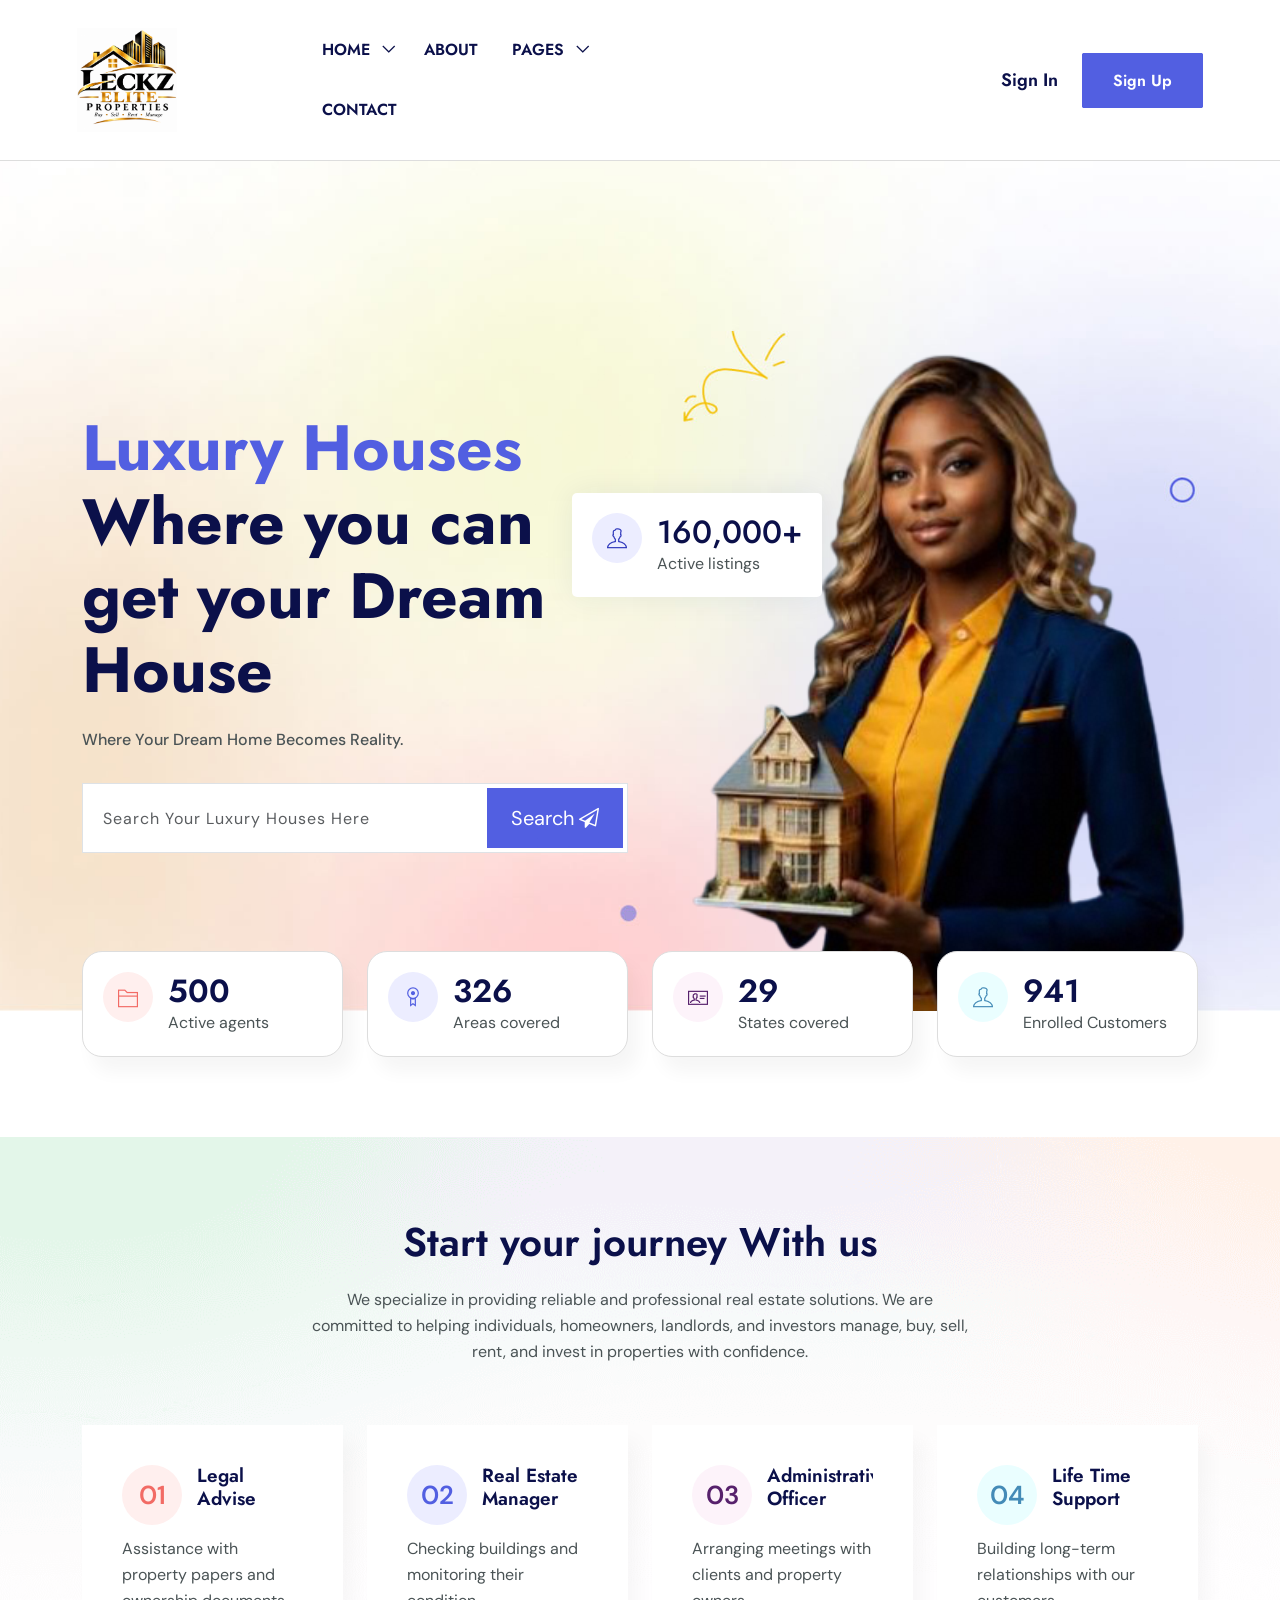
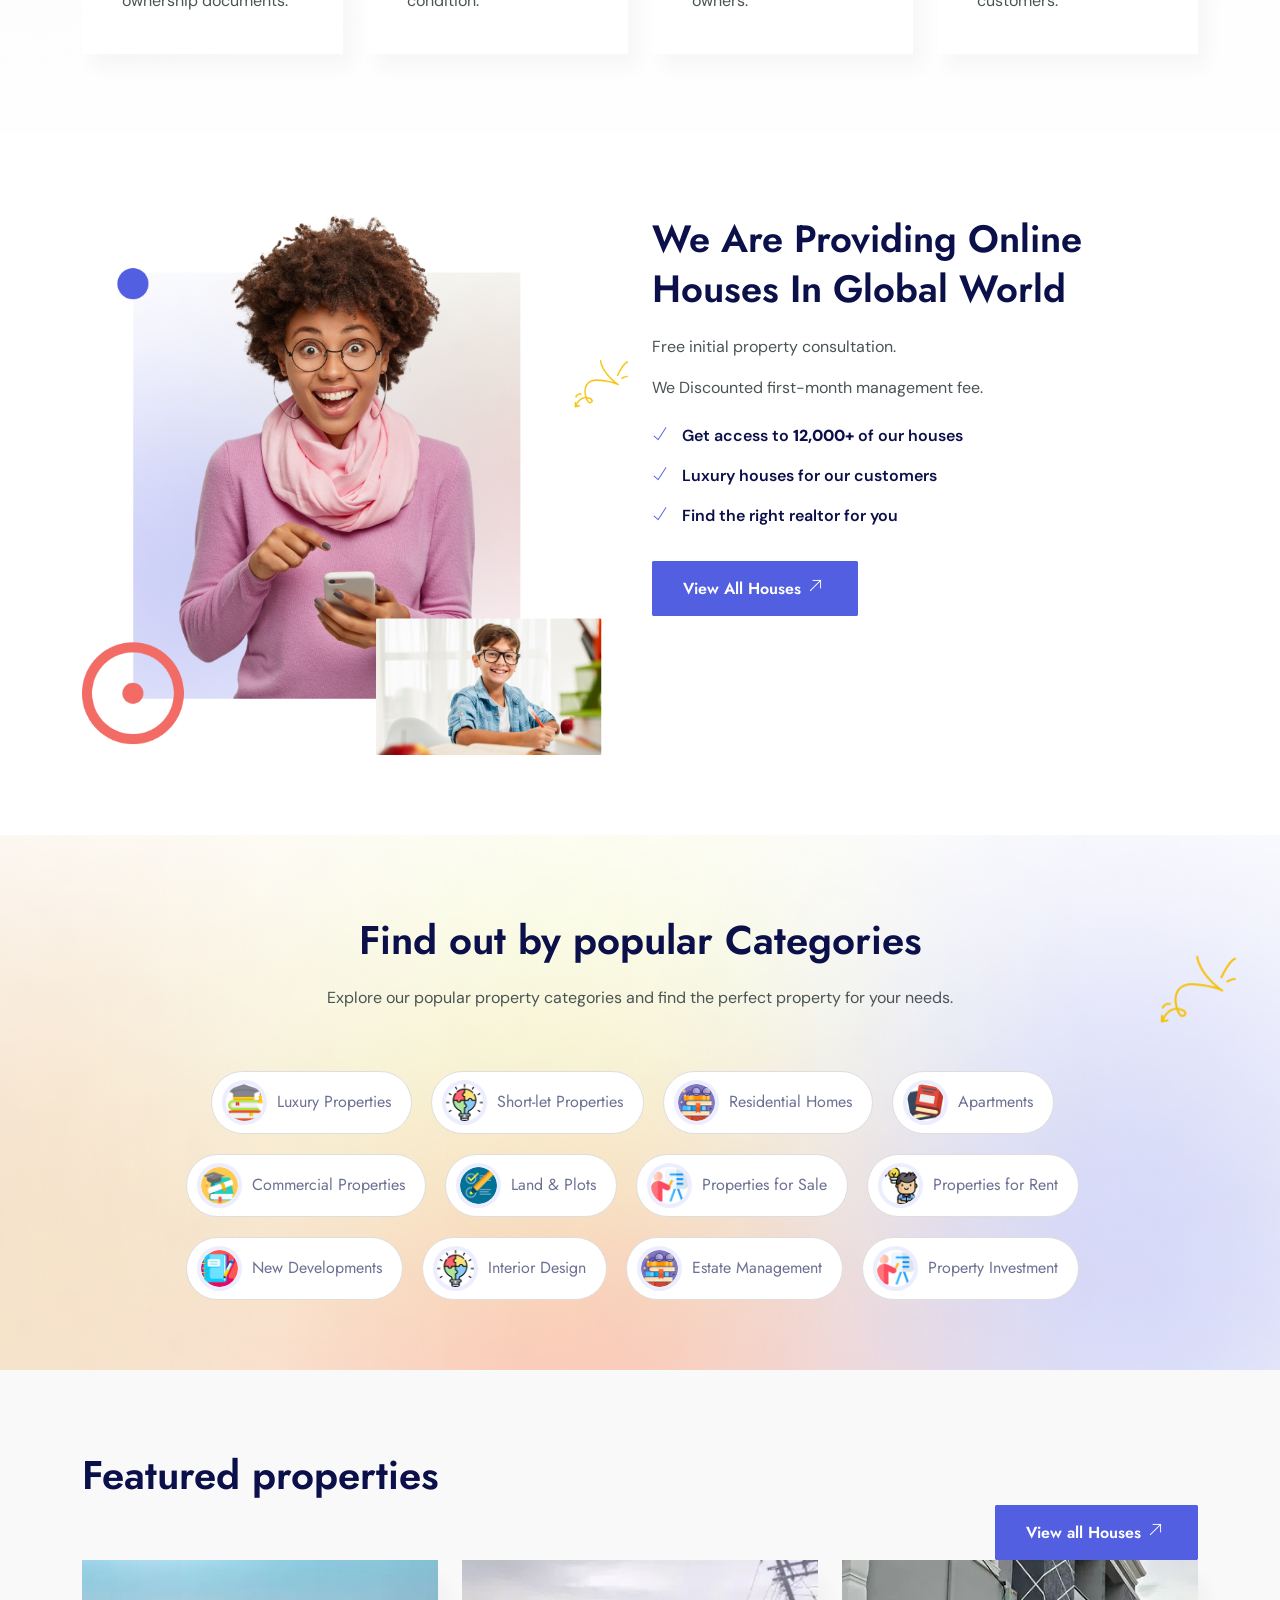
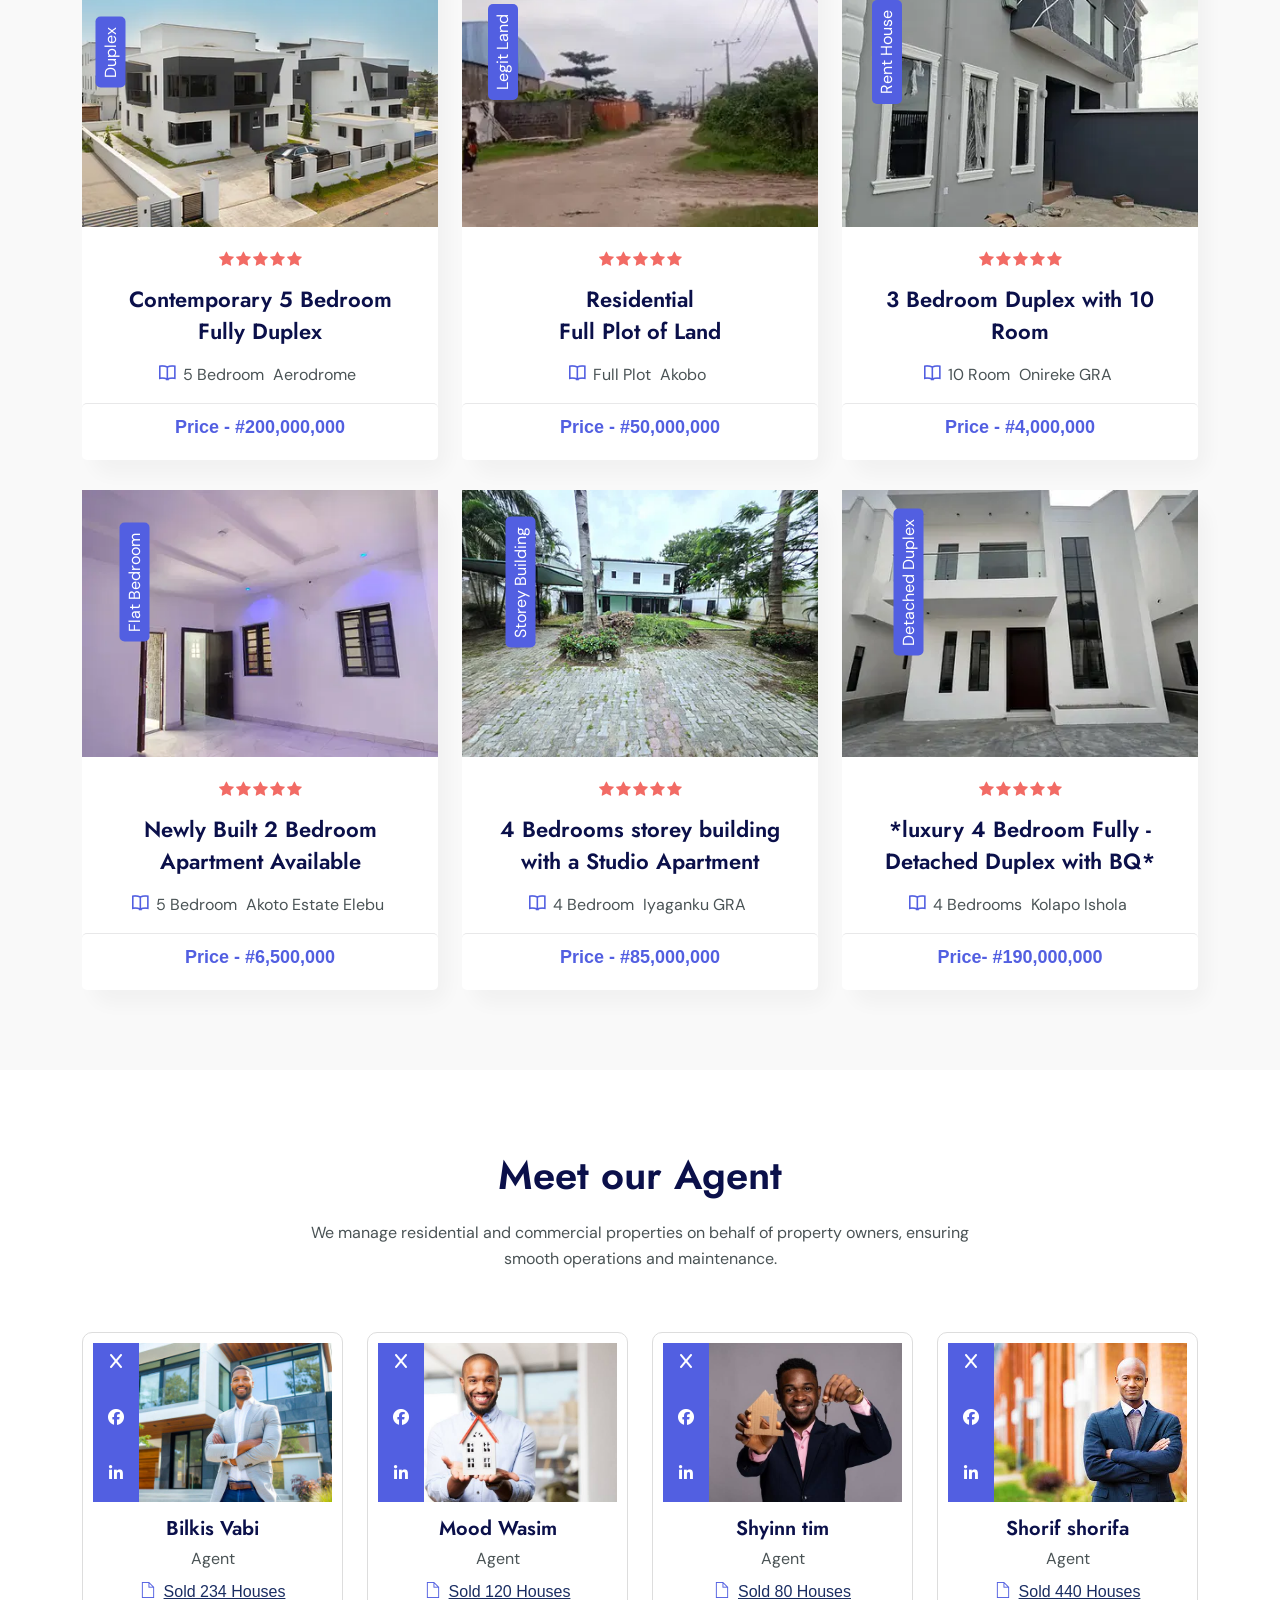
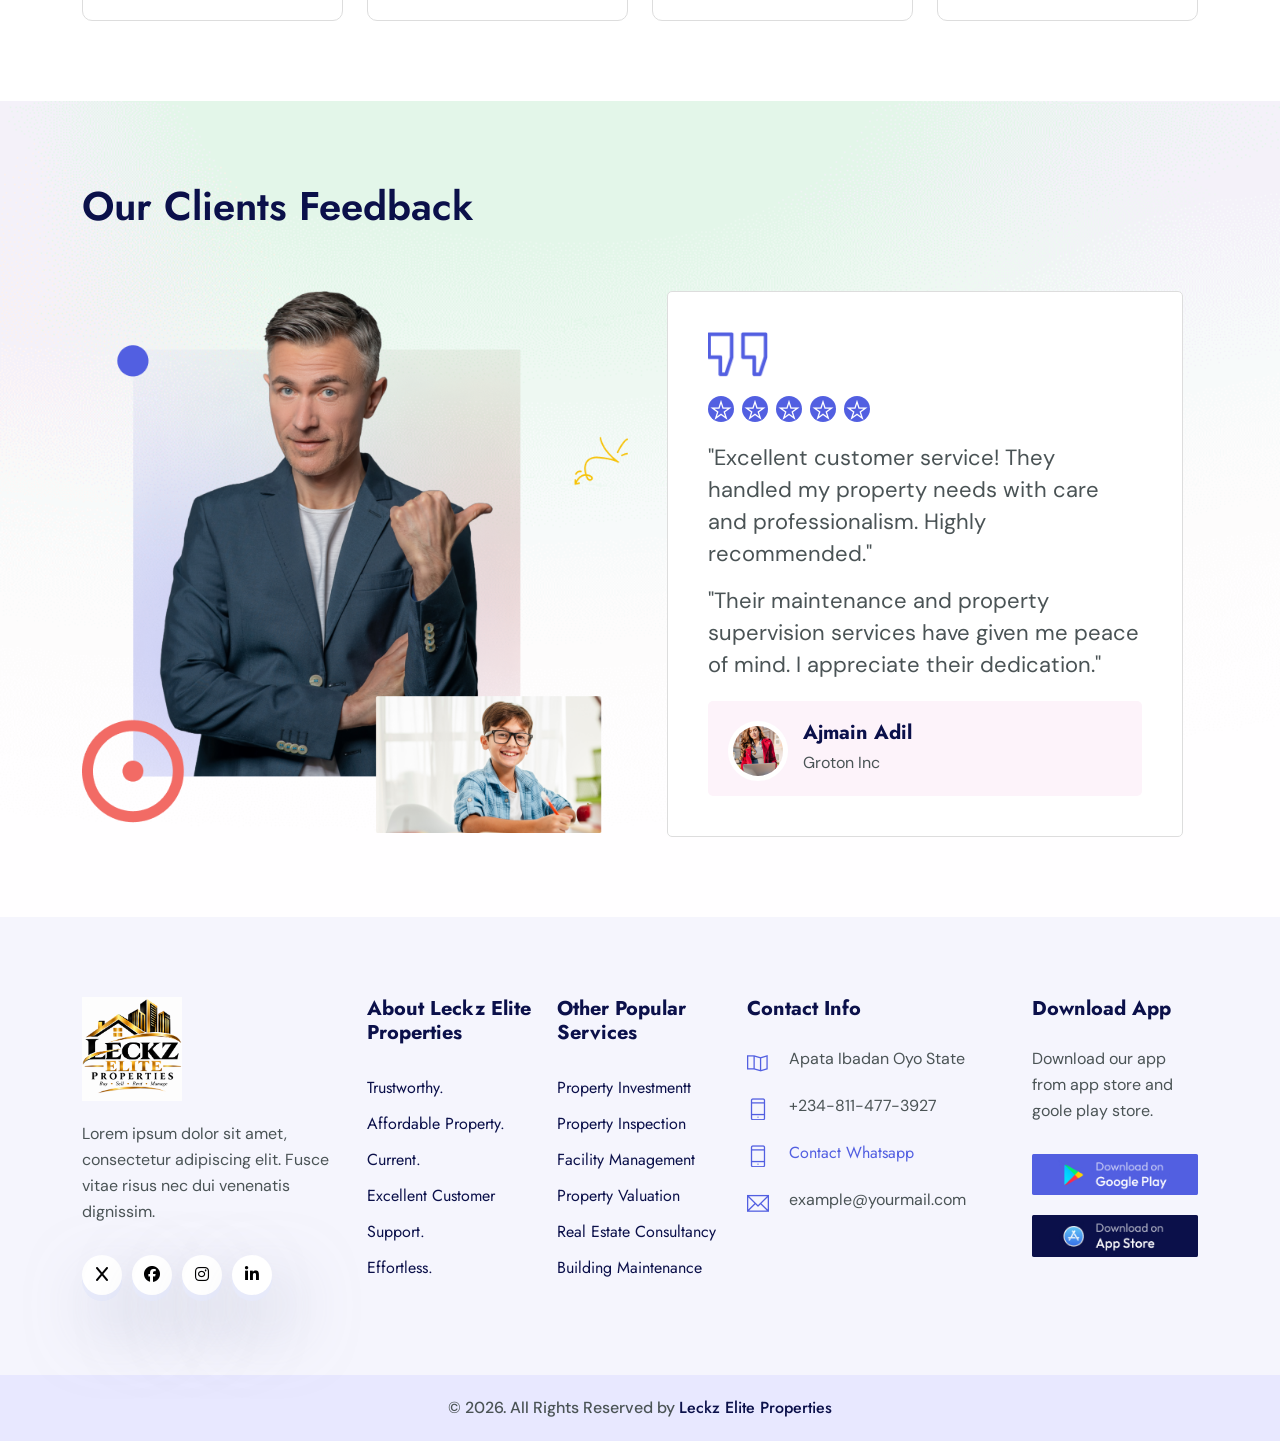
<file: index.html>
<!DOCTYPE html>
<html lang="en">

	<head>
		<!-- Meta -->
		<meta charset="utf-8">
		<meta http-equiv="X-UA-Compatible" content="IE=edge">
		<meta name="viewport" content="width=device-width, initial-scale=1, shrink-to-fit=no">
		<!-- The above 3 meta tags *must* come first in the head; any other head content must come *after* these tags -->
		<meta name="description" content="Eduleb - Education HTML Template">
		<meta name="keywords" content="agency, business, corporate, creative, html5, modern, multipurpose, One Page, parallax, startup">		
		<!-- SITE TITLE -->
		<title>Leckz Elite Properties</title>			
		<!-- Latest Bootstrap min CSS -->
		<link rel="stylesheet" href="assets/bootstrap/css/bootstrap.min.css">		
		<!-- Google Font -->
		<link href="https://fonts.googleapis.com/css2?family=DM+Sans:ital,opsz,wght@0,9..40,100..1000;1,9..40,100..1000&display=swap" rel="stylesheet">
		<link href="https://fonts.googleapis.com/css2?family=Jost:ital,wght@0,100..900;1,100..900&display=swap" rel="stylesheet">
		<!-- Font Awesome CSS -->
		<link rel="stylesheet" href="https://cdnjs.cloudflare.com/ajax/libs/font-awesome/6.5.2/css/all.min.css">
		<link rel="stylesheet" href="assets/fonts/font-awesome.min.css">
		<link rel="stylesheet" href="assets/fonts/themify-icons.css">
		<!--- owl carousel Css-->
		<link rel="stylesheet" href="assets/owlcarousel/css/owl.carousel.css">
		<link rel="stylesheet" href="assets/owlcarousel/css/owl.theme.css">	
		<!--jquery-simple-mobilemenu Css-->
        <link rel="stylesheet" href="assets/css/jquery-simple-mobilemenu.css">			
		<!-- MAGNIFIC CSS -->
		<link rel="stylesheet" href="assets/css/magnific-popup.css">		
		<!-- animate CSS -->
		<link rel="stylesheet" href="assets/css/animate.css">	
		<!-- Style CSS -->					
		<link rel="stylesheet" href="assets/css/style.css">					
		<!-- HTML5 shim and Respond.js IE8 support of HTML5 elements and media queries -->
		<!-- WARNING: Respond.js doesn't work if you view the page via file:// -->
		<!--[if lt IE 9]>
		  <script src="https://oss.maxcdn.com/html5shiv/3.7.2/html5shiv.min.js"></script>
		  <script src="https://oss.maxcdn.com/respond/1.4.2/respond.min.js"></script>
		<![endif]-->
	</head>
	
    <body data-spy="scroll" data-offset="80">

		<!-- START PRELOADER -->
		<div class="preloaders">
			<span class="loader"></span>
		</div>
		<!-- END PRELOADER -->		

		<!-- START NAVBAR -->  
		<div id="navigation" class="navbar-light bg-faded site-navigation">
			<div class="container-fluid">
				<div class="row">
					<div class="col-20 align-self-center">
						<div class="site-logo">
							<a href="index.html"><img src="assets/img/l-logo.png" alt="" class="site-img"></a>          				
						</div>
					</div><!--- END Col -->
					
					<div class="col-60 d-flex">
						<nav id="main-menu">
							<ul>
								<li class="menu-item-has-children"><a href="#">Home</a>
									<ul>										
										<li><a href="index.html">Home </a></li>
										<!-- <li><a href="index2.html">Home 02</a></li> -->
									</ul>
								</li>
								<li><a href="about.html">About</a></li>				  				  
								<!-- <li class="menu-item-has-children"><a href="course.html">Course</a> -->
									<!-- <ul>										 -->
										<!-- <li><a href="course.html">Course</a></li> -->
										<!-- <li><a href="course_details.html">Course Details</a></li> -->
									<!-- </ul> -->
								</li>								
								<li class="menu-item-has-children"><a href="#">Pages</a>
									<ul>										
										<li><a href="instructor.html">Instructor</a></li>
										<li><a href="ins_details.html">Instructor Details</a></li>
										<!-- <li><a href="pricing.html">Pricing Plan</a></li> -->
										<!-- <li><a href="faq.html">Faq Page</a></li>			 -->
										<!-- <li><a href="404.html">404</a></li>				 -->
									</ul>
								</li>							
								<!-- <li class="menu-item-has-children"><a href="blog.html">Blog</a> -->
									<ul>										
										<!-- <li><a href="blog.html">Blog</a></li> -->
										<!-- <li><a href="blog_single.html">Blog Details</a></li> -->
									</ul>
								</li>							  
								<li><a href="contact.html">Contact</a></li>
							</ul>
						</nav>
					</div><!--- END Col -->
					
					<div class="col-20 d-none d-xl-block text-end align-self-center">
						<a href="#" class="header-btn">Sign In</a>
						<a href="contact.html" class="btn_one">Sign Up</a>
					</div><!--- END Col -->
					
					<ul class="mobile_menu">						
						<li><a href="#">Home</a>
							<ul class="sub-menu">										
								<li><a href="index.html">Home</a></li>
								<!-- <li><a href="index2.html">Home 02</a></li>						 -->
							</ul>
						</li>	
						<li><a href="about.html">About</a></li>						
						<!-- <li><a href="#">Course</a> -->
							<!-- <ul class="sub-menu">										 -->
								<!-- <li><a href="course.html">Course</a></li> -->
								<!-- <li><a href="course_details.html">Course Deails</a></li>									 -->
							<!-- </ul> -->
						<!-- </li> -->
						<li><a href="#">Pages</a>
							<ul class="sub-menu">									
								<li><a href="instructor.html">Agentp</a></li>
								<li><a href="ins_details.html">Agent Details</a></li>
								<!-- <li><a href="pricing.html">Pricing Plan</a></li> -->
								<!-- <li><a href="faq.html">Faq Page</a></li>			 -->
								<!-- <li><a href="404.html">404</a></li>							 -->
							</ul>
						</li>			
						<!-- <li><a href="blog.html">Blog</a> -->
							<!-- <ul class="sub-menu">										 -->
								<!-- <li><a href="blog.html">Blog</a></li> -->
								<!-- <li><a href="blog_single.html">Blog Details</a></li> -->
							</ul>
						</li>						
						<!-- <li><a href="contact.html">Contact</a></li> -->
					</ul>			
				</div><!--- END ROW -->
			</div><!--- END CONTAINER -->
		</div> 	  
		<!-- END NAVBAR -->		







		<!-- START HOME -->
		<section class="home_bg hb_height" style="background-image: url(assets/img/bg/home-bg.jpg);  background-size:cover; background-position: center center;">
			<div class="container">
				<div class="row">
				  <div class="col-lg-6 col-sm-12 col-xs-12">
					<div class="hero-text ht_top">
						<h1><span>Luxury Houses</span> Where you can get your Dream House</h1>
						<p>Where Your Dream Home Becomes Reality.</p>
					</div>
					<div class="home_sb">
						<form action="#" class="banner_subs">
							<input type="text" class="form-control home_si" placeholder="Search your Luxury Houses here" required="required">
							<button type="button" class="subscribe__btn">Search <i class="fa fa-paper-plane-o"></i></button>
						</form>
					</div>					
				  </div><!--- END COL -->
				  <div class="col-lg-6 col-sm-12 col-xs-12">
					<div class="hero-text-img">
						<img src="assets/img/images.png" class="img-fluid lekz-img" alt="" />
						<div class="home_ps number">
							<span class="ti-user"></span>
							<h2>160,000+</h2>
							<p>Active listings</p>
						</div>
					</div>					
				  </div><!--- END COL -->						  
				</div><!--- END ROW -->
			</div><!--- END CONTAINER -->
		</section>
		<!-- END  HOME -->	












		<!-- START COUNTER -->
		<section class="count_area counter_feature display">
			<div class="container">
				<div class="row diffrence">
					<div class="col-lg-3 col-sm-6 col-xs-12">
						<div class="single-counter">
							<span class="ti-folder sc_one"></span>
							<h2 class="counter-num">500</h2>
							<p>Active agents</p>
						</div>							
					</div>
					<div class="col-lg-3 col-sm-6 col-xs-12"> 
						<div class="single-counter">
							<span class="ti-medall-alt sc_two"></span>
							<h2 class="counter-num">326</h2>
							<p>Areas covered</p> 
						</div> 
					</div><!-- END COL -->
					<div class="col-lg-3 col-sm-6 col-xs-12">
						<div class="single-counter">
							<span class="ti-id-badge sc_three"></span>
							<h2 class="counter-num">29</h2>
							<p>States covered</p>
						</div>
					</div><!-- END COL -->
					<div class="col-lg-3 col-sm-6 col-xs-12">
						<div class="single-counter">
							<span class="ti-user sc_four"></span>
							<h2 class="counter-num">941</h2>
							<p>Enrolled Customers</p>
						</div>
					</div><!-- END COL -->						
				</div><!--- END ROW -->
			</div><!--- END CONTAINER -->		
		</section>
		<!-- END COUNTER -->







	<!-- START CATEGORY -->
	<section class="top_cat__area section-padding" style="background-image: url(assets/img/bg/shape-1.png);  background-size:cover; background-position: center center;">
		<div class="container">									
			<div class="section-title text-center">
				<h2>Start your journey With us</h2>
				<p>We specialize in providing reliable and professional real estate solutions. We are committed to helping individuals, homeowners, landlords, and investors manage, buy, sell, rent, and invest in properties with confidence.</p>
			</div>						
			<div class="row">					
				<div class="col-lg-3 col-sm-6 col-xs-12 wow fadeInUp" data-wow-duration="1s" data-wow-delay="0.2s" data-wow-offset="0">
					<div class="single_tp">
						<span class="sc_one">01</span>
						<h3>Legal <br/>Advise</h3>
						<p>Assistance with property papers and ownership documents.</p>
					</div>
				</div><!-- END COL -->			
				<div class="col-lg-3 col-sm-6 col-xs-12 wow fadeInUp" data-wow-duration="1s" data-wow-delay="0.3s" data-wow-offset="0">
					<div class="single_tp">
						<span class="sc_two">02</span>
						<h3>Real Estate <br/>Manager</h3>
						<p>Checking buildings and monitoring their condition.</p>
					</div>
				</div><!-- END COL -->			
				<div class="col-lg-3 col-sm-6 col-xs-12 wow fadeInUp" data-wow-duration="1s" data-wow-delay="0.4s" data-wow-offset="0">
					<div class="single_tp">
						<span class="sc_three">03</span>
						<h3>Administrative <br/>Officer</h3>
						<p>Arranging meetings with clients and property owners.</p>
					</div>
				</div><!-- END COL -->	
				<div class="col-lg-3 col-sm-6 col-xs-12 wow fadeInUp" data-wow-duration="1s" data-wow-delay="0.4s" data-wow-offset="0">
					<div class="single_tp">
						<span class="sc_four">04</span>
						<h3>Life Time <br />Support</h3>
						<p>Building long-term relationships with our customers.</p>
					</div>
				</div><!-- END COL -->							
			</div><!-- END ROW -->
		</div><!--- END CONTAINER -->
	</section>
	<!-- END CATEGORY -->		
		
	<!-- START ABOUT US -->
	<section class="ab_area section-padding">
		<div class="container">									
			<div class="row">								
				<div class="col-lg-6 col-sm-12 col-xs-12 wow fadeInUp" data-wow-duration="1s" data-wow-delay="0.2s" data-wow-offset="0">
					<div class="ab_img">
						<img src="assets/img/about1.png" class="img-fluid" alt="image">
					</div>
				</div><!--- END COL -->						
				<div class="col-lg-6 col-sm-12 col-xs-12 wow fadeInUp" data-wow-duration="1s" data-wow-delay="0.1s" data-wow-offset="0">
					<div class="ab_content">
						<h2>We Are Providing Online Houses In Global World</h2>
						<p>Free initial property consultation.</p>
						<p>We Discounted first-month management fee.</p>
						<ul>
							<li><span class="ti-check"></span> Get access to <b>12,000+</b> of our houses</li>
							<li><span class="ti-check"></span> Luxury houses for our customers</li>
							<li><span class="ti-check"></span> Find the right realtor for you</li>
						</ul>
						<a class="btn_one" href="#">View All Houses <i class="ti-arrow-top-right"></i></a>
					</div>
				</div><!--- END COL -->							  
			</div><!--- END ROW -->
		</div><!--- END CONTAINER -->
	</section>
	<!-- END ABOUT US -->	
	
	<!-- START CATEGORY -->
	<section class="top_cat__area section-padding image" style="background-image: url(assets/img/bg/section-2.jpg);  background-size:cover; background-position: center center;">
		<div class="container">									
			<div class="section-title text-center">
				<h2>Find out by popular Categories</h2>
				<p>Explore our popular property categories and find the perfect property for your needs.</p>
			</div>						
			<div class="row">													
				<div class="col-lg-12 col-sm-12 col-xs-12 wow fadeInUp" data-wow-duration="1s" data-wow-delay="0.1s" data-wow-offset="0">
					<div class="cat_list">
						<ul>
							<li><a href="#"><img src="assets/img/e1.png" alt="category-image" /> Luxury Properties</a></li>
							<li><a href="#"><img src="assets/img/e2.png" alt="category-image" /> Short-let Properties</a></li>
							<li><a href="#"><img src="assets/img/e3.png" alt="category-image" /> Residential Homes</a></li>
							<li><a href="#"><img src="assets/img/e4.png" alt="category-image" /> Apartments</a></li>
							<li><a href="#"><img src="assets/img/e5.png" alt="category-image" /> Commercial Properties</a></li>
							<li><a href="#"><img src="assets/img/e6.png" alt="category-image" /> Land & Plots</a></li>
							<li><a href="#"><img src="assets/img/e7.png" alt="category-image" /> Properties for Sale</a></li>
							<li><a href="#"><img src="assets/img/e8.png" alt="category-image" /> Properties for Rent</a></li>
							<li><a href="#"><img src="assets/img/e9.png" alt="category-image" /> New Developments</a></li>
							<li><a href="#"><img src="assets/img/e2.png" alt="category-image" /> Interior Design</a></li>
							<li><a href="#"><img src="assets/img/e3.png" alt="category-image" /> Estate Management</a></li>	
							<li><a href="#"><img src="assets/img/e7.png" alt="category-image" /> Property Investment</a></li>							
						</ul>
					</div>
				</div><!--- END COL -->							  
			</div><!--- END ROW -->
		</div><!--- END CONTAINER -->
	</section>
	<!-- END CATEGORY -->			

		<!-- START COURSE -->
		<section class="home_course section-padding">
			<div class="container">
				<div class="row">
					<div class="col-lg-8 col-sm-6 col-xs-12">
						<div class="section-title">
							<h2>Featured properties</h2>
						</div>					
					</div><!--- END COL -->
					<div class="col-lg-4 col-sm-6 col-xs-12">
						<div class="cour_btn">
							<a href="#" class="btn_one">View all Houses <i class="ti-arrow-top-right"></i></a>
						</div>
					</div><!--- END COL -->
				</div><!--- END ROW -->				
				<div class="row">
					<div class="col-lg-4 col-sm-6 col-xs-12">
						<div class="single_course">
							<div class="single_c_img">
								<img src="assets/img/house-1.webp" class="img-fluid" alt="course-image" />
								<span>Duplex</span>
							</div>
							<i class="fa fa-star"></i><i class="fa fa-star"></i><i class="fa fa-star"></i><i class="fa fa-star"></i><i class="fa fa-star"></i>
							<h4><a href="#">Contemporary 5 Bedroom Fully  Duplex</a></h4>
							<p><span class="ti-book"> </span> 5 Bedroom</p>
							<p><span class="ti-location"> </span>Aerodrome</p>
							<div class="price">Price - #200,000,000</div>
						</div>
					</div><!-- END COL -->
					<div class="col-lg-4 col-sm-6 col-xs-12">
						<div class="single_course">
							<div class="single_c_img">
								<img src="assets/img/house-2.webp" class="img-fluid" alt="course-image" />
								<span>Legit Land</span>
							</div>
							<i class="fa fa-star"></i><i class="fa fa-star"></i><i class="fa fa-star"></i><i class="fa fa-star"></i><i class="fa fa-star"></i>
							<h4><a href="#">Residential  <br/>Full Plot of Land</a></h4>
							<p><span class="ti-book"> </span> Full Plot</p>
							<p><span class="ti-location"> </span>Akobo</p>
							<div class="price">Price - #50,000,000</div>
						</div>
					</div><!-- END COL -->
					<div class="col-lg-4 col-sm-6 col-xs-12">
						<div class="single_course">
							<div class="single_c_img">
								<img src="assets/img/house-3.webp" class="img-fluid" alt="course-image" />
								<span>Rent House</span>
							</div>
							<i class="fa fa-star"></i><i class="fa fa-star"></i><i class="fa fa-star"></i><i class="fa fa-star"></i><i class="fa fa-star"></i>
							<h4><a href="#">3 Bedroom Duplex with 10 Room </a></h4>
							<p><span class="ti-book"> </span>10 Room</p>
							<p><span class="ti-location"> </span>Onireke GRA</p>
							<div class="price">Price - #4,000,000</div>
						</div>
					</div><!-- END COL -->
					<div class="col-lg-4 col-sm-6 col-xs-12">

						<div class="single_course">
							<div class="single_c_img">
								<img src="assets/img/house-4.webp" class="img-fluid" alt="course-image" />
								<span>Flat Bedroom</span>
							</div>
							<i class="fa fa-star"></i><i class="fa fa-star"></i><i class="fa fa-star"></i><i class="fa fa-star"></i><i class="fa fa-star"></i>
							<h4><a href="#">Newly Built 2 Bedroom Apartment Available</a></h4>
							<p><span class="ti-book"> </span> 5 Bedroom</p>
							<p><span class="ti-location"> </span>Akoto Estate Elebu</p>
							<div class="price">Price - #6,500,000</div>
						</div>
					</div><!-- END COL -->
					<div class="col-lg-4 col-sm-6 col-xs-12">
						<div class="single_course">
							<div class="single_c_img">
								<img src="assets/img/house-5.webp" class="img-fluid" alt="course-image" />
								<span>Storey Building</span>
							</div>
							<i class="fa fa-star"></i><i class="fa fa-star"></i><i class="fa fa-star"></i><i class="fa fa-star"></i><i class="fa fa-star"></i>
							<h4><a href="#">4 Bedrooms storey building with a Studio Apartment</a></h4>
							<p><span class="ti-book"> </span> 4 Bedroom</p>
							<p><span class="ti-location"> </span>Iyaganku GRA</p>
							<div class="price">Price - #85,000,000</div>
						</div>
					</div><!-- END COL -->
					<div class="col-lg-4 col-sm-6 col-xs-12">
						<div class="single_course">
							<div class="single_c_img">
								<img src="assets/img/house-6.webp" class="img-fluid" alt="course-image" />
								<span>Detached Duplex</span>
							</div>
							<i class="fa fa-star"></i><i class="fa fa-star"></i><i class="fa fa-star"></i><i class="fa fa-star"></i><i class="fa fa-star"></i>
							<h4><a href="#">*luxury 4 Bedroom Fully -Detached Duplex with BQ*</a></h4>
							<p><span class="ti-book"> </span> 4 Bedrooms</p>
							<p><span class="ti-location"> </span>Kolapo Ishola</p>
							<div class="price">Price- #190,000,000</div>
						</div>
					</div><!-- END COL -->						
				</div><!--- END ROW -->
			</div><!--- END CONTAINER -->		
		</section>
		<!-- END COURSE -->	
		
		<!-- START COMPANY PARTNER LOGO  -->
		<!-- <div class="partner-logo section-padding"> -->
			<!-- <div class="container"> -->
				<!-- <div class="row part_bg">
					<div class="col-lg-4 col-sm-4 col-xs-12">
						<div class="partner_title">
							<h3>Helping <span>86,000+</span> global companies take the gloves off </h3>
						</div>					
					</div><!-- END COL  -->
					<!-- <div class="col-lg-8 col-sm-8 col-xs-12 text-center"> -->
						<!-- <div class="partner"> -->
							<!-- <a href="#"><img src="assets/img/clients/1.png" alt="image"></a> -->
							<!-- <a href="#"><img src="assets/img/clients/2.png" alt="image"></a> -->
							<!-- <a href="#"><img src="assets/img/clients/3.png" alt="image"></a> -->
							<!-- <a href="#"><img src="assets/img/clients/4.png" alt="image"></a> -->
							<!-- <a href="#"><img src="assets/img/clients/5.png" alt="image"></a> -->
							<!-- <a href="#"><img src="assets/img/clients/2.png" alt="image"></a> -->
				 			<!-- <a href="#"><img src="assets/img/clients/1.png" alt="image"></a> -->
							<!-- <a href="#"><img src="assets/img/clients/3.png" alt="image"></a> -->
							<!-- <a href="#"><img src="assets/img/clients/4.png" alt="image"></a> -->
						<!-- </div> -->
					<!-- </div><!-- END COL  --> 
				<!-- </div><!--END  ROW  -->
			<!-- </div><!-- END CONTAINER  --> 
		<!-- </div> -->
		<!-- END COMPANY PARTNER LOGO	 -->

		<!-- START VIDEO -->
		<!-- <section class="vid_area section-padding"> -->
			<!-- <div class="container">																 -->
				<!-- <div class="row"> -->
					<!-- <div class="col-lg-12 vp_top wow fadeInUDown" data-wow-duration="1s" data-wow-delay="0.2s" data-wow-offset="0"> -->
						<!-- <div class="video-area" style="background-image: url(assets/img/bg/video.jpg);  background-size:cover; background-position: center center;"> -->
							<!-- <a href="https://www.youtube.com/watch?v=RXv_uIN6e-Y" class="magnific_popup video-button"><i class="fa fa-play"></i></a> -->
						<!-- </div> -->
					<!-- </div><!--- END COL -->	 
				<!-- </div><!--- END ROW --> 
			<!-- </div><!--- END CONTAINER -->
		<!-- </section> -->
		<!-- END VIDEO -->			
		
		<!-- START TEAM -->
		<section class="team_area section-padding">
			<div class="container">									
				<div class="section-title text-center">
					<h2>Meet our Agent</h2>
					<p>We manage residential and commercial properties on behalf of property owners, ensuring smooth operations and maintenance.</p>
				</div>						
				<div class="row">													
					<div class="col-lg-3 col-sm-6 col-xs-12 wow fadeInUp" data-wow-duration="1s" data-wow-delay="0.1s" data-wow-offset="0">
						<div class="our-team">
							<div class="team-content">
								<a href="#"><img src="assets/img/images-2.jpeg" alt=""></a>
								<ul class="social-links">
									<li><a href="#"><i class="fa-solid fa-x"></i></a></li>
									<li><a href="#"><i class="fa-brands fa-facebook-f"></i></a></li>
									<li><a href="#"><i class="fa-brands fa-linkedin-in"></i></a></li>
								</ul>
							</div>
							<div class="team-prof">
								<h3>Bilkis Vabi</h3>
								<span>Agent</span>
							</div>
							<div class="sth_det2">
								<span class="ti-file"> <u>Sold 234 Houses</u></span>
								<!-- <span class="ti-user"> <u>27 Student</u></span> -->
							</div>									
						</div>
					</div><!--- END COL -->										
					<div class="col-lg-3 col-sm-6 col-xs-12 wow fadeInUp" data-wow-duration="1s" data-wow-delay="0.1s" data-wow-offset="0">
						<div class="our-team">
							<div class="team-content">
								<a href="#"><img src="assets/img/images.jpeg" alt=""></a>
								<ul class="social-links">
									<li><a href="#"><i class="fa-solid fa-x"></i></a></li>
									<li><a href="#"><i class="fa-brands fa-facebook-f"></i></a></li>
									<li><a href="#"><i class="fa-brands fa-linkedin-in"></i></a></li>
								</ul>
							</div>
							<div class="team-prof">
								<h3>Mood Wasim</h3>
								<span>Agent</span>
							</div>
							<div class="sth_det2">
								<span class="ti-file"> <u>Sold 120 Houses</u></span>
								<!-- <span class="ti-user"> <u>41 Student</u></span> -->
							</div>							
						</div>
					</div><!--- END COL -->										
					<div class="col-lg-3 col-sm-6 col-xs-12 wow fadeInUp" data-wow-duration="1s" data-wow-delay="0.1s" data-wow-offset="0">
						<div class="our-team">
							<div class="team-content">
								<a href="#"><img src="assets/img/images-3.jpeg" alt=""></a>
								<ul class="social-links">
									<li><a href="#"><i class="fa-solid fa-x"></i></a></li>
									<li><a href="#"><i class="fa-brands fa-facebook-f"></i></a></li>
									<li><a href="#"><i class="fa-brands fa-linkedin-in"></i></a></li>
								</ul>
							</div>
							<div class="team-prof">
								<h3>Shyinn tim</h3>
								<span>Agent</span>
							</div>
							<div class="sth_det2">
								<span class="ti-file"> <u>Sold 80 Houses</u></span>
								<!-- <span class="ti-user"> <u>31 Student</u></span> -->
							</div>
						</div>
					</div><!--- END COL -->										
					<div class="col-lg-3 col-sm-6 col-xs-12 wow fadeInUp" data-wow-duration="1s" data-wow-delay="0.1s" data-wow-offset="0">
						<div class="our-team">
							<div class="team-content">
								<a href="#"><img src="assets/img/images-9.jpeg" alt=""></a>
								<ul class="social-links">
									<li><a href="#"><i class="fa-solid fa-x"></i></a></li>
									<li><a href="#"><i class="fa-brands fa-facebook-f"></i></a></li>
									<li><a href="#"><i class="fa-brands fa-linkedin-in"></i></a></li>
								</ul>
							</div>
							<div class="team-prof">
								<h3>Shorif shorifa</h3>
								<span>Agent</span>
							</div>
							<div class="sth_det2">
								<span class="ti-file"> <u>Sold 440 Houses</u></span>
								<!-- <span class="ti-user"> <u>24 Student</u></span> -->
							</div>
						</div>
					</div><!--- END COL -->							  
				</div><!--- END ROW -->
			</div><!--- END CONTAINER -->
		</section>
		<!-- END TEAM -->	

	<!-- START PROMO -->
	<!-- <section class="ab_area section-padding"> -->
		<!-- <div class="container">									 -->
			<!-- <div class="row">													 -->
				<!-- <div class="col-lg-6 col-sm-12 col-xs-12 wow fadeInUp" data-wow-duration="1s" data-wow-delay="0.1s" data-wow-offset="0"> -->
					<!-- <div class="ab_content"> -->
						<!-- <h2>Why Choose Us For Your Online Education Courses</h2> -->
						<!-- <p>We offer a brand new approach to the most basic learning paradigms. Choose from a wide range of learning options and gain new skills! Our school is know.</p> -->
						<!-- <p>We offer a brand new approach to the most basic learning paradigms. Choose from a wide range of learning options and gain new skills! Our school is know.</p> -->
						<!-- <ul> -->
							<!-- <li><span class="ti-check"></span> Get access to <b>12,000+</b> of our top courses</li> -->
							<!-- <li><span class="ti-check"></span> Popular topic to learn now in our online courses for student</li> -->
							<!-- <li><span class="ti-check"></span> Find the right instructor for you</li> -->
						<!-- </ul> -->
						<!-- <a class="btn_one" href="course.html">View All Courses <i class="ti-arrow-top-right"></i></a> -->
					<!-- </div> -->
				<!-- </div><!--- END COL	 --> 
				<!-- <div class="col-lg-6 col-sm-12 col-xs-12 wow fadeInUp" data-wow-duration="1s" data-wow-delay="0.2s" data-wow-offset="0"> -->
					<!-- <div class="ab_img"> -->
						<!-- <img src="assets/img/about3.png" class="img-fluid" alt="image"> -->
						<!-- <div class="home_ps2"> -->
							<!-- <span class="ti-book"></span> -->
							<!-- <h2>3300+</h2> -->
							<!-- <p>Online Course</p> -->
						<!-- </div> -->
					<!-- </div> -->
				<!-- </div><!--- END COL -->					 
			<!-- </div><!--- END ROW -->
		<!-- </div><!--- END CONTAINER --> 
	<!-- </section> -->
	<!-- END PROMO -->			

		<!-- START TESTIMONIALS -->
		<section class="testi_area section-padding">
			<div class="container">
				<div class="section-title">
					<h2>Our Clients Feedback</h2>
				</div>						
				<div class="row">
					<div class="col-lg-6 col-sm-12 col-xs-12">
						<div class="ab_img">
							<img src="assets/img/review.png" class="img-fluid" alt="image">
						</div>					
					</div><!-- END COL -->						
					<div class="col-lg-6 col-sm-12 col-xs-12">
						<div id="testimonial-slider" class="owl-carousel">
							<div class="testimonial">
								<img src="assets/img/quote.png" alt="" />
								<div class="testimonial_content">													
									<i class="ti-star"></i>
									<i class="ti-star"></i>
									<i class="ti-star"></i>
									<i class="ti-star"></i>
									<i class="ti-star"></i>
									<p>"Excellent customer service! They handled my property needs with care and professionalism. Highly recommended."</p>
									<p>"Their maintenance and property supervision services have given me peace of mind. I appreciate their dedication."</p>
								</div>
								<div class="testi_pic_title">
									<img src="assets/img/testimonial/1.png" alt="">
									<h4>Ajmain Adil</h4>
									<p>Groton Inc</p>
								</div>
							</div><!-- END TESTIMONIAL -->
							<div class="testimonial">
							<img src="assets/img/quote.png" alt="" />
								<div class="testimonial_content">													
									<i class="ti-star"></i>
									<i class="ti-star"></i>
									<i class="ti-star"></i>
									<i class="ti-star"></i>
									<i class="ti-star"></i>
									<p>Aqestic optio amet a ququam saepe aliquid voluate dicta fuga dolor saerror sed earum a magni soluta quam minus dolor dolor sed earum a magni soluta autem dolor error error sit quam minus sint rem a rerum dolobus veritatis delectus.</p>
								</div>
								<div class="testi_pic_title">
									<img src="assets/img/testimonial/2.png" alt="">
									<h4>Sharukh Khan</h4>
									<p>Red Chili Inc</p>
								</div>
							</div><!-- END TESTIMONIAL -->
							<div class="testimonial">
								<img src="assets/img/quote.png" alt="" />
								<div class="testimonial_content">													
									<i class="ti-star"></i>
									<i class="ti-star"></i>
									<i class="ti-star"></i>
									<i class="ti-star"></i>
									<i class="ti-star"></i>
									<p>Aqestic optio amet a ququam saepe aliquid voluate dicta fuga dolor saerror sed earum a magni soluta quam minus dolor dolor sed earum a magni soluta autem dolor error error sit quam minus sint rem a rerum dolobus veritatis delectus.</p>
								</div>
								<div class="testi_pic_title">
									<img src="assets/img/testimonial/3.png" alt="">
									<h4>Anushka sharma</h4>
									<p>Naika Company</p>
								</div>
							</div><!-- END TESTIMONIAL -->
							<div class="testimonial">
								<img src="assets/img/quote.png" alt="" />
								<div class="testimonial_content">													
									<i class="ti-star"></i>
									<i class="ti-star"></i>
									<i class="ti-star"></i>
									<i class="ti-star"></i>
									<i class="ti-star"></i>
									<p>Aqestic optio amet a ququam saepe aliquid voluate dicta fuga dolor saerror sed earum a magni soluta quam minus dolor dolor sed earum a magni soluta autem dolor error error sit quam minus sint rem a rerum dolobus veritatis delectus.</p>
								</div>
								<div class="testi_pic_title">
									<img src="assets/img/testimonial/4.png" alt="">
									<h4>Ajmain Adil</h4>
									<p>Groton Inc</p>
								</div>
							</div><!-- END TESTIMONIAL -->
							<div class="testimonial">
								<img src="assets/img/quote.png" alt="" />
								<div class="testimonial_content">													
									<i class="ti-star"></i>
									<i class="ti-star"></i>
									<i class="ti-star"></i>
									<i class="ti-star"></i>
									<i class="ti-star"></i>
									<p>Aqestic optio amet a ququam saepe aliquid voluate dicta fuga dolor saerror sed earum a magni soluta quam minus dolor dolor sed earum a magni soluta autem dolor error error sit quam minus sint rem a rerum dolobus veritatis delectus.</p>
								</div>
								<div class="testi_pic_title">
									<img src="assets/img/testimonial/5.png" alt="">
									<h4>Ajmain Adil</h4>
									<p>Groton Inc</p>
								</div>
							</div><!-- END TESTIMONIAL -->
						</div><!-- END TESTIMONIAL SLIDER -->
					</div><!-- END COL -->		
				</div><!--- END ROW -->
			</div><!--- END CONTAINER -->		
		</section>
		<!-- END TESTINUNIALS -->

		<!-- START BLOG -->
		<!-- <section id="blog" class="blog_area section-padding"> -->
			<!-- <div class="container"> -->
				<!-- <div class="section-title text-center"> -->
					<!-- <h2>Latest Blog & news</h2> -->
					<!-- <p>We offer a brand new approach to the most basic learning paradigms. Choose from a wide range of learning options and gain new skills! Our school is know.</p> -->
				<!-- </div>	 -->
				<!-- <div class="row">		 -->
					<!-- <div class="col-lg-4 col-sm-4 col-xs-12 wow fadeInUp" data-wow-duration="1s" data-wow-delay="0.1s" data-wow-offset="0"> -->
						<!-- <div class="single_blog"> -->
							<!-- <img src="assets/img/blog/1.jpg" class="img-fluid" alt="image" /> -->
							<!-- <div class="content_box"> -->
								<!-- <span>May 10, 2024 | <a href="blog.html">Education</a></span> -->
								<!-- <h2><a href="blog.html">Professional Mobile Painting and Sculpting</a></h2> -->
								<!-- <a class="btn_one" href="blog.html">Read More <i class="ti-arrow-top-right"></i></a> -->
							<!-- </div> -->
						<!-- </div> -->
					<!-- </div><!-- END COL-->				 
					<!-- <div class="col-lg-4 col-sm-4 col-xs-12 wow fadeInUp" data-wow-duration="1s" data-wow-delay="0.1s" data-wow-offset="0"> -->
						<!-- <div class="single_blog"> -->
							<!-- <img src="assets/img/blog/2.jpg" class="img-fluid" alt="image" /> -->
							<!-- <div class="content_box"> -->
								<!-- <span>May 16, 2024 | <a href="blog.html">Education</a></span> -->
								<!-- <h2><a href="blog.html">Professional Ceramic Moulding for Beginner</a></h2> -->
								<!-- <a class="btn_one" href="blog.html">Read More <i class="ti-arrow-top-right"></i></a>							 -->
							<!-- </div> -->
						<!-- </div> -->
					<!-- </div><!-- END COL--> 
					<!-- <div class="col-lg-4 col-sm-4 col-xs-12 wow fadeInUp" data-wow-duration="1s" data-wow-delay="0.3s" data-wow-offset="0"> -->
						<!-- <div class="single_blog"> -->
							<!-- <img src="assets/img/blog/3.jpg" class="img-fluid" alt="image" /> -->
							<!-- <div class="content_box"> -->
								<!-- <span>May 18, 2024 | <a href="blog.html">Programing</a></span> -->
								<!-- <h2><a href="blog.html">Education Is About Create Leaders For Tomorrow </a></h2> -->
								<!-- <a class="btn_one" href="blog.html">Read More <i class="ti-arrow-top-right"></i></a> -->
							<!-- </div> -->
						<!-- </div> -->
					<!-- </div><!-- END COL-->						 
				<!-- </div><!-- / END ROW --> 
			<!-- </div><!-- END CONTAINER  -->
		<!-- </section>	 -->
		<!-- END BLOG -->	
		
		<!-- START FOOTER -->
		<div class="footer section-padding">
			<div class="container">				
				<div class="row">						
					<div class="col-lg-3 col-sm-6 col-xs-12">
						<div class="single_footer">
							<a href="index.html"><img src="assets/img/l-logo.png" alt="" class="pic-logo"ss></a>         
							<p>Lorem ipsum dolor sit amet, consectetur adipiscing elit. Fusce vitae risus nec dui venenatis dignissim.</p>
							<div class="social_profile">
								<ul>
									<li><a class="f_facebook" href="facebook"><i class="fa-solid fa-x"></i></a></li>
									<li><a class="f_twitter" href="twitter"><i class="fa-brands fa-facebook-f"></i></a></li>
									<li><a class="f_instagram"href="instagram"><i class="fa-brands fa-instagram"></i></a></li>
									<li><a class="f_linkedin" href="linkedin"><i class="fa-brands fa-linkedin-in"></i></a></li>
								</ul>
							</div>
						</div>			
					</div><!--- END COL -->						
					<div class="col-lg-2 col-sm-6 col-xs-12">
						<div class="single_footer">
							<h4>About Leckz Elite Properties</h4>
							<ul>
								<li><a href="#">Trustworthy.</a></li>
								<li><a href="#">Affordable property.</a></li>
								<li><a href="#">Current.</a></li>
								<li><a href="#">Excellent customer support.</a></li>
								<li><a href="#">Effortless.</a></li>
								<!-- <li><a href="#">A stress-free real estate experience.</a></li> -->
							</ul>
						</div>
					</div><!--- END COL -->	
					<div class="col-lg-2 col-sm-6 col-xs-12">
						<div class="single_footer">
							<h4>Other Popular Services </h4>
							<ul>
								<li><a href="#">Property Investmentt</a></li>
								<li><a href="#">Property Inspection</a></li>
								<li><a href="#">Facility Management</a></li>
								<li><a href="#">Property Valuation</a></li>
								<li><a href="#">Real Estate Consultancy</a></li>						
								<li><a href="#">Building Maintenance</a></li>						
							</ul>
						</div>
					</div><!--- END COL -->
					<div class="col-lg-3 col-sm-6 col-xs-12">
						<div class="single_footer">
							<h4>Contact Info</h4>
							<div class="sf_contact">
								<span class="ti-map"></span>
								<p>Apata Ibadan Oyo State</p>
							</div>
							<div class="sf_contact">
								<span class="ti-mobile"></span>
								<p>+234-811-477-3927</p>
							</div>
							<div class="sf_contact">
								<span class="ti-mobile"></span>
								<p><a href="tel:+88457845695">Contact Whatsapp</a></p>
							</div>
							<div class="sf_contact">
								<span class="ti-email"></span>
								<p>example@yourmail.com</p>
							</div>
						</div>
					</div><!--- END COL -->						
					<div class="col-lg-2 col-sm-6 col-xs-12">
						<div class="single_footer">
							<h4>Download App</h4>
							<p>Download our app from app store and goole play store.</p>
							<a href="index.html"><img src="assets/img/google-play.jpg" class="foot_img" alt=""></a>  
							<a href="index.html"><img src="assets/img/app-store.jpg" class="foot_img" alt=""></a>  
						</div>
					</div><!--- END COL -->	
				</div><!--- END ROW -->					
			</div><!--- END CONTAINER -->
		</div>
		<!-- END FOOTER -->	

		<!-- START FOOTER COPYRIGHT -->	
		<div class="foot_copy">
			<div class="footer_copyright">
				<p>&copy; 2026. All Rights Reserved by <a href="https://leckzeliteproperties.com/">Leckz Elite Properties</a></p>
			</div>	
		</div>
		<!-- END FOOTER COPYRIGHT -->	
	
	<!-- Latest jQuery -->
		<script src="assets/js/jquery-1.12.4.min.js"></script>
	<!-- Latest compiled and minified Bootstrap -->
		<script src="assets/bootstrap/js/bootstrap.min.js"></script>
	<!-- modernizer JS -->		
		<script src="assets/js/modernizr-2.8.3.min.js"></script>	
	<!-- jquery-simple-mobilemenu.min -->
		<script src="assets/js/jquery-simple-mobilemenu.js"></script>		
	<!-- owl-carousel min js  -->
		<script src="assets/owlcarousel/js/owl.carousel.min.js"></script>					
	<!-- magnific-popup js -->               
		<script src="assets/js/jquery.magnific-popup.min.js"></script>						
	<!-- countTo js -->
		<script src="assets/js/jquery.inview.min.js"></script>								
	<!-- scrolltopcontrol js -->
		<script src="assets/js/scrolltopcontrol.js"></script>			
	<!-- WOW - Reveal Animations When You Scroll -->
		<script src="assets/js/wow.min.js"></script>				
	<!-- scripts js -->
		<script src="assets/js/scripts.js"></script>
    </body>
</html>
</file>
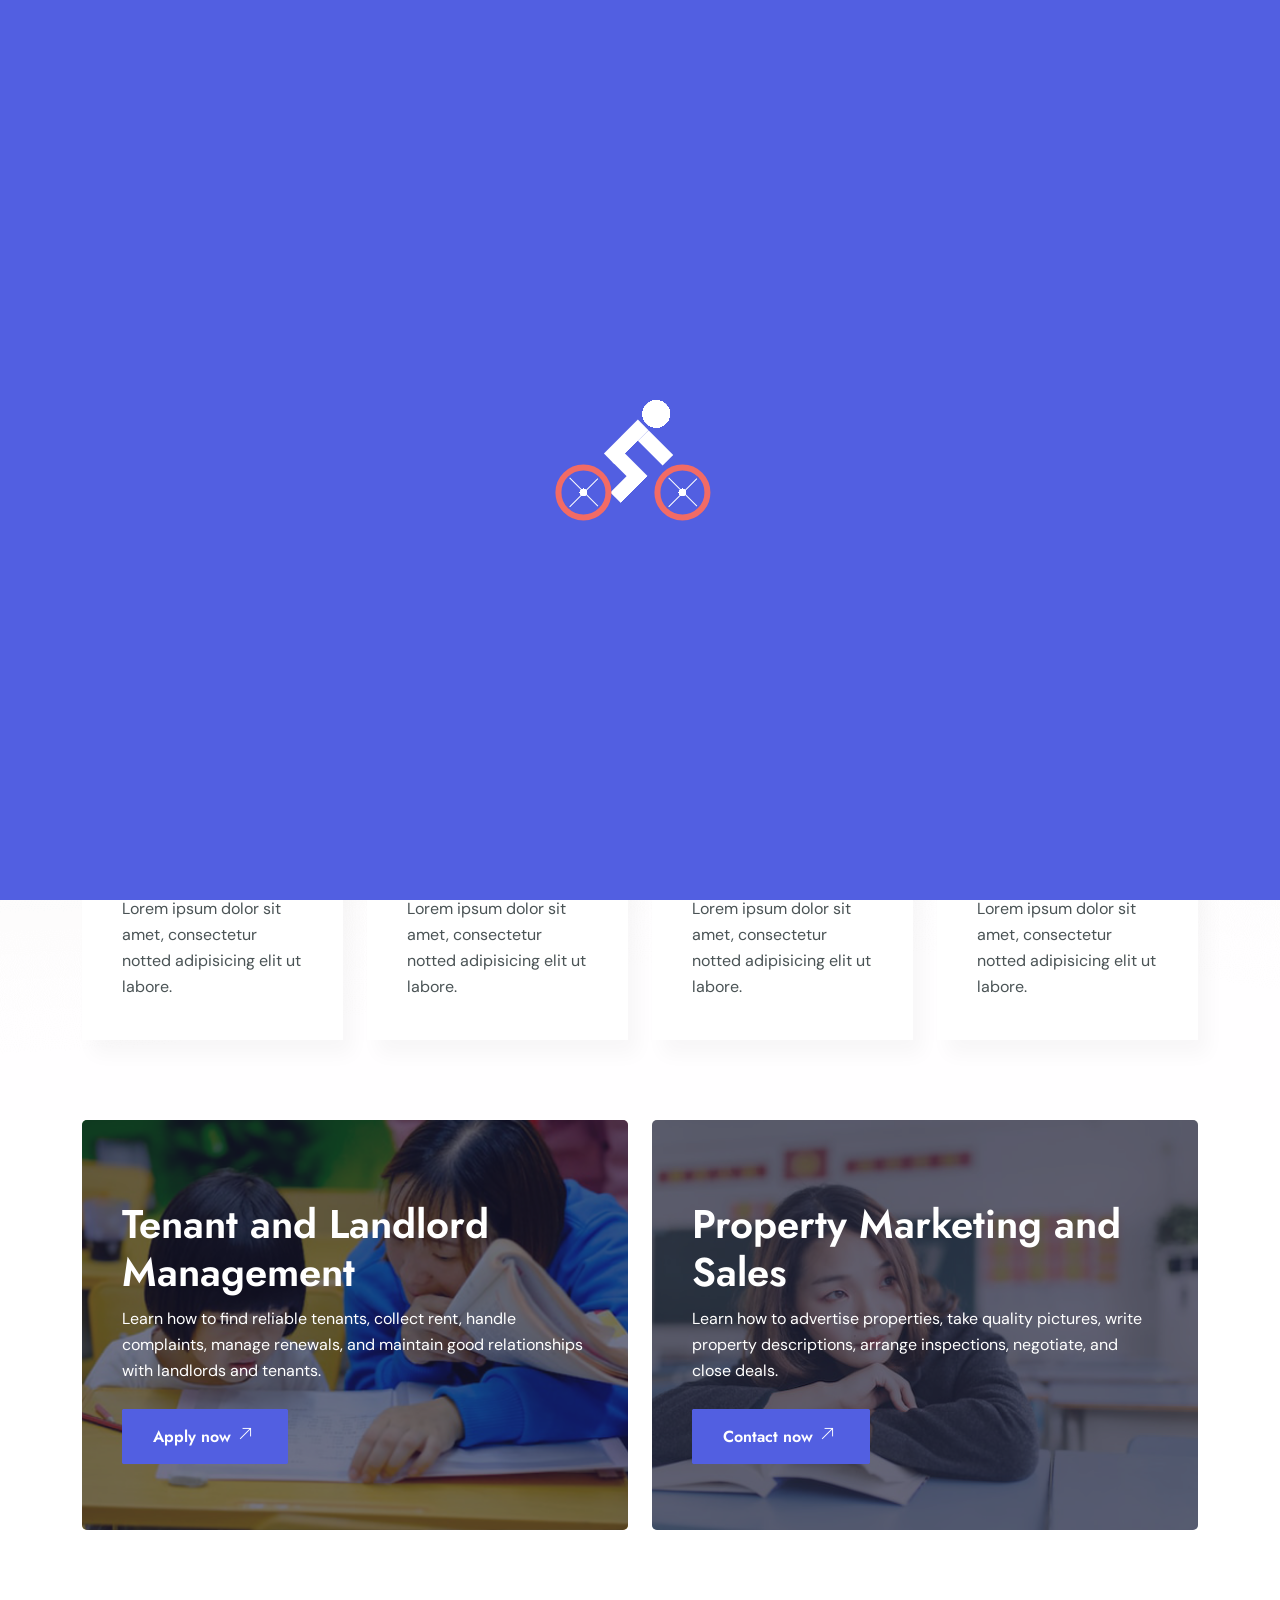
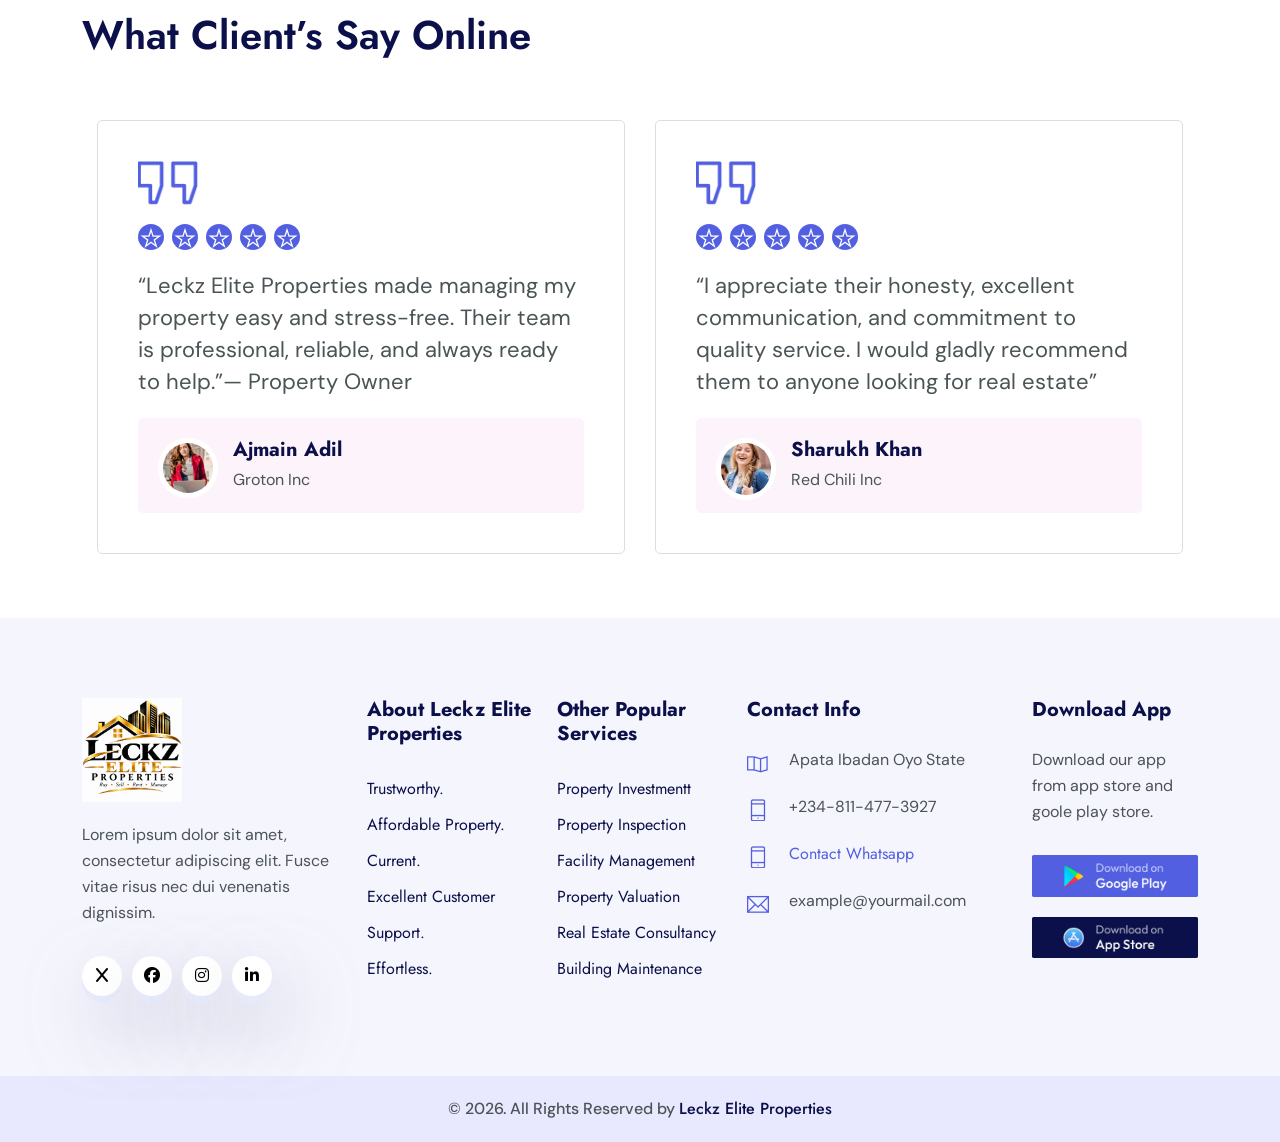
<file: about.html>
<!DOCTYPE html>
<html lang="en">

	<head>
		<!-- Meta -->
		<meta charset="utf-8">
		<meta http-equiv="X-UA-Compatible" content="IE=edge">
		<meta name="viewport" content="width=device-width, initial-scale=1, shrink-to-fit=no">
		<!-- The above 3 meta tags *must* come first in the head; any other head content must come *after* these tags -->
		<meta name="description" content="Eduleb - Education HTML Template">
		<meta name="keywords" content="agency, business, corporate, creative, html5, modern, multipurpose, One Page, parallax, startup">		
		<!-- SITE TITLE -->
		<title>Leckz Elite Properties</title>			
		<!-- Latest Bootstrap min CSS -->
		<link rel="stylesheet" href="assets/bootstrap/css/bootstrap.min.css">		
		<!-- Google Font -->
		<link href="https://fonts.googleapis.com/css2?family=DM+Sans:ital,opsz,wght@0,9..40,100..1000;1,9..40,100..1000&display=swap" rel="stylesheet">
		<link href="https://fonts.googleapis.com/css2?family=Jost:ital,wght@0,100..900;1,100..900&display=swap" rel="stylesheet">
		<!-- Font Awesome CSS -->
		<link rel="stylesheet" href="https://cdnjs.cloudflare.com/ajax/libs/font-awesome/6.5.2/css/all.min.css">
		<link rel="stylesheet" href="assets/fonts/font-awesome.min.css">
		<link rel="stylesheet" href="assets/fonts/themify-icons.css">
		<!--- owl carousel Css-->
		<link rel="stylesheet" href="assets/owlcarousel/css/owl.carousel.css">
		<link rel="stylesheet" href="assets/owlcarousel/css/owl.theme.css">	
		<!--jquery-simple-mobilemenu Css-->
        <link rel="stylesheet" href="assets/css/jquery-simple-mobilemenu.css">			
		<!-- MAGNIFIC CSS -->
		<link rel="stylesheet" href="assets/css/magnific-popup.css">		
		<!-- animate CSS -->
		<link rel="stylesheet" href="assets/css/animate.css">	
		<!-- Style CSS -->					
		<link rel="stylesheet" href="assets/css/style.css">					
		<!-- HTML5 shim and Respond.js IE8 support of HTML5 elements and media queries -->
		<!-- WARNING: Respond.js doesn't work if you view the page via file:// -->
		<!--[if lt IE 9]>
		  <script src="https://oss.maxcdn.com/html5shiv/3.7.2/html5shiv.min.js"></script>
		  <script src="https://oss.maxcdn.com/respond/1.4.2/respond.min.js"></script>
		<![endif]-->
	</head>
	
    <body data-spy="scroll" data-offset="80">

		<!-- START PRELOADER -->
		<div class="preloaders">
			<span class="loader"></span>
		</div>
		<!-- END PRELOADER -->		

		<!-- START NAVBAR -->  
		<div id="navigation" class="navbar-light bg-faded site-navigation">
			<div class="container-fluid">
				<div class="row">
					<div class="col-20 align-self-center">
						<div class="site-logo">
							<a href="index.html"><img src="assets/img/l-logo.png" alt="" class="site-img"></a>            				
						</div>
					</div><!--- END Col -->
					
					<div class="col-60 d-flex">
						<nav id="main-menu">
							<ul>
								<li class="menu-item-has-children"><a href="#">Home</a>
									<ul>										
										<li><a href="index.html">Home 01</a></li>
										<!-- <li><a href="index2.html">Home 02</a></li> -->
									</ul>
								</li>
								<li><a href="about.html">About</a></li>				  				  
								<!-- <li class="menu-item-has-children"><a href="course.html">Course</a> -->
									<!-- <ul>										 -->
										<!-- <li><a href="course.html">Course</a></li> -->
										<!-- <li><a href="course_details.html">Course Details</a></li> -->
									<!-- </ul> -->
								</li>								
								<li class="menu-item-has-children"><a href="#">Pages</a>
									<ul>										
										<li><a href="instructor.html">Instructor</a></li>
										<li><a href="ins_details.html">Instructor Details</a></li>
										<!-- <li><a href="pricing.html">Pricing Plan</a></li> -->
										<!-- <li><a href="faq.html">Faq Page</a></li>			 -->
										<!-- <li><a href="404.html">404</a></li>				 -->
									</ul>
								</li>							
								<!-- <li class="menu-item-has-children"><a href="blog.html">Blog</a> -->
									<ul>										
										<!-- <li><a href="blog.html">Blog</a></li> -->
										<!-- <li><a href="blog_single.html">Blog Details</a></li> -->
									</ul>
								</li>							  
								<li><a href="contact.html">Contact</a></li>
							</ul>
						</nav>
					</div><!--- END Col -->
					
					<div class="col-20 d-none d-xl-block text-end align-self-center">
						<a href="#" class="header-btn">Sign In</a>
						<a href="contact.html" class="btn_one">Sign Up</a>
					</div><!--- END Col -->
					
					<ul class="mobile_menu">						
						<li><a href="#">Home</a>
							<ul class="sub-menu">										
								<li><a href="index.html">Home 01</a></li>
								<!-- <li><a href="index2.html">Home 02</a></li>						 -->
							</ul>
						</li>	
						<li><a href="about.html">About</a></li>						
						<!-- <li><a href="#">Course</a> -->
							<!-- <ul class="sub-menu">										 -->
								<!-- <li><a href="course.html">Course</a></li> -->
								<!-- <li><a href="course_details.html">Course Deails</a></li>									 -->
							<!-- </ul> -->
						<!-- </li> -->
						<li><a href="#">Pages</a>
							<ul class="sub-menu">									
								<li><a href="instructor.html">Agentp</a></li>
								<li><a href="ins_details.html">Agent Details</a></li>
								<!-- <li><a href="pricing.html">Pricing Plan</a></li> -->
								<!-- <li><a href="faq.html">Faq Page</a></li>			 -->
								<!-- <li><a href="404.html">404</a></li>							 -->
							</ul>
						</li>			
						<!-- <li><a href="blog.html">Blog</a> -->
							<!-- <ul class="sub-menu">										 -->
								<!-- <li><a href="blog.html">Blog</a></li> -->
								<!-- <li><a href="blog_single.html">Blog Details</a></li> -->
							</ul>
						</li>						
						<!-- <li><a href="contact.html">Contact</a></li> -->
					</ul>			
				</div><!--- END ROW -->
			</div><!--- END CONTAINER -->
		</div> 	  
		<!-- END NAVBAR -->		





		
		<!-- START SECTION TOP -->
		<section class="section-top">
			<div class="container">
				<div class="col-lg-10 offset-lg-1 text-center">
					<div class="section-top-title wow fadeInRight" data-wow-duration="1s" data-wow-delay="0.3s" data-wow-offset="0">
						<h1>About</h1>
						<ul>
							<li><a href="index.html">Home</a></li>
							<li> / About</li>
						</ul>
					</div><!-- //.HERO-TEXT -->
				</div><!--- END COL -->
			</div><!--- END CONTAINER -->
		</section>	
		<!-- END SECTION TOP -->
		
	<!-- START CATEGORY -->
	<section class="top_cat__area section-padding" style="background-image: url(assets/img/bg/shape-1.png);  background-size:cover; background-position: center center;">
		<div class="container">									
			<div class="section-title text-center">
				<h2>Start your journey With us</h2>
				<p>We specialize in providing reliable and professional real estate solutions. We are committed to helping individuals, homeowners, landlords, and investors manage, buy, sell, rent, and invest in properties with confidence.</p>
			</div>						
			<div class="row">					
				<div class="col-lg-3 col-sm-6 col-xs-12 wow fadeInUp" data-wow-duration="1s" data-wow-delay="0.2s" data-wow-offset="0">
					<div class="single_tp">
						<span class="sc_one">01</span>
						<h3>Legal <br/>Advise</h3>
						<p>Lorem ipsum dolor sit amet, consectetur notted adipisicing elit ut labore.</p>
					</div>
				</div><!-- END COL -->			
				<div class="col-lg-3 col-sm-6 col-xs-12 wow fadeInUp" data-wow-duration="1s" data-wow-delay="0.3s" data-wow-offset="0">
					<div class="single_tp">
						<span class="sc_two">02</span>
						<h3>Real Estate <br/>Manager</h3>
						<p>Lorem ipsum dolor sit amet, consectetur notted adipisicing elit ut labore.</p>
					</div>
				</div><!-- END COL -->			
				<div class="col-lg-3 col-sm-6 col-xs-12 wow fadeInUp" data-wow-duration="1s" data-wow-delay="0.4s" data-wow-offset="0">
					<div class="single_tp">
						<span class="sc_three">03</span>
						<h3>Administrative <br/>Officer</h3>
						<p>Lorem ipsum dolor sit amet, consectetur notted adipisicing elit ut labore.</p>
					</div>
				</div><!-- END COL -->	
				<div class="col-lg-3 col-sm-6 col-xs-12 wow fadeInUp" data-wow-duration="1s" data-wow-delay="0.4s" data-wow-offset="0">
					<div class="single_tp">
						<span class="sc_four">04</span>
						<h3>Life Time <br />Support</h3>
						<p>Lorem ipsum dolor sit amet, consectetur notted adipisicing elit ut labore.</p>
					</div>
				</div><!--- END COL -->							  
			</div><!--- END ROW -->
		</div><!--- END CONTAINER -->
	</section>
	<!-- END ABOUT US -->	
	
		<!-- START VIDEO -->
		<!-- <section class="vid_area va2" style="background-image: url(assets/img/bg/video.jpg);  background-size:cover; background-position: center center;"> -->
			<!-- <div class="container">																 -->
				<!-- <div class="row"> -->
					<!-- <div class="col-lg-12 vp_top wow fadeInUDown" data-wow-duration="1s" data-wow-delay="0.2s" data-wow-offset="0"> -->
						<!-- <div class="video-area2"> -->
							<!-- <a href="https://www.youtube.com/watch?v=RXv_uIN6e-Y" class="magnific_popup video-button"><i class="fa fa-play"></i></a> -->
						<!-- </div> -->
					<!-- </div><!--- END COL -->	 
				<!-- </div><!--- END ROW --> 
			</div><!--- END CONTAINER -->
		<!-- </section> -->
		<!-- END VIDEO -->

		<!-- START COUNTER -->
		<!-- <section class="count_area counter_feature"> -->
			<!-- <div class="container"> -->
				<!-- <div class="row"> -->
					<!-- <div class="col-lg-3 col-sm-6 col-xs-12"> -->
						<!-- <div class="single-counter"> -->
							<!-- <span class="ti-folder sc_one"></span> -->
							<!-- <h2 class="counter-num">134</h2> -->
							<!-- <p>Our Online Course</p> -->
						<!-- </div>							 -->
					<!-- </div> -->
					<!-- <div class="col-lg-3 col-sm-6 col-xs-12"> -->
						<!-- <div class="single-counter"> -->
							<!-- <span class="ti-medall-alt sc_two"></span> -->
							<!-- <h2 class="counter-num">299</h2> -->
							<!-- <p>Academic Programs</p> -->
						<!-- </div> -->
					<!-- </div><!-- END COL --> 
					<!-- <div class="col-lg-3 col-sm-6 col-xs-12"> -->
						<!-- <div class="single-counter"> -->
							<!-- <span class="ti-id-badge sc_three"></span> -->
							<!-- <h2 class="counter-num">684</h2> -->
							<!-- <p>Certified Students</p> -->
						<!-- </div> -->
					<!-- </div><!-- END COL --> 
					<!-- <div class="col-lg-3 col-sm-6 col-xs-12"> -->
						<!-- <div class="single-counter"> -->
							<!-- <span class="ti-user sc_four"></span> -->
							<!-- <h2 class="counter-num">941</h2> -->
							<!-- <p>Enrolled Students</p> -->
						<!-- </div> -->
					<!-- </div><!-- END COL -->						 
				<!-- </div><!--- END ROW --> 
			<!-- </div><!--- END CONTAINER -->		 
		<!-- </section> -->
		<!-- END COUNTER -->

	<!-- START INSTRUCTOR+FREE COURSE -->
	<section class="insfreecourse section-padding">
		<div class="container">									
			<div class="row">								
				<div class="col-lg-6 col-sm-12 col-xs-12 wow fadeInUp" data-wow-duration="1s" data-wow-delay="0.2s" data-wow-offset="0">
					<div class="single_ins" style="background-image: url(assets/img/ins1.png);  background-size:cover; background-position: center center;">
						<div class="single_ins_content">
							<!-- <h4>Build Your Career</h4> -->
							<h1>Tenant and Landlord Management</h1>
							<p>Learn how to find reliable tenants, collect rent, handle complaints, manage renewals, and maintain good relationships with landlords and tenants. </p>
							<a class="btn_one" href="#">Apply now <i class="ti-arrow-top-right"></i></a>
						</div>
					</div>
				</div><!--- END COL -->				
				<div class="col-lg-6 col-sm-12 col-xs-12 wow fadeInUp" data-wow-duration="1s" data-wow-delay="0.2s" data-wow-offset="0">
					<div class="single_ins" style="background-image: url(assets/img/ins2.png);  background-size:cover; background-position: center center;">
						<div class="single_ins_content">
							<!-- <h4>Build Your Career</h4> -->
							<h1>Property Marketing and Sales</h1>
							<p>Learn how to advertise properties, take quality pictures, write property descriptions, arrange inspections, negotiate, and close deals. </p>
							<a class="btn_one" href="#">Contact now <i class="ti-arrow-top-right"></i></a>
						</div>
					</div>
				</div><!--- END COL -->								  
			</div><!--- END ROW -->
		</div><!--- END CONTAINER -->
	</section>
	<!-- END INSTRUCTOR+FREE COURSE -->				

		<!-- START TESTIMONIALS -->
		<!-- <section class="testi_area section-padding"> -->
			<div class="container">
				<div class="section-title">
					<h2>What Client’s Say Online</h2>
				</div>						
				<div class="row">					
					<div class="col-lg-12 col-sm-12 col-xs-12">
						<div id="testimonial-slider2" class="owl-carousel">
							<div class="testimonial">
								<img src="assets/img/quote.png" alt="" />
								<div class="testimonial_content">													
									<i class="ti-star"></i>
									<i class="ti-star"></i>
									<i class="ti-star"></i>
									<i class="ti-star"></i>
									<i class="ti-star"></i>
									<p>“Leckz Elite Properties made managing my property easy and stress-free. Their team is professional, reliable, and always ready to help.”— Property Owner</p>
								</div>
								<div class="testi_pic_title">
									<img src="assets/img/testimonial/1.png" alt="">
									<h4>Ajmain Adil</h4>
									<p>Groton Inc</p>
								</div>
							</div><!-- END TESTIMONIAL -->
							<div class="testimonial">
							<img src="assets/img/quote.png" alt="" />
								<div class="testimonial_content">													
									<i class="ti-star"></i>
									<i class="ti-star"></i>
									<i class="ti-star"></i>
									<i class="ti-star"></i>
									<i class="ti-star"></i>
									<p>“I appreciate their honesty, excellent communication, and commitment to quality service. I would gladly recommend them to anyone looking for real estate”</p>
								</div>
								<div class="testi_pic_title">
									<img src="assets/img/testimonial/2.png" alt="">
									<h4>Sharukh Khan</h4>
									<p>Red Chili Inc</p>
								</div>
							</div><!-- END TESTIMONIAL -->
							<div class="testimonial">
								<img src="assets/img/quote.png" alt="" />
								<div class="testimonial_content">													
									<i class="ti-star"></i>
									<i class="ti-star"></i>
									<i class="ti-star"></i>
									<i class="ti-star"></i>
									<i class="ti-star"></i>
									<p>Aqestic optio amet a ququam saepe aliquid voluate dicta fuga dolor saerror sed earum a magni soluta quam minus dolor dolor sed earum a magni soluta autem dolor error error sit quam minus sint rem a rerum dolobus veritatis delectus.</p>
								</div>
								<div class="testi_pic_title">
									<img src="assets/img/testimonial/3.png" alt="">
									<h4>Anushka sharma</h4>
									<p>Naika Company</p>
								</div>
							</div><!-- END TESTIMONIAL -->
							<div class="testimonial">
								<img src="assets/img/quote.png" alt="" />
								<div class="testimonial_content">													
									<i class="ti-star"></i>
									<i class="ti-star"></i>
									<i class="ti-star"></i>
									<i class="ti-star"></i>
									<i class="ti-star"></i>
									<p>Aqestic optio amet a ququam saepe aliquid voluate dicta fuga dolor saerror sed earum a magni soluta quam minus dolor dolor sed earum a magni soluta autem dolor error error sit quam minus sint rem a rerum dolobus veritatis delectus.</p>
								</div>
								<div class="testi_pic_title">
									<img src="assets/img/testimonial/4.png" alt="">
									<h4>Ajmain Adil</h4>
									<p>Groton Inc</p>
								</div>
							</div><!-- END TESTIMONIAL -->
							<div class="testimonial">
								<img src="assets/img/quote.png" alt="" />
								<div class="testimonial_content">													
									<i class="ti-star"></i>
									<i class="ti-star"></i>
									<i class="ti-star"></i>
									<i class="ti-star"></i>
									<i class="ti-star"></i>
									<p>Aqestic optio amet a ququam saepe aliquid voluate dicta fuga dolor saerror sed earum a magni soluta quam minus dolor dolor sed earum a magni soluta autem dolor error error sit quam minus sint rem a rerum dolobus veritatis delectus.</p>
								</div>
								<div class="testi_pic_title">
									<img src="assets/img/testimonial/5.png" alt="">
									<h4>Ajmain Adil</h4>
									<p>Groton Inc</p>
								</div>
							</div><!-- END TESTIMONIAL -->
						</div><!-- END TESTIMONIAL SLIDER -->
					</div><!-- END COL -->		
				</div><!--- END ROW -->
			</div><!--- END CONTAINER -->		
		</section>
		<!-- END TESTINUNIALS -->		
		
		<!-- START FOOTER -->
		<div class="footer section-padding">
			<div class="container">				
				<div class="row">						
					<div class="col-lg-3 col-sm-6 col-xs-12">
						<div class="single_footer">
							<a href="index.html"><img src="assets/img/l-logo.png" alt="" class="pic-logo"ss></a>         
							<p>Lorem ipsum dolor sit amet, consectetur adipiscing elit. Fusce vitae risus nec dui venenatis dignissim.</p>
							<div class="social_profile">
								<ul>
									<li><a class="f_facebook" href="#"><i class="fa-solid fa-x"></i></a></li>
									<li><a class="f_twitter" href="#"><i class="fa-brands fa-facebook-f"></i></a></li>
									<li><a class="f_instagram"href="#"><i class="fa-brands fa-instagram"></i></a></li>
									<li><a class="f_linkedin" href="#"><i class="fa-brands fa-linkedin-in"></i></a></li>
								</ul>
							</div>
						</div>			
					</div><!--- END COL -->						
					<div class="col-lg-2 col-sm-6 col-xs-12">
						<div class="single_footer">
							<h4>About Leckz Elite Properties</h4>
							<ul>
								<li><a href="#">Trustworthy.</a></li>
								<li><a href="#">Affordable property.</a></li>
								<li><a href="#">Current.</a></li>
								<li><a href="#">Excellent customer support.</a></li>
								<li><a href="#">Effortless.</a></li>
								<!-- <li><a href="#">A stress-free real estate experience.</a></li> -->
							</ul>
						</div>
					</div><!--- END COL -->	
					<div class="col-lg-2 col-sm-6 col-xs-12">
						<div class="single_footer">
							<h4>Other Popular Services </h4>
							<ul>
								<li><a href="#">Property Investmentt</a></li>
								<li><a href="#">Property Inspection</a></li>
								<li><a href="#">Facility Management</a></li>
								<li><a href="#">Property Valuation</a></li>
								<li><a href="#">Real Estate Consultancy</a></li>						
								<li><a href="#">Building Maintenance</a></li>						
							</ul>
						</div>
					</div><!--- END COL -->
					<div class="col-lg-3 col-sm-6 col-xs-12">
						<div class="single_footer">
							<h4>Contact Info</h4>
							<div class="sf_contact">
								<span class="ti-map"></span>
								<p>Apata Ibadan Oyo State</p>
							</div>
							<div class="sf_contact">
								<span class="ti-mobile"></span>
								<p>+234-811-477-3927</p>
							</div>
							<div class="sf_contact">
								<span class="ti-mobile"></span>
								<p><a href="tel:+88457845695">Contact Whatsapp</a></p>
							</div>
							<div class="sf_contact">
								<span class="ti-email"></span>
								<p>example@yourmail.com</p>
							</div>
						</div>
					</div><!--- END COL -->						
					<div class="col-lg-2 col-sm-6 col-xs-12">
						<div class="single_footer">
							<h4>Download App</h4>
							<p>Download our app from app store and goole play store.</p>
							<a href="index.html"><img src="assets/img/google-play.jpg" class="foot_img" alt=""></a>  
							<a href="index.html"><img src="assets/img/app-store.jpg" class="foot_img" alt=""></a>  
						</div>
					</div><!--- END COL -->	
				</div><!--- END ROW -->					
			</div><!--- END CONTAINER -->
		</div>
		<!-- END FOOTER -->	

		<!-- START FOOTER COPYRIGHT -->	
		<div class="foot_copy">
			<div class="footer_copyright">
								<p>&copy; 2026. All Rights Reserved by <a href="https://leckzeliteproperties.com/">Leckz Elite Properties</a></p>

			</div>	
		</div>
		<!-- END FOOTER COPYRIGHT -->	
	
	<!-- Latest jQuery -->
		<script src="assets/js/jquery-1.12.4.min.js"></script>
	<!-- Latest compiled and minified Bootstrap -->
		<script src="assets/bootstrap/js/bootstrap.min.js"></script>
	<!-- modernizer JS -->		
		<script src="assets/js/modernizr-2.8.3.min.js"></script>	
	<!-- jquery-simple-mobilemenu.min -->
		<script src="assets/js/jquery-simple-mobilemenu.js"></script>		
	<!-- owl-carousel min js  -->
		<script src="assets/owlcarousel/js/owl.carousel.min.js"></script>					
	<!-- magnific-popup js -->               
		<script src="assets/js/jquery.magnific-popup.min.js"></script>						
	<!-- countTo js -->
		<script src="assets/js/jquery.inview.min.js"></script>								
	<!-- scrolltopcontrol js -->
		<script src="assets/js/scrolltopcontrol.js"></script>			
	<!-- WOW - Reveal Animations When You Scroll -->
		<script src="assets/js/wow.min.js"></script>				
	<!-- scripts js -->
		<script src="assets/js/scripts.js"></script>
    </body>
</html>
</file>
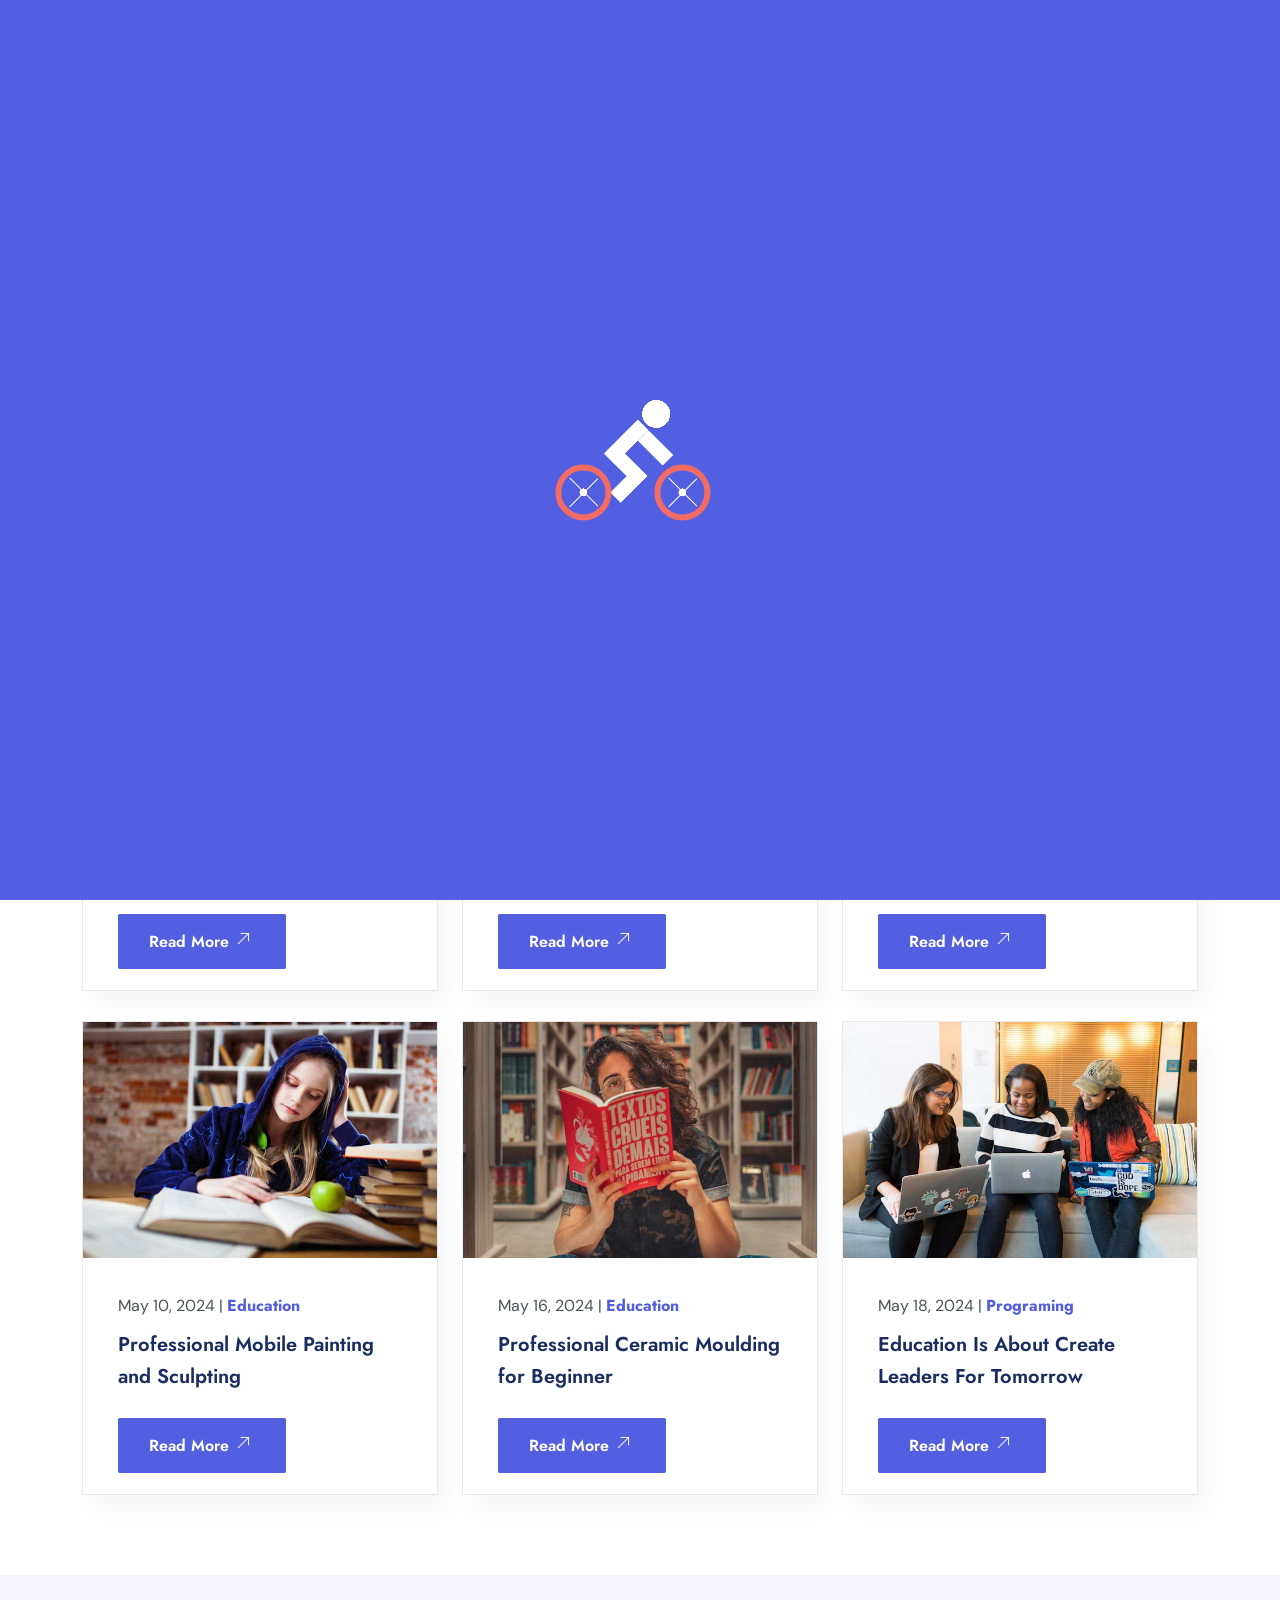
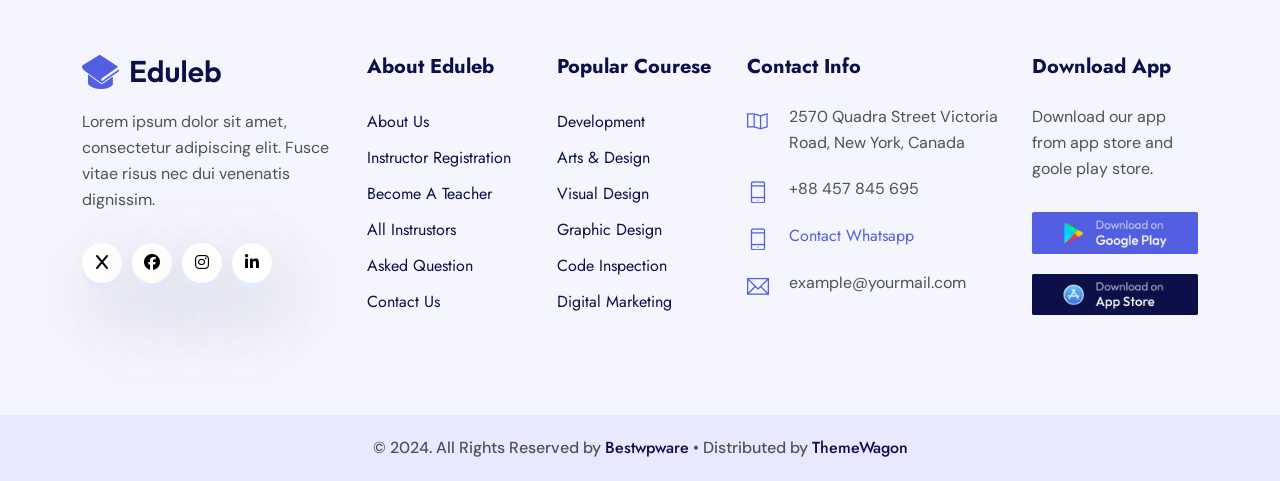
<file: blog.html>
<!DOCTYPE html>
<html lang="en">

	<head>
		<!-- Meta -->
		<meta charset="utf-8">
		<meta http-equiv="X-UA-Compatible" content="IE=edge">
		<meta name="viewport" content="width=device-width, initial-scale=1, shrink-to-fit=no">
		<!-- The above 3 meta tags *must* come first in the head; any other head content must come *after* these tags -->
		<meta name="description" content="Eduleb - Education HTML Template">
		<meta name="keywords" content="agency, business, corporate, creative, html5, modern, multipurpose, One Page, parallax, startup">		
		<!-- SITE TITLE -->
		<title>Eduleb - Education HTML Template</title>			
		<!-- Latest Bootstrap min CSS -->
		<link rel="stylesheet" href="assets/bootstrap/css/bootstrap.min.css">		
		<!-- Google Font -->
		<link href="https://fonts.googleapis.com/css2?family=DM+Sans:ital,opsz,wght@0,9..40,100..1000;1,9..40,100..1000&display=swap" rel="stylesheet">
		<link href="https://fonts.googleapis.com/css2?family=Jost:ital,wght@0,100..900;1,100..900&display=swap" rel="stylesheet">
		<!-- Font Awesome CSS -->
		<link rel="stylesheet" href="https://cdnjs.cloudflare.com/ajax/libs/font-awesome/6.5.2/css/all.min.css">
		<link rel="stylesheet" href="assets/fonts/font-awesome.min.css">
		<link rel="stylesheet" href="assets/fonts/themify-icons.css">
		<!--- owl carousel Css-->
		<link rel="stylesheet" href="assets/owlcarousel/css/owl.carousel.css">
		<link rel="stylesheet" href="assets/owlcarousel/css/owl.theme.css">	
		<!--jquery-simple-mobilemenu Css-->
        <link rel="stylesheet" href="assets/css/jquery-simple-mobilemenu.css">			
		<!-- MAGNIFIC CSS -->
		<link rel="stylesheet" href="assets/css/magnific-popup.css">		
		<!-- animate CSS -->
		<link rel="stylesheet" href="assets/css/animate.css">	
		<!-- Style CSS -->					
		<link rel="stylesheet" href="assets/css/style.css">					
		<!-- HTML5 shim and Respond.js IE8 support of HTML5 elements and media queries -->
		<!-- WARNING: Respond.js doesn't work if you view the page via file:// -->
		<!--[if lt IE 9]>
		  <script src="https://oss.maxcdn.com/html5shiv/3.7.2/html5shiv.min.js"></script>
		  <script src="https://oss.maxcdn.com/respond/1.4.2/respond.min.js"></script>
		<![endif]-->
	</head>
	
    <body data-spy="scroll" data-offset="80">

		<!-- START PRELOADER -->
		<div class="preloaders">
			<span class="loader"></span>
		</div>
		<!-- END PRELOADER -->		

		<!-- START NAVBAR -->  
		<div id="navigation" class="navbar-light bg-faded site-navigation">
			<div class="container-fluid">
				<div class="row">
					<div class="col-20 align-self-center">
						<div class="site-logo">
							<a href="index.html"><img src="assets/img/logo.png" alt=""></a>          				
						</div>
					</div><!--- END Col -->
					
					<div class="col-60 d-flex">
						<nav id="main-menu">
							<ul>
								<li class="menu-item-has-children"><a href="#">Home</a>
									<ul>										
										<li><a href="index.html">Home 01</a></li>
										<li><a href="index2.html">Home 02</a></li>
									</ul>
								</li>
								<li><a href="about.html">About</a></li>				  				  
								<li class="menu-item-has-children"><a href="course.html">Course</a>
									<ul>										
										<li><a href="course.html">Course</a></li>
										<li><a href="course_details.html">Course Details</a></li>
									</ul>
								</li>								
								<li class="menu-item-has-children"><a href="#">Pages</a>
									<ul>										
										<li><a href="instructor.html">Instructor</a></li>
										<li><a href="ins_details.html">Instructor Details</a></li>
										<li><a href="pricing.html">Pricing Plan</a></li>
										<li><a href="faq.html">Faq Page</a></li>			
										<li><a href="404.html">404</a></li>				
									</ul>
								</li>							
								<li class="menu-item-has-children"><a href="blog.html">Blog</a>
									<ul>										
										<li><a href="blog.html">Blog</a></li>
										<li><a href="blog_single.html">Blog Details</a></li>
									</ul>
								</li>							  
								<li><a href="contact.html">Contact</a></li>
							</ul>
						</nav>
					</div><!--- END Col -->
					
					<div class="col-20 d-none d-xl-block text-end align-self-center">
						<a href="#" class="header-btn">Sign In</a>
						<a href="contact.html" class="btn_one">Sign Up</a>
					</div><!--- END Col -->
					
					<ul class="mobile_menu">						
						<li><a href="#">Home</a>
							<ul class="sub-menu">										
								<li><a href="index.html">Home 01</a></li>
								<li><a href="index2.html">Home 02</a></li>						
							</ul>
						</li>	
						<li><a href="about.html">About</a></li>						
						<li><a href="#">Course</a>
							<ul class="sub-menu">										
								<li><a href="course.html">Course</a></li>
								<li><a href="course_details.html">Course Deails</a></li>									
							</ul>
						</li>
						<li><a href="#">Pages</a>
							<ul class="sub-menu">									
								<li><a href="instructor.html">Instructor</a></li>
								<li><a href="ins_details.html">Instructor Details</a></li>
								<li><a href="pricing.html">Pricing Plan</a></li>
								<li><a href="faq.html">Faq Page</a></li>			
								<li><a href="404.html">404</a></li>							
							</ul>
						</li>			
						<li><a href="blog.html">Blog</a>
							<ul class="sub-menu">										
								<li><a href="blog.html">Blog</a></li>
								<li><a href="blog_single.html">Blog Details</a></li>
							</ul>
						</li>						
						<li><a href="contact.html">Contact</a></li>
					</ul>			
				</div><!--- END ROW -->
			</div><!--- END CONTAINER -->
		</div> 	  
		<!-- END NAVBAR -->		

		<!-- START SECTION TOP -->
		<section class="section-top">
			<div class="container">
				<div class="col-lg-10 offset-lg-1 text-center">
					<div class="section-top-title wow fadeInRight" data-wow-duration="1s" data-wow-delay="0.3s" data-wow-offset="0">
						<h1>Our Blog</h1>
						<ul>
							<li><a href="index.html">Home</a></li>
							<li> / Blog</li>
						</ul>
					</div><!-- //.HERO-TEXT -->
				</div><!--- END COL -->
			</div><!--- END CONTAINER -->
		</section>	
		<!-- END SECTION TOP -->
		
		<!-- START BLOG -->
		<section id="blog" class="blog_area section-padding">
			<div class="container">	
				<div class="row">		
					<div class="col-lg-4 col-sm-4 col-xs-12 wow fadeInUp" data-wow-duration="1s" data-wow-delay="0.1s" data-wow-offset="0">
						<div class="single_blog">
							<img src="assets/img/blog/1.jpg" class="img-fluid" alt="image" />
							<div class="content_box">
								<span>May 10, 2024 | <a href="blog_single.html">Education</a></span>
								<h2><a href="blog_single.html">Professional Mobile Painting and Sculpting</a></h2>
								<a class="btn_one" href="course.html">Read More <i class="ti-arrow-top-right"></i></a>
							</div>
						</div>
					</div><!-- END COL-->				
					<div class="col-lg-4 col-sm-4 col-xs-12 wow fadeInUp" data-wow-duration="1s" data-wow-delay="0.1s" data-wow-offset="0">
						<div class="single_blog">
							<img src="assets/img/blog/2.jpg" class="img-fluid" alt="image" />
							<div class="content_box">
								<span>May 16, 2024 | <a href="blog_single.html">Education</a></span>
								<h2><a href="blog_single.html">Professional Ceramic Moulding for Beginner</a></h2>
								<a class="btn_one" href="course.html">Read More <i class="ti-arrow-top-right"></i></a>							
							</div>
						</div>
					</div><!-- END COL-->
					<div class="col-lg-4 col-sm-4 col-xs-12 wow fadeInUp" data-wow-duration="1s" data-wow-delay="0.3s" data-wow-offset="0">
						<div class="single_blog">
							<img src="assets/img/blog/3.jpg" class="img-fluid" alt="image" />
							<div class="content_box">
								<span>May 18, 2024 | <a href="blog_single.html">Programing</a></span>
								<h2><a href="blog_single.html">Education Is About Create Leaders For Tomorrow </a></h2>
								<a class="btn_one" href="course.html">Read More <i class="ti-arrow-top-right"></i></a>
							</div>
						</div>
					</div><!-- END COL-->	
					<div class="col-lg-4 col-sm-4 col-xs-12 wow fadeInUp" data-wow-duration="1s" data-wow-delay="0.1s" data-wow-offset="0">
						<div class="single_blog">
							<img src="assets/img/blog/4.jpg" class="img-fluid" alt="image" />
							<div class="content_box">
								<span>May 10, 2024 | <a href="blog_single.html">Education</a></span>
								<h2><a href="blog_single.html">Professional Mobile Painting and Sculpting</a></h2>
								<a class="btn_one" href="course.html">Read More <i class="ti-arrow-top-right"></i></a>
							</div>
						</div>
					</div><!-- END COL-->				
					<div class="col-lg-4 col-sm-4 col-xs-12 wow fadeInUp" data-wow-duration="1s" data-wow-delay="0.1s" data-wow-offset="0">
						<div class="single_blog">
							<img src="assets/img/blog/5.jpg" class="img-fluid" alt="image" />
							<div class="content_box">
								<span>May 16, 2024 | <a href="blog_single.html">Education</a></span>
								<h2><a href="blog_single.html">Professional Ceramic Moulding for Beginner</a></h2>
								<a class="btn_one" href="course.html">Read More <i class="ti-arrow-top-right"></i></a>							
							</div>
						</div>
					</div><!-- END COL-->
					<div class="col-lg-4 col-sm-4 col-xs-12 wow fadeInUp" data-wow-duration="1s" data-wow-delay="0.3s" data-wow-offset="0">
						<div class="single_blog">
							<img src="assets/img/blog/6.jpg" class="img-fluid" alt="image" />
							<div class="content_box">
								<span>May 18, 2024 | <a href="blog_single.html">Programing</a></span>
								<h2><a href="blog_single.html">Education Is About Create Leaders For Tomorrow </a></h2>
								<a class="btn_one" href="course.html">Read More <i class="ti-arrow-top-right"></i></a>
							</div>
						</div>
					</div><!-- END COL-->						
				</div><!-- / END ROW -->
			</div><!-- END CONTAINER  -->
		</section>	
		<!-- END BLOG -->
		
		<!-- START FOOTER -->
		<div class="footer section-padding">
			<div class="container">				
				<div class="row">						
					<div class="col-lg-3 col-sm-6 col-xs-12">
						<div class="single_footer">
							<a href="index.html"><img src="assets/img/logo.png" alt=""></a>         
							<p>Lorem ipsum dolor sit amet, consectetur adipiscing elit. Fusce vitae risus nec dui venenatis dignissim.</p>
							<div class="social_profile">
								<ul>
									<li><a class="f_facebook" href="#"><i class="fa-solid fa-x"></i></a></li>
									<li><a class="f_twitter" href="#"><i class="fa-brands fa-facebook-f"></i></a></li>
									<li><a class="f_instagram"href="#"><i class="fa-brands fa-instagram"></i></a></li>
									<li><a class="f_linkedin" href="#"><i class="fa-brands fa-linkedin-in"></i></a></li>
								</ul>
							</div>
						</div>			
					</div><!--- END COL -->						
					<div class="col-lg-2 col-sm-6 col-xs-12">
						<div class="single_footer">
							<h4>About Eduleb</h4>
							<ul>
								<li><a href="#">About us</a></li>
								<li><a href="#">Instructor Registration</a></li>
								<li><a href="#">Become A Teacher</a></li>
								<li><a href="#">All Instrustors</a></li>
								<li><a href="#">Asked Question</a></li>
								<li><a href="#">Contact us</a></li>
							</ul>
						</div>
					</div><!--- END COL -->	
					<div class="col-lg-2 col-sm-6 col-xs-12">
						<div class="single_footer">
							<h4>Popular Courese</h4>
							<ul>
								<li><a href="#">Development</a></li>
								<li><a href="#">Arts & design</a></li>
								<li><a href="#">Visual Design</a></li>
								<li><a href="#">Graphic Design</a></li>
								<li><a href="#">Code Inspection</a></li>						
								<li><a href="#">Digital Marketing</a></li>						
							</ul>
						</div>
					</div><!--- END COL -->
					<div class="col-lg-3 col-sm-6 col-xs-12">
						<div class="single_footer">
							<h4>Contact Info</h4>
							<div class="sf_contact">
								<span class="ti-map"></span>
								<p>2570 Quadra Street Victoria Road, New York, Canada</p>
							</div>
							<div class="sf_contact">
								<span class="ti-mobile"></span>
								<p>+88 457 845 695</p>
							</div>
							<div class="sf_contact">
								<span class="ti-mobile"></span>
								<p><a href="tel:+88457845695">Contact Whatsapp</a></p>
							</div>
							<div class="sf_contact">
								<span class="ti-email"></span>
								<p>example@yourmail.com</p>
							</div>
						</div>
					</div><!--- END COL -->						
					<div class="col-lg-2 col-sm-6 col-xs-12">
						<div class="single_footer">
							<h4>Download App</h4>
							<p>Download our app from app store and goole play store.</p>
							<a href="index.html"><img src="assets/img/google-play.jpg" class="foot_img" alt=""></a>  
							<a href="index.html"><img src="assets/img/app-store.jpg" class="foot_img" alt=""></a>  
						</div>
					</div><!--- END COL -->	
				</div><!--- END ROW -->					
			</div><!--- END CONTAINER -->
		</div>
		<!-- END FOOTER -->	

		<!-- START FOOTER COPYRIGHT -->	
		<div class="foot_copy">
			<div class="footer_copyright">
				<p>&copy; 2024. All Rights Reserved by <a href="https://bestwpware.com/">Bestwpware</a> • Distributed by <a href="https://themewagon.com">ThemeWagon</a></p>
			</div>	
		</div>
		<!-- END FOOTER COPYRIGHT -->	
	
	<!-- Latest jQuery -->
		<script src="assets/js/jquery-1.12.4.min.js"></script>
	<!-- Latest compiled and minified Bootstrap -->
		<script src="assets/bootstrap/js/bootstrap.min.js"></script>
	<!-- modernizer JS -->		
		<script src="assets/js/modernizr-2.8.3.min.js"></script>	
	<!-- jquery-simple-mobilemenu.min -->
		<script src="assets/js/jquery-simple-mobilemenu.js"></script>		
	<!-- owl-carousel min js  -->
		<script src="assets/owlcarousel/js/owl.carousel.min.js"></script>					
	<!-- magnific-popup js -->               
		<script src="assets/js/jquery.magnific-popup.min.js"></script>						
	<!-- countTo js -->
		<script src="assets/js/jquery.inview.min.js"></script>								
	<!-- scrolltopcontrol js -->
		<script src="assets/js/scrolltopcontrol.js"></script>			
	<!-- WOW - Reveal Animations When You Scroll -->
		<script src="assets/js/wow.min.js"></script>				
	<!-- scripts js -->
		<script src="assets/js/scripts.js"></script>
    </body>
</html>
</file>
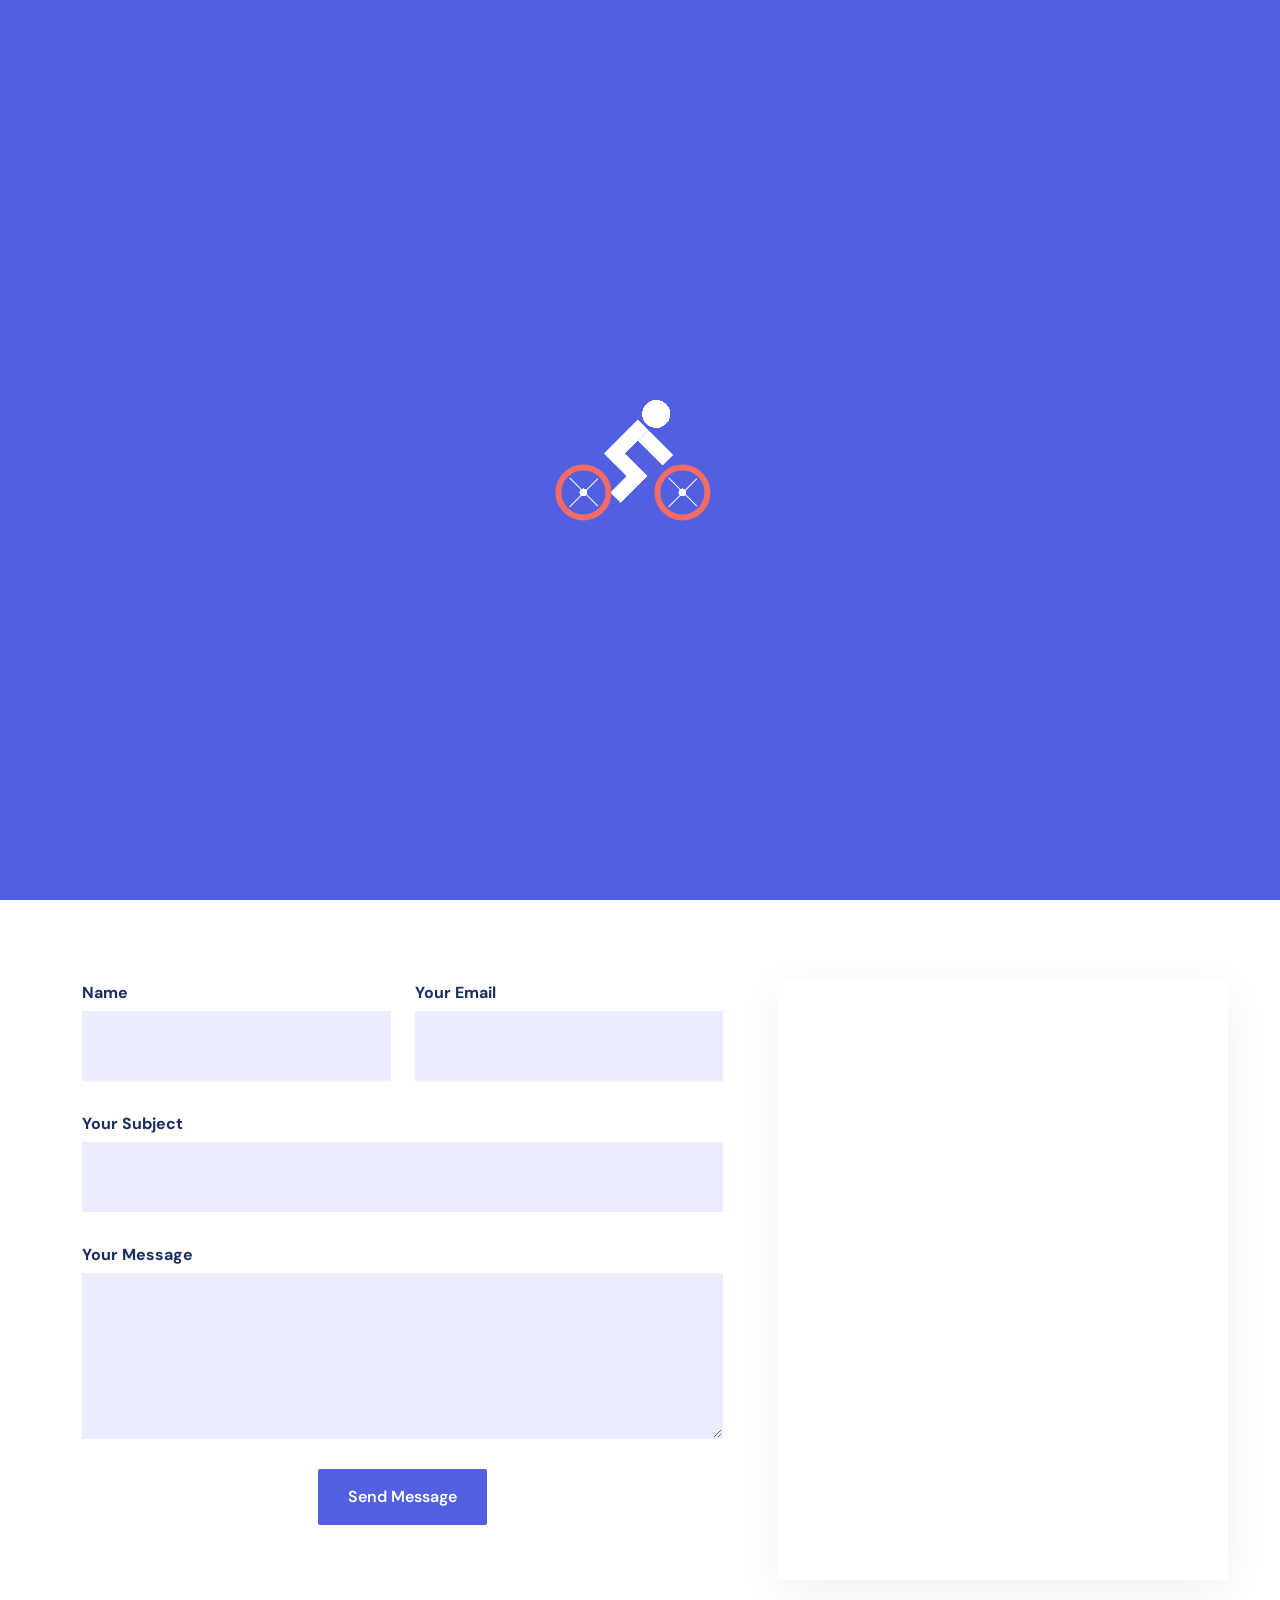
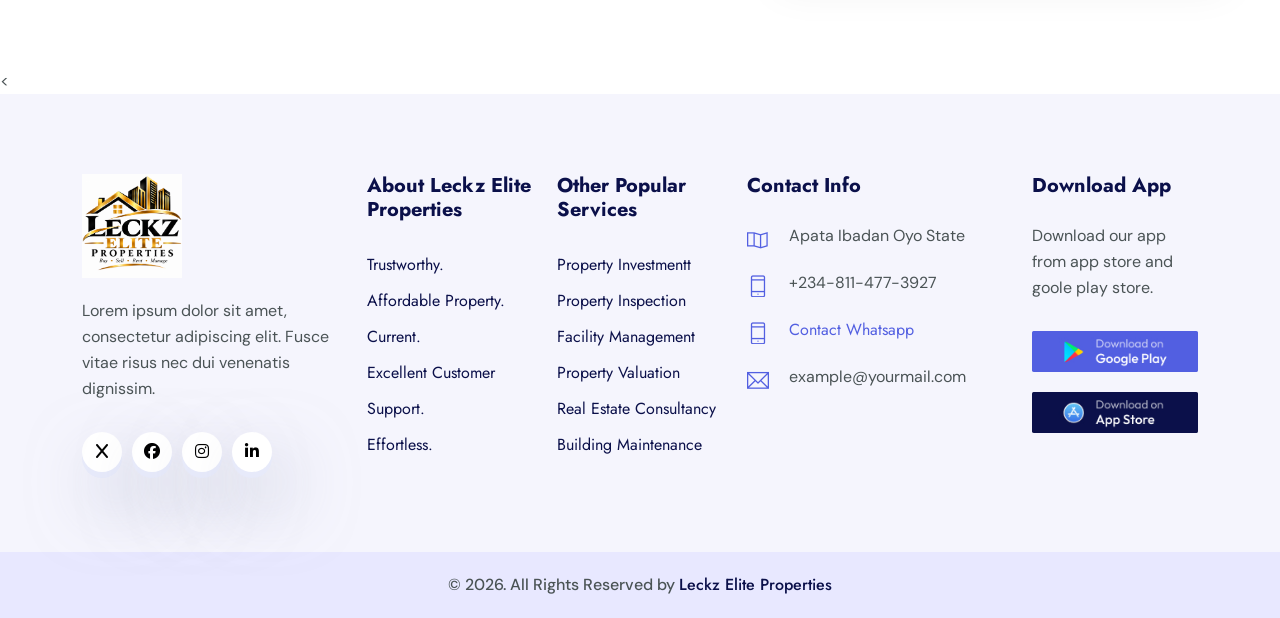
<file: contact.html>
<!DOCTYPE html>
<html lang="en">

	<head>
		<!-- Meta -->
		<meta charset="utf-8">
		<meta http-equiv="X-UA-Compatible" content="IE=edge">
		<meta name="viewport" content="width=device-width, initial-scale=1, shrink-to-fit=no">
		<!-- The above 3 meta tags *must* come first in the head; any other head content must come *after* these tags -->
		<meta name="description" content="Eduleb - Education HTML Template">
		<meta name="keywords" content="agency, business, corporate, creative, html5, modern, multipurpose, One Page, parallax, startup">		
		<!-- SITE TITLE -->
		<title>Leckz Elite Properties</title>			
		<!-- Latest Bootstrap min CSS -->
		<link rel="stylesheet" href="assets/bootstrap/css/bootstrap.min.css">		
		<!-- Google Font -->
		<link href="https://fonts.googleapis.com/css2?family=DM+Sans:ital,opsz,wght@0,9..40,100..1000;1,9..40,100..1000&display=swap" rel="stylesheet">
		<link href="https://fonts.googleapis.com/css2?family=Jost:ital,wght@0,100..900;1,100..900&display=swap" rel="stylesheet">
		<!-- Font Awesome CSS -->
		<link rel="stylesheet" href="https://cdnjs.cloudflare.com/ajax/libs/font-awesome/6.5.2/css/all.min.css">
		<link rel="stylesheet" href="assets/fonts/font-awesome.min.css">
		<link rel="stylesheet" href="assets/fonts/themify-icons.css">
		<!--- owl carousel Css-->
		<link rel="stylesheet" href="assets/owlcarousel/css/owl.carousel.css">
		<link rel="stylesheet" href="assets/owlcarousel/css/owl.theme.css">	
		<!--jquery-simple-mobilemenu Css-->
        <link rel="stylesheet" href="assets/css/jquery-simple-mobilemenu.css">			
		<!-- MAGNIFIC CSS -->
		<link rel="stylesheet" href="assets/css/magnific-popup.css">		
		<!-- animate CSS -->
		<link rel="stylesheet" href="assets/css/animate.css">	
		<!-- Style CSS -->					
		<link rel="stylesheet" href="assets/css/style.css">					
		<!-- HTML5 shim and Respond.js IE8 support of HTML5 elements and media queries -->
		<!-- WARNING: Respond.js doesn't work if you view the page via file:// -->
		<!--[if lt IE 9]>
		  <script src="https://oss.maxcdn.com/html5shiv/3.7.2/html5shiv.min.js"></script>
		  <script src="https://oss.maxcdn.com/respond/1.4.2/respond.min.js"></script>
		<![endif]-->
	</head>
	
    <body data-spy="scroll" data-offset="80">

		<!-- START PRELOADER -->
		<div class="preloaders">
			<span class="loader"></span>
		</div>
		<!-- END PRELOADER -->		

		<!-- START NAVBAR -->  
		<div id="navigation" class="navbar-light bg-faded site-navigation">
			<div class="container-fluid">
				<div class="row">
					<div class="col-20 align-self-center">
						<div class="site-logo">
							<a href="index.html"><img src="assets/img/l-logo.png" alt="" class="site-img"></a>            				
						</div>
					</div><!--- END Col -->
					
					<div class="col-60 d-flex">
						<nav id="main-menu">
							<ul>
								<li class="menu-item-has-children"><a href="#">Home</a>
									<ul>										
										<li><a href="index.html">Home </a></li>
										<!-- <li><a href="index2.html">Home 02</a></li> -->
									</ul>
								</li>
								<li><a href="about.html">About</a></li>				  				  
								<!-- <li class="menu-item-has-children"><a href="course.html">Course</a> -->
									<!-- <ul>										 -->
										<!-- <li><a href="course.html">Course</a></li> -->
										<!-- <li><a href="course_details.html">Course Details</a></li> -->
									<!-- </ul> -->
								</li>								
								<li class="menu-item-has-children"><a href="#">Pages</a>
									<ul>										
										<li><a href="instructor.html">Instructor</a></li>
										<li><a href="ins_details.html">Instructor Details</a></li>
										<!-- <li><a href="pricing.html">Pricing Plan</a></li> -->
										<!-- <li><a href="faq.html">Faq Page</a></li>			 -->
										<!-- <li><a href="404.html">404</a></li>				 -->
									</ul>
								</li>							
								<!-- <li class="menu-item-has-children"><a href="blog.html">Blog</a> -->
									<ul>										
										<!-- <li><a href="blog.html">Blog</a></li> -->
										<!-- <li><a href="blog_single.html">Blog Details</a></li> -->
									</ul>
								</li>							  
								<li><a href="contact.html">Contact</a></li>
							</ul>
						</nav>
					</div><!--- END Col -->
					
					<div class="col-20 d-none d-xl-block text-end align-self-center">
						<a href="#" class="header-btn">Sign In</a>
						<a href="contact.html" class="btn_one">Sign Up</a>
					</div><!--- END Col -->
					
					<ul class="mobile_menu">						
						<li><a href="#">Home</a>
							<ul class="sub-menu">										
								<li><a href="index.html">Home 01</a></li>
								<!-- <li><a href="index2.html">Home 02</a></li>						 -->
							</ul>
						</li>	
						<li><a href="about.html">About</a></li>						
						<!-- <li><a href="#">Course</a> -->
							<!-- <ul class="sub-menu">										 -->
								<!-- <li><a href="course.html">Course</a></li> -->
								<!-- <li><a href="course_details.html">Course Deails</a></li>									 -->
							<!-- </ul> -->
						<!-- </li> -->
						<li><a href="#">Pages</a>
							<ul class="sub-menu">									
								<li><a href="instructor.html">Agentp</a></li>
								<li><a href="ins_details.html">Agent Details</a></li>
								<!-- <li><a href="pricing.html">Pricing Plan</a></li> -->
								<!-- <li><a href="faq.html">Faq Page</a></li>			 -->
								<!-- <li><a href="404.html">404</a></li>							 -->
							</ul>
						</li>			
						<!-- <li><a href="blog.html">Blog</a> -->
							<!-- <ul class="sub-menu">										 -->
								<!-- <li><a href="blog.html">Blog</a></li> -->
								<!-- <li><a href="blog_single.html">Blog Details</a></li> -->
							</ul>
						</li>						
						<!-- <li><a href="contact.html">Contact</a></li> -->
					</ul>			
				</div><!--- END ROW -->
			</div><!--- END CONTAINER -->
		</div> 	  
		<!-- END NAVBAR -->		






		<!-- START SECTION TOP -->
		<section class="section-top">
			<div class="container">
				<div class="col-lg-10 offset-lg-1 text-center">
					<div class="section-top-title wow fadeInRight" data-wow-duration="1s" data-wow-delay="0.3s" data-wow-offset="0">
						<h1>Get In Touch</h1>
						<ul>
							<li><a href="index.html">Home</a></li>
							<li> / Contact</li>
						</ul>
					</div><!-- //.HERO-TEXT -->
				</div><!--- END COL -->
			</div><!--- END CONTAINER -->
		</section>	
		<!-- END SECTION TOP -->
		
		<!-- START ADDRESS -->
		<section class="address_area section-padding">
			<div class="container">
				<div class="row text-center">
					<div class="col-lg-4 col-sm-4 col-xs-12 no-padding wow fadeInUp" data-wow-duration="1s" data-wow-delay="0.1s" data-wow-offset="0">
						<div class="single_address sa_one">
							<i class="ti-map"></i>
							<h4>Our Location</h4>
							<p>Apata Ibadan<br/> Oyo State</p>
						</div>
					</div><!-- END COL -->
					<div class="col-lg-4 col-sm-4 col-xs-12 no-padding wow fadeInUp" data-wow-duration="1s" data-wow-delay="0.2s" data-wow-offset="0">
						<div class="single_address sa_two">
							<i class="ti-mobile"></i>
							<h4>Telephone</h4>
							<p>+(234)-811-477-3927</p>
							<p>(+234)-810-635-6501</p>
						</div>
					</div><!-- END COL -->
					<div class="col-lg-4 col-sm-4 col-xs-12 no-padding wow fadeInUp" data-wow-duration="1s" data-wow-delay="0.3s" data-wow-offset="0">
						<div class="single_address sa_three">
							<i class="ti-email"></i>
							<h4>Send email</h4>
							<p>Info@example.com</p>
							<p>admin@example.com</p>
						</div>
					</div><!-- END COL -->			  
				</div><!--- END ROW -->
			</div><!--- END CONTAINER -->
		</section>
		<!-- END ADDRESS -->	

		<!-- CONTACT -->
		<div id="contact" class="contact_area section-padding">
			<div class="container">			
				<div class="row">					
					<div class="col-lg-7 col-sm-12 col-xs-12 wow fadeInUp" data-wow-duration="1s" data-wow-delay="0.2s" data-wow-offset="0">		
						<div class="contact">
							<form class="form" name="enq" method="post" action="contact.php" onsubmit="return validation();">
								<div class="row">
									<div class="form-group col-md-6">
										<label for="">Name</label>
										<input type="text" name="name" class="form-control" required="required">
									</div>
									<div class="form-group col-md-6">
										<label for="">Your Email</label>
										<input type="email" name="email" class="form-control" required="required">
									</div>
									<div class="form-group col-md-12">
										<label for="">Your Subject</label>
										<input type="text" name="subject" class="form-control" required="required">
									</div>
									<div class="form-group col-md-12">
										<label for="">Your Message</label>
										<textarea rows="6" name="message" class="form-control" required="required"></textarea>
									</div>
									<div class="col-md-12 text-center">
										<button type="submit" value="Send message" name="submit" id="submitButton" class="btn_one" title="Submit Your Message!">Send Message</button>
									</div>
								</div>
							</form>
						</div>
					</div><!-- END COL  -->
					<div class="col-lg-5 col-sm-12 col-xs-12 wow fadeInUp" data-wow-duration="1s" data-wow-delay="0.2s" data-wow-offset="0">		<div class="map">
							<iframe src="https://www.google.com/maps/embed?pb=!1m14!1m12!1m3!1d15826.860983796716!2d3.8320526999999998!3d7.385773199999999!2m3!1f0!2f0!3f0!3m2!1i1024!2i768!4f13.1!5e0!3m2!1sen!2sng!4v1795550502339!5m2!1sen!2sng" width="600" height="450" style="border:0;" allowfullscreen="" loading="lazy" referrerpolicy="strict-origin-when-cross-origin"></iframe>
						</div>					
					</div><!-- END COL  -->				
				</div><!-- END ROW -->				
			</div><!--- END CONTAINER -->
		</div>
		<!-- END CONTACT -->
		
		<!-- START FOOTER -->
		<<div class="footer section-padding">
			<div class="container">				
				<div class="row">						
					<div class="col-lg-3 col-sm-6 col-xs-12">
						<div class="single_footer">
							<a href="index.html"><img src="assets/img/l-logo.png" alt="" class="pic-logo"ss></a>         
							<p>Lorem ipsum dolor sit amet, consectetur adipiscing elit. Fusce vitae risus nec dui venenatis dignissim.</p>
							<div class="social_profile">
								<ul>
									<li><a class="f_facebook" href="#"><i class="fa-solid fa-x"></i></a></li>
									<li><a class="f_twitter" href="#"><i class="fa-brands fa-facebook-f"></i></a></li>
									<li><a class="f_instagram"href="#"><i class="fa-brands fa-instagram"></i></a></li>
									<li><a class="f_linkedin" href="#"><i class="fa-brands fa-linkedin-in"></i></a></li>
								</ul>
							</div>
						</div>			
					</div><!--- END COL -->						
					<div class="col-lg-2 col-sm-6 col-xs-12">
						<div class="single_footer">
							<h4>About Leckz Elite Properties</h4>
							<ul>
								<li><a href="#">Trustworthy.</a></li>
								<li><a href="#">Affordable property.</a></li>
								<li><a href="#">Current.</a></li>
								<li><a href="#">Excellent customer support.</a></li>
								<li><a href="#">Effortless.</a></li>
								<!-- <li><a href="#">A stress-free real estate experience.</a></li> -->
							</ul>
						</div>
					</div><!--- END COL -->	
					<div class="col-lg-2 col-sm-6 col-xs-12">
						<div class="single_footer">
							<h4>Other Popular Services </h4>
							<ul>
								<li><a href="#">Property Investmentt</a></li>
								<li><a href="#">Property Inspection</a></li>
								<li><a href="#">Facility Management</a></li>
								<li><a href="#">Property Valuation</a></li>
								<li><a href="#">Real Estate Consultancy</a></li>						
								<li><a href="#">Building Maintenance</a></li>						
							</ul>
						</div>
					</div><!--- END COL -->
					<div class="col-lg-3 col-sm-6 col-xs-12">
						<div class="single_footer">
							<h4>Contact Info</h4>
							<div class="sf_contact">
								<span class="ti-map"></span>
								<p>Apata Ibadan Oyo State</p>
							</div>
							<div class="sf_contact">
								<span class="ti-mobile"></span>
								<p>+234-811-477-3927</p>
							</div>
							<div class="sf_contact">
								<span class="ti-mobile"></span>
								<p><a href="tel:+88457845695">Contact Whatsapp</a></p>
							</div>
							<div class="sf_contact">
								<span class="ti-email"></span>
								<p>example@yourmail.com</p>
							</div>
						</div>
					</div><!--- END COL -->						
					<div class="col-lg-2 col-sm-6 col-xs-12">
						<div class="single_footer">
							<h4>Download App</h4>
							<p>Download our app from app store and goole play store.</p>
							<a href="index.html"><img src="assets/img/google-play.jpg" class="foot_img" alt=""></a>  
							<a href="index.html"><img src="assets/img/app-store.jpg" class="foot_img" alt=""></a>  
						</div>
					</div><!--- END COL -->	
				</div><!--- END ROW -->					
			</div><!--- END CONTAINER -->
		</div>
		<!-- END FOOTER -->	

		<!-- START FOOTER COPYRIGHT -->	
		<div class="foot_copy">
			<div class="footer_copyright">
								<p>&copy; 2026. All Rights Reserved by <a href="https://leckzeliteproperties.com/">Leckz Elite Properties</a></p>
			</div>	
		</div>
		<!-- END FOOTER COPYRIGHT -->	
	
	<!-- Latest jQuery -->
		<script src="assets/js/jquery-1.12.4.min.js"></script>
	<!-- Latest compiled and minified Bootstrap -->
		<script src="assets/bootstrap/js/bootstrap.min.js"></script>
	<!-- modernizer JS -->		
		<script src="assets/js/modernizr-2.8.3.min.js"></script>	
	<!-- jquery-simple-mobilemenu.min -->
		<script src="assets/js/jquery-simple-mobilemenu.js"></script>		
	<!-- owl-carousel min js  -->
		<script src="assets/owlcarousel/js/owl.carousel.min.js"></script>					
	<!-- magnific-popup js -->               
		<script src="assets/js/jquery.magnific-popup.min.js"></script>						
	<!-- countTo js -->
		<script src="assets/js/jquery.inview.min.js"></script>								
	<!-- scrolltopcontrol js -->
		<script src="assets/js/scrolltopcontrol.js"></script>			
	<!-- WOW - Reveal Animations When You Scroll -->
		<script src="assets/js/wow.min.js"></script>				
	<!-- scripts js -->
		<script src="assets/js/scripts.js"></script>
    </body>
</html>
</file>
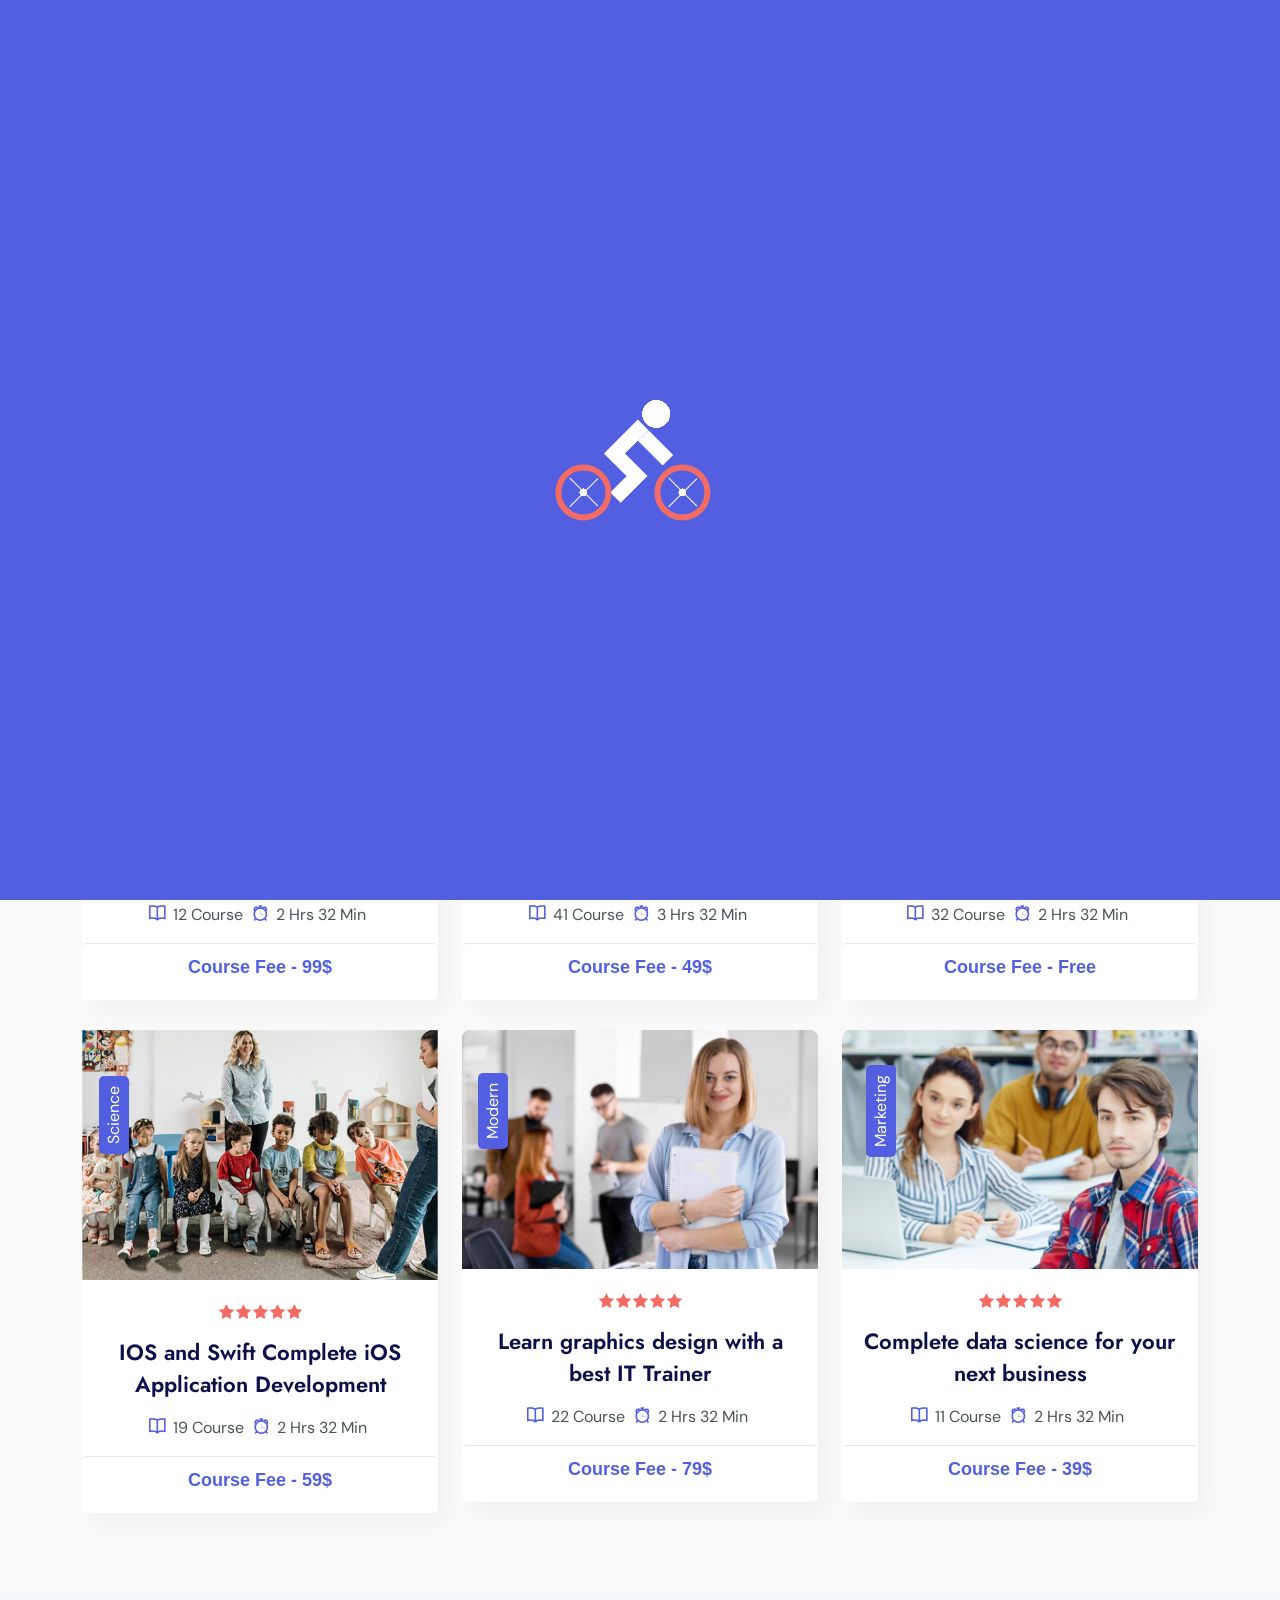
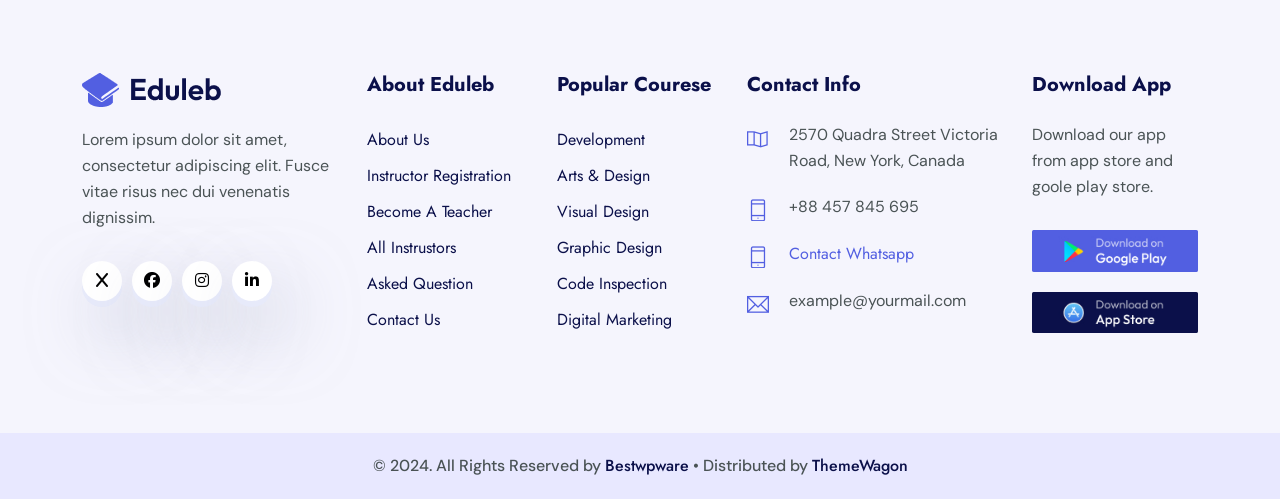
<file: course.html>
<!DOCTYPE html>
<html lang="en">

	<head>
		<!-- Meta -->
		<meta charset="utf-8">
		<meta http-equiv="X-UA-Compatible" content="IE=edge">
		<meta name="viewport" content="width=device-width, initial-scale=1, shrink-to-fit=no">
		<!-- The above 3 meta tags *must* come first in the head; any other head content must come *after* these tags -->
		<meta name="description" content="Eduleb - Education HTML Template">
		<meta name="keywords" content="agency, business, corporate, creative, html5, modern, multipurpose, One Page, parallax, startup">		
		<!-- SITE TITLE -->
		<title>Eduleb - Education HTML Template</title>			
		<!-- Latest Bootstrap min CSS -->
		<link rel="stylesheet" href="assets/bootstrap/css/bootstrap.min.css">		
		<!-- Google Font -->
		<link href="https://fonts.googleapis.com/css2?family=DM+Sans:ital,opsz,wght@0,9..40,100..1000;1,9..40,100..1000&display=swap" rel="stylesheet">
		<link href="https://fonts.googleapis.com/css2?family=Jost:ital,wght@0,100..900;1,100..900&display=swap" rel="stylesheet">
		<!-- Font Awesome CSS -->
		<link rel="stylesheet" href="https://cdnjs.cloudflare.com/ajax/libs/font-awesome/6.5.2/css/all.min.css">
		<link rel="stylesheet" href="assets/fonts/font-awesome.min.css">
		<link rel="stylesheet" href="assets/fonts/themify-icons.css">
		<!--- owl carousel Css-->
		<link rel="stylesheet" href="assets/owlcarousel/css/owl.carousel.css">
		<link rel="stylesheet" href="assets/owlcarousel/css/owl.theme.css">	
		<!--jquery-simple-mobilemenu Css-->
        <link rel="stylesheet" href="assets/css/jquery-simple-mobilemenu.css">			
		<!-- MAGNIFIC CSS -->
		<link rel="stylesheet" href="assets/css/magnific-popup.css">		
		<!-- animate CSS -->
		<link rel="stylesheet" href="assets/css/animate.css">	
		<!-- Style CSS -->					
		<link rel="stylesheet" href="assets/css/style.css">					
		<!-- HTML5 shim and Respond.js IE8 support of HTML5 elements and media queries -->
		<!-- WARNING: Respond.js doesn't work if you view the page via file:// -->
		<!--[if lt IE 9]>
		  <script src="https://oss.maxcdn.com/html5shiv/3.7.2/html5shiv.min.js"></script>
		  <script src="https://oss.maxcdn.com/respond/1.4.2/respond.min.js"></script>
		<![endif]-->
	</head>
	
    <body data-spy="scroll" data-offset="80">

		<!-- START PRELOADER -->
		<div class="preloaders">
			<span class="loader"></span>
		</div>
		<!-- END PRELOADER -->		

		<!-- START NAVBAR -->  
		<div id="navigation" class="navbar-light bg-faded site-navigation">
			<div class="container-fluid">
				<div class="row">
					<div class="col-20 align-self-center">
						<div class="site-logo">
							<a href="index.html"><img src="assets/img/logo.png" alt=""></a>          				
						</div>
					</div><!--- END Col -->
					
					<div class="col-60 d-flex">
						<nav id="main-menu">
							<ul>
								<li class="menu-item-has-children"><a href="#">Home</a>
									<ul>										
										<li><a href="index.html">Home 01</a></li>
										<li><a href="index2.html">Home 02</a></li>
									</ul>
								</li>
								<li><a href="about.html">About</a></li>				  				  
								<li class="menu-item-has-children"><a href="course.html">Course</a>
									<ul>										
										<li><a href="course.html">Course</a></li>
										<li><a href="course_details.html">Course Details</a></li>
									</ul>
								</li>								
								<li class="menu-item-has-children"><a href="#">Pages</a>
									<ul>										
										<li><a href="instructor.html">Instructor</a></li>
										<li><a href="ins_details.html">Instructor Details</a></li>
										<li><a href="pricing.html">Pricing Plan</a></li>
										<li><a href="faq.html">Faq Page</a></li>			
										<li><a href="404.html">404</a></li>				
									</ul>
								</li>							
								<li class="menu-item-has-children"><a href="blog.html">Blog</a>
									<ul>										
										<li><a href="blog.html">Blog</a></li>
										<li><a href="blog_single.html">Blog Details</a></li>
									</ul>
								</li>							  
								<li><a href="contact.html">Contact</a></li>
							</ul>
						</nav>
					</div><!--- END Col -->
					
					<div class="col-20 d-none d-xl-block text-end align-self-center">
						<a href="#" class="header-btn">Sign In</a>
						<a href="contact.html" class="btn_one">Sign Up</a>
					</div><!--- END Col -->
					
					<ul class="mobile_menu">						
						<li><a href="#">Home</a>
							<ul class="sub-menu">										
								<li><a href="index.html">Home 01</a></li>
								<li><a href="index2.html">Home 02</a></li>						
							</ul>
						</li>	
						<li><a href="about.html">About</a></li>						
						<li><a href="#">Course</a>
							<ul class="sub-menu">										
								<li><a href="course.html">Course</a></li>
								<li><a href="course_details.html">Course Deails</a></li>									
							</ul>
						</li>
						<li><a href="#">Pages</a>
							<ul class="sub-menu">									
								<li><a href="instructor.html">Instructor</a></li>
								<li><a href="ins_details.html">Instructor Details</a></li>
								<li><a href="pricing.html">Pricing Plan</a></li>
								<li><a href="faq.html">Faq Page</a></li>			
								<li><a href="404.html">404</a></li>							
							</ul>
						</li>			
						<li><a href="blog.html">Blog</a>
							<ul class="sub-menu">										
								<li><a href="blog.html">Blog</a></li>
								<li><a href="blog_single.html">Blog Details</a></li>
							</ul>
						</li>						
						<li><a href="contact.html">Contact</a></li>
					</ul>			
				</div><!--- END ROW -->
			</div><!--- END CONTAINER -->
		</div> 	  
		<!-- END NAVBAR -->		

		<!-- START SECTION TOP -->
		<section class="section-top">
			<div class="container">
				<div class="col-lg-10 offset-lg-1 text-center">
					<div class="section-top-title wow fadeInRight" data-wow-duration="1s" data-wow-delay="0.3s" data-wow-offset="0">
						<h1>All Course</h1>
						<ul>
							<li><a href="index.html">Home</a></li>
							<li> / Course</li>
						</ul>
					</div><!-- //.HERO-TEXT -->
				</div><!--- END COL -->
			</div><!--- END CONTAINER -->
		</section>	
		<!-- END SECTION TOP -->
		
		<!-- START COURSE -->
		<section class="home_course section-padding">
			<div class="container">			
				<div class="row">
					<div class="col-lg-4 col-sm-6 col-xs-12">
						<div class="single_course">
							<div class="single_c_img">
								<img src="assets/img/course/1.png" class="img-fluid" alt="course-image" />
								<span>Education</span>
							</div>
							<i class="fa fa-star"></i><i class="fa fa-star"></i><i class="fa fa-star"></i><i class="fa fa-star"></i><i class="fa fa-star"></i>
							<h4><a href="course.html">Complete User fundamentals beginners to advanced</a></h4>
							<p><span class="ti-book"> </span> 12 Course</p>
							<p><span class="ti-alarm-clock"> </span>2 Hrs 32 Min</p>
							<div class="price">Course Fee - 99$</div>
						</div>
					</div><!-- END COL -->
					<div class="col-lg-4 col-sm-6 col-xs-12">
						<div class="single_course">
							<div class="single_c_img">
								<img src="assets/img/course/2.png" class="img-fluid" alt="course-image" />
								<span>UI/UX</span>
							</div>
							<i class="fa fa-star"></i><i class="fa fa-star"></i><i class="fa fa-star"></i><i class="fa fa-star"></i><i class="fa fa-star"></i>
							<h4><a href="course.html">Advanced Android 12 & Kotlin Development Course</a></h4>
							<p><span class="ti-book"> </span> 41 Course</p>
							<p><span class="ti-alarm-clock"> </span>3 Hrs 32 Min</p>
							<div class="price">Course Fee - 49$</div>
						</div>
					</div><!-- END COL -->
					<div class="col-lg-4 col-sm-6 col-xs-12">
						<div class="single_course">
							<div class="single_c_img">
								<img src="assets/img/course/3.png" class="img-fluid" alt="course-image" />
								<span>Lifestyle</span>
							</div>
							<i class="fa fa-star"></i><i class="fa fa-star"></i><i class="fa fa-star"></i><i class="fa fa-star"></i><i class="fa fa-star"></i>
							<h4><a href="course.html">Complete HTML, CSS and Javascript Course</a></h4>
							<p><span class="ti-book"> </span> 32 Course</p>
							<p><span class="ti-alarm-clock"> </span>2 Hrs 32 Min</p>
							<div class="price">Course Fee - Free</div>
						</div>
					</div><!-- END COL -->
					<div class="col-lg-4 col-sm-6 col-xs-12">
						<div class="single_course">
							<div class="single_c_img">
								<img src="assets/img/course/4.png" class="img-fluid" alt="course-image" />
								<span>Science</span>
							</div>
							<i class="fa fa-star"></i><i class="fa fa-star"></i><i class="fa fa-star"></i><i class="fa fa-star"></i><i class="fa fa-star"></i>
							<h4><a href="course.html">IOS and Swift Complete iOS Application Development</a></h4>
							<p><span class="ti-book"> </span> 19 Course</p>
							<p><span class="ti-alarm-clock"> </span>2 Hrs 32 Min</p>
							<div class="price">Course Fee - 59$</div>
						</div>
					</div><!-- END COL -->
					<div class="col-lg-4 col-sm-6 col-xs-12">
						<div class="single_course">
							<div class="single_c_img">
								<img src="assets/img/course/5.png" class="img-fluid" alt="course-image" />
								<span>Modern</span>
							</div>
							<i class="fa fa-star"></i><i class="fa fa-star"></i><i class="fa fa-star"></i><i class="fa fa-star"></i><i class="fa fa-star"></i>
							<h4><a href="course.html">Learn graphics design with a best IT Trainer</a></h4>
							<p><span class="ti-book"> </span> 22 Course</p>
							<p><span class="ti-alarm-clock"> </span>2 Hrs 32 Min</p>
							<div class="price">Course Fee - 79$</div>
						</div>
					</div><!-- END COL -->
					<div class="col-lg-4 col-sm-6 col-xs-12">
						<div class="single_course">
							<div class="single_c_img">
								<img src="assets/img/course/6.png" class="img-fluid" alt="course-image" />
								<span>Marketing</span>
							</div>
							<i class="fa fa-star"></i><i class="fa fa-star"></i><i class="fa fa-star"></i><i class="fa fa-star"></i><i class="fa fa-star"></i>
							<h4><a href="course.html">Complete data science for your next business</a></h4>
							<p><span class="ti-book"> </span> 11 Course</p>
							<p><span class="ti-alarm-clock"> </span>2 Hrs 32 Min</p>
							<div class="price">Course Fee - 39$</div>
						</div>
					</div><!-- END COL -->						
				</div><!--- END ROW -->
			</div><!--- END CONTAINER -->		
		</section>
		<!-- END COURSE -->		
		
		<!-- START FOOTER -->
		<div class="footer section-padding">
			<div class="container">				
				<div class="row">						
					<div class="col-lg-3 col-sm-6 col-xs-12">
						<div class="single_footer">
							<a href="index.html"><img src="assets/img/logo.png" alt=""></a>         
							<p>Lorem ipsum dolor sit amet, consectetur adipiscing elit. Fusce vitae risus nec dui venenatis dignissim.</p>
							<div class="social_profile">
								<ul>
									<li><a class="f_facebook" href="#"><i class="fa-solid fa-x"></i></a></li>
									<li><a class="f_twitter" href="#"><i class="fa-brands fa-facebook-f"></i></a></li>
									<li><a class="f_instagram"href="#"><i class="fa-brands fa-instagram"></i></a></li>
									<li><a class="f_linkedin" href="#"><i class="fa-brands fa-linkedin-in"></i></a></li>
								</ul>
							</div>
						</div>			
					</div><!--- END COL -->						
					<div class="col-lg-2 col-sm-6 col-xs-12">
						<div class="single_footer">
							<h4>About Eduleb</h4>
							<ul>
								<li><a href="#">About us</a></li>
								<li><a href="#">Instructor Registration</a></li>
								<li><a href="#">Become A Teacher</a></li>
								<li><a href="#">All Instrustors</a></li>
								<li><a href="#">Asked Question</a></li>
								<li><a href="#">Contact us</a></li>
							</ul>
						</div>
					</div><!--- END COL -->	
					<div class="col-lg-2 col-sm-6 col-xs-12">
						<div class="single_footer">
							<h4>Popular Courese</h4>
							<ul>
								<li><a href="#">Development</a></li>
								<li><a href="#">Arts & design</a></li>
								<li><a href="#">Visual Design</a></li>
								<li><a href="#">Graphic Design</a></li>
								<li><a href="#">Code Inspection</a></li>						
								<li><a href="#">Digital Marketing</a></li>						
							</ul>
						</div>
					</div><!--- END COL -->
					<div class="col-lg-3 col-sm-6 col-xs-12">
						<div class="single_footer">
							<h4>Contact Info</h4>
							<div class="sf_contact">
								<span class="ti-map"></span>
								<p>2570 Quadra Street Victoria Road, New York, Canada</p>
							</div>
							<div class="sf_contact">
								<span class="ti-mobile"></span>
								<p>+88 457 845 695</p>
							</div>
							<div class="sf_contact">
								<span class="ti-mobile"></span>
								<p><a href="tel:+88457845695">Contact Whatsapp</a></p>
							</div>
							<div class="sf_contact">
								<span class="ti-email"></span>
								<p>example@yourmail.com</p>
							</div>
						</div>
					</div><!--- END COL -->						
					<div class="col-lg-2 col-sm-6 col-xs-12">
						<div class="single_footer">
							<h4>Download App</h4>
							<p>Download our app from app store and goole play store.</p>
							<a href="index.html"><img src="assets/img/google-play.jpg" class="foot_img" alt=""></a>  
							<a href="index.html"><img src="assets/img/app-store.jpg" class="foot_img" alt=""></a>  
						</div>
					</div><!--- END COL -->	
				</div><!--- END ROW -->					
			</div><!--- END CONTAINER -->
		</div>
		<!-- END FOOTER -->	

		<!-- START FOOTER COPYRIGHT -->	
		<div class="foot_copy">
			<div class="footer_copyright">
				<p>&copy; 2024. All Rights Reserved by <a href="https://bestwpware.com/">Bestwpware</a> • Distributed by <a href="https://themewagon.com">ThemeWagon</a></p>
			</div>	
		</div>
		<!-- END FOOTER COPYRIGHT -->	
	
	<!-- Latest jQuery -->
		<script src="assets/js/jquery-1.12.4.min.js"></script>
	<!-- Latest compiled and minified Bootstrap -->
		<script src="assets/bootstrap/js/bootstrap.min.js"></script>
	<!-- modernizer JS -->		
		<script src="assets/js/modernizr-2.8.3.min.js"></script>	
	<!-- jquery-simple-mobilemenu.min -->
		<script src="assets/js/jquery-simple-mobilemenu.js"></script>		
	<!-- owl-carousel min js  -->
		<script src="assets/owlcarousel/js/owl.carousel.min.js"></script>					
	<!-- magnific-popup js -->               
		<script src="assets/js/jquery.magnific-popup.min.js"></script>						
	<!-- countTo js -->
		<script src="assets/js/jquery.inview.min.js"></script>								
	<!-- scrolltopcontrol js -->
		<script src="assets/js/scrolltopcontrol.js"></script>			
	<!-- WOW - Reveal Animations When You Scroll -->
		<script src="assets/js/wow.min.js"></script>				
	<!-- scripts js -->
		<script src="assets/js/scripts.js"></script>
    </body>
</html>
</file>
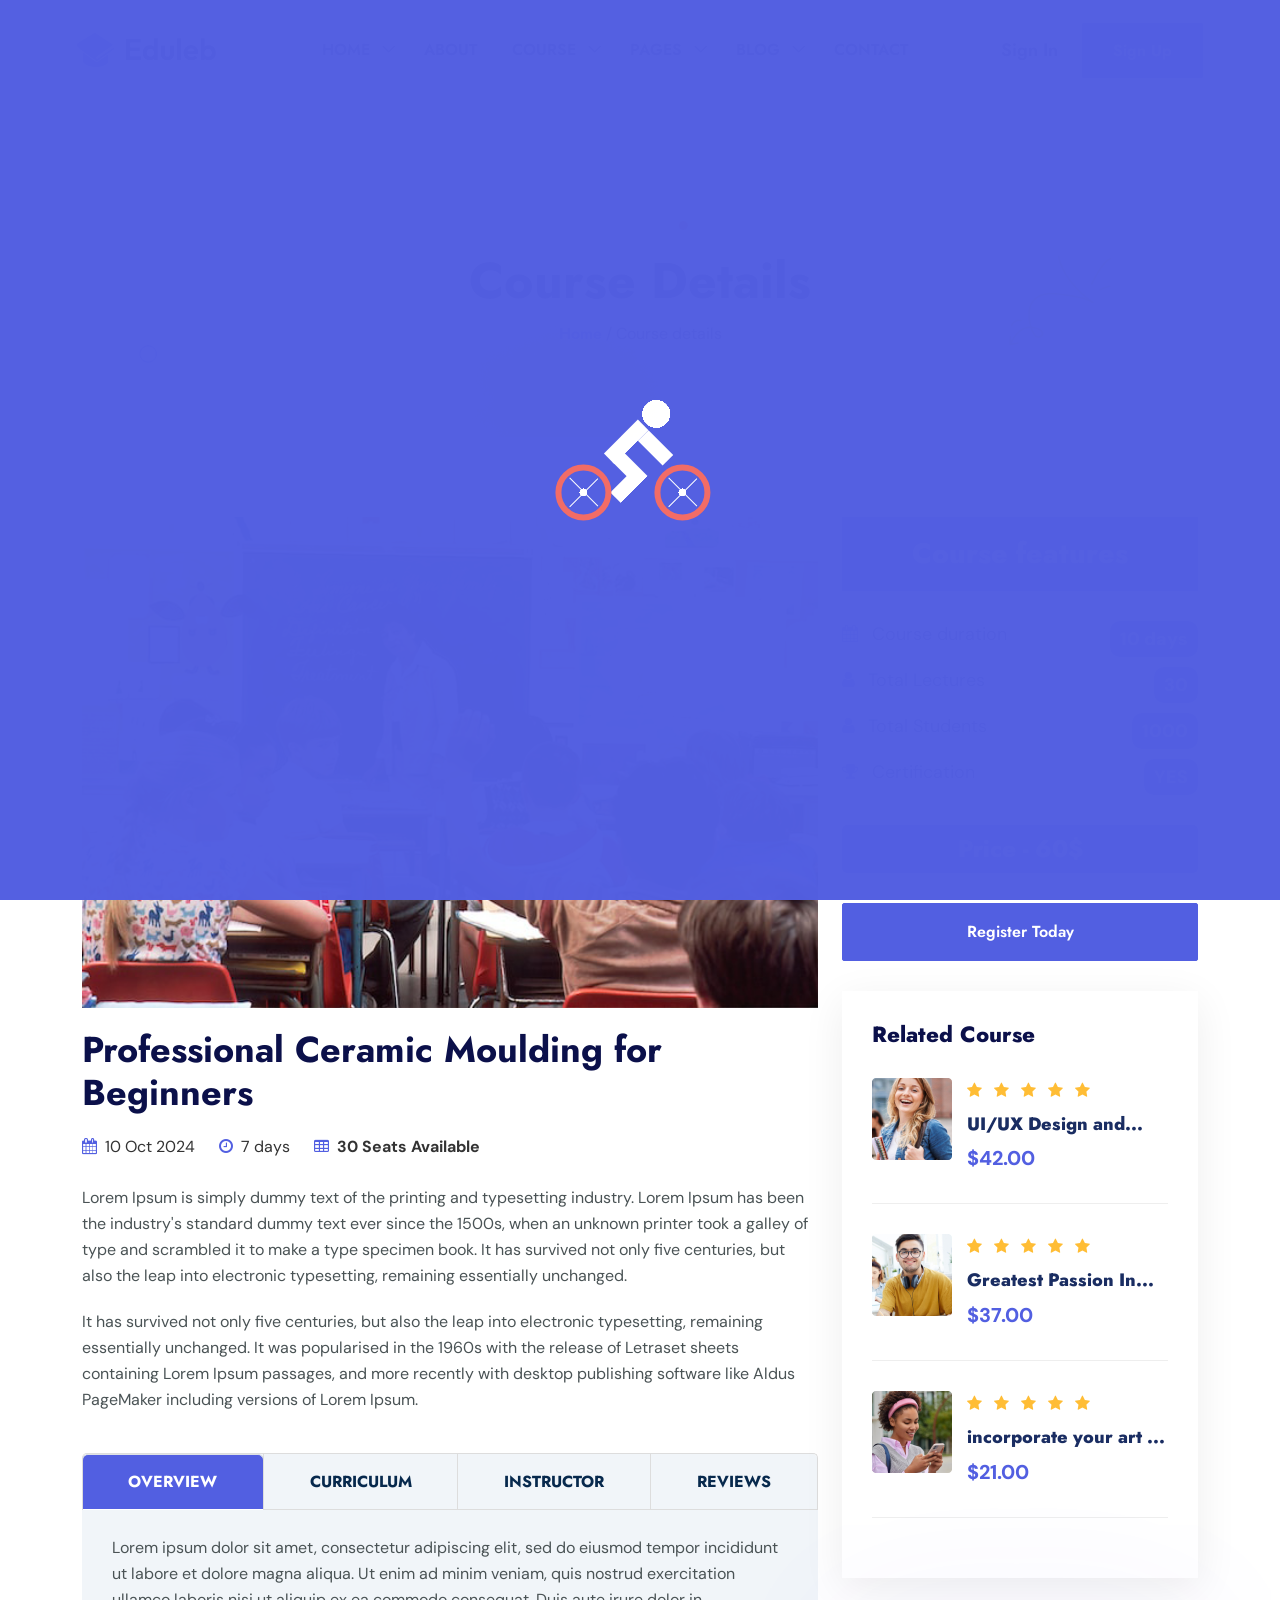
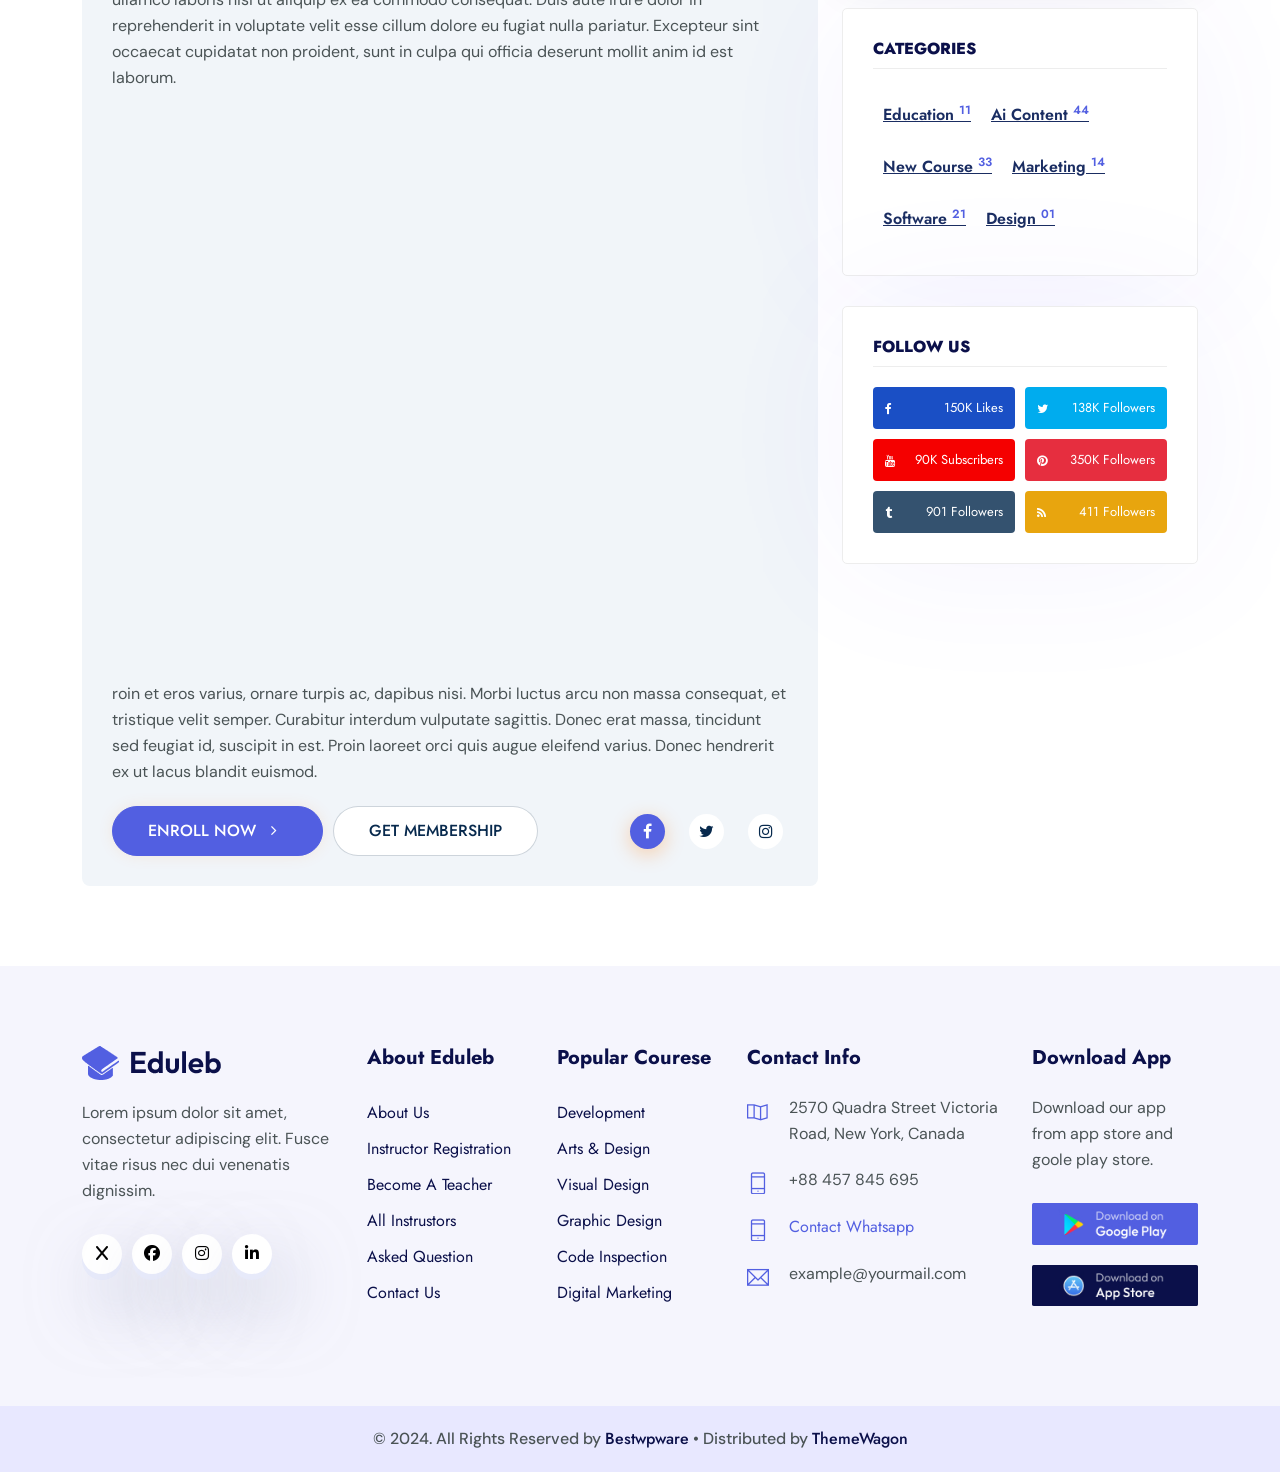
<file: course_details.html>
<!DOCTYPE html>
<html lang="en">

	<head>
		<!-- Meta -->
		<meta charset="utf-8">
		<meta http-equiv="X-UA-Compatible" content="IE=edge">
		<meta name="viewport" content="width=device-width, initial-scale=1, shrink-to-fit=no">
		<!-- The above 3 meta tags *must* come first in the head; any other head content must come *after* these tags -->
		<meta name="description" content="Eduleb - Education HTML Template">
		<meta name="keywords" content="agency, business, corporate, creative, html5, modern, multipurpose, One Page, parallax, startup">		
		<!-- SITE TITLE -->
		<title>Eduleb - Education HTML Template</title>			
		<!-- Latest Bootstrap min CSS -->
		<link rel="stylesheet" href="assets/bootstrap/css/bootstrap.min.css">		
		<!-- Google Font -->
		<link href="https://fonts.googleapis.com/css2?family=DM+Sans:ital,opsz,wght@0,9..40,100..1000;1,9..40,100..1000&display=swap" rel="stylesheet">
		<link href="https://fonts.googleapis.com/css2?family=Jost:ital,wght@0,100..900;1,100..900&display=swap" rel="stylesheet">
		<!-- Font Awesome CSS -->
		<link rel="stylesheet" href="https://cdnjs.cloudflare.com/ajax/libs/font-awesome/6.5.2/css/all.min.css">
		<link rel="stylesheet" href="assets/fonts/font-awesome.min.css">
		<link rel="stylesheet" href="assets/fonts/themify-icons.css">
		<!--- owl carousel Css-->
		<link rel="stylesheet" href="assets/owlcarousel/css/owl.carousel.css">
		<link rel="stylesheet" href="assets/owlcarousel/css/owl.theme.css">	
		<!--jquery-simple-mobilemenu Css-->
        <link rel="stylesheet" href="assets/css/jquery-simple-mobilemenu.css">			
		<!-- MAGNIFIC CSS -->
		<link rel="stylesheet" href="assets/css/magnific-popup.css">		
		<!-- animate CSS -->
		<link rel="stylesheet" href="assets/css/animate.css">	
		<!-- Style CSS -->					
		<link rel="stylesheet" href="assets/css/style.css">					
		<!-- HTML5 shim and Respond.js IE8 support of HTML5 elements and media queries -->
		<!-- WARNING: Respond.js doesn't work if you view the page via file:// -->
		<!--[if lt IE 9]>
		  <script src="https://oss.maxcdn.com/html5shiv/3.7.2/html5shiv.min.js"></script>
		  <script src="https://oss.maxcdn.com/respond/1.4.2/respond.min.js"></script>
		<![endif]-->
	</head>
	
    <body data-spy="scroll" data-offset="80">

		<!-- START PRELOADER -->
		<div class="preloaders">
			<span class="loader"></span>
		</div>
		<!-- END PRELOADER -->		

		<!-- START NAVBAR -->  
		<div id="navigation" class="navbar-light bg-faded site-navigation">
			<div class="container-fluid">
				<div class="row">
					<div class="col-20 align-self-center">
						<div class="site-logo">
							<a href="index.html"><img src="assets/img/logo.png" alt=""></a>          				
						</div>
					</div><!--- END Col -->
					
					<div class="col-60 d-flex">
						<nav id="main-menu">
							<ul>
								<li class="menu-item-has-children"><a href="#">Home</a>
									<ul>										
										<li><a href="index.html">Home 01</a></li>
										<li><a href="index2.html">Home 02</a></li>
									</ul>
								</li>
								<li><a href="about.html">About</a></li>				  				  
								<li class="menu-item-has-children"><a href="course.html">Course</a>
									<ul>										
										<li><a href="course.html">Course</a></li>
										<li><a href="course_details.html">Course Details</a></li>
									</ul>
								</li>								
								<li class="menu-item-has-children"><a href="#">Pages</a>
									<ul>										
										<li><a href="instructor.html">Instructor</a></li>
										<li><a href="ins_details.html">Instructor Details</a></li>
										<li><a href="pricing.html">Pricing Plan</a></li>
										<li><a href="faq.html">Faq Page</a></li>			
										<li><a href="404.html">404</a></li>				
									</ul>
								</li>							
								<li class="menu-item-has-children"><a href="blog.html">Blog</a>
									<ul>										
										<li><a href="blog.html">Blog</a></li>
										<li><a href="blog_single.html">Blog Details</a></li>
									</ul>
								</li>							  
								<li><a href="contact.html">Contact</a></li>
							</ul>
						</nav>
					</div><!--- END Col -->
					
					<div class="col-20 d-none d-xl-block text-end align-self-center">
						<a href="#" class="header-btn">Sign In</a>
						<a href="contact.html" class="btn_one">Sign Up</a>
					</div><!--- END Col -->
					
					<ul class="mobile_menu">						
						<li><a href="#">Home</a>
							<ul class="sub-menu">										
								<li><a href="index.html">Home 01</a></li>
								<li><a href="index2.html">Home 02</a></li>						
							</ul>
						</li>	
						<li><a href="about.html">About</a></li>						
						<li><a href="#">Course</a>
							<ul class="sub-menu">										
								<li><a href="course.html">Course</a></li>
								<li><a href="course_details.html">Course Deails</a></li>									
							</ul>
						</li>
						<li><a href="#">Pages</a>
							<ul class="sub-menu">									
								<li><a href="instructor.html">Instructor</a></li>
								<li><a href="ins_details.html">Instructor Details</a></li>
								<li><a href="pricing.html">Pricing Plan</a></li>
								<li><a href="faq.html">Faq Page</a></li>			
								<li><a href="404.html">404</a></li>							
							</ul>
						</li>			
						<li><a href="blog.html">Blog</a>
							<ul class="sub-menu">										
								<li><a href="blog.html">Blog</a></li>
								<li><a href="blog_single.html">Blog Details</a></li>
							</ul>
						</li>						
						<li><a href="contact.html">Contact</a></li>
					</ul>			
				</div><!--- END ROW -->
			</div><!--- END CONTAINER -->
		</div> 	  
		<!-- END NAVBAR -->		

		<!-- START SECTION TOP -->
		<section class="section-top">
			<div class="container">
				<div class="col-lg-10 offset-lg-1 text-center">
					<div class="section-top-title wow fadeInRight" data-wow-duration="1s" data-wow-delay="0.3s" data-wow-offset="0">
						<h1>Course details</h1>
						<ul>
							<li><a href="index.html">Home</a></li>
							<li> / Course details</li>
						</ul>
					</div><!-- //.HERO-TEXT -->
				</div><!--- END COL -->
			</div><!--- END CONTAINER -->
		</section>	
		<!-- END SECTION TOP -->
		
		<!-- START COURSE -->
		<section class="our_event section-padding">
			<div class="container">
				<div class="row">	
					<div class="col-lg-8 col-sm-8 col-xs-12">
						<div class="single_event_single">
							<img alt="" class="img-fluid" src="assets/img/sc.png"/>
							<div class="single_event_text_single">
								 <h4>Professional Ceramic Moulding for Beginners</h4>
								<span><i class="fa fa-calendar"></i>10 Oct 2024</span>
								<span><i class="fa fa-clock-o"></i>7 days</span>
								<span><i class="fa fa-table"></i><strong>30 Seats Available</strong></span>
								 <p>Lorem Ipsum is simply dummy text of the printing and typesetting industry. Lorem Ipsum has been the industry's standard dummy text ever since the 1500s, when an unknown printer took a galley of type and scrambled it to make a type specimen book. It has survived not only five centuries, but also the leap into electronic typesetting, remaining essentially unchanged.</p>
								 <p>It has survived not only five centuries, but also the leap into electronic typesetting, remaining essentially unchanged. It was popularised in the 1960s with the release of Letraset sheets containing Lorem Ipsum passages, and more recently with desktop publishing software like Aldus PageMaker including versions of Lorem Ipsum.</p>
							</div>
						</div><!--- END SINGLE EVENT -->
                            <div class="course-details-content section-bg">
                                <ul class="nav nav-tabs" role="tablist">
                                    <li class="nav-item">
                                        <a href="#overview" class="nav-link active" data-bs-toggle="tab">Overview</a>
                                    </li>
                                    <li>
                                        <a href="#curriculum" class="nav-link" data-bs-toggle="tab">Curriculum </a>
                                    </li>
                                    <li class="nav-item">
                                        <a href="#instructor" class="nav-link" data-bs-toggle="tab">instructor</a>
                                    </li>
                                    <li class="nav-item">
                                        <a href="#reviews" class="nav-link" data-bs-toggle="tab">reviews</a>
                                    </li>
                                </ul>
                                <div class="tab-content" id="myTabContent">
                                    <div class="tab-pane show fade active" id="overview">
                                        <div class="overview">
                                            <p>Lorem ipsum dolor sit amet, consectetur adipiscing elit, sed do eiusmod tempor incididunt ut 
                                                labore et dolore magna aliqua. Ut enim ad minim veniam, quis nostrud exercitation ullamco 
                                                laboris nisi ut aliquip ex ea commodo consequat. Duis aute irure dolor in reprehenderit in 
                                                voluptate velit esse cillum dolore eu fugiat nulla pariatur. Excepteur sint occaecat cupidatat 
                                                non proident, sunt in culpa qui officia deserunt mollit anim id est laborum.</p>
												<iframe width="900" height="506" src="https://www.youtube.com/embed/RXv_uIN6e-Y" title="10 Excel Formula used daily at WORK (Excel formula for job interview)" frameborder="0" allow="accelerometer; autoplay; clipboard-write; encrypted-media; gyroscope; picture-in-picture; web-share" allowfullscreen></iframe>
                                            <p>roin et eros varius, ornare turpis ac, dapibus nisi. Morbi luctus arcu non massa consequat, et 
                                                tristique velit semper. Curabitur interdum vulputate sagittis. Donec erat massa, tincidunt sed 
                                                feugiat id, suscipit in est. Proin laoreet orci quis augue eleifend varius. Donec hendrerit ex ut 
                                                lacus blandit euismod. </p>
                                            <div class="details-buttons-area">
                                                <a href="#0" class="custom-button theme-one">Enroll Now <i class="fa fa-angle-right"></i></a>
                                                <a href="#0" class="custom-button bg-white">get membership</a>
                                                <ul class="social-icons">
                                                    <li>
                                                        <a href="#0" class="active"><i class="fa fa-facebook"></i></a>
                                                    </li>
                                                    <li>
                                                        <a href="#0"><i class="fa fa-twitter"></i></a>
                                                    </li>
                                                    <li>
                                                        <a href="#0"><i class="fa fa-instagram"></i></a>
                                                    </li>
                                                </ul>
                                            </div>
                                        </div>
                                    </div>
                                    <div class="tab-pane fade" role="tabpanel" id="curriculum">
                                        <div class="overview">
                                            <p>Lorem ipsum dolor sit amet, consectetur adipiscing elit, sed do eiusmod tempor incididunt ut 
                                                labore et dolore magna aliqua. Ut enim ad minim veniam, quis nostrud exercitation ullamco 
                                                laboris nisi ut aliquip ex ea commodo consequat. Duis aute irure dolor in reprehenderit in 
                                                voluptate velit esse cillum dolore eu fugiat nulla pariatur. Excepteur sint occaecat cupidatat 
                                                non proident, sunt in culpa qui officia deserunt mollit anim id est laborum.</p>
                                            <p>Lorem ipsum dolor sit amet, consectetur adipiscing elit, sed do eiusmod tempor incididunt ut 
                                                labore et dolore magna aliqua. Ut enim ad minim veniam, quis nostrud exercitation ullamco 
                                                laboris nisi ut aliquip ex ea commodo consequat. Duis aute irure dolor in reprehenderit in 
                                                voluptate velit esse cillum dolore eu fugiat nulla pariatur. Excepteur sint occaecat cupidatat 
                                                non proident, sunt in culpa qui officia deserunt mollit anim id est laborum.</p>
                                            <p>roin et eros varius, ornare turpis ac, dapibus nisi. Morbi luctus arcu non massa consequat, et 
                                                tristique velit semper. Curabitur interdum vulputate sagittis. Donec erat massa, tincidunt sed 
                                                feugiat id, suscipit in est. Proin laoreet orci quis augue eleifend varius. Donec hendrerit ex ut 
                                                lacus blandit euismod. </p>
                                            <div class="details-buttons-area">
                                                <a href="#0" class="custom-button theme-one">Enroll Now <i class="fa fa-angle-right"></i></a>
                                                <a href="#0" class="custom-button bg-white">get membership</a>
                                                <ul class="social-icons">
                                                    <li>
                                                        <a href="#0"><i class="fa fa-facebook"></i></a>
                                                    </li>
                                                    <li>
                                                        <a href="#0"><i class="fa fa-twitter"></i></a>
                                                    </li>
                                                    <li>
                                                        <a href="#0"><i class="fa fa-instagram"></i></a>
                                                    </li>
                                                </ul>
                                            </div>
                                        </div>
                                    </div>
                                    <div class="tab-pane fade" id="instructor">
                                        <div class="overview text-center">
                                            <div class="instructor-item">
                                                <div class="instructor-thumb">
                                                    <a href="#0"><img src="assets/img/ins-details.png" alt="instructor"></a>
                                                </div>
                                                <div class="instructor-content">
                                                    <h6 class="title"><a href="#0">Manuel Nuer</a></h6>
                                                    <span class="details">TEACHER</span>
                                                </div>
                                            </div>
                                            <p>Sed do eiusmod tempor incididunt ut 
                                                labore et dolore magna aliqua. Ut enim ad minim veniam, quis nostrud exercitation ullamco 
                                                laboris nisi ut aliquip ex ea commodo consequat. Duis aute irure dolor in reprehenderit in 
                                                voluptate velit esse cillum dolore eu fugiat nulla pariatur..</p>
                                            <div class="details-buttons-area">
                                                <ul class="social-icons justify-content-center w-100">
                                                    <li>
                                                        <a href="#0"><i class="fa fa-facebook"></i></a>
                                                    </li>
                                                    <li>
                                                        <a href="#0" class="active"><i class="fa fa-twitter"></i></a>
                                                    </li>
                                                    <li>
                                                        <a href="#0"><i class="fa fa-instagram"></i></a>
                                                    </li>
                                                </ul>
                                            </div>
                                        </div>
                                    </div>
                                    <div class="tab-pane fade" id="reviews">
                                        <div class="client-review">
                                            <div class="review-comments">
                                                <h6 class="review-title">Reviews (03)</h6>
                                                <ul class="review-contents">
                                                    <li>
                                                        <div class="thumb">
                                                            <img src="assets/img/client04.png" alt="course">
                                                        </div>
                                                        <div class="cont">
                                                            <h6 class="subtitle">Robot Smith</h6>
                                                            <div class="ratings cl-theme">
                                                                <span><i class="fa fa-star"></i></span>
                                                                <span><i class="fa fa-star"></i></span>
                                                                <span><i class="fa fa-star"></i></span>
                                                                <span><i class="fa fa-star"></i></span>
                                                                <span><i class="fa fa-star"></i></span>
                                                            </div>
                                                            <p>
                                                                Lorem ipsum dolor sit amet consectetur adipisicing elit. Enim unde et culpa voluptatibus repellat voluptates aliquid minima
                                                            </p>
                                                        </div>
                                                    </li>
                                                    <li>
                                                        <div class="thumb">
                                                            <img src="assets/img/client02.png" alt="course">
                                                        </div>
                                                        <div class="cont">
                                                            <h6 class="subtitle">Nicolas Anelca</h6>
                                                            <div class="ratings cl-theme">
                                                                <span><i class="fa fa-star"></i></span>
                                                                <span><i class="fa fa-star"></i></span>
                                                                <span><i class="fa fa-star"></i></span>
                                                                <span><i class="fa fa-star"></i></span>
                                                                <span class="cl-theme-light"><i class="fa fa-star"></i></span>
                                                            </div>
                                                            <p>
                                                                Lorem ipsum dolor sit amet consectetur adipisicing elit. Enim unde et culpa voluptatibus repellat voluptates aliquid minima
                                                            </p>
                                                        </div>
                                                    </li>
                                                    <li>
                                                        <div class="thumb">
                                                            <img src="assets/img/client03.png" alt="course">
                                                        </div>
                                                        <div class="cont">
                                                            <h6 class="subtitle">Harry Johnshon</h6>
                                                            <div class="ratings cl-theme">
                                                                <span><i class="fa fa-star"></i></span>
                                                                <span><i class="fa fa-star"></i></span>
                                                                <span><i class="fa fa-star"></i></span>
                                                                <span><i class="fa fa-star"></i></span>
                                                                <span><i class="fa fa-star"></i></span>
                                                            </div>
                                                            <p>
                                                                Lorem ipsum dolor sit amet consectetur adipisicing elit. Enim unde et culpa voluptatibus repellat voluptates aliquid minima
                                                            </p>
                                                        </div>
                                                    </li>
                                                </ul>
                                            </div>
                                            <div class="review-form">
                                                <h6 class="review-title">Add a Review</h6>
                                                <form class="row client-form align-items-center">
                                                    <div class="col-md-4 col-12">
                                                        <input type="text" name="name" placeholder="Full Name">
                                                    </div>
                                                    <div class="col-md-4 col-12">
                                                        <input type="text" name="email" placeholder="Email Adress">
                                                    </div>
                                                    <div class="col-md-4 col-12">
                                                        <div class="rating">
                                                            <span class="rating-title">Your Rating : </span>
                                                            <ul class="ratings">
                                                                <li>
                                                                    <a href="#0" title="Give Me One Star"><i class="fa fa-star"></i></a>
                                                                </li>
                                                                <li>
                                                                    <a href="#0" title="Give Me Two Star"><i class="fa fa-star"></i></a>
                                                                </li>
                                                                <li>
                                                                    <a href="#0" title="Give Me Three Star"><i class="fa fa-star"></i></a>
                                                                </li>
                                                                <li>
                                                                    <a href="#0" title="Give Me Four Star"><i class="fa fa-star"></i></a>
                                                                </li>
                                                                <li>
                                                                    <a href="#0" title="Give Me Five Star"><i class="fa fa-star"></i></a>
                                                                </li>
                                                            </ul>
                                                        </div>
                                                    </div>
                                                    <div class="col-md-12 col-12 d-inline-flex">
                                                        <textarea rows="5" placeholder="Type Here Message"></textarea>
                                                    </div>
                                                    <div class="col-12">
                                                        <button type="submit" class="custom-button rounded">Submit Review</button>
                                                    </div>
                                                </form>
                                            </div>
                                        </div>
                                    </div>
                                </div>
                            </div>						
					</div><!--- END COL -->
					<div class="col-lg-4 col-sm-4 col-xs-12">
						<div class="course_features">
							<h3>Course features</h3>
							<ul>
								<li><i class="fa fa-calendar"></i> Course duration <b>10 days</b></li>
								<li><i class="fa fa-user"></i> Total Lectures <b>30</b></li>
								<li><i class="fa fa-user"></i> Total Students <b>1000</b></li>
								<li><i class="fa fa-trophy"></i> Certification <b>YES</b></li>
							</ul>
						</div>
						<div class="event_info_price">
							<h4>Price - 60$</h4>
						</div>
						<div class="event_info_register">
							<a class="btn_one" href="#">Register Today</a>
						</div>
						<div class="related_course">
							<h3>Related Course</h3>
							<div class="single_rc">
								<div class="rc_img">
									<img src="assets/img/rc-1.png" alt="" />
								</div>
								<i class="fa fa-star"></i>
								<i class="fa fa-star"></i>
								<i class="fa fa-star"></i>
								<i class="fa fa-star"></i>
								<i class="fa fa-star"></i>
								<h4><a href="#">UI/UX Design and...</a></h4>
								<span>$42.00</span>
							</div><!--- END SINGLE RELATED COURSE -->
							<div class="single_rc">
								<div class="rc_img">
									<img src="assets/img/rc-2.png" alt="" />
								</div>
								<i class="fa fa-star"></i>
								<i class="fa fa-star"></i>
								<i class="fa fa-star"></i>
								<i class="fa fa-star"></i>
								<i class="fa fa-star"></i>
								<h4><a href="#">Greatest Passion In...</a></h4>
								<span>$37.00</span>
							</div><!--- END SINGLE RELATED COURSE -->
							<div class="single_rc">
								<div class="rc_img">
									<img src="assets/img/rc-3.png" alt="" />
								</div>
								<i class="fa fa-star"></i>
								<i class="fa fa-star"></i>
								<i class="fa fa-star"></i>
								<i class="fa fa-star"></i>
								<i class="fa fa-star"></i>
								<h4><a href="#">incorporate your art ...</a></h4>
								<span>$21.00</span>
							</div><!--- END SINGLE RELATED COURSE -->
						</div><!--- END RELATED COURSE -->
						<div class="sidebar-post">
							<div class="sidebar_title"><h4>CATEGORIES</h4></div>
							<div class="single_category">
								<ul>
									<li><a href="#">Education <sup>11</sup></a></li>
									<li><a href="#">Ai Content <sup>44</sup></a></li>
									<li><a href="#">New Course <sup>33</sup></a></li>
									<li><a href="#">Marketing <sup>14</sup></a></li>
									<li><a href="#">Software <sup>21</sup></a></li>
									<li><a href="#">Design <sup>01</sup></a></li>
								</ul>
							</div><!-- END SOCIAL MEDIA POST -->
						</div><!-- END SIDEBAR POST -->							
						<div class="sidebar-post">
							<div class="sidebar_title"><h4>Follow us</h4></div>
							<div class="single_social">
								<ul>
									<li><div class="social_item b_facebook"><a href="#" title="facebook"><i class="fa fa-facebook"></i><span class="item-list">150K Likes</span></a></div></li>
									
									<li><div class="social_item b_twitter"><a href="#" title="twitter"><i class="fa fa-twitter"></i><span class="item-list">138K Followers</span></a></div></li>
									
									<li><div class="social_item b_youtube"><a href="#" title="youtube"><i class="fa fa-youtube"></i><span class="item-list">90K Subscribers</span></a></div></li>
									
									<li><div class="social_item b_pinterest"><a href="#" title="pinterest"><i class="fa fa-pinterest"></i><span class="item-list">350K Followers</span></a></div></li>
									
									<li><div class="social_item b_tumblr"><a href="#" title="rss"><i class="fa fa-tumblr"></i><span class="item-list">901 Followers</span></a></div></li>
									
									<li><div class="social_item b_rss"><a href="#" title="rss"><i class="fa fa-rss"></i><span class="item-list">411 Followers</span></a></div></li>
								</ul>
							</div><!-- END SOCIAL MEDIA POST -->
						</div><!-- END SIDEBAR POST -->													
					</div><!--- END COL -->
				</div><!-- END ROW -->
			</div><!-- END CONTAINER -->
		</section>
		<!-- END COURSE -->
		
		<!-- START FOOTER -->
		<div class="footer section-padding">
			<div class="container">				
				<div class="row">						
					<div class="col-lg-3 col-sm-6 col-xs-12">
						<div class="single_footer">
							<a href="index.html"><img src="assets/img/logo.png" alt=""></a>         
							<p>Lorem ipsum dolor sit amet, consectetur adipiscing elit. Fusce vitae risus nec dui venenatis dignissim.</p>
							<div class="social_profile">
								<ul>
									<li><a class="f_facebook" href="#"><i class="fa-solid fa-x"></i></a></li>
									<li><a class="f_twitter" href="#"><i class="fa-brands fa-facebook-f"></i></a></li>
									<li><a class="f_instagram"href="#"><i class="fa-brands fa-instagram"></i></a></li>
									<li><a class="f_linkedin" href="#"><i class="fa-brands fa-linkedin-in"></i></a></li>
								</ul>
							</div>
						</div>			
					</div><!--- END COL -->						
					<div class="col-lg-2 col-sm-6 col-xs-12">
						<div class="single_footer">
							<h4>About Eduleb</h4>
							<ul>
								<li><a href="#">About us</a></li>
								<li><a href="#">Instructor Registration</a></li>
								<li><a href="#">Become A Teacher</a></li>
								<li><a href="#">All Instrustors</a></li>
								<li><a href="#">Asked Question</a></li>
								<li><a href="#">Contact us</a></li>
							</ul>
						</div>
					</div><!--- END COL -->	
					<div class="col-lg-2 col-sm-6 col-xs-12">
						<div class="single_footer">
							<h4>Popular Courese</h4>
							<ul>
								<li><a href="#">Development</a></li>
								<li><a href="#">Arts & design</a></li>
								<li><a href="#">Visual Design</a></li>
								<li><a href="#">Graphic Design</a></li>
								<li><a href="#">Code Inspection</a></li>						
								<li><a href="#">Digital Marketing</a></li>						
							</ul>
						</div>
					</div><!--- END COL -->
					<div class="col-lg-3 col-sm-6 col-xs-12">
						<div class="single_footer">
							<h4>Contact Info</h4>
							<div class="sf_contact">
								<span class="ti-map"></span>
								<p>2570 Quadra Street Victoria Road, New York, Canada</p>
							</div>
							<div class="sf_contact">
								<span class="ti-mobile"></span>
								<p>+88 457 845 695</p>
							</div>
							<div class="sf_contact">
								<span class="ti-mobile"></span>
								<p><a href="tel:+88457845695">Contact Whatsapp</a></p>
							</div>
							<div class="sf_contact">
								<span class="ti-email"></span>
								<p>example@yourmail.com</p>
							</div>
						</div>
					</div><!--- END COL -->						
					<div class="col-lg-2 col-sm-6 col-xs-12">
						<div class="single_footer">
							<h4>Download App</h4>
							<p>Download our app from app store and goole play store.</p>
							<a href="index.html"><img src="assets/img/google-play.jpg" class="foot_img" alt=""></a>  
							<a href="index.html"><img src="assets/img/app-store.jpg" class="foot_img" alt=""></a>  
						</div>
					</div><!--- END COL -->	
				</div><!--- END ROW -->					
			</div><!--- END CONTAINER -->
		</div>
		<!-- END FOOTER -->	

		<!-- START FOOTER COPYRIGHT -->	
		<div class="foot_copy">
			<div class="footer_copyright">
				<p>&copy; 2024. All Rights Reserved by <a href="https://bestwpware.com/">Bestwpware</a> • Distributed by <a href="https://themewagon.com">ThemeWagon</a></p>
			</div>	
		</div>
		<!-- END FOOTER COPYRIGHT -->	
	
	<!-- Latest jQuery -->
		<script src="assets/js/jquery-1.12.4.min.js"></script>
	<!-- Latest compiled and minified Bootstrap -->
		<script src="assets/bootstrap/js/bootstrap.min.js"></script>
	<!-- modernizer JS -->		
		<script src="assets/js/modernizr-2.8.3.min.js"></script>	
	<!-- jquery-simple-mobilemenu.min -->
		<script src="assets/js/jquery-simple-mobilemenu.js"></script>		
	<!-- owl-carousel min js  -->
		<script src="assets/owlcarousel/js/owl.carousel.min.js"></script>					
	<!-- magnific-popup js -->               
		<script src="assets/js/jquery.magnific-popup.min.js"></script>						
	<!-- countTo js -->
		<script src="assets/js/jquery.inview.min.js"></script>								
	<!-- scrolltopcontrol js -->
		<script src="assets/js/scrolltopcontrol.js"></script>			
	<!-- WOW - Reveal Animations When You Scroll -->
		<script src="assets/js/wow.min.js"></script>				
	<!-- scripts js -->
		<script src="assets/js/scripts.js"></script>
    </body>
</html>
</file>
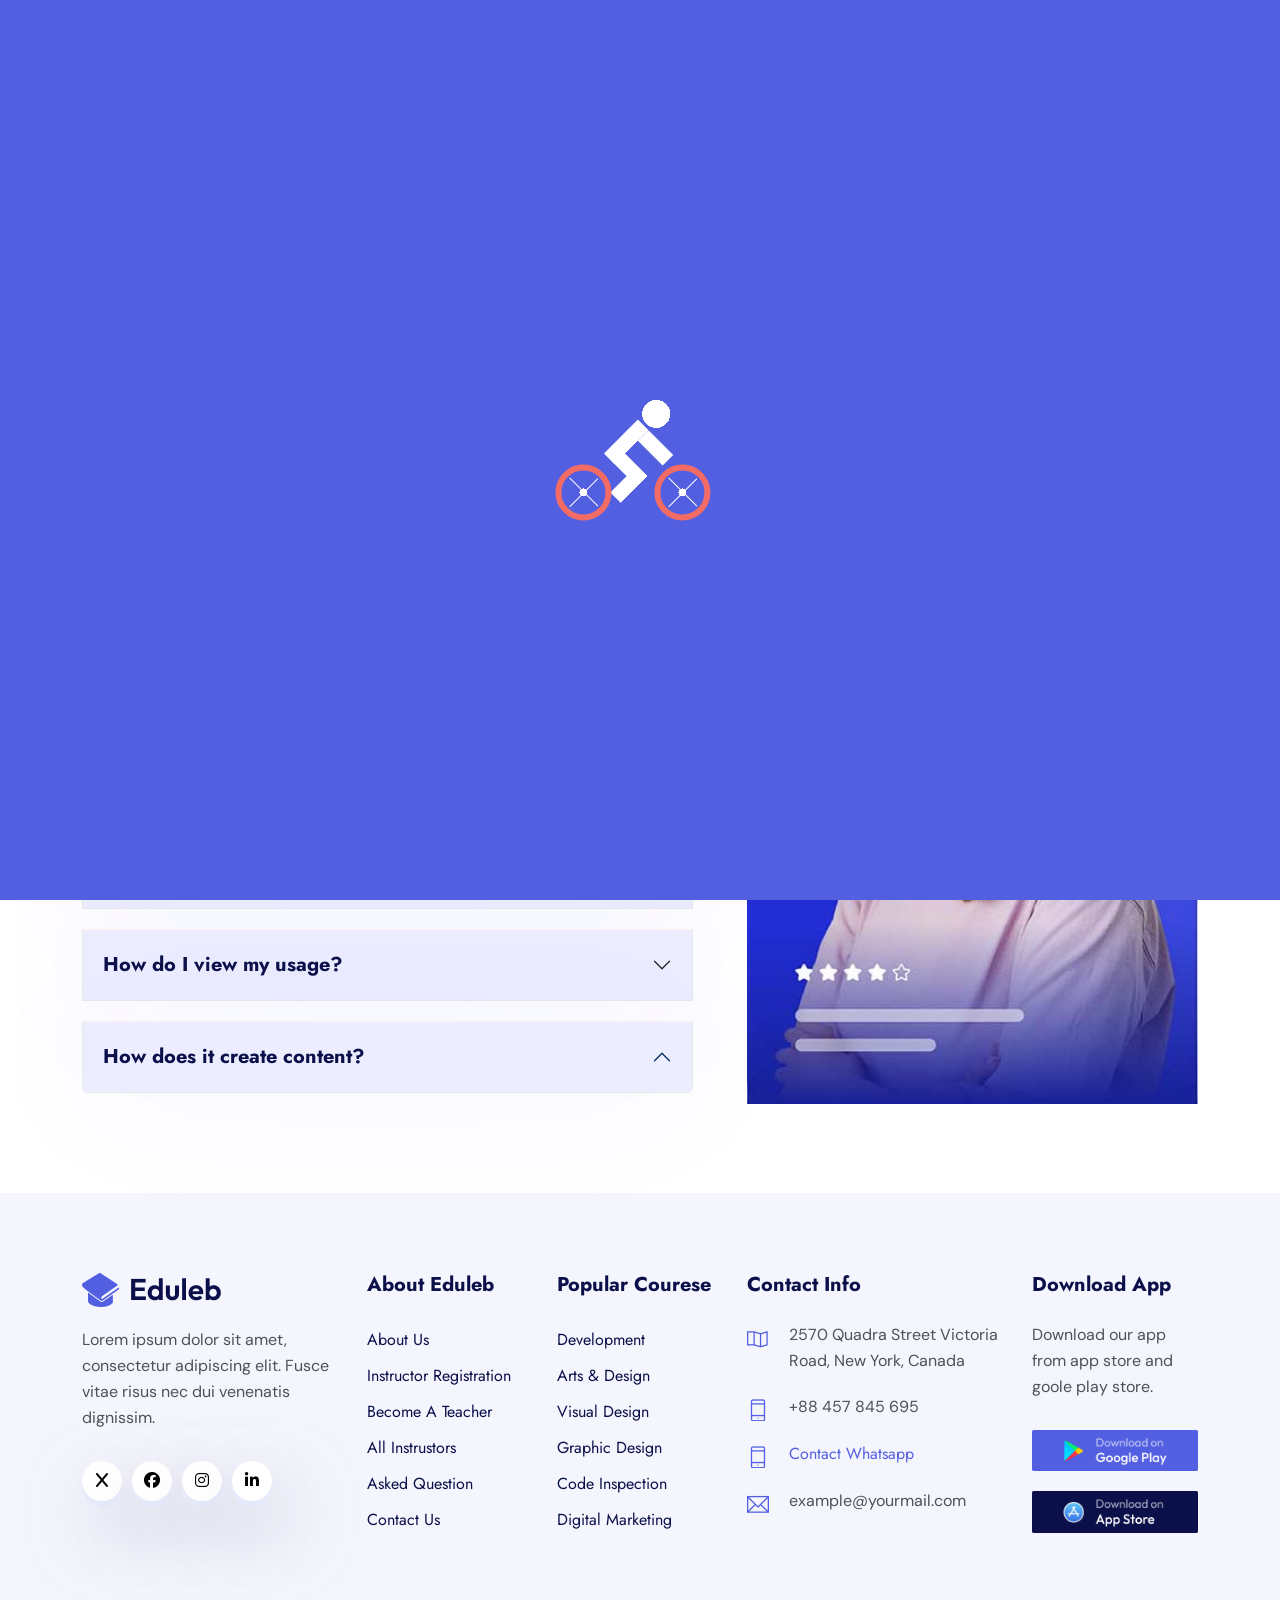
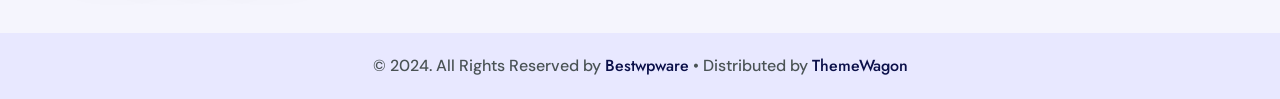
<file: faq.html>
<!DOCTYPE html>
<html lang="en">

	<head>
		<!-- Meta -->
		<meta charset="utf-8">
		<meta http-equiv="X-UA-Compatible" content="IE=edge">
		<meta name="viewport" content="width=device-width, initial-scale=1, shrink-to-fit=no">
		<!-- The above 3 meta tags *must* come first in the head; any other head content must come *after* these tags -->
		<meta name="description" content="Eduleb - Education HTML Template">
		<meta name="keywords" content="agency, business, corporate, creative, html5, modern, multipurpose, One Page, parallax, startup">		
		<!-- SITE TITLE -->
		<title>Eduleb - Education HTML Template</title>			
		<!-- Latest Bootstrap min CSS -->
		<link rel="stylesheet" href="assets/bootstrap/css/bootstrap.min.css">		
		<!-- Google Font -->
		<link href="https://fonts.googleapis.com/css2?family=DM+Sans:ital,opsz,wght@0,9..40,100..1000;1,9..40,100..1000&display=swap" rel="stylesheet">
		<link href="https://fonts.googleapis.com/css2?family=Jost:ital,wght@0,100..900;1,100..900&display=swap" rel="stylesheet">
		<!-- Font Awesome CSS -->
		<link rel="stylesheet" href="https://cdnjs.cloudflare.com/ajax/libs/font-awesome/6.5.2/css/all.min.css">
		<link rel="stylesheet" href="assets/fonts/font-awesome.min.css">
		<link rel="stylesheet" href="assets/fonts/themify-icons.css">
		<!--- owl carousel Css-->
		<link rel="stylesheet" href="assets/owlcarousel/css/owl.carousel.css">
		<link rel="stylesheet" href="assets/owlcarousel/css/owl.theme.css">	
		<!--jquery-simple-mobilemenu Css-->
        <link rel="stylesheet" href="assets/css/jquery-simple-mobilemenu.css">			
		<!-- MAGNIFIC CSS -->
		<link rel="stylesheet" href="assets/css/magnific-popup.css">		
		<!-- animate CSS -->
		<link rel="stylesheet" href="assets/css/animate.css">	
		<!-- Style CSS -->					
		<link rel="stylesheet" href="assets/css/style.css">					
		<!-- HTML5 shim and Respond.js IE8 support of HTML5 elements and media queries -->
		<!-- WARNING: Respond.js doesn't work if you view the page via file:// -->
		<!--[if lt IE 9]>
		  <script src="https://oss.maxcdn.com/html5shiv/3.7.2/html5shiv.min.js"></script>
		  <script src="https://oss.maxcdn.com/respond/1.4.2/respond.min.js"></script>
		<![endif]-->
	</head>
	
    <body data-spy="scroll" data-offset="80">

		<!-- START PRELOADER -->
		<div class="preloaders">
			<span class="loader"></span>
		</div>
		<!-- END PRELOADER -->		

		<!-- START NAVBAR -->  
		<div id="navigation" class="navbar-light bg-faded site-navigation">
			<div class="container-fluid">
				<div class="row">
					<div class="col-20 align-self-center">
						<div class="site-logo">
							<a href="index.html"><img src="assets/img/logo.png" alt=""></a>          				
						</div>
					</div><!--- END Col -->
					
					<div class="col-60 d-flex">
						<nav id="main-menu">
							<ul>
								<li class="menu-item-has-children"><a href="#">Home</a>
									<ul>										
										<li><a href="index.html">Home 01</a></li>
										<li><a href="index2.html">Home 02</a></li>
									</ul>
								</li>
								<li><a href="about.html">About</a></li>				  				  
								<li class="menu-item-has-children"><a href="course.html">Course</a>
									<ul>										
										<li><a href="course.html">Course</a></li>
										<li><a href="course_details.html">Course Details</a></li>
									</ul>
								</li>								
								<li class="menu-item-has-children"><a href="#">Pages</a>
									<ul>										
										<li><a href="instructor.html">Instructor</a></li>
										<li><a href="ins_details.html">Instructor Details</a></li>
										<li><a href="pricing.html">Pricing Plan</a></li>
										<li><a href="faq.html">Faq Page</a></li>			
										<li><a href="404.html">404</a></li>				
									</ul>
								</li>							
								<li class="menu-item-has-children"><a href="blog.html">Blog</a>
									<ul>										
										<li><a href="blog.html">Blog</a></li>
										<li><a href="blog_single.html">Blog Details</a></li>
									</ul>
								</li>							  
								<li><a href="contact.html">Contact</a></li>
							</ul>
						</nav>
					</div><!--- END Col -->
					
					<div class="col-20 d-none d-xl-block text-end align-self-center">
						<a href="#" class="header-btn">Sign In</a>
						<a href="contact.html" class="btn_one">Sign Up</a>
					</div><!--- END Col -->
					
					<ul class="mobile_menu">						
						<li><a href="#">Home</a>
							<ul class="sub-menu">										
								<li><a href="index.html">Home 01</a></li>
								<li><a href="index2.html">Home 02</a></li>						
							</ul>
						</li>	
						<li><a href="about.html">About</a></li>						
						<li><a href="#">Course</a>
							<ul class="sub-menu">										
								<li><a href="course.html">Course</a></li>
								<li><a href="course_details.html">Course Deails</a></li>									
							</ul>
						</li>
						<li><a href="#">Pages</a>
							<ul class="sub-menu">									
								<li><a href="instructor.html">Instructor</a></li>
								<li><a href="ins_details.html">Instructor Details</a></li>
								<li><a href="pricing.html">Pricing Plan</a></li>
								<li><a href="faq.html">Faq Page</a></li>			
								<li><a href="404.html">404</a></li>							
							</ul>
						</li>			
						<li><a href="blog.html">Blog</a>
							<ul class="sub-menu">										
								<li><a href="blog.html">Blog</a></li>
								<li><a href="blog_single.html">Blog Details</a></li>
							</ul>
						</li>						
						<li><a href="contact.html">Contact</a></li>
					</ul>			
				</div><!--- END ROW -->
			</div><!--- END CONTAINER -->
		</div> 	  
		<!-- END NAVBAR -->		

		<!-- START SECTION TOP -->
		<section class="section-top">
			<div class="container">
				<div class="col-lg-10 offset-lg-1 text-center">
					<div class="section-top-title wow fadeInRight" data-wow-duration="1s" data-wow-delay="0.3s" data-wow-offset="0">
						<h1>Faq</h1>
						<ul>
							<li><a href="index.html">Home</a></li>
							<li> / Faq</li>
						</ul>
					</div><!-- //.HERO-TEXT -->
				</div><!--- END COL -->
			</div><!--- END CONTAINER -->
		</section>	
		<!-- END SECTION TOP -->
		
		<!-- START FAQ -->
		<section class="faq_area section-padding">
			<div class="container">															
				<div class="row justify-content-center">		
					<div class="col-lg-7 col-sm-12 col-xs-12">
						<div class="accordion" id="accordionExample">
						  <div class="accordion-item">
							<h2 class="accordion-header" id="headingOne">
							  <button class="accordion-button" type="button" data-bs-toggle="collapse" data-bs-target="#collapseOne" aria-expanded="true" aria-controls="collapseOne">
								How does it create content?
							  </button>
							</h2>
							<div id="collapseOne" class="accordion-collapse collapse show" aria-labelledby="headingOne" data-bs-parent="#accordionExample">
							  <div class="accordion-body">
								Great value and so easy to use and saves me so much time! I was shocked by how much time and brain energy it saved me. Simple & easy gotta love that. Great value and so easy to use and saves me so much time! I was shocked by how much time and brain energy it saved me. Simple & easy gotta love that.
							  </div>
							</div>
						  </div><!-- END ACCORDION ITEM  -->
						  <div class="accordion-item">
							<h2 class="accordion-header" id="headingTwo">
							  <button class="accordion-button collapsed" type="button" data-bs-toggle="collapse" data-bs-target="#collapseTwo" aria-expanded="false" aria-controls="collapseTwo">
								Is the content original?
							  </button>
							</h2>
							<div id="collapseTwo" class="accordion-collapse collapse" aria-labelledby="headingTwo" data-bs-parent="#accordionExample">
							  <div class="accordion-body">
								Great value and so easy to use and saves me so much time! I was shocked by how much time and brain energy it saved me. Simple & easy gotta love that. Great value and so easy to use and saves me so much time! I was shocked by how much time and brain energy it saved me. Simple & easy gotta love that.
							  </div>
							</div>
						  </div><!-- END ACCORDION ITEM  -->
						  <div class="accordion-item">
							<h2 class="accordion-header" id="headingThree">
							  <button class="accordion-button collapsed" type="button" data-bs-toggle="collapse" data-bs-target="#collapseThree" aria-expanded="false" aria-controls="collapseThree">
								How to write long-form blogs?
							  </button>
							</h2>
							<div id="collapseThree" class="accordion-collapse collapse" aria-labelledby="headingThree" data-bs-parent="#accordionExample">
							  <div class="accordion-body">
								Great value and so easy to use and saves me so much time! I was shocked by how much time and brain energy it saved me. Simple & easy gotta love that. Great value and so easy to use and saves me so much time! I was shocked by how much time and brain energy it saved me. Simple & easy gotta love that.
							  </div>
							</div>
						  </div><!-- END ACCORDION ITEM  -->
						  <div class="accordion-item">
							<h2 class="accordion-header" id="headingFour">
							  <button class="accordion-button collapsed" type="button" data-bs-toggle="collapse" data-bs-target="#collapseFour" aria-expanded="false" aria-controls="collapseFour">
								How do I view my usage?
							  </button>
							</h2>
							<div id="collapseFour" class="accordion-collapse collapse" aria-labelledby="headingFour" data-bs-parent="#accordionExample">
							  <div class="accordion-body">
								Great value and so easy to use and saves me so much time! I was shocked by how much time and brain energy it saved me. Simple & easy gotta love that. Great value and so easy to use and saves me so much time! I was shocked by how much time and brain energy it saved me. Simple & easy gotta love that.
							  </div>
							</div>
						  </div><!-- END ACCORDION ITEM  -->	
						  <div class="accordion-item">
							<h2 class="accordion-header" id="headingFive">
							  <button class="accordion-button" type="button" data-bs-toggle="collapse" data-bs-target="#collapseFive" aria-expanded="true" aria-controls="collapseFive">
								How does it create content?
							  </button>
							</h2>
							<div id="collapseFive" class="accordion-collapse collapse" aria-labelledby="headingFive" data-bs-parent="#accordionExample">
							  <div class="accordion-body">
								Great value and so easy to use and saves me so much time! I was shocked by how much time and brain energy it saved me. Simple & easy gotta love that. Great value and so easy to use and saves me so much time! I was shocked by how much time and brain energy it saved me. Simple & easy gotta love that.
							  </div>
							</div>
						  </div><!-- END ACCORDION ITEM  -->					  
						</div>						
					</div><!-- END COL  -->	
					<div class="col-lg-5 col-sm-12 col-xs-12">
						<div class="faq_img">
							<img src="assets/img/faq.jpg" alt="faq image" />
						</div>
					</div>					
				</div><!--END  ROW  -->
			</div><!--- END CONTAINER -->
		</section>
		<!-- END FAQ -->				
		
		<!-- START FOOTER -->
		<div class="footer section-padding">
			<div class="container">				
				<div class="row">						
					<div class="col-lg-3 col-sm-6 col-xs-12">
						<div class="single_footer">
							<a href="index.html"><img src="assets/img/logo.png" alt=""></a>         
							<p>Lorem ipsum dolor sit amet, consectetur adipiscing elit. Fusce vitae risus nec dui venenatis dignissim.</p>
							<div class="social_profile">
								<ul>
									<li><a class="f_facebook" href="#"><i class="fa-solid fa-x"></i></a></li>
									<li><a class="f_twitter" href="#"><i class="fa-brands fa-facebook-f"></i></a></li>
									<li><a class="f_instagram"href="#"><i class="fa-brands fa-instagram"></i></a></li>
									<li><a class="f_linkedin" href="#"><i class="fa-brands fa-linkedin-in"></i></a></li>
								</ul>
							</div>
						</div>			
					</div><!--- END COL -->						
					<div class="col-lg-2 col-sm-6 col-xs-12">
						<div class="single_footer">
							<h4>About Eduleb</h4>
							<ul>
								<li><a href="#">About us</a></li>
								<li><a href="#">Instructor Registration</a></li>
								<li><a href="#">Become A Teacher</a></li>
								<li><a href="#">All Instrustors</a></li>
								<li><a href="#">Asked Question</a></li>
								<li><a href="#">Contact us</a></li>
							</ul>
						</div>
					</div><!--- END COL -->	
					<div class="col-lg-2 col-sm-6 col-xs-12">
						<div class="single_footer">
							<h4>Popular Courese</h4>
							<ul>
								<li><a href="#">Development</a></li>
								<li><a href="#">Arts & design</a></li>
								<li><a href="#">Visual Design</a></li>
								<li><a href="#">Graphic Design</a></li>
								<li><a href="#">Code Inspection</a></li>						
								<li><a href="#">Digital Marketing</a></li>						
							</ul>
						</div>
					</div><!--- END COL -->
					<div class="col-lg-3 col-sm-6 col-xs-12">
						<div class="single_footer">
							<h4>Contact Info</h4>
							<div class="sf_contact">
								<span class="ti-map"></span>
								<p>2570 Quadra Street Victoria Road, New York, Canada</p>
							</div>
							<div class="sf_contact">
								<span class="ti-mobile"></span>
								<p>+88 457 845 695</p>
							</div>
							<div class="sf_contact">
								<span class="ti-mobile"></span>
								<p><a href="tel:+88457845695">Contact Whatsapp</a></p>
							</div>
							<div class="sf_contact">
								<span class="ti-email"></span>
								<p>example@yourmail.com</p>
							</div>
						</div>
					</div><!--- END COL -->						
					<div class="col-lg-2 col-sm-6 col-xs-12">
						<div class="single_footer">
							<h4>Download App</h4>
							<p>Download our app from app store and goole play store.</p>
							<a href="index.html"><img src="assets/img/google-play.jpg" class="foot_img" alt=""></a>  
							<a href="index.html"><img src="assets/img/app-store.jpg" class="foot_img" alt=""></a>  
						</div>
					</div><!--- END COL -->	
				</div><!--- END ROW -->					
			</div><!--- END CONTAINER -->
		</div>
		<!-- END FOOTER -->	

		<!-- START FOOTER COPYRIGHT -->	
		<div class="foot_copy">
			<div class="footer_copyright">
				<p>&copy; 2024. All Rights Reserved by <a href="https://bestwpware.com/">Bestwpware</a> • Distributed by <a href="https://themewagon.com">ThemeWagon</a></p>
			</div>	
		</div>
		<!-- END FOOTER COPYRIGHT -->	
	
	<!-- Latest jQuery -->
		<script src="assets/js/jquery-1.12.4.min.js"></script>
	<!-- Latest compiled and minified Bootstrap -->
		<script src="assets/bootstrap/js/bootstrap.min.js"></script>
	<!-- modernizer JS -->		
		<script src="assets/js/modernizr-2.8.3.min.js"></script>	
	<!-- jquery-simple-mobilemenu.min -->
		<script src="assets/js/jquery-simple-mobilemenu.js"></script>		
	<!-- owl-carousel min js  -->
		<script src="assets/owlcarousel/js/owl.carousel.min.js"></script>					
	<!-- magnific-popup js -->               
		<script src="assets/js/jquery.magnific-popup.min.js"></script>						
	<!-- countTo js -->
		<script src="assets/js/jquery.inview.min.js"></script>								
	<!-- scrolltopcontrol js -->
		<script src="assets/js/scrolltopcontrol.js"></script>			
	<!-- WOW - Reveal Animations When You Scroll -->
		<script src="assets/js/wow.min.js"></script>				
	<!-- scripts js -->
		<script src="assets/js/scripts.js"></script>
    </body>
</html>
</file>
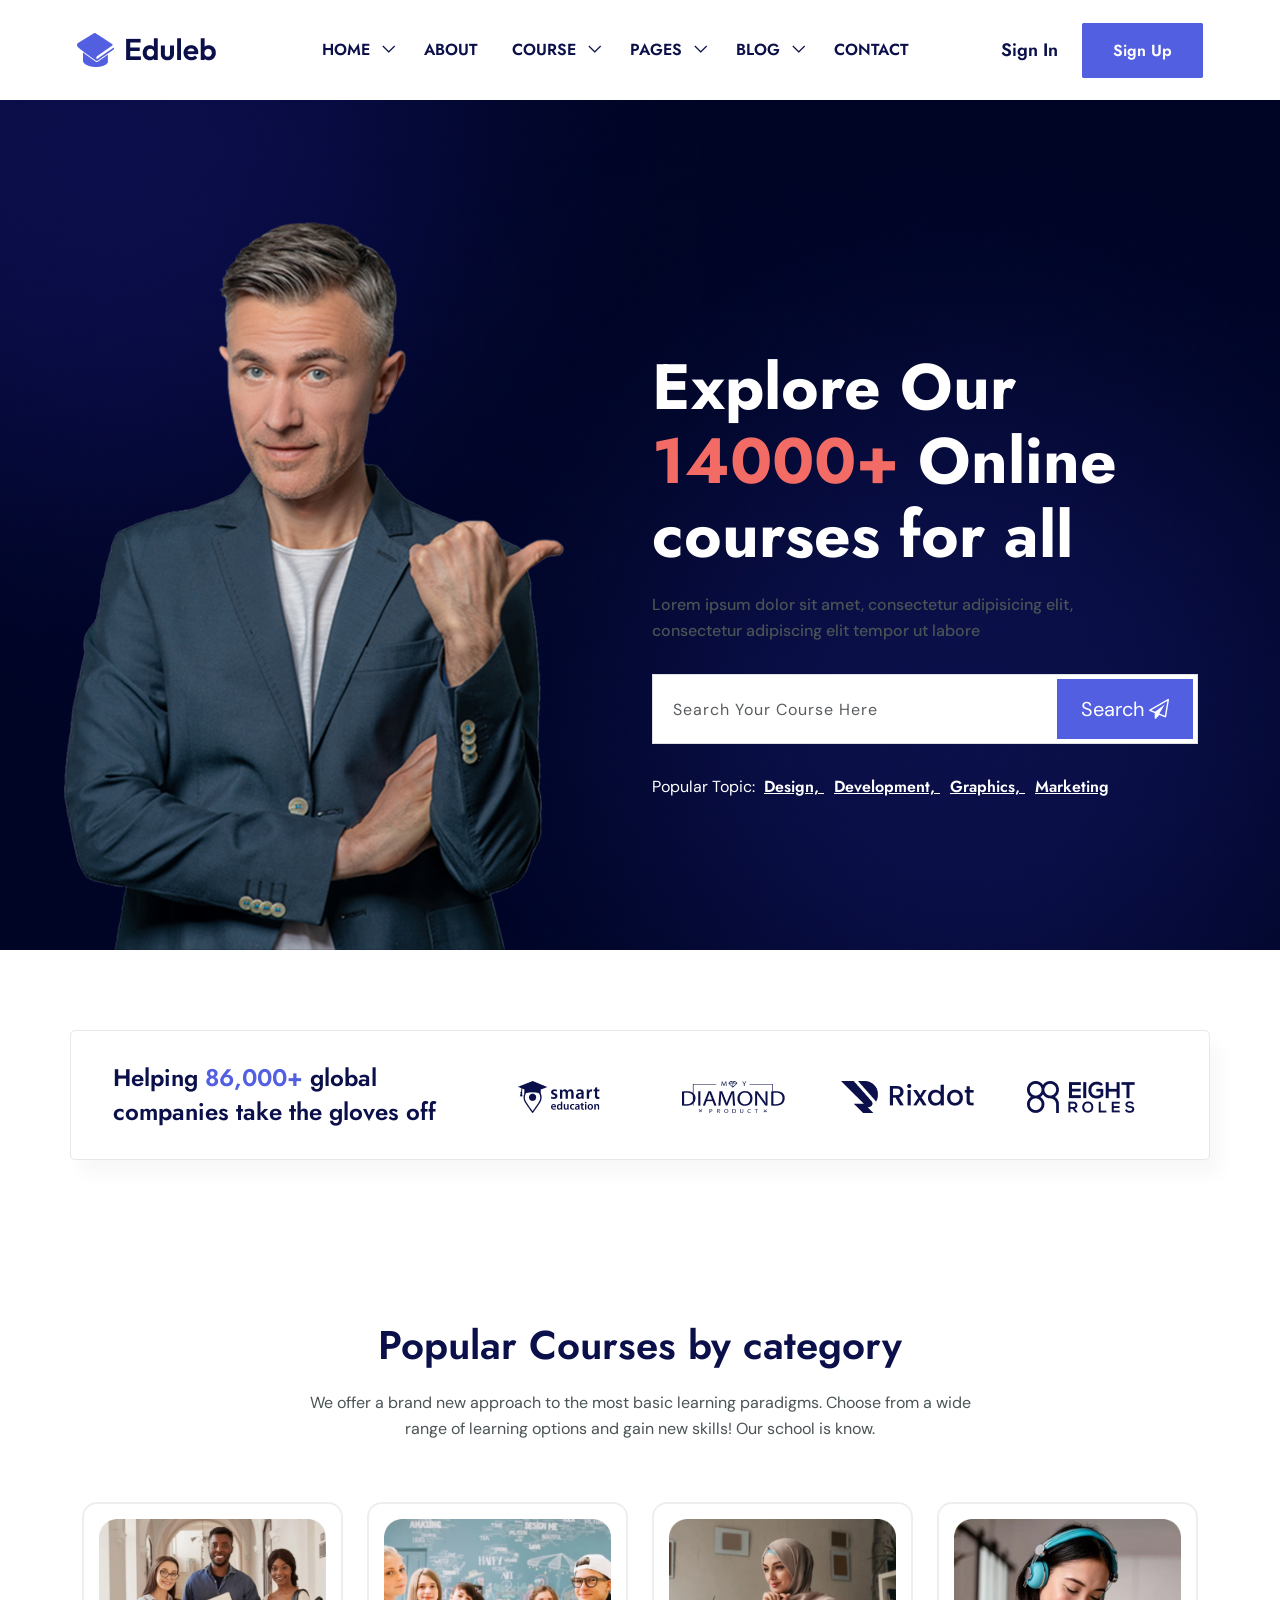
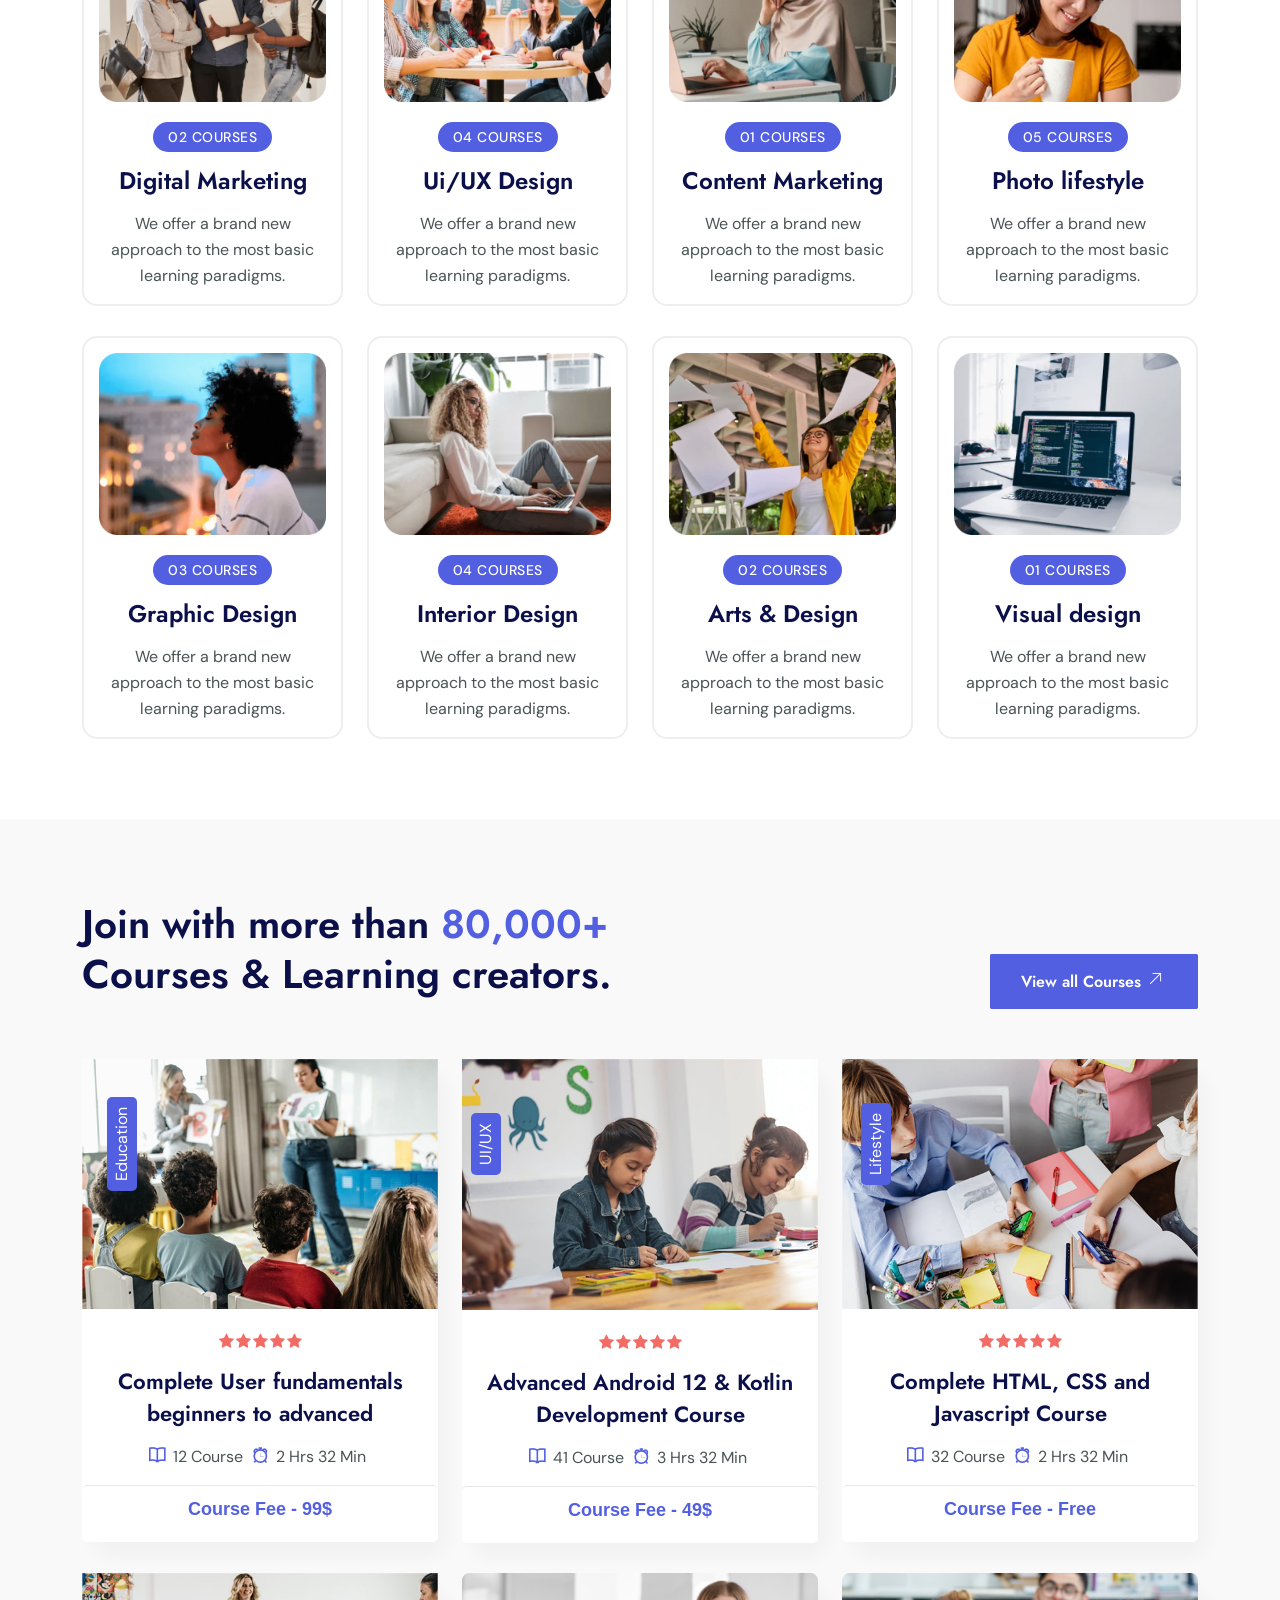
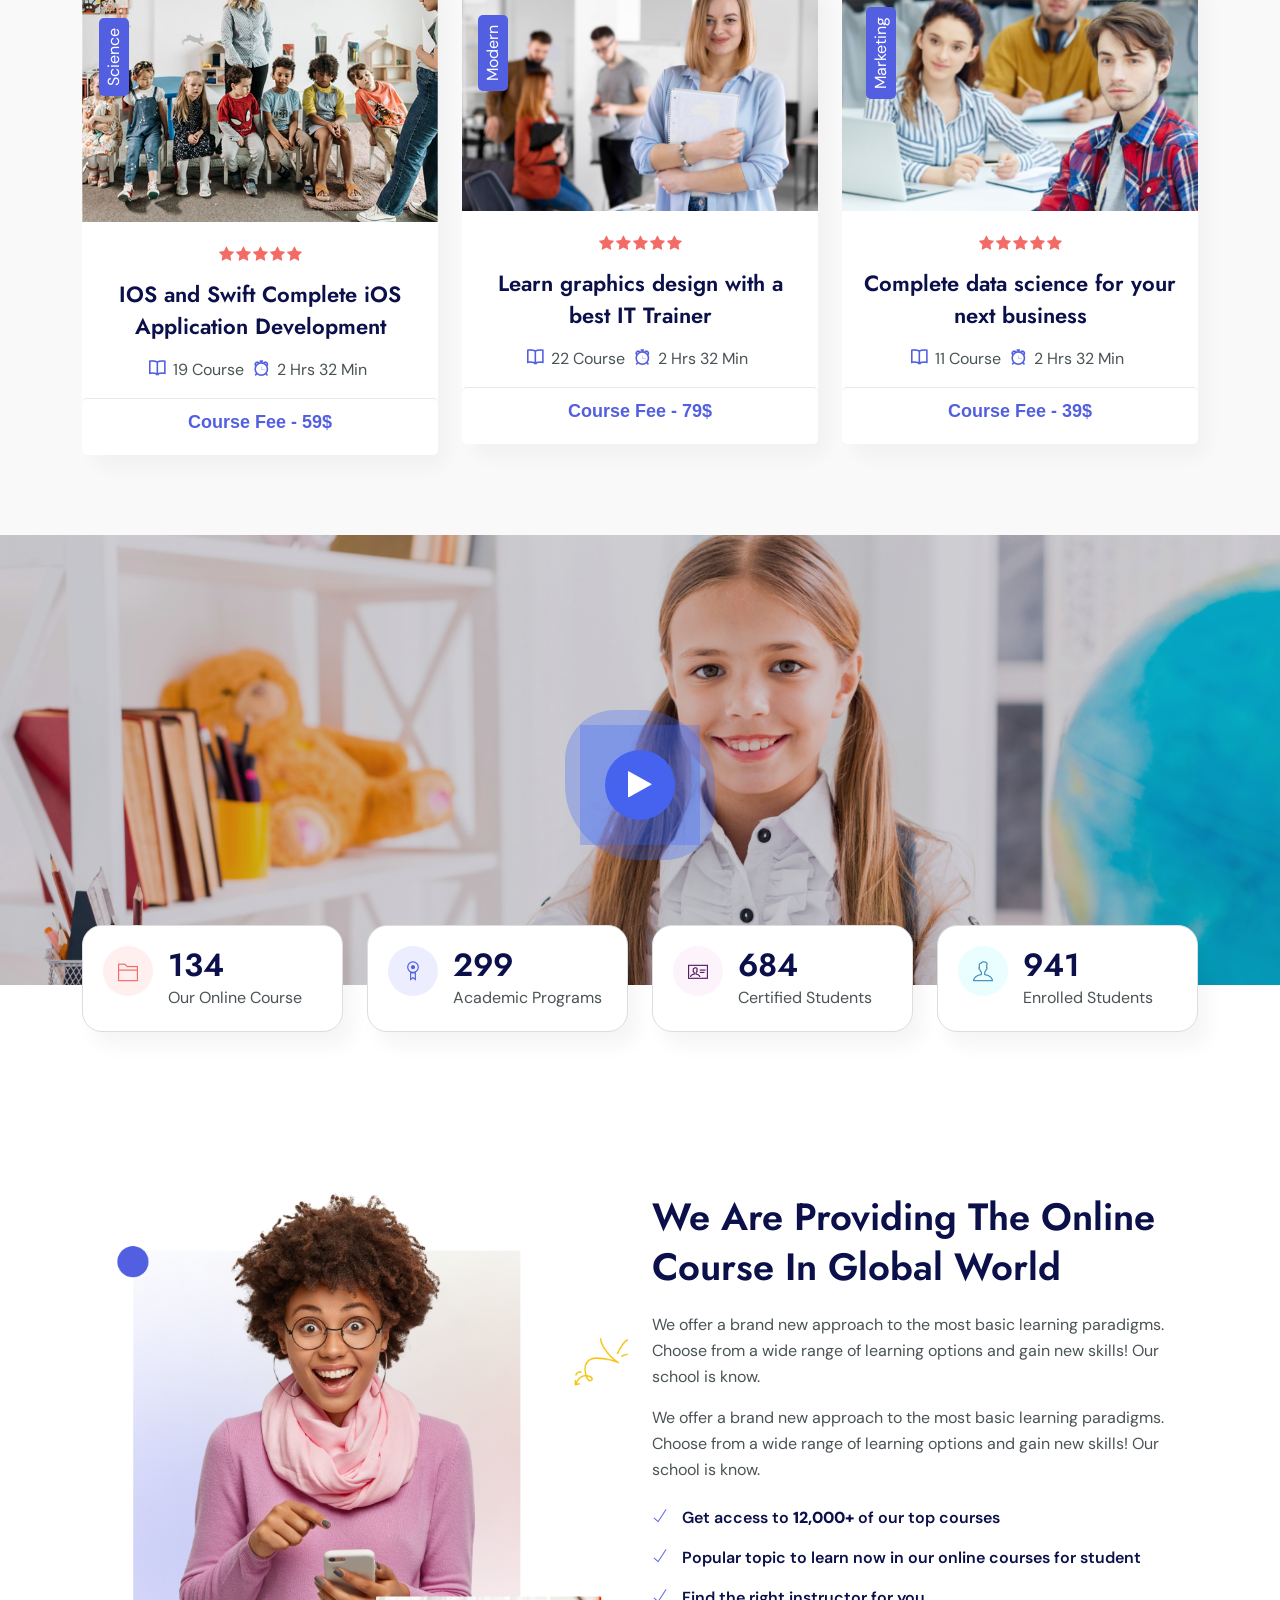
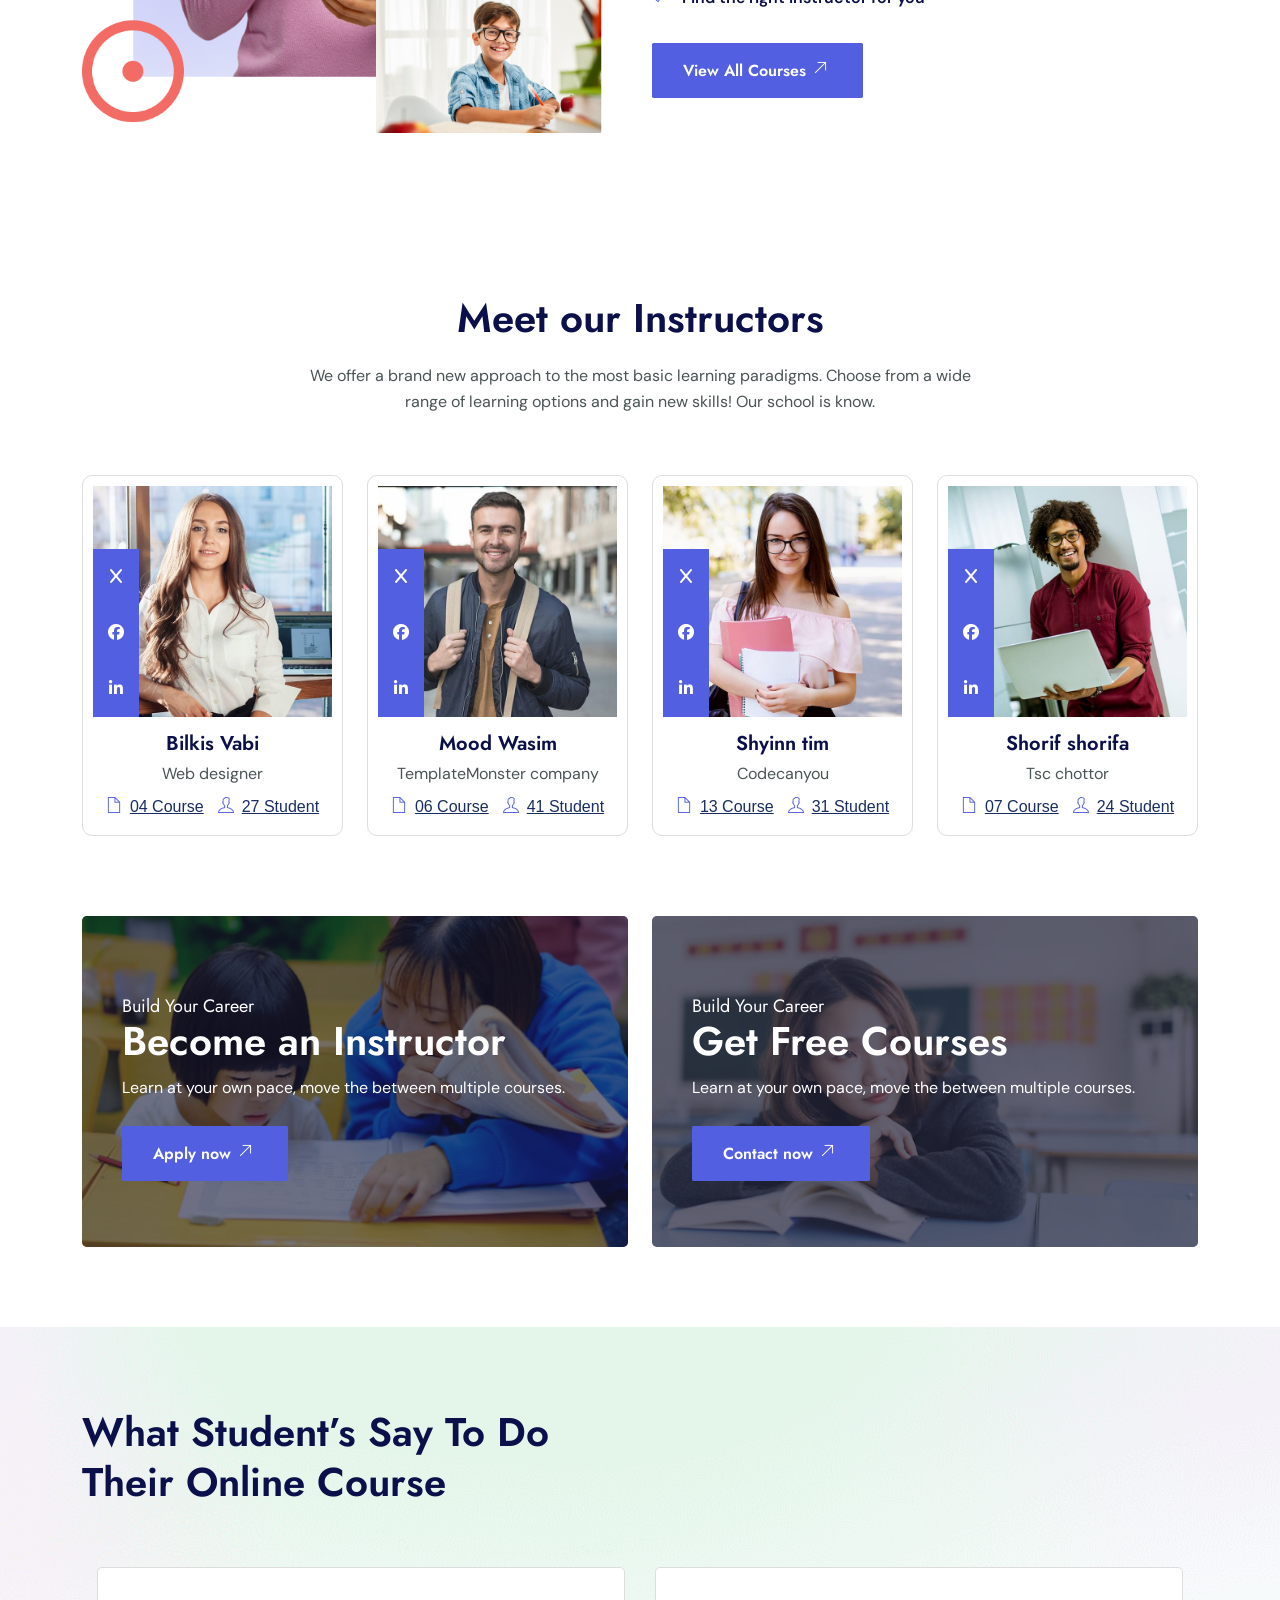
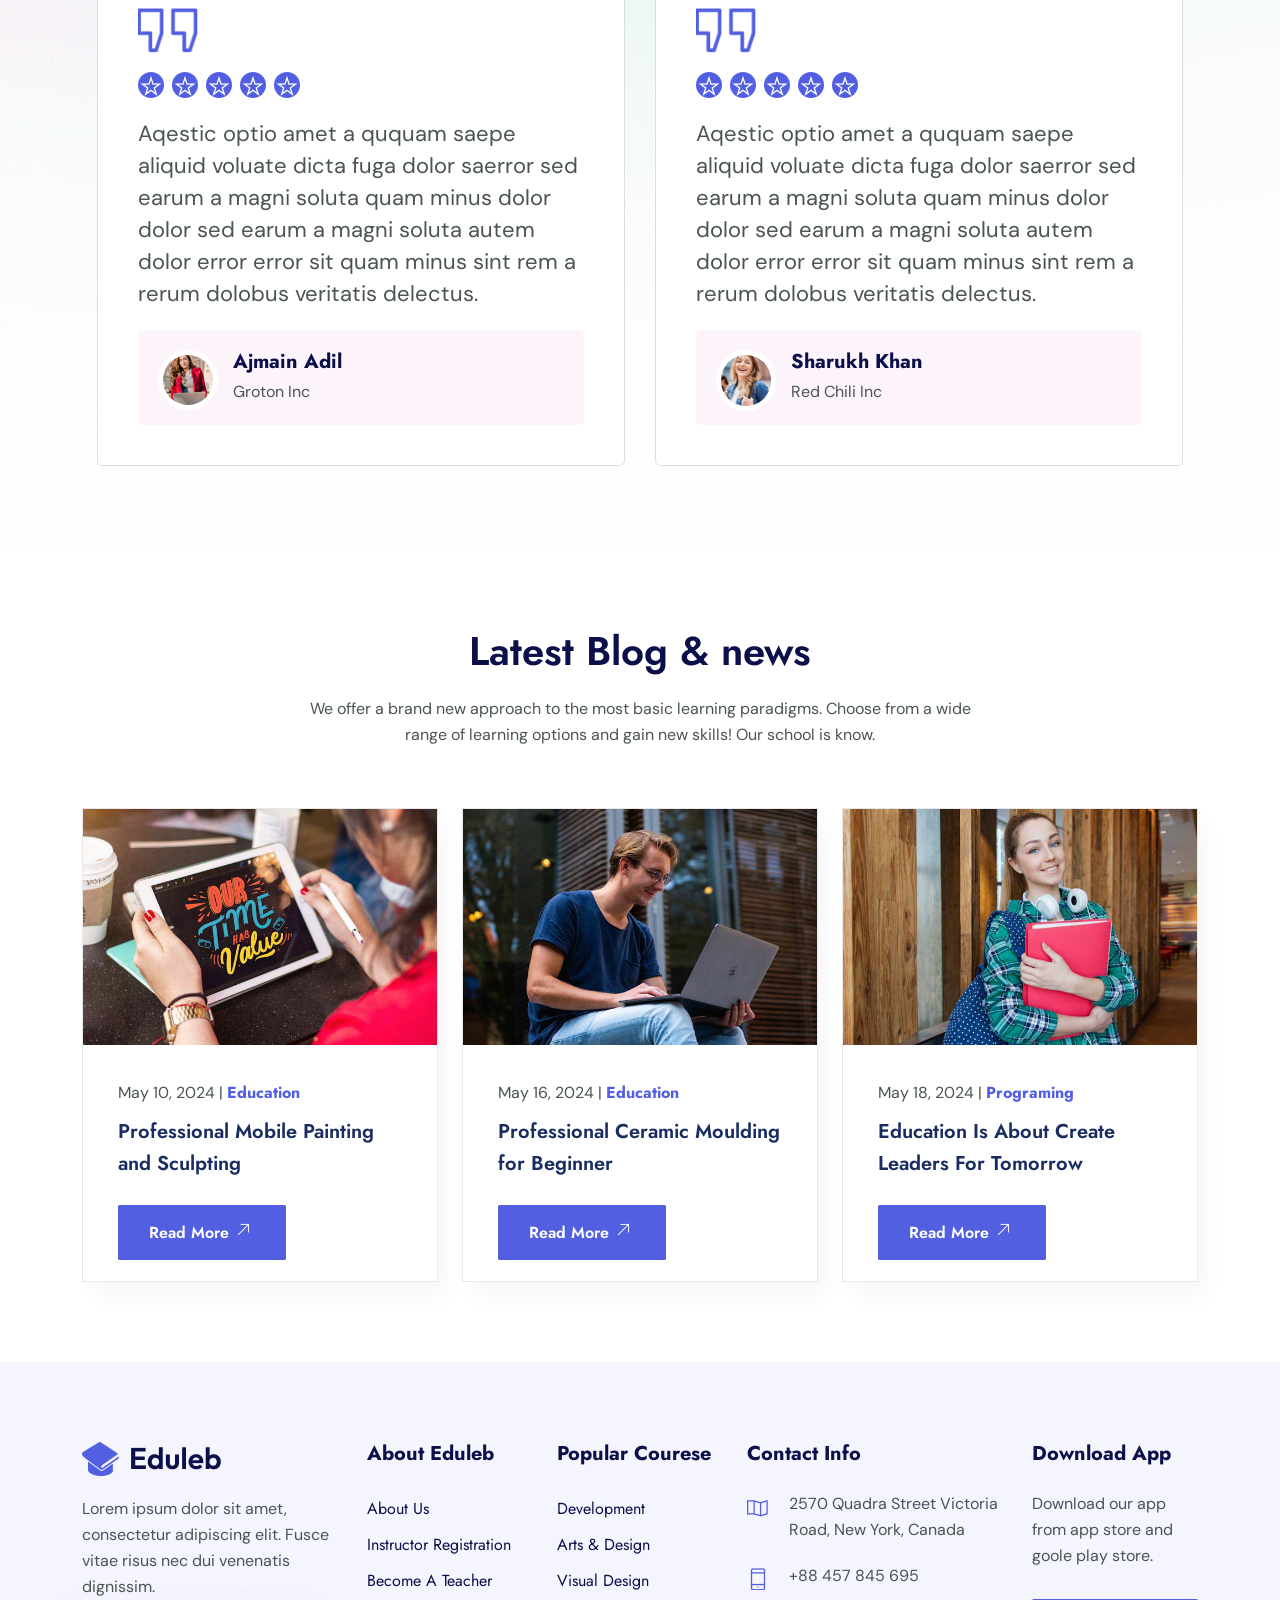
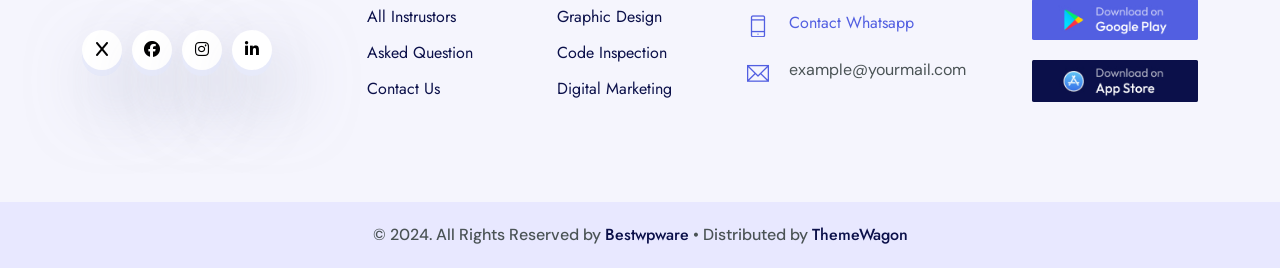
<file: index2.html>
<!DOCTYPE html>
<html lang="en">

	<head>
		<!-- Meta -->
		<meta charset="utf-8">
		<meta http-equiv="X-UA-Compatible" content="IE=edge">
		<meta name="viewport" content="width=device-width, initial-scale=1, shrink-to-fit=no">
		<!-- The above 3 meta tags *must* come first in the head; any other head content must come *after* these tags -->
		<meta name="description" content="Eduleb - Education HTML Template">
		<meta name="keywords" content="agency, business, corporate, creative, html5, modern, multipurpose, One Page, parallax, startup">		
		<!-- SITE TITLE -->
		<title>Eduleb - Education HTML Template</title>			
		<!-- Latest Bootstrap min CSS -->
		<link rel="stylesheet" href="assets/bootstrap/css/bootstrap.min.css">		
		<!-- Google Font -->
		<link href="https://fonts.googleapis.com/css2?family=DM+Sans:ital,opsz,wght@0,9..40,100..1000;1,9..40,100..1000&display=swap" rel="stylesheet">
		<link href="https://fonts.googleapis.com/css2?family=Jost:ital,wght@0,100..900;1,100..900&display=swap" rel="stylesheet">
		<!-- Font Awesome CSS -->
		<link rel="stylesheet" href="https://cdnjs.cloudflare.com/ajax/libs/font-awesome/6.5.2/css/all.min.css">
		<link rel="stylesheet" href="assets/fonts/font-awesome.min.css">
		<link rel="stylesheet" href="assets/fonts/themify-icons.css">
		<!--- owl carousel Css-->
		<link rel="stylesheet" href="assets/owlcarousel/css/owl.carousel.css">
		<link rel="stylesheet" href="assets/owlcarousel/css/owl.theme.css">	
		<!--jquery-simple-mobilemenu Css-->
        <link rel="stylesheet" href="assets/css/jquery-simple-mobilemenu.css">			
		<!-- MAGNIFIC CSS -->
		<link rel="stylesheet" href="assets/css/magnific-popup.css">		
		<!-- animate CSS -->
		<link rel="stylesheet" href="assets/css/animate.css">	
		<!-- Style CSS -->					
		<link rel="stylesheet" href="assets/css/style.css">					
		<!-- HTML5 shim and Respond.js IE8 support of HTML5 elements and media queries -->
		<!-- WARNING: Respond.js doesn't work if you view the page via file:// -->
		<!--[if lt IE 9]>
		  <script src="https://oss.maxcdn.com/html5shiv/3.7.2/html5shiv.min.js"></script>
		  <script src="https://oss.maxcdn.com/respond/1.4.2/respond.min.js"></script>
		<![endif]-->
	</head>
	
    <body data-spy="scroll" data-offset="80">

		<!-- START PRELOADER -->
		<div class="preloaders">
			<span class="loader"></span>
		</div>
		<!-- END PRELOADER -->		

		<!-- START NAVBAR -->  
		<div id="navigation" class="navbar-light bg-faded site-navigation navigation2">
			<div class="container-fluid">
				<div class="row">
					<div class="col-20 align-self-center">
						<div class="site-logo">
							<a href="index.html"><img src="assets/img/logo.png" alt=""></a>          				
						</div>
					</div><!--- END Col -->
					
					<div class="col-60 d-flex">
						<nav id="main-menu">
							<ul>
								<li class="menu-item-has-children"><a href="#">Home</a>
									<ul>										
										<li><a href="index.html">Home 01</a></li>
										<li><a href="index2.html">Home 02</a></li>
									</ul>
								</li>
								<li><a href="about.html">About</a></li>				  				  
								<li class="menu-item-has-children"><a href="course.html">Course</a>
									<ul>										
										<li><a href="course.html">Course</a></li>
										<li><a href="course_details.html">Course Details</a></li>
									</ul>
								</li>								
								<li class="menu-item-has-children"><a href="#">Pages</a>
									<ul>										
										<li><a href="instructor.html">Instructor</a></li>
										<li><a href="ins_details.html">Instructor Details</a></li>
										<li><a href="pricing.html">Pricing Plan</a></li>
										<li><a href="faq.html">Faq Page</a></li>			
										<li><a href="404.html">404</a></li>				
									</ul>
								</li>							
								<li class="menu-item-has-children"><a href="blog.html">Blog</a>
									<ul>										
										<li><a href="blog.html">Blog</a></li>
										<li><a href="blog_single.html">Blog Details</a></li>
									</ul>
								</li>							  
								<li><a href="contact.html">Contact</a></li>
							</ul>
						</nav>
					</div><!--- END Col -->
					
					<div class="col-20 d-none d-xl-block text-end align-self-center">
						<a href="#" class="header-btn">Sign In</a>
						<a href="contact.html" class="btn_one">Sign Up</a>
					</div><!--- END Col -->
					
					<ul class="mobile_menu">						
						<li><a href="#">Home</a>
							<ul class="sub-menu">										
								<li><a href="index.html">Home 01</a></li>
								<li><a href="index2.html">Home 02</a></li>						
							</ul>
						</li>	
						<li><a href="about.html">About</a></li>						
						<li><a href="#">Course</a>
							<ul class="sub-menu">										
								<li><a href="course.html">Course</a></li>
								<li><a href="course_details.html">Course Deails</a></li>									
							</ul>
						</li>
						<li><a href="#">Pages</a>
							<ul class="sub-menu">									
								<li><a href="instructor.html">Instructor</a></li>
								<li><a href="ins_details.html">Instructor Details</a></li>
								<li><a href="pricing.html">Pricing Plan</a></li>
								<li><a href="faq.html">Faq Page</a></li>			
								<li><a href="404.html">404</a></li>							
							</ul>
						</li>			
						<li><a href="blog.html">Blog</a>
							<ul class="sub-menu">										
								<li><a href="blog.html">Blog</a></li>
								<li><a href="blog_single.html">Blog Details</a></li>
							</ul>
						</li>						
						<li><a href="contact.html">Contact</a></li>
					</ul>			
				</div><!--- END ROW -->
			</div><!--- END CONTAINER -->
		</div> 	  
		<!-- END NAVBAR -->		

		<!-- START HOME -->
		<section class="home_bg hb_height" style="background-image: url(assets/img/bg/home-bg2.jpg);  background-size:cover; background-position: center center;">
			<div class="container">
				<div class="row">
				  <div class="col-lg-6 col-sm-12 col-xs-12">
					<div class="hero-text-img2">
						<img src="assets/img/home-img1.png" class="img-fluid" alt="" />
					</div>					
				  </div><!--- END COL -->					  
				  <div class="col-lg-6 col-sm-12 col-xs-12">
					<div class="hero-text2 ht_top">
						<h1>Explore Our <span>14000+</span> Online courses for all</h1>
						<p>Lorem ipsum dolor sit amet, consectetur adipisicing elit, consectetur adipiscing elit tempor ut labore</p>
					</div>
					<div class="home_sb2">
						<form action="#" class="banner_subs2">
							<input type="text" class="form-control home_si2" placeholder="Search your course here" required="required">
							<button type="button" class="subscribe__btn">Search <i class="fa fa-paper-plane-o"></i></button>
						</form>
					</div>	
					<div class="home_tag">
						<span>Popular Topic:</span>
						<a href="#">Design, </a>
						<a href="#">Development, </a>
						<a href="#">Graphics, </a>
						<a href="#">Marketing </a>
					</div>					
				  </div><!--- END COL -->					  
				</div><!--- END ROW -->
			</div><!--- END CONTAINER -->
		</section>
		<!-- END  HOME -->		

		<!-- START COMPANY PARTNER LOGO  -->
		<div class="partner-logo section-padding">
			<div class="container">
				<div class="row part_bg">
					<div class="col-lg-4 col-sm-4 col-xs-12">
						<div class="partner_title">
							<h3>Helping <span>86,000+</span> global companies take the gloves off </h3>
						</div>					
					</div><!-- END COL  -->
					<div class="col-lg-8 col-sm-8 col-xs-12 text-center">
						<div class="partner">
							<a href="#"><img src="assets/img/clients/1.png" alt="image"></a>
							<a href="#"><img src="assets/img/clients/2.png" alt="image"></a>
							<a href="#"><img src="assets/img/clients/3.png" alt="image"></a>
							<a href="#"><img src="assets/img/clients/4.png" alt="image"></a>
							<a href="#"><img src="assets/img/clients/5.png" alt="image"></a>
							<a href="#"><img src="assets/img/clients/2.png" alt="image"></a>
							<a href="#"><img src="assets/img/clients/1.png" alt="image"></a>
							<a href="#"><img src="assets/img/clients/3.png" alt="image"></a>
							<a href="#"><img src="assets/img/clients/4.png" alt="image"></a>
						</div>
					</div><!-- END COL  -->
				</div><!--END  ROW  -->
			</div><!-- END CONTAINER  -->
		</div>
		<!-- END COMPANY PARTNER LOGO -->

		<!-- START CATEGORY TWO -->
		<section class="category_two_area section-padding">
			<div class="container">									
				<div class="section-title text-center">
					<h2>Popular Courses by category</h2>
					<p>We offer a brand new approach to the most basic learning paradigms. Choose from a wide range of learning options and gain new skills! Our school is know.</p>
				</div>						
				<div class="row">													
					<div class="col-lg-3 col-sm-6 col-xs-12 wow fadeInUp" data-wow-duration="1s" data-wow-delay="0.1s" data-wow-offset="0">
						<div class="cat_list_two">
							<img src="assets/img/cat1.jpg" alt="" />
							<span>02 Courses</span>
							<h4><a href="#">Digital Marketing</a></h4>
							<p>We offer a brand new approach to the most basic learning paradigms.</p>
						</div>
					</div><!--- END COL -->										
					<div class="col-lg-3 col-sm-6 col-xs-12 wow fadeInUp" data-wow-duration="1s" data-wow-delay="0.1s" data-wow-offset="0">
						<div class="cat_list_two">
							<img src="assets/img/cat2.jpg" alt="" />
							<span>04 Courses</span>
							<h4><a href="#">Ui/UX Design</a></h4>
							<p>We offer a brand new approach to the most basic learning paradigms.</p>
						</div>
					</div><!--- END COL -->										
					<div class="col-lg-3 col-sm-6 col-xs-12 wow fadeInUp" data-wow-duration="1s" data-wow-delay="0.1s" data-wow-offset="0">
						<div class="cat_list_two">
							<img src="assets/img/cat3.jpg" alt="" />
							<span>01 Courses</span>
							<h4><a href="#">Content Marketing</a></h4>
							<p>We offer a brand new approach to the most basic learning paradigms.</p>
						</div>
					</div><!--- END COL -->										
					<div class="col-lg-3 col-sm-6 col-xs-12 wow fadeInUp" data-wow-duration="1s" data-wow-delay="0.1s" data-wow-offset="0">
						<div class="cat_list_two">
							<img src="assets/img/cat4.jpg" alt="" />
							<span>05 Courses</span>
							<h4><a href="#">Photo lifestyle</a></h4>
							<p>We offer a brand new approach to the most basic learning paradigms.</p>
						</div>
					</div><!--- END COL -->										
					<div class="col-lg-3 col-sm-6 col-xs-12 wow fadeInUp" data-wow-duration="1s" data-wow-delay="0.1s" data-wow-offset="0">
						<div class="cat_list_two">
							<img src="assets/img/cat5.jpg" alt="" />
							<span>03 Courses</span>
							<h4><a href="#">Graphic Design</a></h4>
							<p>We offer a brand new approach to the most basic learning paradigms.</p>
						</div>
					</div><!--- END COL -->										
					<div class="col-lg-3 col-sm-6 col-xs-12 wow fadeInUp" data-wow-duration="1s" data-wow-delay="0.1s" data-wow-offset="0">
						<div class="cat_list_two">
							<img src="assets/img/cat6.jpg" alt="" />
							<span>04 Courses</span>
							<h4><a href="#">Interior Design</a></h4>
							<p>We offer a brand new approach to the most basic learning paradigms.</p>
						</div>
					</div><!--- END COL -->										
					<div class="col-lg-3 col-sm-6 col-xs-12 wow fadeInUp" data-wow-duration="1s" data-wow-delay="0.1s" data-wow-offset="0">
						<div class="cat_list_two">
							<img src="assets/img/cat7.jpg" alt="" />
							<span>02 Courses</span>
							<h4><a href="#">Arts & Design</a></h4>
							<p>We offer a brand new approach to the most basic learning paradigms.</p>
						</div>
					</div><!--- END COL -->										
					<div class="col-lg-3 col-sm-6 col-xs-12 wow fadeInUp" data-wow-duration="1s" data-wow-delay="0.1s" data-wow-offset="0">
						<div class="cat_list_two">
							<img src="assets/img/cat8.jpg" alt="" />
							<span>01 Courses</span>
							<h4><a href="#">Visual design</a></h4>
							<p>We offer a brand new approach to the most basic learning paradigms.</p>
						</div>
					</div><!--- END COL -->							  
				</div><!--- END ROW -->
			</div><!--- END CONTAINER -->
		</section>
		<!-- END CATEGORY TWO -->			

		<!-- START COURSE -->
		<section class="home_course section-padding">
			<div class="container">
				<div class="row">
					<div class="col-lg-8 col-sm-6 col-xs-12">
						<div class="section-title">
							<h2>Join with more than <b>80,000+ </b> <br />Courses & Learning creators.</h2>
						</div>					
					</div><!--- END COL -->
					<div class="col-lg-4 col-sm-6 col-xs-12">
						<div class="cour_btn">
							<a href="course.html" class="btn_one">View all Courses <i class="ti-arrow-top-right"></i></a>
						</div>
					</div><!--- END COL -->
				</div><!--- END ROW -->				
				<div class="row">
					<div class="col-lg-4 col-sm-6 col-xs-12">
						<div class="single_course">
							<div class="single_c_img">
								<img src="assets/img/course/1.png" class="img-fluid" alt="course-image" />
								<span>Education</span>
							</div>
							<i class="fa fa-star"></i><i class="fa fa-star"></i><i class="fa fa-star"></i><i class="fa fa-star"></i><i class="fa fa-star"></i>
							<h4><a href="course.html">Complete User fundamentals beginners to advanced</a></h4>
							<p><span class="ti-book"> </span> 12 Course</p>
							<p><span class="ti-alarm-clock"> </span>2 Hrs 32 Min</p>
							<div class="price">Course Fee - 99$</div>
						</div>
					</div><!-- END COL -->
					<div class="col-lg-4 col-sm-6 col-xs-12">
						<div class="single_course">
							<div class="single_c_img">
								<img src="assets/img/course/2.png" class="img-fluid" alt="course-image" />
								<span>UI/UX</span>
							</div>
							<i class="fa fa-star"></i><i class="fa fa-star"></i><i class="fa fa-star"></i><i class="fa fa-star"></i><i class="fa fa-star"></i>
							<h4><a href="course.html">Advanced Android 12 & Kotlin Development Course</a></h4>
							<p><span class="ti-book"> </span> 41 Course</p>
							<p><span class="ti-alarm-clock"> </span>3 Hrs 32 Min</p>
							<div class="price">Course Fee - 49$</div>
						</div>
					</div><!-- END COL -->
					<div class="col-lg-4 col-sm-6 col-xs-12">
						<div class="single_course">
							<div class="single_c_img">
								<img src="assets/img/course/3.png" class="img-fluid" alt="course-image" />
								<span>Lifestyle</span>
							</div>
							<i class="fa fa-star"></i><i class="fa fa-star"></i><i class="fa fa-star"></i><i class="fa fa-star"></i><i class="fa fa-star"></i>
							<h4><a href="course.html">Complete HTML, CSS and Javascript Course</a></h4>
							<p><span class="ti-book"> </span> 32 Course</p>
							<p><span class="ti-alarm-clock"> </span>2 Hrs 32 Min</p>
							<div class="price">Course Fee - Free</div>
						</div>
					</div><!-- END COL -->
					<div class="col-lg-4 col-sm-6 col-xs-12">
						<div class="single_course">
							<div class="single_c_img">
								<img src="assets/img/course/4.png" class="img-fluid" alt="course-image" />
								<span>Science</span>
							</div>
							<i class="fa fa-star"></i><i class="fa fa-star"></i><i class="fa fa-star"></i><i class="fa fa-star"></i><i class="fa fa-star"></i>
							<h4><a href="course.html">IOS and Swift Complete iOS Application Development</a></h4>
							<p><span class="ti-book"> </span> 19 Course</p>
							<p><span class="ti-alarm-clock"> </span>2 Hrs 32 Min</p>
							<div class="price">Course Fee - 59$</div>
						</div>
					</div><!-- END COL -->
					<div class="col-lg-4 col-sm-6 col-xs-12">
						<div class="single_course">
							<div class="single_c_img">
								<img src="assets/img/course/5.png" class="img-fluid" alt="course-image" />
								<span>Modern</span>
							</div>
							<i class="fa fa-star"></i><i class="fa fa-star"></i><i class="fa fa-star"></i><i class="fa fa-star"></i><i class="fa fa-star"></i>
							<h4><a href="course.html">Learn graphics design with a best IT Trainer</a></h4>
							<p><span class="ti-book"> </span> 22 Course</p>
							<p><span class="ti-alarm-clock"> </span>2 Hrs 32 Min</p>
							<div class="price">Course Fee - 79$</div>
						</div>
					</div><!-- END COL -->
					<div class="col-lg-4 col-sm-6 col-xs-12">
						<div class="single_course">
							<div class="single_c_img">
								<img src="assets/img/course/6.png" class="img-fluid" alt="course-image" />
								<span>Marketing</span>
							</div>
							<i class="fa fa-star"></i><i class="fa fa-star"></i><i class="fa fa-star"></i><i class="fa fa-star"></i><i class="fa fa-star"></i>
							<h4><a href="course.html">Complete data science for your next business</a></h4>
							<p><span class="ti-book"> </span> 11 Course</p>
							<p><span class="ti-alarm-clock"> </span>2 Hrs 32 Min</p>
							<div class="price">Course Fee - 39$</div>
						</div>
					</div><!-- END COL -->						
				</div><!--- END ROW -->
			</div><!--- END CONTAINER -->		
		</section>
		<!-- END COURSE -->	

		<!-- START VIDEO -->
		<section class="vid_area va2" style="background-image: url(assets/img/bg/video.jpg);  background-size:cover; background-position: center center;">
			<div class="container">																
				<div class="row">
					<div class="col-lg-12 vp_top wow fadeInUDown" data-wow-duration="1s" data-wow-delay="0.2s" data-wow-offset="0">
						<div class="video-area2">
							<a href="https://www.youtube.com/watch?v=RXv_uIN6e-Y" class="magnific_popup video-button"><i class="fa fa-play"></i></a>
						</div>
					</div><!--- END COL -->	
				</div><!--- END ROW -->
			</div><!--- END CONTAINER -->
		</section>
		<!-- END VIDEO -->

		<!-- START COUNTER -->
		<section class="count_area counter_feature">
			<div class="container">
				<div class="row">
					<div class="col-lg-3 col-sm-6 col-xs-12">
						<div class="single-counter">
							<span class="ti-folder sc_one"></span>
							<h2 class="counter-num">134</h2>
							<p>Our Online Course</p>
						</div>							
					</div>
					<div class="col-lg-3 col-sm-6 col-xs-12">
						<div class="single-counter">
							<span class="ti-medall-alt sc_two"></span>
							<h2 class="counter-num">299</h2>
							<p>Academic Programs</p>
						</div>
					</div><!-- END COL -->
					<div class="col-lg-3 col-sm-6 col-xs-12">
						<div class="single-counter">
							<span class="ti-id-badge sc_three"></span>
							<h2 class="counter-num">684</h2>
							<p>Certified Students</p>
						</div>
					</div><!-- END COL -->
					<div class="col-lg-3 col-sm-6 col-xs-12">
						<div class="single-counter">
							<span class="ti-user sc_four"></span>
							<h2 class="counter-num">941</h2>
							<p>Enrolled Students</p>
						</div>
					</div><!-- END COL -->						
				</div><!--- END ROW -->
			</div><!--- END CONTAINER -->		
		</section>
		<!-- END COUNTER -->		
		
		<!-- START ABOUT US -->
		<section class="ab_area section-padding">
			<div class="container">									
				<div class="row">								
					<div class="col-lg-6 col-sm-12 col-xs-12 wow fadeInUp" data-wow-duration="1s" data-wow-delay="0.2s" data-wow-offset="0">
						<div class="ab_img">
							<img src="assets/img/about1.png" class="img-fluid" alt="image">
						</div>
					</div><!--- END COL -->						
					<div class="col-lg-6 col-sm-12 col-xs-12 wow fadeInUp" data-wow-duration="1s" data-wow-delay="0.1s" data-wow-offset="0">
						<div class="ab_content">
							<h2>We Are Providing The Online Course In Global World</h2>
							<p>We offer a brand new approach to the most basic learning paradigms. Choose from a wide range of learning options and gain new skills! Our school is know.</p>
							<p>We offer a brand new approach to the most basic learning paradigms. Choose from a wide range of learning options and gain new skills! Our school is know.</p>
							<ul>
								<li><span class="ti-check"></span> Get access to <b>12,000+</b> of our top courses</li>
								<li><span class="ti-check"></span> Popular topic to learn now in our online courses for student</li>
								<li><span class="ti-check"></span> Find the right instructor for you</li>
							</ul>
							<a class="btn_one" href="course.html">View All Courses <i class="ti-arrow-top-right"></i></a>
						</div>
					</div><!--- END COL -->							  
				</div><!--- END ROW -->
			</div><!--- END CONTAINER -->
		</section>
		<!-- END ABOUT US -->					
		
		<!-- START TEAM -->
		<section class="team_area section-padding">
			<div class="container">									
				<div class="section-title text-center">
					<h2>Meet our Instructors</h2>
					<p>We offer a brand new approach to the most basic learning paradigms. Choose from a wide range of learning options and gain new skills! Our school is know.</p>
				</div>						
				<div class="row">													
					<div class="col-lg-3 col-sm-6 col-xs-12 wow fadeInUp" data-wow-duration="1s" data-wow-delay="0.1s" data-wow-offset="0">
						<div class="our-team">
							<div class="team-content">
								<a href="#"><img src="assets/img/team/team1.jpg" alt=""></a>
								<ul class="social-links">
									<li><a href="#"><i class="fa-solid fa-x"></i></a></li>
									<li><a href="#"><i class="fa-brands fa-facebook-f"></i></a></li>
									<li><a href="#"><i class="fa-brands fa-linkedin-in"></i></a></li>
								</ul>
							</div>
							<div class="team-prof">
								<h3>Bilkis Vabi</h3>
								<span>Web designer</span>
							</div>
							<div class="sth_det2">
								<span class="ti-file"> <u>04 Course</u></span>
								<span class="ti-user"> <u>27 Student</u></span>
							</div>									
						</div>
					</div><!--- END COL -->										
					<div class="col-lg-3 col-sm-6 col-xs-12 wow fadeInUp" data-wow-duration="1s" data-wow-delay="0.1s" data-wow-offset="0">
						<div class="our-team">
							<div class="team-content">
								<a href="#"><img src="assets/img/team/team2.jpg" alt=""></a>
								<ul class="social-links">
									<li><a href="#"><i class="fa-solid fa-x"></i></a></li>
									<li><a href="#"><i class="fa-brands fa-facebook-f"></i></a></li>
									<li><a href="#"><i class="fa-brands fa-linkedin-in"></i></a></li>
								</ul>
							</div>
							<div class="team-prof">
								<h3>Mood Wasim</h3>
								<span>TemplateMonster company</span>
							</div>
							<div class="sth_det2">
								<span class="ti-file"> <u>06 Course</u></span>
								<span class="ti-user"> <u>41 Student</u></span>
							</div>							
						</div>
					</div><!--- END COL -->										
					<div class="col-lg-3 col-sm-6 col-xs-12 wow fadeInUp" data-wow-duration="1s" data-wow-delay="0.1s" data-wow-offset="0">
						<div class="our-team">
							<div class="team-content">
								<a href="#"><img src="assets/img/team/team3.jpg" alt=""></a>
								<ul class="social-links">
									<li><a href="#"><i class="fa-solid fa-x"></i></a></li>
									<li><a href="#"><i class="fa-brands fa-facebook-f"></i></a></li>
									<li><a href="#"><i class="fa-brands fa-linkedin-in"></i></a></li>
								</ul>
							</div>
							<div class="team-prof">
								<h3>Shyinn tim</h3>
								<span>Codecanyou</span>
							</div>
							<div class="sth_det2">
								<span class="ti-file"> <u>13 Course</u></span>
								<span class="ti-user"> <u>31 Student</u></span>
							</div>
						</div>
					</div><!--- END COL -->										
					<div class="col-lg-3 col-sm-6 col-xs-12 wow fadeInUp" data-wow-duration="1s" data-wow-delay="0.1s" data-wow-offset="0">
						<div class="our-team">
							<div class="team-content">
								<a href="#"><img src="assets/img/team/team4.jpg" alt=""></a>
								<ul class="social-links">
									<li><a href="#"><i class="fa-solid fa-x"></i></a></li>
									<li><a href="#"><i class="fa-brands fa-facebook-f"></i></a></li>
									<li><a href="#"><i class="fa-brands fa-linkedin-in"></i></a></li>
								</ul>
							</div>
							<div class="team-prof">
								<h3>Shorif shorifa</h3>
								<span>Tsc chottor</span>
							</div>
							<div class="sth_det2">
								<span class="ti-file"> <u>07 Course</u></span>
								<span class="ti-user"> <u>24 Student</u></span>
							</div>
						</div>
					</div><!--- END COL -->							  
				</div><!--- END ROW -->
			</div><!--- END CONTAINER -->
		</section>
		<!-- END TEAM -->	

	<!-- START INSTRUCTOR+FREE COURSE -->
	<section class="insfreecourse section-padding">
		<div class="container">									
			<div class="row">								
				<div class="col-lg-6 col-sm-12 col-xs-12 wow fadeInUp" data-wow-duration="1s" data-wow-delay="0.2s" data-wow-offset="0">
					<div class="single_ins" style="background-image: url(assets/img/ins1.png);  background-size:cover; background-position: center center;">
						<div class="single_ins_content">
							<h4>Build Your Career</h4>
							<h1>Become an Instructor</h1>
							<p>Learn at your own pace, move the between multiple courses. </p>
							<a class="btn_one" href="#">Apply now <i class="ti-arrow-top-right"></i></a>
						</div>
					</div>
				</div><!--- END COL -->				
				<div class="col-lg-6 col-sm-12 col-xs-12 wow fadeInUp" data-wow-duration="1s" data-wow-delay="0.2s" data-wow-offset="0">
					<div class="single_ins" style="background-image: url(assets/img/ins2.png);  background-size:cover; background-position: center center;">
						<div class="single_ins_content">
							<h4>Build Your Career</h4>
							<h1>Get Free Courses</h1>
							<p>Learn at your own pace, move the between multiple courses. </p>
							<a class="btn_one" href="#">Contact now <i class="ti-arrow-top-right"></i></a>
						</div>
					</div>
				</div><!--- END COL -->								  
			</div><!--- END ROW -->
		</div><!--- END CONTAINER -->
	</section>
	<!-- END INSTRUCTOR+FREE COURSE -->				

		<!-- START TESTIMONIALS -->
		<section class="testi_area section-padding">
			<div class="container">
				<div class="section-title">
					<h2>What Student’s Say To Do <br />Their Online Course</h2>
				</div>						
				<div class="row">					
					<div class="col-lg-12 col-sm-12 col-xs-12">
						<div id="testimonial-slider2" class="owl-carousel">
							<div class="testimonial">
								<img src="assets/img/quote.png" alt="" />
								<div class="testimonial_content">													
									<i class="ti-star"></i>
									<i class="ti-star"></i>
									<i class="ti-star"></i>
									<i class="ti-star"></i>
									<i class="ti-star"></i>
									<p>Aqestic optio amet a ququam saepe aliquid voluate dicta fuga dolor saerror sed earum a magni soluta quam minus dolor dolor sed earum a magni soluta autem dolor error error sit quam minus sint rem a rerum dolobus veritatis delectus.</p>
								</div>
								<div class="testi_pic_title">
									<img src="assets/img/testimonial/1.png" alt="">
									<h4>Ajmain Adil</h4>
									<p>Groton Inc</p>
								</div>
							</div><!-- END TESTIMONIAL -->
							<div class="testimonial">
							<img src="assets/img/quote.png" alt="" />
								<div class="testimonial_content">													
									<i class="ti-star"></i>
									<i class="ti-star"></i>
									<i class="ti-star"></i>
									<i class="ti-star"></i>
									<i class="ti-star"></i>
									<p>Aqestic optio amet a ququam saepe aliquid voluate dicta fuga dolor saerror sed earum a magni soluta quam minus dolor dolor sed earum a magni soluta autem dolor error error sit quam minus sint rem a rerum dolobus veritatis delectus.</p>
								</div>
								<div class="testi_pic_title">
									<img src="assets/img/testimonial/2.png" alt="">
									<h4>Sharukh Khan</h4>
									<p>Red Chili Inc</p>
								</div>
							</div><!-- END TESTIMONIAL -->
							<div class="testimonial">
								<img src="assets/img/quote.png" alt="" />
								<div class="testimonial_content">													
									<i class="ti-star"></i>
									<i class="ti-star"></i>
									<i class="ti-star"></i>
									<i class="ti-star"></i>
									<i class="ti-star"></i>
									<p>Aqestic optio amet a ququam saepe aliquid voluate dicta fuga dolor saerror sed earum a magni soluta quam minus dolor dolor sed earum a magni soluta autem dolor error error sit quam minus sint rem a rerum dolobus veritatis delectus.</p>
								</div>
								<div class="testi_pic_title">
									<img src="assets/img/testimonial/3.png" alt="">
									<h4>Anushka sharma</h4>
									<p>Naika Company</p>
								</div>
							</div><!-- END TESTIMONIAL -->
							<div class="testimonial">
								<img src="assets/img/quote.png" alt="" />
								<div class="testimonial_content">													
									<i class="ti-star"></i>
									<i class="ti-star"></i>
									<i class="ti-star"></i>
									<i class="ti-star"></i>
									<i class="ti-star"></i>
									<p>Aqestic optio amet a ququam saepe aliquid voluate dicta fuga dolor saerror sed earum a magni soluta quam minus dolor dolor sed earum a magni soluta autem dolor error error sit quam minus sint rem a rerum dolobus veritatis delectus.</p>
								</div>
								<div class="testi_pic_title">
									<img src="assets/img/testimonial/4.png" alt="">
									<h4>Ajmain Adil</h4>
									<p>Groton Inc</p>
								</div>
							</div><!-- END TESTIMONIAL -->
							<div class="testimonial">
								<img src="assets/img/quote.png" alt="" />
								<div class="testimonial_content">													
									<i class="ti-star"></i>
									<i class="ti-star"></i>
									<i class="ti-star"></i>
									<i class="ti-star"></i>
									<i class="ti-star"></i>
									<p>Aqestic optio amet a ququam saepe aliquid voluate dicta fuga dolor saerror sed earum a magni soluta quam minus dolor dolor sed earum a magni soluta autem dolor error error sit quam minus sint rem a rerum dolobus veritatis delectus.</p>
								</div>
								<div class="testi_pic_title">
									<img src="assets/img/testimonial/5.png" alt="">
									<h4>Ajmain Adil</h4>
									<p>Groton Inc</p>
								</div>
							</div><!-- END TESTIMONIAL -->
						</div><!-- END TESTIMONIAL SLIDER -->
					</div><!-- END COL -->		
				</div><!--- END ROW -->
			</div><!--- END CONTAINER -->		
		</section>
		<!-- END TESTINUNIALS -->

		<!-- START BLOG -->
		<section id="blog" class="blog_area section-padding">
			<div class="container">
				<div class="section-title text-center">
					<h2>Latest Blog & news</h2>
					<p>We offer a brand new approach to the most basic learning paradigms. Choose from a wide range of learning options and gain new skills! Our school is know.</p>
				</div>	
				<div class="row">		
					<div class="col-lg-4 col-sm-4 col-xs-12 wow fadeInUp" data-wow-duration="1s" data-wow-delay="0.1s" data-wow-offset="0">
						<div class="single_blog">
							<img src="assets/img/blog/1.jpg" class="img-fluid" alt="image" />
							<div class="content_box">
								<span>May 10, 2024 | <a href="blog.html">Education</a></span>
								<h2><a href="blog.html">Professional Mobile Painting and Sculpting</a></h2>
								<a class="btn_one" href="blog.html">Read More <i class="ti-arrow-top-right"></i></a>
							</div>
						</div>
					</div><!-- END COL-->				
					<div class="col-lg-4 col-sm-4 col-xs-12 wow fadeInUp" data-wow-duration="1s" data-wow-delay="0.1s" data-wow-offset="0">
						<div class="single_blog">
							<img src="assets/img/blog/2.jpg" class="img-fluid" alt="image" />
							<div class="content_box">
								<span>May 16, 2024 | <a href="blog.html">Education</a></span>
								<h2><a href="blog.html">Professional Ceramic Moulding for Beginner</a></h2>
								<a class="btn_one" href="blog.html">Read More <i class="ti-arrow-top-right"></i></a>							
							</div>
						</div>
					</div><!-- END COL-->
					<div class="col-lg-4 col-sm-4 col-xs-12 wow fadeInUp" data-wow-duration="1s" data-wow-delay="0.3s" data-wow-offset="0">
						<div class="single_blog">
							<img src="assets/img/blog/3.jpg" class="img-fluid" alt="image" />
							<div class="content_box">
								<span>May 18, 2024 | <a href="blog.html">Programing</a></span>
								<h2><a href="blog.html">Education Is About Create Leaders For Tomorrow </a></h2>
								<a class="btn_one" href="blog.html">Read More <i class="ti-arrow-top-right"></i></a>
							</div>
						</div>
					</div><!-- END COL-->						
				</div><!-- / END ROW -->
			</div><!-- END CONTAINER  -->
		</section>	
		<!-- END BLOG -->	
		
		<!-- START FOOTER -->
		<div class="footer section-padding">
			<div class="container">				
				<div class="row">						
					<div class="col-lg-3 col-sm-6 col-xs-12">
						<div class="single_footer">
							<a href="index.html"><img src="assets/img/logo.png" alt=""></a>         
							<p>Lorem ipsum dolor sit amet, consectetur adipiscing elit. Fusce vitae risus nec dui venenatis dignissim.</p>
							<div class="social_profile">
								<ul>
									<li><a class="f_facebook" href="#"><i class="fa-solid fa-x"></i></a></li>
									<li><a class="f_twitter" href="#"><i class="fa-brands fa-facebook-f"></i></a></li>
									<li><a class="f_instagram"href="#"><i class="fa-brands fa-instagram"></i></a></li>
									<li><a class="f_linkedin" href="#"><i class="fa-brands fa-linkedin-in"></i></a></li>
								</ul>
							</div>
						</div>			
					</div><!--- END COL -->						
					<div class="col-lg-2 col-sm-6 col-xs-12">
						<div class="single_footer">
							<h4>About Eduleb</h4>
							<ul>
								<li><a href="#">About us</a></li>
								<li><a href="#">Instructor Registration</a></li>
								<li><a href="#">Become A Teacher</a></li>
								<li><a href="#">All Instrustors</a></li>
								<li><a href="#">Asked Question</a></li>
								<li><a href="#">Contact us</a></li>
							</ul>
						</div>
					</div><!--- END COL -->	
					<div class="col-lg-2 col-sm-6 col-xs-12">
						<div class="single_footer">
							<h4>Popular Courese</h4>
							<ul>
								<li><a href="#">Development</a></li>
								<li><a href="#">Arts & design</a></li>
								<li><a href="#">Visual Design</a></li>
								<li><a href="#">Graphic Design</a></li>
								<li><a href="#">Code Inspection</a></li>						
								<li><a href="#">Digital Marketing</a></li>						
							</ul>
						</div>
					</div><!--- END COL -->
					<div class="col-lg-3 col-sm-6 col-xs-12">
						<div class="single_footer">
							<h4>Contact Info</h4>
							<div class="sf_contact">
								<span class="ti-map"></span>
								<p>2570 Quadra Street Victoria Road, New York, Canada</p>
							</div>
							<div class="sf_contact">
								<span class="ti-mobile"></span>
								<p>+88 457 845 695</p>
							</div>
							<div class="sf_contact">
								<span class="ti-mobile"></span>
								<p><a href="tel:+88457845695">Contact Whatsapp</a></p>
							</div>
							<div class="sf_contact">
								<span class="ti-email"></span>
								<p>example@yourmail.com</p>
							</div>
						</div>
					</div><!--- END COL -->						
					<div class="col-lg-2 col-sm-6 col-xs-12">
						<div class="single_footer">
							<h4>Download App</h4>
							<p>Download our app from app store and goole play store.</p>
							<a href="index.html"><img src="assets/img/google-play.jpg" class="foot_img" alt=""></a>  
							<a href="index.html"><img src="assets/img/app-store.jpg" class="foot_img" alt=""></a>  
						</div>
					</div><!--- END COL -->	
				</div><!--- END ROW -->					
			</div><!--- END CONTAINER -->
		</div>
		<!-- END FOOTER -->	

		<!-- START FOOTER COPYRIGHT -->	
		<div class="foot_copy">
			<div class="footer_copyright">
				<p>&copy; 2024. All Rights Reserved by <a href="https://bestwpware.com/">Bestwpware</a> • Distributed by <a href="https://themewagon.com">ThemeWagon</a></p>
			</div>	
		</div>
		<!-- END FOOTER COPYRIGHT -->	
	
	<!-- Latest jQuery -->
		<script src="assets/js/jquery-1.12.4.min.js"></script>
	<!-- Latest compiled and minified Bootstrap -->
		<script src="assets/bootstrap/js/bootstrap.min.js"></script>
	<!-- modernizer JS -->		
		<script src="assets/js/modernizr-2.8.3.min.js"></script>	
	<!-- jquery-simple-mobilemenu.min -->
		<script src="assets/js/jquery-simple-mobilemenu.js"></script>		
	<!-- owl-carousel min js  -->
		<script src="assets/owlcarousel/js/owl.carousel.min.js"></script>					
	<!-- magnific-popup js -->               
		<script src="assets/js/jquery.magnific-popup.min.js"></script>						
	<!-- countTo js -->
		<script src="assets/js/jquery.inview.min.js"></script>								
	<!-- scrolltopcontrol js -->
		<script src="assets/js/scrolltopcontrol.js"></script>			
	<!-- WOW - Reveal Animations When You Scroll -->
		<script src="assets/js/wow.min.js"></script>				
	<!-- scripts js -->
		<script src="assets/js/scripts.js"></script>
    </body>
</html>
</file>
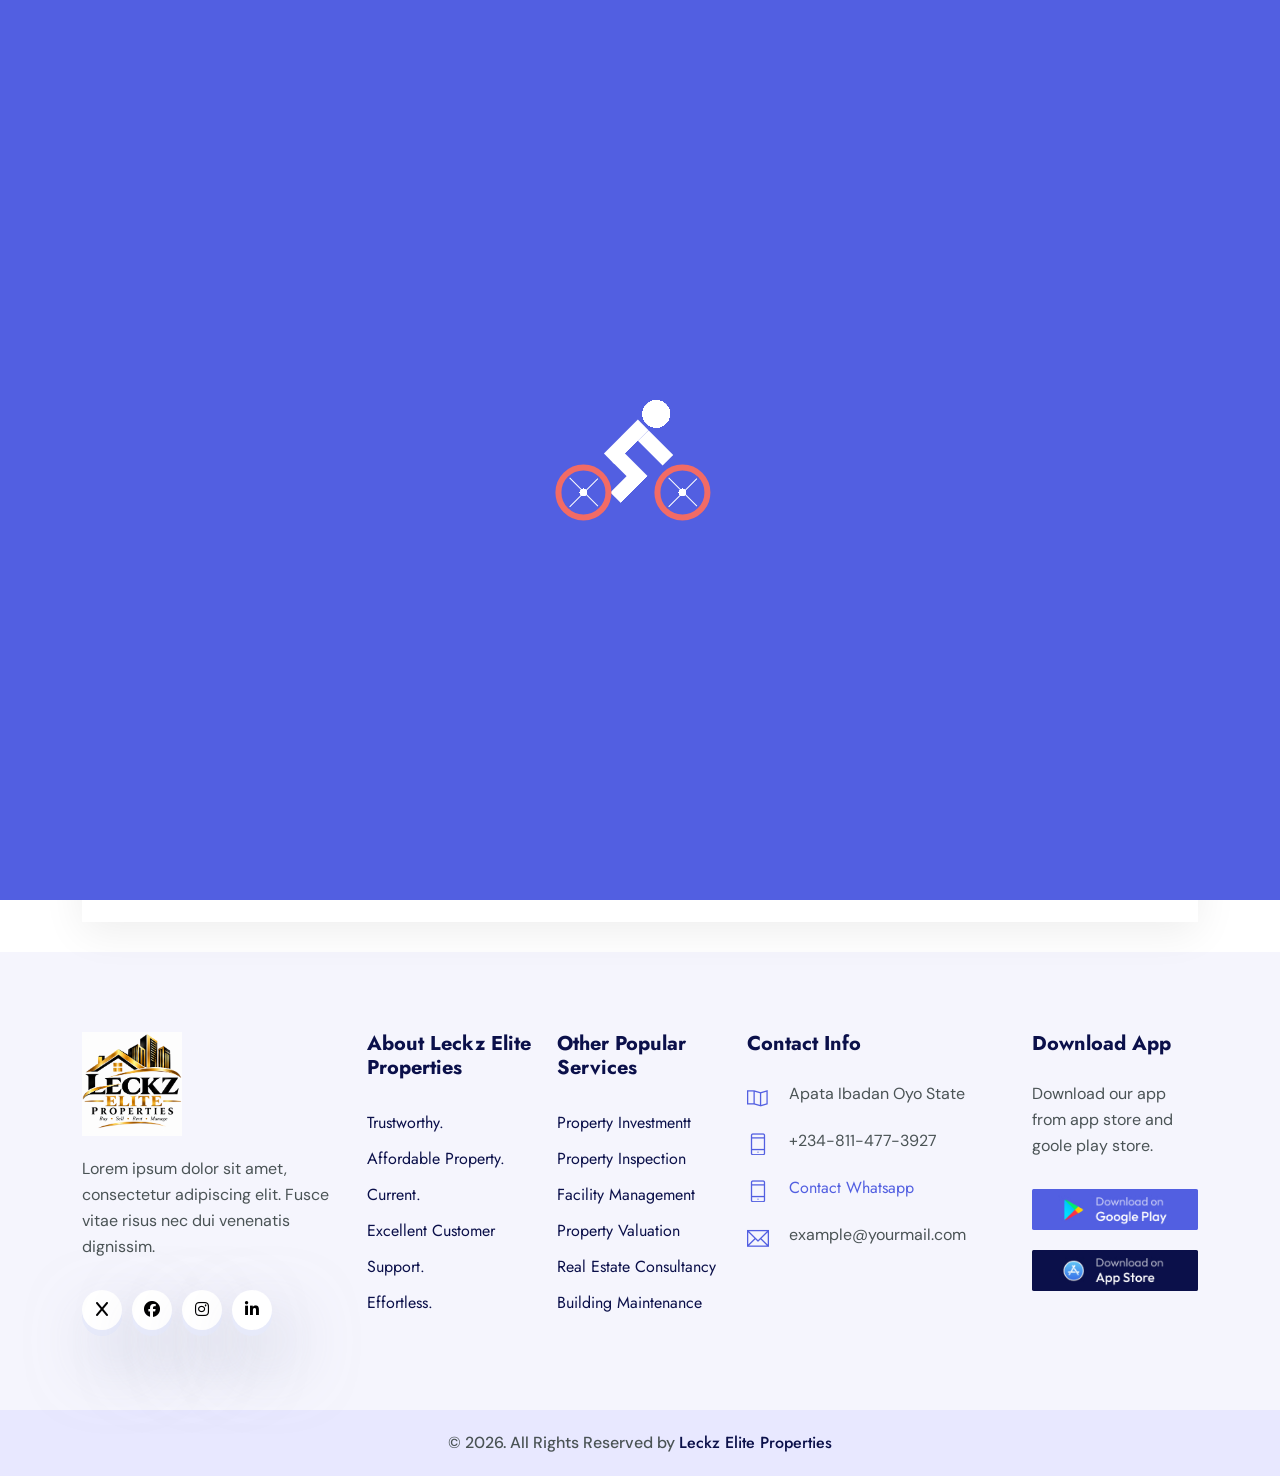
<file: ins_details.html>
<!DOCTYPE html>
<html lang="en">

	<head>
		<!-- Meta -->
		<meta charset="utf-8">
		<meta http-equiv="X-UA-Compatible" content="IE=edge">
		<meta name="viewport" content="width=device-width, initial-scale=1, shrink-to-fit=no">
		<!-- The above 3 meta tags *must* come first in the head; any other head content must come *after* these tags -->
		<meta name="description" content="Eduleb - Education HTML Template">
		<meta name="keywords" content="agency, business, corporate, creative, html5, modern, multipurpose, One Page, parallax, startup">		
		<!-- SITE TITLE -->
		<title>Leckz Elite Properties</title>			
		<!-- Latest Bootstrap min CSS -->
		<link rel="stylesheet" href="assets/bootstrap/css/bootstrap.min.css">		
		<!-- Google Font -->
		<link href="https://fonts.googleapis.com/css2?family=DM+Sans:ital,opsz,wght@0,9..40,100..1000;1,9..40,100..1000&display=swap" rel="stylesheet">
		<link href="https://fonts.googleapis.com/css2?family=Jost:ital,wght@0,100..900;1,100..900&display=swap" rel="stylesheet">
		<!-- Font Awesome CSS -->
		<link rel="stylesheet" href="https://cdnjs.cloudflare.com/ajax/libs/font-awesome/6.5.2/css/all.min.css">
		<link rel="stylesheet" href="assets/fonts/font-awesome.min.css">
		<link rel="stylesheet" href="assets/fonts/themify-icons.css">
		<!--- owl carousel Css-->
		<link rel="stylesheet" href="assets/owlcarousel/css/owl.carousel.css">
		<link rel="stylesheet" href="assets/owlcarousel/css/owl.theme.css">	
		<!--jquery-simple-mobilemenu Css-->
        <link rel="stylesheet" href="assets/css/jquery-simple-mobilemenu.css">			
		<!-- MAGNIFIC CSS -->
		<link rel="stylesheet" href="assets/css/magnific-popup.css">		
		<!-- animate CSS -->
		<link rel="stylesheet" href="assets/css/animate.css">	
		<!-- Style CSS -->					
		<link rel="stylesheet" href="assets/css/style.css">					
		<!-- HTML5 shim and Respond.js IE8 support of HTML5 elements and media queries -->
		<!-- WARNING: Respond.js doesn't work if you view the page via file:// -->
		<!--[if lt IE 9]>
		  <script src="https://oss.maxcdn.com/html5shiv/3.7.2/html5shiv.min.js"></script>
		  <script src="https://oss.maxcdn.com/respond/1.4.2/respond.min.js"></script>
		<![endif]-->
	</head>
	
    <body data-spy="scroll" data-offset="80">

		<!-- START PRELOADER -->
		<div class="preloaders">
			<span class="loader"></span>
		</div>
		<!-- END PRELOADER -->		

		<!-- START NAVBAR -->  
		<div id="navigation" class="navbar-light bg-faded site-navigation">
			<div class="container-fluid">
				<div class="row">
					<div class="col-20 align-self-center">
						<div class="site-logo">
							<a href="index.html"><img src="assets/img/l-logo.png" alt="" class="site-img"></a>          				
						</div>
					</div><!--- END Col -->
					
					<div class="col-60 d-flex">
						<nav id="main-menu">
							<ul>
								<li class="menu-item-has-children"><a href="#">Home</a>
									<ul>										
										<li><a href="index.html">Home </a></li>
										<!-- <li><a href="index2.html">Home 02</a></li> -->
									</ul>
								</li>
								<li><a href="about.html">About</a></li>				  				  
								<!-- <li class="menu-item-has-children"><a href="course.html">Course</a> -->
									<!-- <ul>										 -->
										<!-- <li><a href="course.html">Course</a></li> -->
										<!-- <li><a href="course_details.html">Course Details</a></li> -->
									<!-- </ul> -->
								</li>								
								<li class="menu-item-has-children"><a href="#">Pages</a>
									<ul>										
										<li><a href="instructor.html">Instructor</a></li>
										<li><a href="ins_details.html">Instructor Details</a></li>
										<!-- <li><a href="pricing.html">Pricing Plan</a></li> -->
										<!-- <li><a href="faq.html">Faq Page</a></li>			 -->
										<!-- <li><a href="404.html">404</a></li>				 -->
									</ul>
								</li>							
								<!-- <li class="menu-item-has-children"><a href="blog.html">Blog</a> -->
									<ul>										
										<!-- <li><a href="blog.html">Blog</a></li> -->
										<!-- <li><a href="blog_single.html">Blog Details</a></li> -->
									</ul>
								</li>							  
								<li><a href="contact.html">Contact</a></li>
							</ul>
						</nav>
					</div><!--- END Col -->
					
					<div class="col-20 d-none d-xl-block text-end align-self-center">
						<a href="#" class="header-btn">Sign In</a>
						<a href="contact.html" class="btn_one">Sign Up</a>
					</div><!--- END Col -->
					
					<ul class="mobile_menu">						
						<li><a href="#">Home</a>
							<ul class="sub-menu">										
								<li><a href="index.html">Home</a></li>
								<!-- <li><a href="index2.html">Home 02</a></li>						 -->
							</ul>
						</li>	
						<li><a href="about.html">About</a></li>						
						<!-- <li><a href="#">Course</a> -->
							<!-- <ul class="sub-menu">										 -->
								<!-- <li><a href="course.html">Course</a></li> -->
								<!-- <li><a href="course_details.html">Course Deails</a></li>									 -->
							<!-- </ul> -->
						<!-- </li> -->
						<li><a href="#">Pages</a>
							<ul class="sub-menu">									
								<li><a href="instructor.html">Agentp</a></li>
								<li><a href="ins_details.html">Agent Details</a></li>
								<!-- <li><a href="pricing.html">Pricing Plan</a></li> -->
								<!-- <li><a href="faq.html">Faq Page</a></li>			 -->
								<!-- <li><a href="404.html">404</a></li>							 -->
							</ul>
						</li>			
						<!-- <li><a href="blog.html">Blog</a> -->
							<!-- <ul class="sub-menu">										 -->
								<!-- <li><a href="blog.html">Blog</a></li> -->
								<!-- <li><a href="blog_single.html">Blog Details</a></li> -->
							</ul>
						</li>						
						<!-- <li><a href="contact.html">Contact</a></li> -->
					</ul>			
				</div><!--- END ROW -->
			</div><!--- END CONTAINER -->
		</div> 	  
		<!-- END NAVBAR -->		
<!-- END SECTION TOP -->
		
	<!-- START AGENT PROFILE -->
	<section class="template_agent section-padding">
		<div class="container">
			<div class="row">
			  <div class="col-lg-12 col-sm-12 col-xs-12">
					<div class="single_agent">
						<div class="single_agent_image">
							<img src="assets/img/ceo.jpeg" class="img-fluid" alt=""/>
						</div>
						<div class="single_agent_content">
							<h4>Timilehin Olamilekan</h4>
							<h5>Realtors</h5>
							<p>Leckz Elite Properties provides reliable real estate services, including property management, sales, rentals, and investment guidance. We are committed to helping clients find their dream properties and manage their investments with confidence.</p>
							<ul>
								<li><i class="fa fa-envelope-o"></i>contact@gmail.com</li>
								<li><i class="fa fa-phone"></i>(+234) 810 635 6501</li>
								<li><i class="fa fa-plane"></i>www.example.com</li>
								<li><i class="fa fa-skype"></i>skype.myinfo88</li>
							</ul>
						</div>
						<div class="agent_social">
							<ul class="list-inline">
								<li><a href="#" class="top_f_facebook"><img src="assets/img/fb.svg" alt="" /></a></li>
								<li><a href="#" class="top_f_facebook"><img src="assets/img/pn.svg" alt="" /></a></li>
								<li><a href="#" class="top_f_facebook"><img src="assets/img/ins.svg" alt="" /></a></li>
							</ul>
						</div>
					</div><!--- END SINGLE ITEM -->		
			  </div><!--- END COL -->				  
			</div><!--- END ROW -->
		</div><!--- END CONTAINER -->		
	</section>
	<!-- END AGENT PROFILE -->	
		
		<!-- START FOOTER -->
		<div class="footer section-padding">
			<div class="container">				
				<div class="row">						
					<div class="col-lg-3 col-sm-6 col-xs-12">
						<div class="single_footer">
							<a href="index.html"><img src="assets/img/l-logo.png" alt="" class="pic-logo"ss></a>         
							<p>Lorem ipsum dolor sit amet, consectetur adipiscing elit. Fusce vitae risus nec dui venenatis dignissim.</p>
							<div class="social_profile">
								<ul>
									<li><a class="f_facebook" href="#"><i class="fa-solid fa-x"></i></a></li>
									<li><a class="f_twitter" href="#"><i class="fa-brands fa-facebook-f"></i></a></li>
									<li><a class="f_instagram"href="#"><i class="fa-brands fa-instagram"></i></a></li>
									<li><a class="f_linkedin" href="#"><i class="fa-brands fa-linkedin-in"></i></a></li>
								</ul>
							</div>
						</div>			
					</div><!--- END COL -->						
					<div class="col-lg-2 col-sm-6 col-xs-12">
						<div class="single_footer">
							<h4>About Leckz Elite Properties</h4>
							<ul>
								<li><a href="#">Trustworthy.</a></li>
								<li><a href="#">Affordable property.</a></li>
								<li><a href="#">Current.</a></li>
								<li><a href="#">Excellent customer support.</a></li>
								<li><a href="#">Effortless.</a></li>
								<!-- <li><a href="#">A stress-free real estate experience.</a></li> -->
							</ul>
						</div>
					</div><!--- END COL -->	
					<div class="col-lg-2 col-sm-6 col-xs-12">
						<div class="single_footer">
							<h4>Other Popular Services </h4>
							<ul>
								<li><a href="#">Property Investmentt</a></li>
								<li><a href="#">Property Inspection</a></li>
								<li><a href="#">Facility Management</a></li>
								<li><a href="#">Property Valuation</a></li>
								<li><a href="#">Real Estate Consultancy</a></li>						
								<li><a href="#">Building Maintenance</a></li>						
							</ul>
						</div>
					</div><!--- END COL -->
					<div class="col-lg-3 col-sm-6 col-xs-12">
						<div class="single_footer">
							<h4>Contact Info</h4>
							<div class="sf_contact">
								<span class="ti-map"></span>
								<p>Apata Ibadan Oyo State</p>
							</div>
							<div class="sf_contact">
								<span class="ti-mobile"></span>
								<p>+234-811-477-3927</p>
							</div>
							<div class="sf_contact">
								<span class="ti-mobile"></span>
								<p><a href="tel:+88457845695">Contact Whatsapp</a></p>
							</div>
							<div class="sf_contact">
								<span class="ti-email"></span>
								<p>example@yourmail.com</p>
							</div>
						</div>
					</div><!--- END COL -->						
					<div class="col-lg-2 col-sm-6 col-xs-12">
						<div class="single_footer">
							<h4>Download App</h4>
							<p>Download our app from app store and goole play store.</p>
							<a href="index.html"><img src="assets/img/google-play.jpg" class="foot_img" alt=""></a>  
							<a href="index.html"><img src="assets/img/app-store.jpg" class="foot_img" alt=""></a>  
						</div>
					</div><!--- END COL -->	
				</div><!--- END ROW -->					
			</div><!--- END CONTAINER -->
		</div>
		<!-- END FOOTER -->	

		<!-- START FOOTER COPYRIGHT -->	
		<div class="foot_copy">
			<div class="footer_copyright">
								<p>&copy; 2026. All Rights Reserved by <a href="https://leckzeliteproperties.com/">Leckz Elite Properties</a></p>

			</div>	
		</div><!-- END FOOTER COPYRIGHT -->	
	
	<!-- Latest jQuery -->
		<script src="assets/js/jquery-1.12.4.min.js"></script>
	<!-- Latest compiled and minified Bootstrap -->
		<script src="assets/bootstrap/js/bootstrap.min.js"></script>
	<!-- modernizer JS -->		
		<script src="assets/js/modernizr-2.8.3.min.js"></script>	
	<!-- jquery-simple-mobilemenu.min -->
		<script src="assets/js/jquery-simple-mobilemenu.js"></script>		
	<!-- owl-carousel min js  -->
		<script src="assets/owlcarousel/js/owl.carousel.min.js"></script>					
	<!-- magnific-popup js -->               
		<script src="assets/js/jquery.magnific-popup.min.js"></script>						
	<!-- countTo js -->
		<script src="assets/js/jquery.inview.min.js"></script>								
	<!-- scrolltopcontrol js -->
		<script src="assets/js/scrolltopcontrol.js"></script>			
	<!-- WOW - Reveal Animations When You Scroll -->
		<script src="assets/js/wow.min.js"></script>				
	<!-- scripts js -->
		<script src="assets/js/scripts.js"></script>
    </body>
</html>
</file>
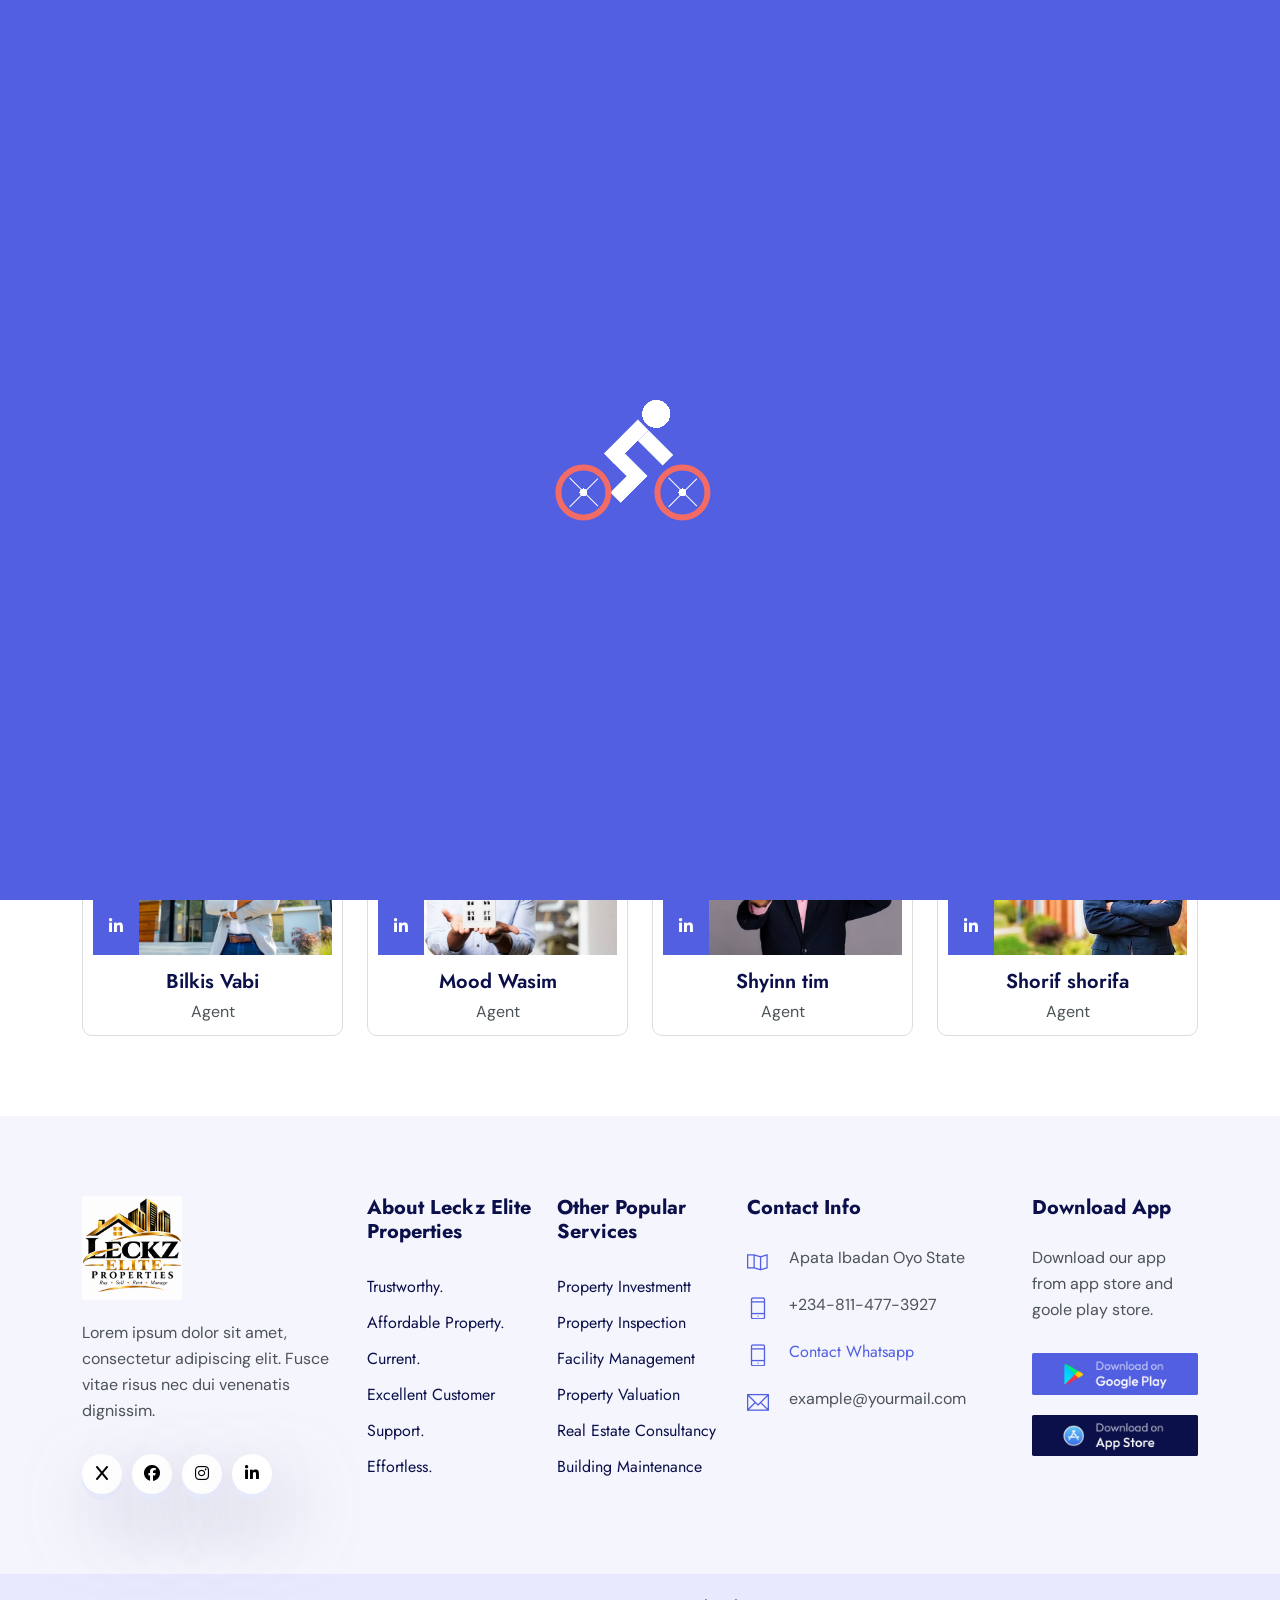
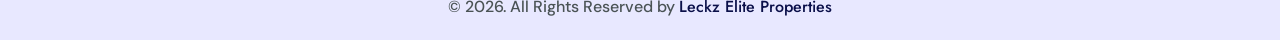
<file: instructor.html>
<!DOCTYPE html>
<html lang="en">
	<head>
		<!-- Meta -->
		<meta charset="utf-8">
		<meta http-equiv="X-UA-Compatible" content="IE=edge">
		<meta name="viewport" content="width=device-width, initial-scale=1, shrink-to-fit=no">
		<!-- The above 3 meta tags *must* come first in the head; any other head content must come *after* these tags -->
		<meta name="description" content="Eduleb - Education HTML Template">
		<meta name="keywords" content="agency, business, corporate, creative, html5, modern, multipurpose, One Page, parallax, startup">		
		<!-- SITE TITLE -->
		<title>Leckz Elite Properties</title>			
		<!-- Latest Bootstrap min CSS -->
		<link rel="stylesheet" href="assets/bootstrap/css/bootstrap.min.css">		
		<!-- Google Font -->
		<link href="https://fonts.googleapis.com/css2?family=DM+Sans:ital,opsz,wght@0,9..40,100..1000;1,9..40,100..1000&display=swap" rel="stylesheet">
		<link href="https://fonts.googleapis.com/css2?family=Jost:ital,wght@0,100..900;1,100..900&display=swap" rel="stylesheet">
		<!-- Font Awesome CSS -->
		<link rel="stylesheet" href="https://cdnjs.cloudflare.com/ajax/libs/font-awesome/6.5.2/css/all.min.css">
		<link rel="stylesheet" href="assets/fonts/font-awesome.min.css">
		<link rel="stylesheet" href="assets/fonts/themify-icons.css">
		<!--- owl carousel Css-->
		<link rel="stylesheet" href="assets/owlcarousel/css/owl.carousel.css">
		<link rel="stylesheet" href="assets/owlcarousel/css/owl.theme.css">	
		<!--jquery-simple-mobilemenu Css-->
        <link rel="stylesheet" href="assets/css/jquery-simple-mobilemenu.css">			
		<!-- MAGNIFIC CSS -->
		<link rel="stylesheet" href="assets/css/magnific-popup.css">		
		<!-- animate CSS -->
		<link rel="stylesheet" href="assets/css/animate.css">	
		<!-- Style CSS -->					
		<link rel="stylesheet" href="assets/css/style.css">					
		<!-- HTML5 shim and Respond.js IE8 support of HTML5 elements and media queries -->
		<!-- WARNING: Respond.js doesn't work if you view the page via file:// -->
		<!--[if lt IE 9]>
		  <script src="https://oss.maxcdn.com/html5shiv/3.7.2/html5shiv.min.js"></script>
		  <script src="https://oss.maxcdn.com/respond/1.4.2/respond.min.js"></script>
		<![endif]-->
	</head>
	
    <body data-spy="scroll" data-offset="80">

		<!-- START PRELOADER -->
		<div class="preloaders">
			<span class="loader"></span>
		</div>
		<!-- END PRELOADER -->		

		<!-- START NAVBAR -->  
		<div id="navigation" class="navbar-light bg-faded site-navigation">
			<div class="container-fluid">
				<div class="row">
					<div class="col-20 align-self-center">
						<div class="site-logo">
							<a href="index.html"><img src="assets/img/l-logo.png" alt="" class="site-img"></a>          				
						</div>
					</div><!--- END Col -->
					
					<div class="col-60 d-flex">
						<nav id="main-menu">
							<ul>
								<li class="menu-item-has-children"><a href="#">Home</a>
									<ul>										
										<li><a href="index.html">Home </a></li>
										<!-- <li><a href="index2.html">Home 02</a></li> -->
									</ul>
								</li>
								<li><a href="about.html">About</a></li>				  				  
								<!-- <li class="menu-item-has-children"><a href="course.html">Course</a> -->
									<!-- <ul>										 -->
										<!-- <li><a href="course.html">Course</a></li> -->
										<!-- <li><a href="course_details.html">Course Details</a></li> -->
									<!-- </ul> -->
								</li>								
								<li class="menu-item-has-children"><a href="#">Pages</a>
									<ul>										
										<li><a href="instructor.html">Instructor</a></li>
										<li><a href="ins_details.html">Instructor Details</a></li>
										<!-- <li><a href="pricing.html">Pricing Plan</a></li> -->
										<!-- <li><a href="faq.html">Faq Page</a></li>			 -->
										<!-- <li><a href="404.html">404</a></li>				 -->
									</ul>
								</li>							
								<!-- <li class="menu-item-has-children"><a href="blog.html">Blog</a> -->
									<ul>										
										<!-- <li><a href="blog.html">Blog</a></li> -->
										<!-- <li><a href="blog_single.html">Blog Details</a></li> -->
									</ul>
								</li>							  
								<li><a href="contact.html">Contact</a></li>
							</ul>
						</nav>
					</div><!--- END Col -->
					
					<div class="col-20 d-none d-xl-block text-end align-self-center">
						<a href="#" class="header-btn">Sign In</a>
						<a href="contact.html" class="btn_one">Sign Up</a>
					</div><!--- END Col -->
					
					<ul class="mobile_menu">						
						<li><a href="#">Home</a>
							<ul class="sub-menu">										
								<li><a href="index.html">Home</a></li>
								<!-- <li><a href="index2.html">Home 02</a></li>						 -->
							</ul>
						</li>	
						<li><a href="about.html">About</a></li>						
						<!-- <li><a href="#">Course</a> -->
							<!-- <ul class="sub-menu">										 -->
								<!-- <li><a href="course.html">Course</a></li> -->
								<!-- <li><a href="course_details.html">Course Deails</a></li>									 -->
							<!-- </ul> -->
						<!-- </li> -->
						<li><a href="#">Pages</a>
							<ul class="sub-menu">									
								<li><a href="instructor.html">Agentp</a></li>
								<li><a href="ins_details.html">Agent Details</a></li>
								<!-- <li><a href="pricing.html">Pricing Plan</a></li> -->
								<!-- <li><a href="faq.html">Faq Page</a></li>			 -->
								<!-- <li><a href="404.html">404</a></li>							 -->
							</ul>
						</li>			
						<!-- <li><a href="blog.html">Blog</a> -->
							<!-- <ul class="sub-menu">										 -->
								<!-- <li><a href="blog.html">Blog</a></li> -->
								<!-- <li><a href="blog_single.html">Blog Details</a></li> -->
							</ul>
						</li>						
						<!-- <li><a href="contact.html">Contact</a></li> -->
					</ul>			
				</div><!--- END ROW -->
			</div><!--- END CONTAINER -->
		</div> 	  
		<!-- END NAVBAR -->	

		<!-- START SECTION TOP -->
		<section class="section-top">
			<div class="container">
				<div class="col-lg-10 offset-lg-1 text-center">
					<div class="section-top-title wow fadeInRight" data-wow-duration="1s" data-wow-delay="0.3s" data-wow-offset="0">
						<h1>Our Agent</h1>
						<ul>
							<li><a href="index.html">Home</a></li>
							<li> / Agent</li>
						</ul>
					</div><!-- //.HERO-TEXT -->
				</div><!--- END COL -->
			</div><!--- END CONTAINER -->
		</section>	
		<!-- END SECTION TOP -->
		
		<!-- START TEAM -->
		<section class="team_area section-padding">
			<div class="container">									
				<div class="section-title text-center">
					<h2>Meet our Agent</h2>
					<p>We specialize in providing reliable and professional real estate solutions. We are committed to helping individuals, homeowners, landlords, and investors manage, buy, sell, rent, and invest in properties with confidence.</p>
				</div>						
				<div class="row">													
					<div class="col-lg-3 col-sm-6 col-xs-12 wow fadeInUp" data-wow-duration="1s" data-wow-delay="0.1s" data-wow-offset="0">
						<div class="our-team">
							<div class="team-content">
								<a href="#"><img src="assets/img/images-2.jpeg" alt=""></a>
								<ul class="social-links">
									<li><a href="#"><i class="fa-solid fa-x"></i></a></li>
									<li><a href="#"><i class="fa-brands fa-facebook-f"></i></a></li>
									<li><a href="#"><i class="fa-brands fa-linkedin-in"></i></a></li>
								</ul>
							</div>
							<div class="team-prof">
								<h3>Bilkis Vabi</h3>
								<span>Agent</span>
							</div>
							<div class="sth_det2">
								<!-- <span class="ti-file"> <u>04 Courses</u></span> -->
								<!-- <span class="ti-user"> <u>27 Student</u></span> -->
							</div>									
						</div>
					</div><!--- END COL -->										
					<div class="col-lg-3 col-sm-6 col-xs-12 wow fadeInUp" data-wow-duration="1s" data-wow-delay="0.1s" data-wow-offset="0">
						<div class="our-team">
							<div class="team-content">
								<a href="#"><img src="assets/img/images.jpeg" alt=""></a>
								<ul class="social-links">
									<li><a href="#"><i class="fa-solid fa-x"></i></a></li>
									<li><a href="#"><i class="fa-brands fa-facebook-f"></i></a></li>
									<li><a href="#"><i class="fa-brands fa-linkedin-in"></i></a></li>
								</ul>
							</div>
							<div class="team-prof">
								<h3>Mood Wasim</h3>
								<span>Agent</span>
							</div>
							<div class="sth_det2">
								<!-- <span class="ti-file"> <u>06 Course</u></span> -->
								<!-- <span class="ti-user"> <u>41 Student</u></span> -->
							</div>							
						</div>
					</div><!--- END COL -->										
					<div class="col-lg-3 col-sm-6 col-xs-12 wow fadeInUp" data-wow-duration="1s" data-wow-delay="0.1s" data-wow-offset="0">
						<div class="our-team">
							<div class="team-content">
								<a href="#"><img src="assets/img/images-3.jpeg" alt=""></a>
								<ul class="social-links">
									<li><a href="#"><i class="fa-solid fa-x"></i></a></li>
									<li><a href="#"><i class="fa-brands fa-facebook-f"></i></a></li>
									<li><a href="#"><i class="fa-brands fa-linkedin-in"></i></a></li>
								</ul>
							</div>
							<div class="team-prof">
								<h3>Shyinn tim</h3>
								<span>Agent</span>
							</div>
							<div class="sth_det2">
								<!-- <span class="ti-file"> <u>13 Course</u></span> -->
								<!-- <span class="ti-user"> <u>31 Student</u></span> -->
							</div>
						</div>
					</div><!--- END COL -->										
					<div class="col-lg-3 col-sm-6 col-xs-12 wow fadeInUp" data-wow-duration="1s" data-wow-delay="0.1s" data-wow-offset="0">
						<div class="our-team">
							<div class="team-content">
								<a href="#"><img src="assets/img/images-9.jpeg" alt=""></a>
								<ul class="social-links">
									<li><a href="#"><i class="fa-solid fa-x"></i></a></li>
									<li><a href="#"><i class="fa-brands fa-facebook-f"></i></a></li>
									<li><a href="#"><i class="fa-brands fa-linkedin-in"></i></a></li>
								</ul>
							</div>
							<div class="team-prof">
								<h3>Shorif shorifa</h3>
								<span>Agent</span>
							</div>
							<div class="sth_det2">
								<!-- <span class="ti-file"> <u>07 Course</u></span> -->
								<!-- <span class="ti-user"> <u>24 Student</u></span> -->
							</div>
						</div>
					</div><!--- END COL -->							  
				</div><!--- END ROW -->
			</div><!--- END CONTAINER -->
		</section>
		<!-- END TEAM -->	
		
		<!-- START FOOTER -->
		<div class="footer section-padding">
			<div class="container">				
				<div class="row">						
					<div class="col-lg-3 col-sm-6 col-xs-12">
						<div class="single_footer">
							<a href="index.html"><img src="assets/img/l-logo.png" alt="" class="pic-logo"ss></a>         
							<p>Lorem ipsum dolor sit amet, consectetur adipiscing elit. Fusce vitae risus nec dui venenatis dignissim.</p>
							<div class="social_profile">
								<ul>
									<li><a class="f_facebook" href="#"><i class="fa-solid fa-x"></i></a></li>
									<li><a class="f_twitter" href="#"><i class="fa-brands fa-facebook-f"></i></a></li>
									<li><a class="f_instagram"href="#"><i class="fa-brands fa-instagram"></i></a></li>
									<li><a class="f_linkedin" href="#"><i class="fa-brands fa-linkedin-in"></i></a></li>
								</ul>
							</div>
						</div>			
					</div><!--- END COL -->						
					<div class="col-lg-2 col-sm-6 col-xs-12">
						<div class="single_footer">
							<h4>About Leckz Elite Properties</h4>
							<ul>
								<li><a href="#">Trustworthy.</a></li>
								<li><a href="#">Affordable property.</a></li>
								<li><a href="#">Current.</a></li>
								<li><a href="#">Excellent customer support.</a></li>
								<li><a href="#">Effortless.</a></li>
								<!-- <li><a href="#">A stress-free real estate experience.</a></li> -->
							</ul>
						</div>
					</div><!--- END COL -->	
					<div class="col-lg-2 col-sm-6 col-xs-12">
						<div class="single_footer">
							<h4>Other Popular Services </h4>
							<ul>
								<li><a href="#">Property Investmentt</a></li>
								<li><a href="#">Property Inspection</a></li>
								<li><a href="#">Facility Management</a></li>
								<li><a href="#">Property Valuation</a></li>
								<li><a href="#">Real Estate Consultancy</a></li>						
								<li><a href="#">Building Maintenance</a></li>						
							</ul>
						</div>
					</div><!--- END COL -->
					<div class="col-lg-3 col-sm-6 col-xs-12">
						<div class="single_footer">
							<h4>Contact Info</h4>
							<div class="sf_contact">
								<span class="ti-map"></span>
								<p>Apata Ibadan Oyo State</p>
							</div>
							<div class="sf_contact">
								<span class="ti-mobile"></span>
								<p>+234-811-477-3927</p>
							</div>
							<div class="sf_contact">
								<span class="ti-mobile"></span>
								<p><a href="tel:+88457845695">Contact Whatsapp</a></p>
							</div>
							<div class="sf_contact">
								<span class="ti-email"></span>
								<p>example@yourmail.com</p>
							</div>
						</div>
					</div><!--- END COL -->						
					<div class="col-lg-2 col-sm-6 col-xs-12">
						<div class="single_footer">
							<h4>Download App</h4>
							<p>Download our app from app store and goole play store.</p>
							<a href="index.html"><img src="assets/img/google-play.jpg" class="foot_img" alt=""></a>  
							<a href="index.html"><img src="assets/img/app-store.jpg" class="foot_img" alt=""></a>  
						</div>
					</div><!--- END COL -->	
				</div><!--- END ROW -->					
			</div><!--- END CONTAINER -->
		</div>
		<!-- END FOOTER -->	

		<!-- START FOOTER COPYRIGHT -->	
		<div class="foot_copy">
			<div class="footer_copyright">
								<p>&copy; 2026. All Rights Reserved by <a href="https://leckzeliteproperties.com/">Leckz Elite Properties</a></p>
			</div>	
		</div>
		<!-- END FOOTER COPYRIGHT -->	
	

	
	<!-- Latest jQuery -->
		<script src="assets/js/jquery-1.12.4.min.js"></script>
	<!-- Latest compiled and minified Bootstrap -->
		<script src="assets/bootstrap/js/bootstrap.min.js"></script>
	<!-- modernizer JS -->		
		<script src="assets/js/modernizr-2.8.3.min.js"></script>	
	<!-- jquery-simple-mobilemenu.min -->
		<script src="assets/js/jquery-simple-mobilemenu.js"></script>		
	<!-- owl-carousel min js  -->
		<script src="assets/owlcarousel/js/owl.carousel.min.js"></script>					
	<!-- magnific-popup js -->               
		<script src="assets/js/jquery.magnific-popup.min.js"></script>						
	<!-- countTo js -->
		<script src="assets/js/jquery.inview.min.js"></script>								
	<!-- scrolltopcontrol js -->
		<script src="assets/js/scrolltopcontrol.js"></script>			
	<!-- WOW - Reveal Animations When You Scroll -->
		<script src="assets/js/wow.min.js"></script>				
	<!-- scripts js -->
		<script src="assets/js/scripts.js"></script>
    </body>
</html>
</file>
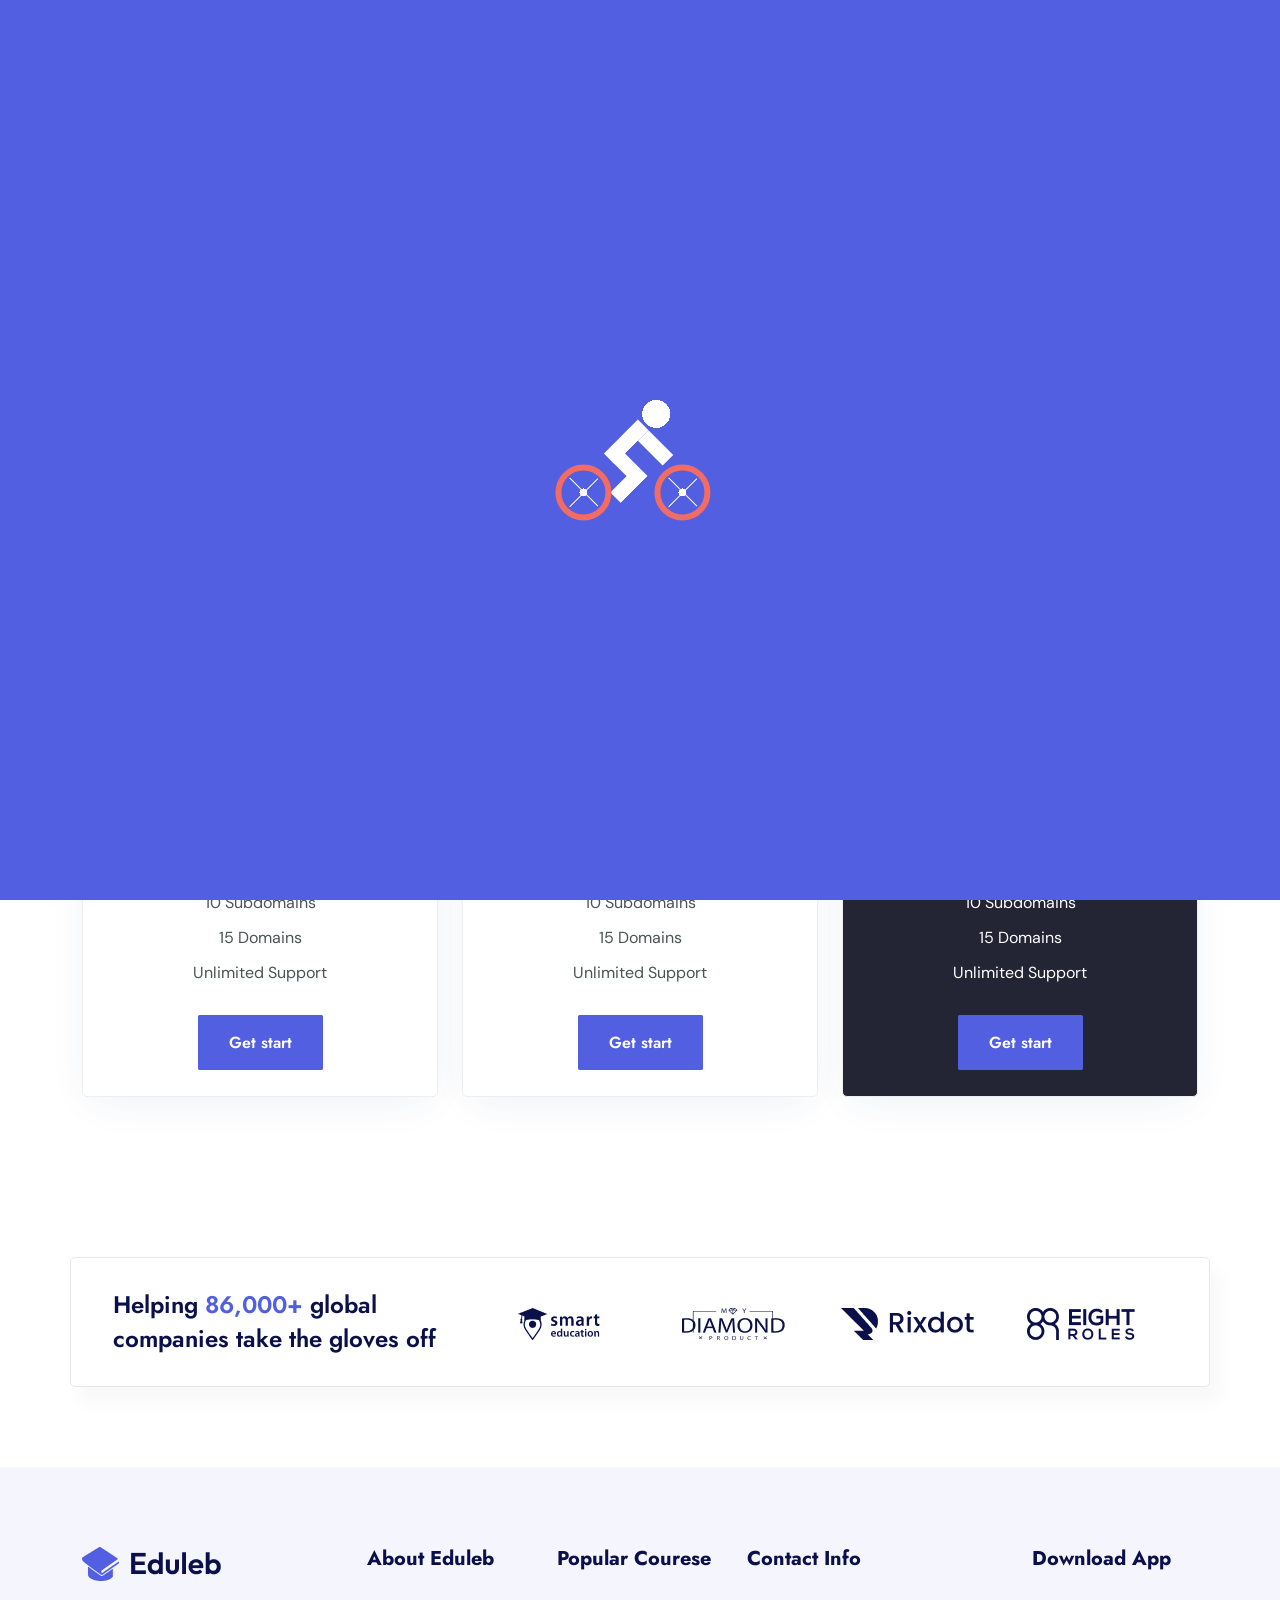
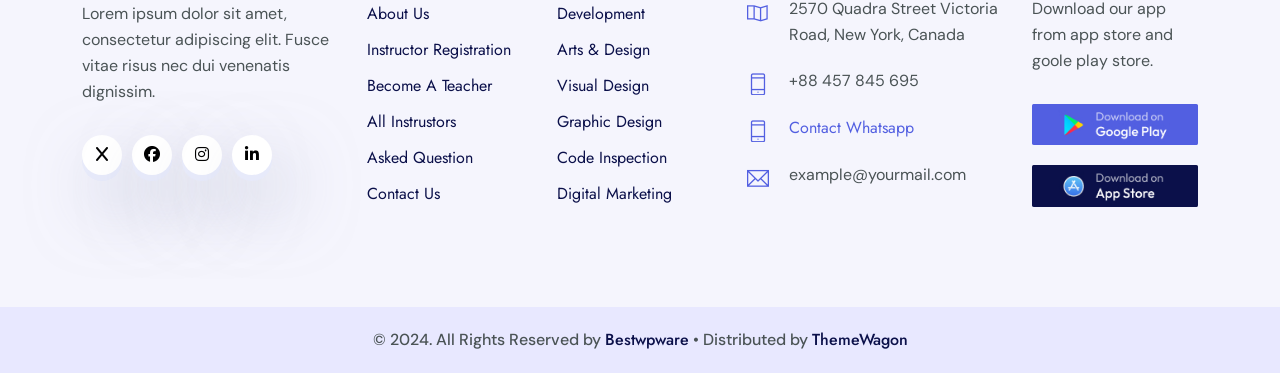
<file: pricing.html>
<!DOCTYPE html>
<html lang="en">

	<head>
		<!-- Meta -->
		<meta charset="utf-8">
		<meta http-equiv="X-UA-Compatible" content="IE=edge">
		<meta name="viewport" content="width=device-width, initial-scale=1, shrink-to-fit=no">
		<!-- The above 3 meta tags *must* come first in the head; any other head content must come *after* these tags -->
		<meta name="description" content="Eduleb - Education HTML Template">
		<meta name="keywords" content="agency, business, corporate, creative, html5, modern, multipurpose, One Page, parallax, startup">		
		<!-- SITE TITLE -->
		<title>Eduleb - Education HTML Template</title>			
		<!-- Latest Bootstrap min CSS -->
		<link rel="stylesheet" href="assets/bootstrap/css/bootstrap.min.css">		
		<!-- Google Font -->
		<link href="https://fonts.googleapis.com/css2?family=DM+Sans:ital,opsz,wght@0,9..40,100..1000;1,9..40,100..1000&display=swap" rel="stylesheet">
		<link href="https://fonts.googleapis.com/css2?family=Jost:ital,wght@0,100..900;1,100..900&display=swap" rel="stylesheet">
		<!-- Font Awesome CSS -->
		<link rel="stylesheet" href="https://cdnjs.cloudflare.com/ajax/libs/font-awesome/6.5.2/css/all.min.css">
		<link rel="stylesheet" href="assets/fonts/font-awesome.min.css">
		<link rel="stylesheet" href="assets/fonts/themify-icons.css">
		<!--- owl carousel Css-->
		<link rel="stylesheet" href="assets/owlcarousel/css/owl.carousel.css">
		<link rel="stylesheet" href="assets/owlcarousel/css/owl.theme.css">	
		<!--jquery-simple-mobilemenu Css-->
        <link rel="stylesheet" href="assets/css/jquery-simple-mobilemenu.css">			
		<!-- MAGNIFIC CSS -->
		<link rel="stylesheet" href="assets/css/magnific-popup.css">		
		<!-- animate CSS -->
		<link rel="stylesheet" href="assets/css/animate.css">	
		<!-- Style CSS -->					
		<link rel="stylesheet" href="assets/css/style.css">					
		<!-- HTML5 shim and Respond.js IE8 support of HTML5 elements and media queries -->
		<!-- WARNING: Respond.js doesn't work if you view the page via file:// -->
		<!--[if lt IE 9]>
		  <script src="https://oss.maxcdn.com/html5shiv/3.7.2/html5shiv.min.js"></script>
		  <script src="https://oss.maxcdn.com/respond/1.4.2/respond.min.js"></script>
		<![endif]-->
	</head>
	
    <body data-spy="scroll" data-offset="80">

		<!-- START PRELOADER -->
		<div class="preloaders">
			<span class="loader"></span>
		</div>
		<!-- END PRELOADER -->		

		<!-- START NAVBAR -->  
		<div id="navigation" class="navbar-light bg-faded site-navigation">
			<div class="container-fluid">
				<div class="row">
					<div class="col-20 align-self-center">
						<div class="site-logo">
							<a href="index.html"><img src="assets/img/logo.png" alt=""></a>          				
						</div>
					</div><!--- END Col -->
					
					<div class="col-60 d-flex">
						<nav id="main-menu">
							<ul>
								<li class="menu-item-has-children"><a href="#">Home</a>
									<ul>										
										<li><a href="index.html">Home 01</a></li>
										<li><a href="index2.html">Home 02</a></li>
									</ul>
								</li>
								<li><a href="about.html">About</a></li>				  				  
								<li class="menu-item-has-children"><a href="course.html">Course</a>
									<ul>										
										<li><a href="course.html">Course</a></li>
										<li><a href="course_details.html">Course Details</a></li>
									</ul>
								</li>								
								<li class="menu-item-has-children"><a href="#">Pages</a>
									<ul>										
										<li><a href="instructor.html">Instructor</a></li>
										<li><a href="ins_details.html">Instructor Details</a></li>
										<li><a href="pricing.html">Pricing Plan</a></li>
										<li><a href="faq.html">Faq Page</a></li>			
										<li><a href="404.html">404</a></li>				
									</ul>
								</li>							
								<li class="menu-item-has-children"><a href="blog.html">Blog</a>
									<ul>										
										<li><a href="blog.html">Blog</a></li>
										<li><a href="blog_single.html">Blog Details</a></li>
									</ul>
								</li>							  
								<li><a href="contact.html">Contact</a></li>
							</ul>
						</nav>
					</div><!--- END Col -->
					
					<div class="col-20 d-none d-xl-block text-end align-self-center">
						<a href="#" class="header-btn">Sign In</a>
						<a href="contact.html" class="btn_one">Sign Up</a>
					</div><!--- END Col -->
					
					<ul class="mobile_menu">						
						<li><a href="#">Home</a>
							<ul class="sub-menu">										
								<li><a href="index.html">Home 01</a></li>
								<li><a href="index2.html">Home 02</a></li>						
							</ul>
						</li>	
						<li><a href="about.html">About</a></li>						
						<li><a href="#">Course</a>
							<ul class="sub-menu">										
								<li><a href="course.html">Course</a></li>
								<li><a href="course_details.html">Course Deails</a></li>									
							</ul>
						</li>
						<li><a href="#">Pages</a>
							<ul class="sub-menu">									
								<li><a href="instructor.html">Instructor</a></li>
								<li><a href="ins_details.html">Instructor Details</a></li>
								<li><a href="pricing.html">Pricing Plan</a></li>
								<li><a href="faq.html">Faq Page</a></li>			
								<li><a href="404.html">404</a></li>							
							</ul>
						</li>			
						<li><a href="blog.html">Blog</a>
							<ul class="sub-menu">										
								<li><a href="blog.html">Blog</a></li>
								<li><a href="blog_single.html">Blog Details</a></li>
							</ul>
						</li>						
						<li><a href="contact.html">Contact</a></li>
					</ul>			
				</div><!--- END ROW -->
			</div><!--- END CONTAINER -->
		</div> 	  
		<!-- END NAVBAR -->		

		<!-- START SECTION TOP -->
		<section class="section-top">
			<div class="container">
				<div class="col-lg-10 offset-lg-1 text-center">
					<div class="section-top-title wow fadeInRight" data-wow-duration="1s" data-wow-delay="0.3s" data-wow-offset="0">
						<h1>Pricing Plan</h1>
						<ul>
							<li><a href="index.html">Home</a></li>
							<li> / Pricing</li>
						</ul>
					</div><!-- //.HERO-TEXT -->
				</div><!--- END COL -->
			</div><!--- END CONTAINER -->
		</section>	
		<!-- END SECTION TOP -->
		
		<!-- START PRICING -->
		<section id="pricing" class="pricing-content section-padding">
			<div class="container">										
				<div class="row text-center">									
					<div class="col-lg-4 col-sm-4 col-xs-12 wow fadeInUp" data-wow-duration="1s" data-wow-delay="0.1s" data-wow-offset="0">
						<div class="single-pricing">
							<div class="price-head">								
								<h2>Starter</h2>
								<span></span>
								<span></span>
								<span></span>
								<span></span>
								<span></span>
								<span></span>
							</div>
							<h1 class="price">$29</h1>
							<h5>Monthly</h5>
							<ul>
								<li>15 website</li>
								<li>50GB Disk Space</li>
								<li>50 Email Accounts</li>
								<li>50GB Monthly Bandwidth</li>
								<li>10 Subdomains</li>
								<li>15 Domains</li>
								<li>Unlimited Support</li>
							</ul>
							<a class="btn_one" href="#">Get start</a>
						</div>
					</div><!--- END COL -->	
					<div class="col-lg-4 col-sm-4 col-xs-12 wow fadeInUp" data-wow-duration="1s" data-wow-delay="0.2s" data-wow-offset="0">
						<div class="single-pricing">
							<div class="price-head">								
								<h2>popular</h2>
								<span></span>
								<span></span>
								<span></span>
								<span></span>
								<span></span>
								<span></span>
							</div>
							<h1 class="price">$49</h1>
							<h5>Monthly</h5>
							<ul>
								<li>15 website</li>
								<li>50GB Disk Space</li>
								<li>50 Email Accounts</li>
								<li>50GB Monthly Bandwidth</li>
								<li>10 Subdomains</li>
								<li>15 Domains</li>
								<li>Unlimited Support</li>
							</ul>
							<a class="btn_one" href="#">Get start</a>
						</div>
					</div><!--- END COL -->	
					<div class="col-lg-4 col-sm-4 col-xs-12 wow fadeInUp" data-wow-duration="1s" data-wow-delay="0.3s" data-wow-offset="0">
						<div class="single-pricing single-pricing-white">
							<div class="price-head">								
								<h2>Advance</h2>
								<span></span>
								<span></span>
								<span></span>
								<span></span>
								<span></span>
								<span></span>
							</div>
							<span class="price-label">Best</span>
							<h1 class="price">$69</h1>
							<h5>Monthly</h5>
							<ul>
								<li>15 website</li>
								<li>50GB Disk Space</li>
								<li>50 Email Accounts</li>
								<li>50GB Monthly Bandwidth</li>
								<li>10 Subdomains</li>
								<li>15 Domains</li>
								<li>Unlimited Support</li>
							</ul>
							<a class="btn_one" href="#">Get start</a>
						</div>
					</div><!--- END COL -->			  
				</div><!--- END ROW -->
			</div><!--- END CONTAINER -->
		</section>
		<!-- END PRICING -->

		<!-- START COMPANY PARTNER LOGO  -->
		<div class="partner-logo section-padding">
			<div class="container">
				<div class="row part_bg">
					<div class="col-lg-4 col-sm-4 col-xs-12">
						<div class="partner_title">
							<h3>Helping <span>86,000+</span> global companies take the gloves off </h3>
						</div>					
					</div><!-- END COL  -->
					<div class="col-lg-8 col-sm-8 col-xs-12 text-center">
						<div class="partner">
							<a href="#"><img src="assets/img/clients/1.png" alt="image"></a>
							<a href="#"><img src="assets/img/clients/2.png" alt="image"></a>
							<a href="#"><img src="assets/img/clients/3.png" alt="image"></a>
							<a href="#"><img src="assets/img/clients/4.png" alt="image"></a>
							<a href="#"><img src="assets/img/clients/5.png" alt="image"></a>
							<a href="#"><img src="assets/img/clients/2.png" alt="image"></a>
							<a href="#"><img src="assets/img/clients/1.png" alt="image"></a>
							<a href="#"><img src="assets/img/clients/3.png" alt="image"></a>
							<a href="#"><img src="assets/img/clients/4.png" alt="image"></a>
						</div>
					</div><!-- END COL  -->
				</div><!--END  ROW  -->
			</div><!-- END CONTAINER  -->
		</div>
		<!-- END COMPANY PARTNER LOGO -->			
		
		<!-- START FOOTER -->
		<div class="footer section-padding">
			<div class="container">				
				<div class="row">						
					<div class="col-lg-3 col-sm-6 col-xs-12">
						<div class="single_footer">
							<a href="index.html"><img src="assets/img/logo.png" alt=""></a>         
							<p>Lorem ipsum dolor sit amet, consectetur adipiscing elit. Fusce vitae risus nec dui venenatis dignissim.</p>
							<div class="social_profile">
								<ul>
									<li><a class="f_facebook" href="#"><i class="fa-solid fa-x"></i></a></li>
									<li><a class="f_twitter" href="#"><i class="fa-brands fa-facebook-f"></i></a></li>
									<li><a class="f_instagram"href="#"><i class="fa-brands fa-instagram"></i></a></li>
									<li><a class="f_linkedin" href="#"><i class="fa-brands fa-linkedin-in"></i></a></li>
								</ul>
							</div>
						</div>			
					</div><!--- END COL -->						
					<div class="col-lg-2 col-sm-6 col-xs-12">
						<div class="single_footer">
							<h4>About Eduleb</h4>
							<ul>
								<li><a href="#">About us</a></li>
								<li><a href="#">Instructor Registration</a></li>
								<li><a href="#">Become A Teacher</a></li>
								<li><a href="#">All Instrustors</a></li>
								<li><a href="#">Asked Question</a></li>
								<li><a href="#">Contact us</a></li>
							</ul>
						</div>
					</div><!--- END COL -->	
					<div class="col-lg-2 col-sm-6 col-xs-12">
						<div class="single_footer">
							<h4>Popular Courese</h4>
							<ul>
								<li><a href="#">Development</a></li>
								<li><a href="#">Arts & design</a></li>
								<li><a href="#">Visual Design</a></li>
								<li><a href="#">Graphic Design</a></li>
								<li><a href="#">Code Inspection</a></li>						
								<li><a href="#">Digital Marketing</a></li>						
							</ul>
						</div>
					</div><!--- END COL -->
					<div class="col-lg-3 col-sm-6 col-xs-12">
						<div class="single_footer">
							<h4>Contact Info</h4>
							<div class="sf_contact">
								<span class="ti-map"></span>
								<p>2570 Quadra Street Victoria Road, New York, Canada</p>
							</div>
							<div class="sf_contact">
								<span class="ti-mobile"></span>
								<p>+88 457 845 695</p>
							</div>
							<div class="sf_contact">
								<span class="ti-mobile"></span>
								<p><a href="tel:+88457845695">Contact Whatsapp</a></p>
							</div>
							<div class="sf_contact">
								<span class="ti-email"></span>
								<p>example@yourmail.com</p>
							</div>
						</div>
					</div><!--- END COL -->						
					<div class="col-lg-2 col-sm-6 col-xs-12">
						<div class="single_footer">
							<h4>Download App</h4>
							<p>Download our app from app store and goole play store.</p>
							<a href="index.html"><img src="assets/img/google-play.jpg" class="foot_img" alt=""></a>  
							<a href="index.html"><img src="assets/img/app-store.jpg" class="foot_img" alt=""></a>  
						</div>
					</div><!--- END COL -->	
				</div><!--- END ROW -->					
			</div><!--- END CONTAINER -->
		</div>
		<!-- END FOOTER -->	

		<!-- START FOOTER COPYRIGHT -->	
		<div class="foot_copy">
			<div class="footer_copyright">
				<p>&copy; 2024. All Rights Reserved by <a href="https://bestwpware.com/">Bestwpware</a> • Distributed by <a href="https://themewagon.com">ThemeWagon</a></p>
			</div>	
		</div>
		<!-- END FOOTER COPYRIGHT -->	
	
	<!-- Latest jQuery -->
		<script src="assets/js/jquery-1.12.4.min.js"></script>
	<!-- Latest compiled and minified Bootstrap -->
		<script src="assets/bootstrap/js/bootstrap.min.js"></script>
	<!-- modernizer JS -->		
		<script src="assets/js/modernizr-2.8.3.min.js"></script>	
	<!-- jquery-simple-mobilemenu.min -->
		<script src="assets/js/jquery-simple-mobilemenu.js"></script>		
	<!-- owl-carousel min js  -->
		<script src="assets/owlcarousel/js/owl.carousel.min.js"></script>					
	<!-- magnific-popup js -->               
		<script src="assets/js/jquery.magnific-popup.min.js"></script>						
	<!-- countTo js -->
		<script src="assets/js/jquery.inview.min.js"></script>								
	<!-- scrolltopcontrol js -->
		<script src="assets/js/scrolltopcontrol.js"></script>			
	<!-- WOW - Reveal Animations When You Scroll -->
		<script src="assets/js/wow.min.js"></script>				
	<!-- scripts js -->
		<script src="assets/js/scripts.js"></script>
    </body>
</html>
</file>
<file: assets/fonts/themify-icons.css>
@font-face {
	font-family: 'themify';
	src:url('../fonts/themify.eot?-fvbane');
	src:url('../fonts/themify.eot?#iefix-fvbane') format('embedded-opentype'),
		url('../fonts/themify.woff?-fvbane') format('woff'),
		url('../fonts/themify.ttf?-fvbane') format('truetype'),
		url('../fonts/themify.svg?-fvbane#themify') format('svg');
	font-weight: normal;
	font-style: normal;
}

[class^="ti-"], [class*=" ti-"] {
	font-family: 'themify';
	speak: none;
	font-style: normal;
	font-weight: normal;
	font-variant: normal;
	text-transform: none;
	line-height: 1;

	/* Better Font Rendering =========== */
	-webkit-font-smoothing: antialiased;
	-moz-osx-font-smoothing: grayscale;
}

.ti-wand:before {
	content: "\e600";
}
.ti-volume:before {
	content: "\e601";
}
.ti-user:before {
	content: "\e602";
}
.ti-unlock:before {
	content: "\e603";
}
.ti-unlink:before {
	content: "\e604";
}
.ti-trash:before {
	content: "\e605";
}
.ti-thought:before {
	content: "\e606";
}
.ti-target:before {
	content: "\e607";
}
.ti-tag:before {
	content: "\e608";
}
.ti-tablet:before {
	content: "\e609";
}
.ti-star:before {
	content: "\e60a";
}
.ti-spray:before {
	content: "\e60b";
}
.ti-signal:before {
	content: "\e60c";
}
.ti-shopping-cart:before {
	content: "\e60d";
}
.ti-shopping-cart-full:before {
	content: "\e60e";
}
.ti-settings:before {
	content: "\e60f";
}
.ti-search:before {
	content: "\e610";
}
.ti-zoom-in:before {
	content: "\e611";
}
.ti-zoom-out:before {
	content: "\e612";
}
.ti-cut:before {
	content: "\e613";
}
.ti-ruler:before {
	content: "\e614";
}
.ti-ruler-pencil:before {
	content: "\e615";
}
.ti-ruler-alt:before {
	content: "\e616";
}
.ti-bookmark:before {
	content: "\e617";
}
.ti-bookmark-alt:before {
	content: "\e618";
}
.ti-reload:before {
	content: "\e619";
}
.ti-plus:before {
	content: "\e61a";
}
.ti-pin:before {
	content: "\e61b";
}
.ti-pencil:before {
	content: "\e61c";
}
.ti-pencil-alt:before {
	content: "\e61d";
}
.ti-paint-roller:before {
	content: "\e61e";
}
.ti-paint-bucket:before {
	content: "\e61f";
}
.ti-na:before {
	content: "\e620";
}
.ti-mobile:before {
	content: "\e621";
}
.ti-minus:before {
	content: "\e622";
}
.ti-medall:before {
	content: "\e623";
}
.ti-medall-alt:before {
	content: "\e624";
}
.ti-marker:before {
	content: "\e625";
}
.ti-marker-alt:before {
	content: "\e626";
}
.ti-arrow-up:before {
	content: "\e627";
}
.ti-arrow-right:before {
	content: "\e628";
}
.ti-arrow-left:before {
	content: "\e629";
}
.ti-arrow-down:before {
	content: "\e62a";
}
.ti-lock:before {
	content: "\e62b";
}
.ti-location-arrow:before {
	content: "\e62c";
}
.ti-link:before {
	content: "\e62d";
}
.ti-layout:before {
	content: "\e62e";
}
.ti-layers:before {
	content: "\e62f";
}
.ti-layers-alt:before {
	content: "\e630";
}
.ti-key:before {
	content: "\e631";
}
.ti-import:before {
	content: "\e632";
}
.ti-image:before {
	content: "\e633";
}
.ti-heart:before {
	content: "\e634";
}
.ti-heart-broken:before {
	content: "\e635";
}
.ti-hand-stop:before {
	content: "\e636";
}
.ti-hand-open:before {
	content: "\e637";
}
.ti-hand-drag:before {
	content: "\e638";
}
.ti-folder:before {
	content: "\e639";
}
.ti-flag:before {
	content: "\e63a";
}
.ti-flag-alt:before {
	content: "\e63b";
}
.ti-flag-alt-2:before {
	content: "\e63c";
}
.ti-eye:before {
	content: "\e63d";
}
.ti-export:before {
	content: "\e63e";
}
.ti-exchange-vertical:before {
	content: "\e63f";
}
.ti-desktop:before {
	content: "\e640";
}
.ti-cup:before {
	content: "\e641";
}
.ti-crown:before {
	content: "\e642";
}
.ti-comments:before {
	content: "\e643";
}
.ti-comment:before {
	content: "\e644";
}
.ti-comment-alt:before {
	content: "\e645";
}
.ti-close:before {
	content: "\e646";
}
.ti-clip:before {
	content: "\e647";
}
.ti-angle-up:before {
	content: "\e648";
}
.ti-angle-right:before {
	content: "\e649";
}
.ti-angle-left:before {
	content: "\e64a";
}
.ti-angle-down:before {
	content: "\e64b";
}
.ti-check:before {
	content: "\e64c";
}
.ti-check-box:before {
	content: "\e64d";
}
.ti-camera:before {
	content: "\e64e";
}
.ti-announcement:before {
	content: "\e64f";
}
.ti-brush:before {
	content: "\e650";
}
.ti-briefcase:before {
	content: "\e651";
}
.ti-bolt:before {
	content: "\e652";
}
.ti-bolt-alt:before {
	content: "\e653";
}
.ti-blackboard:before {
	content: "\e654";
}
.ti-bag:before {
	content: "\e655";
}
.ti-move:before {
	content: "\e656";
}
.ti-arrows-vertical:before {
	content: "\e657";
}
.ti-arrows-horizontal:before {
	content: "\e658";
}
.ti-fullscreen:before {
	content: "\e659";
}
.ti-arrow-top-right:before {
	content: "\e65a";
}
.ti-arrow-top-left:before {
	content: "\e65b";
}
.ti-arrow-circle-up:before {
	content: "\e65c";
}
.ti-arrow-circle-right:before {
	content: "\e65d";
}
.ti-arrow-circle-left:before {
	content: "\e65e";
}
.ti-arrow-circle-down:before {
	content: "\e65f";
}
.ti-angle-double-up:before {
	content: "\e660";
}
.ti-angle-double-right:before {
	content: "\e661";
}
.ti-angle-double-left:before {
	content: "\e662";
}
.ti-angle-double-down:before {
	content: "\e663";
}
.ti-zip:before {
	content: "\e664";
}
.ti-world:before {
	content: "\e665";
}
.ti-wheelchair:before {
	content: "\e666";
}
.ti-view-list:before {
	content: "\e667";
}
.ti-view-list-alt:before {
	content: "\e668";
}
.ti-view-grid:before {
	content: "\e669";
}
.ti-uppercase:before {
	content: "\e66a";
}
.ti-upload:before {
	content: "\e66b";
}
.ti-underline:before {
	content: "\e66c";
}
.ti-truck:before {
	content: "\e66d";
}
.ti-timer:before {
	content: "\e66e";
}
.ti-ticket:before {
	content: "\e66f";
}
.ti-thumb-up:before {
	content: "\e670";
}
.ti-thumb-down:before {
	content: "\e671";
}
.ti-text:before {
	content: "\e672";
}
.ti-stats-up:before {
	content: "\e673";
}
.ti-stats-down:before {
	content: "\e674";
}
.ti-split-v:before {
	content: "\e675";
}
.ti-split-h:before {
	content: "\e676";
}
.ti-smallcap:before {
	content: "\e677";
}
.ti-shine:before {
	content: "\e678";
}
.ti-shift-right:before {
	content: "\e679";
}
.ti-shift-left:before {
	content: "\e67a";
}
.ti-shield:before {
	content: "\e67b";
}
.ti-notepad:before {
	content: "\e67c";
}
.ti-server:before {
	content: "\e67d";
}
.ti-quote-right:before {
	content: "\e67e";
}
.ti-quote-left:before {
	content: "\e67f";
}
.ti-pulse:before {
	content: "\e680";
}
.ti-printer:before {
	content: "\e681";
}
.ti-power-off:before {
	content: "\e682";
}
.ti-plug:before {
	content: "\e683";
}
.ti-pie-chart:before {
	content: "\e684";
}
.ti-paragraph:before {
	content: "\e685";
}
.ti-panel:before {
	content: "\e686";
}
.ti-package:before {
	content: "\e687";
}
.ti-music:before {
	content: "\e688";
}
.ti-music-alt:before {
	content: "\e689";
}
.ti-mouse:before {
	content: "\e68a";
}
.ti-mouse-alt:before {
	content: "\e68b";
}
.ti-money:before {
	content: "\e68c";
}
.ti-microphone:before {
	content: "\e68d";
}
.ti-menu:before {
	content: "\e68e";
}
.ti-menu-alt:before {
	content: "\e68f";
}
.ti-map:before {
	content: "\e690";
}
.ti-map-alt:before {
	content: "\e691";
}
.ti-loop:before {
	content: "\e692";
}
.ti-location-pin:before {
	content: "\e693";
}
.ti-list:before {
	content: "\e694";
}
.ti-light-bulb:before {
	content: "\e695";
}
.ti-Italic:before {
	content: "\e696";
}
.ti-info:before {
	content: "\e697";
}
.ti-infinite:before {
	content: "\e698";
}
.ti-id-badge:before {
	content: "\e699";
}
.ti-hummer:before {
	content: "\e69a";
}
.ti-home:before {
	content: "\e69b";
}
.ti-help:before {
	content: "\e69c";
}
.ti-headphone:before {
	content: "\e69d";
}
.ti-harddrives:before {
	content: "\e69e";
}
.ti-harddrive:before {
	content: "\e69f";
}
.ti-gift:before {
	content: "\e6a0";
}
.ti-game:before {
	content: "\e6a1";
}
.ti-filter:before {
	content: "\e6a2";
}
.ti-files:before {
	content: "\e6a3";
}
.ti-file:before {
	content: "\e6a4";
}
.ti-eraser:before {
	content: "\e6a5";
}
.ti-envelope:before {
	content: "\e6a6";
}
.ti-download:before {
	content: "\e6a7";
}
.ti-direction:before {
	content: "\e6a8";
}
.ti-direction-alt:before {
	content: "\e6a9";
}
.ti-dashboard:before {
	content: "\e6aa";
}
.ti-control-stop:before {
	content: "\e6ab";
}
.ti-control-shuffle:before {
	content: "\e6ac";
}
.ti-control-play:before {
	content: "\e6ad";
}
.ti-control-pause:before {
	content: "\e6ae";
}
.ti-control-forward:before {
	content: "\e6af";
}
.ti-control-backward:before {
	content: "\e6b0";
}
.ti-cloud:before {
	content: "\e6b1";
}
.ti-cloud-up:before {
	content: "\e6b2";
}
.ti-cloud-down:before {
	content: "\e6b3";
}
.ti-clipboard:before {
	content: "\e6b4";
}
.ti-car:before {
	content: "\e6b5";
}
.ti-calendar:before {
	content: "\e6b6";
}
.ti-book:before {
	content: "\e6b7";
}
.ti-bell:before {
	content: "\e6b8";
}
.ti-basketball:before {
	content: "\e6b9";
}
.ti-bar-chart:before {
	content: "\e6ba";
}
.ti-bar-chart-alt:before {
	content: "\e6bb";
}
.ti-back-right:before {
	content: "\e6bc";
}
.ti-back-left:before {
	content: "\e6bd";
}
.ti-arrows-corner:before {
	content: "\e6be";
}
.ti-archive:before {
	content: "\e6bf";
}
.ti-anchor:before {
	content: "\e6c0";
}
.ti-align-right:before {
	content: "\e6c1";
}
.ti-align-left:before {
	content: "\e6c2";
}
.ti-align-justify:before {
	content: "\e6c3";
}
.ti-align-center:before {
	content: "\e6c4";
}
.ti-alert:before {
	content: "\e6c5";
}
.ti-alarm-clock:before {
	content: "\e6c6";
}
.ti-agenda:before {
	content: "\e6c7";
}
.ti-write:before {
	content: "\e6c8";
}
.ti-window:before {
	content: "\e6c9";
}
.ti-widgetized:before {
	content: "\e6ca";
}
.ti-widget:before {
	content: "\e6cb";
}
.ti-widget-alt:before {
	content: "\e6cc";
}
.ti-wallet:before {
	content: "\e6cd";
}
.ti-video-clapper:before {
	content: "\e6ce";
}
.ti-video-camera:before {
	content: "\e6cf";
}
.ti-vector:before {
	content: "\e6d0";
}
.ti-themify-logo:before {
	content: "\e6d1";
}
.ti-themify-favicon:before {
	content: "\e6d2";
}
.ti-themify-favicon-alt:before {
	content: "\e6d3";
}
.ti-support:before {
	content: "\e6d4";
}
.ti-stamp:before {
	content: "\e6d5";
}
.ti-split-v-alt:before {
	content: "\e6d6";
}
.ti-slice:before {
	content: "\e6d7";
}
.ti-shortcode:before {
	content: "\e6d8";
}
.ti-shift-right-alt:before {
	content: "\e6d9";
}
.ti-shift-left-alt:before {
	content: "\e6da";
}
.ti-ruler-alt-2:before {
	content: "\e6db";
}
.ti-receipt:before {
	content: "\e6dc";
}
.ti-pin2:before {
	content: "\e6dd";
}
.ti-pin-alt:before {
	content: "\e6de";
}
.ti-pencil-alt2:before {
	content: "\e6df";
}
.ti-palette:before {
	content: "\e6e0";
}
.ti-more:before {
	content: "\e6e1";
}
.ti-more-alt:before {
	content: "\e6e2";
}
.ti-microphone-alt:before {
	content: "\e6e3";
}
.ti-magnet:before {
	content: "\e6e4";
}
.ti-line-double:before {
	content: "\e6e5";
}
.ti-line-dotted:before {
	content: "\e6e6";
}
.ti-line-dashed:before {
	content: "\e6e7";
}
.ti-layout-width-full:before {
	content: "\e6e8";
}
.ti-layout-width-default:before {
	content: "\e6e9";
}
.ti-layout-width-default-alt:before {
	content: "\e6ea";
}
.ti-layout-tab:before {
	content: "\e6eb";
}
.ti-layout-tab-window:before {
	content: "\e6ec";
}
.ti-layout-tab-v:before {
	content: "\e6ed";
}
.ti-layout-tab-min:before {
	content: "\e6ee";
}
.ti-layout-slider:before {
	content: "\e6ef";
}
.ti-layout-slider-alt:before {
	content: "\e6f0";
}
.ti-layout-sidebar-right:before {
	content: "\e6f1";
}
.ti-layout-sidebar-none:before {
	content: "\e6f2";
}
.ti-layout-sidebar-left:before {
	content: "\e6f3";
}
.ti-layout-placeholder:before {
	content: "\e6f4";
}
.ti-layout-menu:before {
	content: "\e6f5";
}
.ti-layout-menu-v:before {
	content: "\e6f6";
}
.ti-layout-menu-separated:before {
	content: "\e6f7";
}
.ti-layout-menu-full:before {
	content: "\e6f8";
}
.ti-layout-media-right-alt:before {
	content: "\e6f9";
}
.ti-layout-media-right:before {
	content: "\e6fa";
}
.ti-layout-media-overlay:before {
	content: "\e6fb";
}
.ti-layout-media-overlay-alt:before {
	content: "\e6fc";
}
.ti-layout-media-overlay-alt-2:before {
	content: "\e6fd";
}
.ti-layout-media-left-alt:before {
	content: "\e6fe";
}
.ti-layout-media-left:before {
	content: "\e6ff";
}
.ti-layout-media-center-alt:before {
	content: "\e700";
}
.ti-layout-media-center:before {
	content: "\e701";
}
.ti-layout-list-thumb:before {
	content: "\e702";
}
.ti-layout-list-thumb-alt:before {
	content: "\e703";
}
.ti-layout-list-post:before {
	content: "\e704";
}
.ti-layout-list-large-image:before {
	content: "\e705";
}
.ti-layout-line-solid:before {
	content: "\e706";
}
.ti-layout-grid4:before {
	content: "\e707";
}
.ti-layout-grid3:before {
	content: "\e708";
}
.ti-layout-grid2:before {
	content: "\e709";
}
.ti-layout-grid2-thumb:before {
	content: "\e70a";
}
.ti-layout-cta-right:before {
	content: "\e70b";
}
.ti-layout-cta-left:before {
	content: "\e70c";
}
.ti-layout-cta-center:before {
	content: "\e70d";
}
.ti-layout-cta-btn-right:before {
	content: "\e70e";
}
.ti-layout-cta-btn-left:before {
	content: "\e70f";
}
.ti-layout-column4:before {
	content: "\e710";
}
.ti-layout-column3:before {
	content: "\e711";
}
.ti-layout-column2:before {
	content: "\e712";
}
.ti-layout-accordion-separated:before {
	content: "\e713";
}
.ti-layout-accordion-merged:before {
	content: "\e714";
}
.ti-layout-accordion-list:before {
	content: "\e715";
}
.ti-ink-pen:before {
	content: "\e716";
}
.ti-info-alt:before {
	content: "\e717";
}
.ti-help-alt:before {
	content: "\e718";
}
.ti-headphone-alt:before {
	content: "\e719";
}
.ti-hand-point-up:before {
	content: "\e71a";
}
.ti-hand-point-right:before {
	content: "\e71b";
}
.ti-hand-point-left:before {
	content: "\e71c";
}
.ti-hand-point-down:before {
	content: "\e71d";
}
.ti-gallery:before {
	content: "\e71e";
}
.ti-face-smile:before {
	content: "\e71f";
}
.ti-face-sad:before {
	content: "\e720";
}
.ti-credit-card:before {
	content: "\e721";
}
.ti-control-skip-forward:before {
	content: "\e722";
}
.ti-control-skip-backward:before {
	content: "\e723";
}
.ti-control-record:before {
	content: "\e724";
}
.ti-control-eject:before {
	content: "\e725";
}
.ti-comments-smiley:before {
	content: "\e726";
}
.ti-brush-alt:before {
	content: "\e727";
}
.ti-youtube:before {
	content: "\e728";
}
.ti-vimeo:before {
	content: "\e729";
}
.ti-twitter:before {
	content: "\e72a";
}
.ti-time:before {
	content: "\e72b";
}
.ti-tumblr:before {
	content: "\e72c";
}
.ti-skype:before {
	content: "\e72d";
}
.ti-share:before {
	content: "\e72e";
}
.ti-share-alt:before {
	content: "\e72f";
}
.ti-rocket:before {
	content: "\e730";
}
.ti-pinterest:before {
	content: "\e731";
}
.ti-new-window:before {
	content: "\e732";
}
.ti-microsoft:before {
	content: "\e733";
}
.ti-list-ol:before {
	content: "\e734";
}
.ti-linkedin:before {
	content: "\e735";
}
.ti-layout-sidebar-2:before {
	content: "\e736";
}
.ti-layout-grid4-alt:before {
	content: "\e737";
}
.ti-layout-grid3-alt:before {
	content: "\e738";
}
.ti-layout-grid2-alt:before {
	content: "\e739";
}
.ti-layout-column4-alt:before {
	content: "\e73a";
}
.ti-layout-column3-alt:before {
	content: "\e73b";
}
.ti-layout-column2-alt:before {
	content: "\e73c";
}
.ti-instagram:before {
	content: "\e73d";
}
.ti-google:before {
	content: "\e73e";
}
.ti-github:before {
	content: "\e73f";
}
.ti-flickr:before {
	content: "\e740";
}
.ti-facebook:before {
	content: "\e741";
}
.ti-dropbox:before {
	content: "\e742";
}
.ti-dribbble:before {
	content: "\e743";
}
.ti-apple:before {
	content: "\e744";
}
.ti-android:before {
	content: "\e745";
}
.ti-save:before {
	content: "\e746";
}
.ti-save-alt:before {
	content: "\e747";
}
.ti-yahoo:before {
	content: "\e748";
}
.ti-wordpress:before {
	content: "\e749";
}
.ti-vimeo-alt:before {
	content: "\e74a";
}
.ti-twitter-alt:before {
	content: "\e74b";
}
.ti-tumblr-alt:before {
	content: "\e74c";
}
.ti-trello:before {
	content: "\e74d";
}
.ti-stack-overflow:before {
	content: "\e74e";
}
.ti-soundcloud:before {
	content: "\e74f";
}
.ti-sharethis:before {
	content: "\e750";
}
.ti-sharethis-alt:before {
	content: "\e751";
}
.ti-reddit:before {
	content: "\e752";
}
.ti-pinterest-alt:before {
	content: "\e753";
}
.ti-microsoft-alt:before {
	content: "\e754";
}
.ti-linux:before {
	content: "\e755";
}
.ti-jsfiddle:before {
	content: "\e756";
}
.ti-joomla:before {
	content: "\e757";
}
.ti-html5:before {
	content: "\e758";
}
.ti-flickr-alt:before {
	content: "\e759";
}
.ti-email:before {
	content: "\e75a";
}
.ti-drupal:before {
	content: "\e75b";
}
.ti-dropbox-alt:before {
	content: "\e75c";
}
.ti-css3:before {
	content: "\e75d";
}
.ti-rss:before {
	content: "\e75e";
}
.ti-rss-alt:before {
	content: "\e75f";
}
</file>
<file: assets/css/style.css>
/*
Author       : theme_ocean
Template Name: Eduleb - Education HTML Template
Version      : 1.0
*/
/*=============================================================
    CSS INDEX
    =============================
    01. GENERAL STYLE (body, link color, section-title, preloader btn, overlay, section-padding etc)
    02. START NAVIGATION
    03. START HOME DESIGN
    04. START COUNTER DESIGN
    05. START TOP PROMO STYLE
    06. START ABOUT DESIGN
    07. START COURSE DESIGN
    08. START PARTNER & VIDEO DESIGN
    09. START TEAM DESIGN
    10. START REVIEWS DESIGN
    11. START BLOG DESIGN
    12. START FOOTER DESIGN
    13. START FREE COURSE+INSTRUCTOR CSS
    14. START PRICING DESIGN
    15. START CONTACT PAGE DESIGN
    16. START FAQ DESIGN
    17. START ERROR PAGE DESIGN
    18. START SECTION TOP DESIGN
  =============================================================*/
/*
* ----------------------------------------------------------------------------------------
* 01.GENERAL STYLE
* ----------------------------------------------------------------------------------------
*/
body {
	color: #4a5355;
	font-family: "DM Sans", sans-serif;
	font-size: 16px;
	font-weight: 400;
	line-height: 26px;
	background: #fff;
	overflow-x: hidden;
}

html,
body { height: 100%;position:relative;  }
h1,
h2,
h3,
h4,
h5,
h6 {
  letter-spacing: 0px;
  margin: 0px; 
  font-family: "Jost", sans-serif;
  color: #0b104a;
  font-weight: 400;
}
a {
font-family: "Jost", sans-serif;
text-decoration: none;
color: #0b104a;
-webkit-transition: all 0.2s ease 0s;
transition: all 0.2s ease 0s;
}
a:hover {
    color: #fff;
    text-decoration: none;
}
a:focus {
    outline: none;
    text-decoration: none;
}
p {
    margin-bottom: 0;
}
ul,
li {
    margin: 0;
    padding: 0;
}
::-moz-selection {
	background: #525fe1;
	color: #ffffff;
}
::selection {
	background: #525fe1;
	color: #ffffff;
}

fieldset {
    border: 0 none;
    margin: 0 auto;
    padding: 0;
}
/*START PRELOADER DESIGN*/
.preloaders {
  position: fixed;
  top: 50%;
  left: 50%;
  width: 100%;
  height: 100%;
  display: flex;
  align-items: center;
  justify-content: center;
  z-index: 99999;
  transform: translate(-50%, -50%);
  background: #525fe1;
}
.loader {
  width: 106px;
  height: 56px;
  display: block;
  margin: 30px auto;
  background-image: linear-gradient(#FFF 50px, transparent 0), linear-gradient(#FFF 50px, transparent 0), linear-gradient(#FFF 50px, transparent 0), linear-gradient(#FFF 50px, transparent 0), radial-gradient(circle 14px, #FFF 100%, transparent 0);
  background-size: 48px 15px , 15px 35px, 15px 35px, 25px 15px, 28px 28px;
  background-position: 25px 5px, 58px 20px, 25px 17px, 2px 37px, 76px 0px;
  background-repeat: no-repeat;
  position: relative;
  transform: rotate(-45deg);
  box-sizing: border-box;
}
.loader::after,
.loader::before {
  content: '';  
  position: absolute;
  width: 56px;
  height: 56px;
  border: 6px solid #f26b65;
  border-radius: 50%;
  left: -45px;
  top: -10px;
  background-repeat: no-repeat;
  background-image: linear-gradient(#FFF 64px, transparent 0), linear-gradient(#FFF 66px, transparent 0), radial-gradient(circle 4px, #FFF 100%, transparent 0);
  background-size: 40px 1px , 1px 40px, 8px 8px;
  background-position: center center;
  box-sizing: border-box;
  animation: rotation 0.3s linear infinite;
}
.loader::before {
  left: 25px;
  top: 60px;
}

@keyframes rotation {
  0% {
    transform: rotate(0deg);
  }
  100% {
    transform: rotate(360deg);
  }
} 
ul{list-style:none;}
/*END PRELOADER DESIGN*/
.no-padding { padding: 0 }
/*END PRELOADER DESIGN*/
.section-padding {padding:80px 0;}
/*START SECTION TITLE DESIGN*/
.section-title{margin-bottom:60px;}
.section-title h2 {
	font-size: 40px;
	font-weight: 600;
	margin-top: 0;
	position: relative;
	line-height: 50px;
}
.section-title p{
width:60%;
margin:auto;
margin-top: 20px;
}
.section-title b{color:#525fe1;font-weight: 600;}
@media only screen and (max-width:768px){
.section-title p{padding-right:0px;margin-bottom: 30px;}
}
@media only screen and (max-width:480px){
.section-title  h2 {font-size:35px;}
}
/*END SECTION TITLE DESIGN*/
/*START SCROLL TO TOP*/
.topcontrol {
background:none;
border-radius: 30px;
bottom: 5px;
border:2px solid #525fe1;
box-shadow: 0 1px 10px 0 rgba(0, 0, 0, 0.2);
color: #525fe1;
cursor: pointer;
font-size: 22px;
height: 50px;
line-height: 47px;
opacity: 1;
-ms-filter: "progid:DXImageTransform.Microsoft.Alpha(Opacity=100)";
position: fixed;
right: 5px;
text-align: center;
-webkit-transition: all 0.2s ease 0s;
transition: all 0.2s ease 0s;
width: 50px;
}
.topcontrol:hover {
    background:#525fe1;
	border:2px solid #525fe1;
    color: #000;
}
/*END SCROLL TO TOP*/
/*START BTN*/
.btn_one {
	background: #525fe1;
	border: 1px solid #525fe1;
	padding: 15px 30px;
	border-radius: 2px;
	color: #fff;
	transition: 0.3s;
	font-weight: 600;
}
.btn_one i{margin-right:5px;}
.btn_one:hover{
background:#f26b65;
color:#fff;
border: 1px solid #f26b65;
}
@media only screen and (max-width:960px){
.btn_one{
padding: 14px 25px;
margin-top: 0px;
}
.btn_one i{margin-right:5px;display:none;}
}
.btn_two {}
.btn_two:hover{}
/*END BTN*/
/*
* ----------------------------------------------------------------------------------------
* 01.END GENERAL STYLE
* ----------------------------------------------------------------------------------------
*/

/*
* ----------------------------------------------------------------------------------------
* 02.START NAVIGATION
* ----------------------------------------------------------------------------------------
*/
.col-20{
	width: 20%;
}
.col-60{
	width: 60%;
}
.col-20{
	width: 20%;
}
.site-logo{
	width: 150px;
}
.site-logo a{
	display: block;
}
.site-logo img{
	max-width: 100%;
}
#navigation{
	padding: 20px 65px;
	border-bottom: 1px solid #ddd;
}
.navigation2{
	border-bottom: 0px !important;
	background:#fff;
}
@media only screen and (max-width:960px){
#navigation{border-bottom: 0px;}
}
.navbar-fixed {
    z-index: 999;
    position: fixed;
    opacity: .98;
    -ms-filter:"progid:DXImageTransform.Microsoft.Alpha(Opacity=98)";
    width: 100%;
    top: 0;
    -webkit-animation: fadeInDown 800ms;
    animation: fadeInDown 800ms;
    -webkit-backface-visibility: hidden;
    border-radius: 0px;
    background: #fff;
	box-shadow: 10px 15px 18px rgba(23, 23, 36, 0.03);
}

@media only screen and (max-width:960px){
#navigation.navbar-fixed{display:none;}
}
#main-menu{
}
#main-menu ul{
	list-style-type: none;
}

#main-menu ul li {
	display: inline-block;
	padding: 0 15px;
	position: relative;
	line-height: 60px;
}
@media only screen and (max-width:1024px){
#main-menu ul li {padding: 0 6px;}
}	
#main-menu ul li a {
	position: relative;
	text-transform: uppercase;
	color: #0b104a;
	font-weight: 600;
	transition: .5s;
	font-size: 16px;
}
#main-menu ul li a:hover,
#main-menu ul li a:focus{
	color: #525fe1;
}
#navigation .header-btn {
	padding-right:20px;
}



/*-------------------------------
# Dropdwon menu 
--------------------------------*/

#navigation #main-menu ul li ul ,
#navigation #main-menu ul li ul li ul {	
	background: #525fe1;
	-webkit-box-shadow: 0 0 10px 3px rgba(0,0,0,.05);
	box-shadow: 0 0 10px 3px rgba(0,0,0,.05);
	left: -55px;
	list-style: outside none none;
	margin:  0;
	opacity: 0;
	-ms-filter:"progid:DXImageTransform.Microsoft.Alpha(Opacity=0)";
	padding:10px;
	position: absolute;
	text-align: left;
	top: 120%;
	-webkit-transition:all 0.5s ease 0s;
	-o-transition: all 0.5s ease 0s;
	transition: all 0.5s ease 0s;
	visibility: hidden;
	width: 210px;
	z-index: 999;
	border-radius: 4px;
	border-top: 2px solid #525fe1;
}
#navigation #main-menu .menu-item-has-children {
	position: relative;
	margin-right: 20px;
}
#navigation #main-menu .menu-item-has-children::after {
	position: absolute;
	content: "\e64b";
	font-family: themify;
	margin-top: 0px;
	margin-left: 0;
	font-size: 10px;
	right: -10px;
	top: 0px;
	color: #0b104a;
	font-size: 13px;
	font-weight: 600;
}
#navigation #main-menu ul li  ul li{
	position: relative;
}
#navigation #main-menu ul li ul li ul{
	top: 0;
	right: auto;
	left: 205px;
}
#navigation.navbar-fixed #main-menu ul li li a{
	color: #fff;
} 
#navigation #main-menu ul li:hover ul,
#navigation #main-menu ul li ul li:hover > ul{
	opacity: 1;
	-ms-filter: "progid:DXImageTransform.Microsoft.Alpha(Opacity=100)"; 
	visibility: visible;
	top: 100%;
}
#navigation #main-menu ul li ul li {display: block; margin: 0; padding: 0;}

#navigation #main-menu ul li ul li a {
	color: #fff;
	display: block;
	font-size: 16px;
	line-height: 30px;
	font-weight: 600;
	padding: 5px 12px;
	position: relative;	
	transition: all 0.3s ease 0s !important;
	visibility: inherit !important;
	opacity: inherit !important;
	text-transform: capitalize;
}

#navigation #main-menu ul li ul li a:hover{
	color: #fff;
	background-color: #525fe1;
	text-decoration: none;
}
@media only screen and (max-width: 991px){
	
	.col-60{
		display: none!important;
	}

	#sm_menu_ham {
		display: block;
		top: 40px;
		right: 11%;
		position: absolute;
	}
	.sidebar{
		padding-top: 100px;
	}
}

@media only screen and (max-width: 767px){
.spt-130 {
padding-top: 90px;
}	
#mobile_menu{
display: block;
width: 100%;

}
}
@media only screen and (max-width: 575px){
#navigation {
padding: 30px 20px;
}
#sm_menu_ham {
top: 40px;
}
}
.header-btn{
	display: inline-block;
	font-weight: 600;
	font-size: 18px;
	color: #0b104a;
	transition: .5s;	
}
.header-btn:hover,
.header-btn:focus{
	color: #525fe1;
	
}
/*
* ----------------------------------------------------------------------------------------
* 02.END NAVIGATION
* ----------------------------------------------------------------------------------------
*/

/*
* ----------------------------------------------------------------------------------------
* 03.START HOME DESIGN
* ----------------------------------------------------------------------------------------
*/
.home_bg {
	height: 850px;
	position:relative;
}
@media only screen and (max-width:960px){
.home_bg {height:650px;}
}
@media only screen and (max-width:480px){
.home_bg {height:800px;}
}
.hero-text{position:relative;}
.hero-text h1 span{color: #525fe1;}
.hero-text h1 {
	color: #0b104a;
	font-size: 64px;
	font-weight: 700;
	letter-spacing: 0;
	line-height: 74px;
	padding-top: 250px;
	margin-bottom: 20px;
}
@media only screen and (max-width:960px){
.hero-text h1 {padding-top:150px;font-size:64px;line-height:74px;}
}
@media only screen and (max-width:768px){
.hero-text h1 {padding-top:150px;font-size: 64px;line-height: 74px;}
}
@media only screen and (max-width:480px){
.hero-text h1 {padding-top:150px;font-size: 34px;line-height:44px;}
}
.hero-text p {
	width:80%;
	font-weight:500;
	margin-bottom: 30px;
}
/*SUBSCRIBE FIELD*/
.banner_subs {
	display: block;
	position: relative;
	margin-top: 30px;
}
@media only screen and (max-width:480px){
.banner_subs {display: none;}
}
.banner_subs button{border:none;}
.home_si {
	background: #fff;
	border-radius: 0px;
	color: #0b104a;
	display: block;
	height: 70px;
	letter-spacing: 1px;
	margin: 0;
	padding: 0 60px 0 20px;
	text-transform: capitalize;
	width: 100%;
}
.home_si:focus{
outline:0 none;
box-shadow:none;
border: 1px solid #525fe1!important;
}
.home_sb button {
	background-color: #525fe1;
	border-radius: 0px;
	color: #fff;
	cursor: pointer;
	display: block;
	font-size: 20px;
	height: 60px;
	position: absolute;
	right: 5px;
	top: 5px;
	padding: 0 20px;
	width: 25%;
	transition: 0.3s;
}
.home_sb button:hover{
	color:#fff;
	background:#f26b65;
}
/*END SUBSCRIBE FIELD*/
.hero-text-img {
	position: absolute;
	bottom: 0;
	right:5%;
}
.hero-text-img img{position:relative;}
@media only screen and (max-width:960px) { 
.hero-text-img img{display:none;}
}
@media only screen and (max-width:480px) { 
.hero-text-img img{display:block;width:80%;}
}
/*HOME TWO BANNER CSS*/
.hero-text2{position:relative;}
.hero-text2 h1 span{color: #f26b65;}
.hero-text2 h1 {
	color: #fff;
	font-size: 64px;
	font-weight: 700;
	letter-spacing: 0;
	line-height: 74px;
	padding-top: 250px;
	margin-bottom: 20px;
}
@media only screen and (max-width:960px){
.hero-text2 h1 {padding-top:150px;font-size:64px;line-height:74px;}
}
@media only screen and (max-width:768px){
.hero-text2 h1 {padding-top:150px;font-size: 64px;line-height: 74px;}
}
@media only screen and (max-width:480px){
.hero-text2 h1 {padding-top:250px;font-size: 34px;line-height:44px;}
}
.hero-text2 p {
	width:80%;
	font-weight:500;
	margin-bottom: 30px;
}
.hero-text-img2 {
	position: absolute;
	bottom: 0;
	left:5%;
}
.hero-text-img2{}
@media only screen and (max-width:960px) { 
.hero-text-img2 img{display:none;}
}

/*SUBSCRIBE FIELD*/
.banner_subs2 {
	display: block;
	position: relative;
	margin-top: 30px;
}
@media only screen and (max-width:480px){
.banner_subs2 {display: none;}
}
.banner_subs2 button{border:none;}
.home_si2 {
	background: #fff;
	border-radius: 0px;
	color: #0b104a;
	display: block;
	height: 70px;
	letter-spacing: 1px;
	margin: 0;
	padding: 0 60px 0 20px;
	text-transform: capitalize;
	width: 100%;
}
.home_si2:focus{
outline:0 none;
box-shadow:none;
border: 1px solid #525fe1!important;
}
.home_sb2 button {
	background-color: #525fe1;
	border-radius: 0px;
	color: #fff;
	cursor: pointer;
	display: block;
	font-size: 20px;
	height: 60px;
	position: absolute;
	right: 5px;
	top: 5px;
	padding: 0 20px;
	width: 25%;
	transition: 0.3s;
}
.home_sb2 button:hover{
	color:#fff;
	background:#f26b65;
}
.home_tag {
	margin-top: 30px;
	position: relative;
}
.home_tag span{color: #fff;}
.home_tag a {
	color: #fff;
	font-weight: 600;
	padding: 0 5px;
	text-decoration: underline;
	transition: 0.3s;
}
.home_tag a:hover{color: #f26b65;}
/*END SUBSCRIBE FIELD*/
/*END HOME TWO BANNER CSS*/


.home_ps {
	background: #fff;
	width: 250px;
	padding: 20px;
	border-radius: 5px;
	box-shadow: 0px 0 30px rgba(1, 41, 112, 0.08);
	position: absolute;
	top: 45%;
	right: 20%;
	left: 60%;
}	
@media only screen and (max-width:1024px){
.home_ps {display:none;}
}
@media only screen and (max-width:880px){
.home_ps {display:none;}
}	
@media only screen and (max-width:480px){
.home_ps {left: 35%;display:block}
}
.home_ps span {
color: #2D36BB;
	background: #ECEDFF;
	width: 50px;
	float: left;
	height: 50px;
	line-height: 50px;
	border-radius: 30px;
	font-size: 20px;
	text-align: center;
	margin-right: 15px;
}
.home_ps h2{font-weight:500;}
/*
* ----------------------------------------------------------------------------------------
* 03.END HOME DESIGN
* ----------------------------------------------------------------------------------------
*/

/*
* ----------------------------------------------------------------------------------------
* 04.START COUNTER DESIGN
* ----------------------------------------------------------------------------------------
*/
.count_area {
	position:relative;
	margin-top: -60px;
	padding-bottom:80px;
}
@media only screen and (max-width:960px) { 
.count_area {margin-top: 80px;}
}
.single-counter {
	background: #fff;
	border: 1px solid #ddd;
	border-radius: 20px;
	padding: 20px;
	box-shadow: 10px 15px 18px rgba(23, 23, 36, 0.04);
}
@media only screen and (max-width:960px) { 
.single-counter{margin-bottom:30px;}
}
.single-counter span {
	width: 50px;
	float: left;
	height: 50px;
	line-height: 50px;
	border-radius: 30px;
	font-size: 20px;
	text-align: center;
	margin-right: 15px;
}
.single-counter h2 {
	overflow: hidden;
	font-weight: 600;
	margin-bottom: 0;
}
.single-counter p{overflow: hidden;}
.sc_one{color:#F26B65;background:#FFEFEE;}
.sc_two{color:#2D36BB;background:#ECEDFF;}
.sc_three{color:#57216C;background:#FDF3FA;}
.sc_four{color:#448BB7;background:#EAFEFF;}
/*
* ----------------------------------------------------------------------------------------
* 04.END COUNTER DESIGN
* ----------------------------------------------------------------------------------------
*/

/*
* ----------------------------------------------------------------------------------------
* 05. START TOP PROMO STYLE
* ----------------------------------------------------------------------------------------
*/
.tp_feature_p3{padding-bottom:50px;}
.tp_feature{
background:#282a74;
padding-bottom:50px;
}
.single_tp {
	margin-bottom: 30px;
	background: #fff;
	padding: 40px;
	box-shadow: 10px 15px 18px rgba(23, 23, 36, 0.03);
}
.single_tp span {
	width: 60px;
	float: left;
	height: 60px;
	line-height: 60px;
	text-align: center;
	border-radius: 30px;
	font-weight: 600;
	font-size: 26px;
	margin-right: 15px;
}
@media only screen and (max-width:880px){
.single_tp {margin-bottom:30px;}
}
.single_tp h3 {
	font-size: 19px;
	font-weight: 600;
	margin-bottom:15px;
	overflow: hidden;
}
.single_tp p {
overflow: hidden;
margin-top:25px;
}
.sc_one{color:#F26B65;background:#FFEFEE;}
.sc_two{color:#525fe1;background:#ECEDFF;}
.sc_three{color:#57216C;background:#FDF3FA;}
.sc_four{color:#448BB7;background:#EAFEFF;}
/*
* ----------------------------------------------------------------------------------------
* 05. END TOP PROMO CSS STYLE
* ----------------------------------------------------------------------------------------
*/

/*
* ----------------------------------------------------------------------------------------
* 06.START ABOUT DESIGN
* ----------------------------------------------------------------------------------------
*/
.ab_img{position:relative;}
@media only screen and (max-width:960px) { 
.ab_img{margin-bottom:60px;}
}
.ab_img img{position:relative;}
.ab_content{margin-bottom:30px;}
.ab_content h2 {
	font-weight: 600;
	line-height: 50px;
	font-size: 38px;
	margin-bottom: 20px;
}
.ab_content p{margin-bottom:15px;}
.ab_content ul{margin-bottom: 40px;}
.ab_content ul li {
color: #0b104a;
	font-weight: 600;
	line-height: 40px;
}
.ab_content ul li span{
color:#525fe1;
margin-right:10px;
}
.home_ps2 {
	background: #fff;
	width: 250px;
	padding: 20px;
	border-radius: 5px;
	box-shadow: 0px 0 30px rgba(1, 41, 112, 0.08);
	position: absolute;
	top: 45%;
	right: 0%;
	/* left: 70%; */
}	
.home_ps2 span {
color: #2D36BB;
	background: #ECEDFF;
	width: 50px;
	float: left;
	height: 50px;
	line-height: 50px;
	border-radius: 30px;
	font-size: 20px;
	text-align: center;
	margin-right: 15px;
}
.home_ps2 h2{font-weight:500;}
/*START CATEGORY LIST*/
.top_cat__area{padding-bottom:50px;}
.cat_list{}
.cat_list ul{text-align: center;}
.cat_list li {
	background: #fff;
	box-sizing: border-box;
	border: 1px solid #ddd;
	border-radius: 100px;
	display: inline-flex;
	align-items: center;
	margin: 0 15px 20px 0;
	-webkit-transition: all 0.3s ease-in-out;
	-o-transition: all 0.3s ease-in-out;
	transition: all 0.3s ease-in-out;
}
.cat_list ul li a {
	color: #6d7193;
	display: flex;
	align-items: center;
	padding: 8px 20px 8px 10px;
	transition: all 0.25s ease-out;
	transition: 0.3s;
}
.cat_list ul li a img {
	width: 45px;
	margin-right: 10px;
	height: 45px;
	border-radius: 100px;
	border: 4px solid #ECEDFF;
	background: #fff;
}
.cat_list ul li:hover{background:#525fe1;}
.cat_list ul li a:hover{color:#fff;}
/*END CATEGORY LIST*/
/*START HOME TWO CATEGORY CSS*/
.category_two_area{padding-bottom:50px;}
.cat_list_two{
text-align:center;
padding:15px;
border:2px solid #eee;
border-radius:15px;
margin-bottom:30px;
transition: all 0.25s ease-out;
	transition: 0.3s;
}
.cat_list_two:hover{border:2px solid #525fe1;}
.cat_list_two img {
	margin-bottom: 20px;
	width: 100%;
}
.cat_list_two span {
	background: #525fe1;
	color: #fff;
	padding: 2px 15px;
	border-radius: 30px;
	font-weight: 500;
	/* line-height: 20px; */
	font-size: 14px;
	margin-bottom: 15px;
	display: inline-block;
	text-transform: uppercase;
	letter-spacing: 0.5px;
}
.cat_list_two h4 a {
	color: #0b104a;
	font-weight: 600;
	margin-bottom: 15px;
	display: inline-block;
	transition: 0.3s;
}
.cat_list_two p{}
/*END HOME TWO CATEGORY CSS*/
/*
* ----------------------------------------------------------------------------------------
* 06.START ABOUT DESIGN
* ----------------------------------------------------------------------------------------
*/

/*
* ----------------------------------------------------------------------------------------
* 07.START COURSE DESIGN
* ----------------------------------------------------------------------------------------
*/
.home_course{background:#F9F9F9;padding-bottom:50px;}
.single_course {
	background: #fff;
	border-radius: 20px;
	position: relative;
	box-shadow:10px 15px 18px rgba(23, 23, 36, 0.03);
	margin-bottom: 30px;
	text-align:center;
}
.single_c_img{margin-bottom:20px;position: relative;}
.single_c_img img {
	width: 100%;
	position: relative;
}
.single_c_img span {
	position: absolute;
	bottom: 60%;
	left: -2%;
	background: #525fe1;
	color: #fff;
	padding: 2px 10px;
	border-radius: 5px;
	transform: rotate(-90deg);
	transition: 0.3s;
}
.single_course:hover .single_c_img span{background: #f26b65;} 
.single_course i {
	color: #f26b65;
	margin: 0 1px;
}
.single_course h4 {
	margin-bottom: 15px;
	padding: 0 20px;
}
.single_course h4 a {
	font-weight: 600;
	font-size: 22px;
	margin-top: 10px;
	display: block;
	line-height: 32px;
}
.single_course h4 a:hover{color:#525fe1;}
.single_course p{margin-right:5px;display: inline;}
.single_course p span{color:#525fe1;font-weight: 600;}
.single_course .price {
	background: #fff;
	color: #525fe1;
	text-align: center;
	padding: 10px 20px;
	border-radius: 5px;
	margin-top: 15px;
	font-size: 18px;
	transition: 0.3s;
	font-family: "Inria Sans", sans-serif;
	font-weight: 600;
	border-top: 1px solid #e8e8e9;
	padding-bottom: 20px;
}
.single_course:hover .price{color: #f26b65;} 
.cour_btn{
	float: right;
	margin-top:70px;
}
@media only screen and (max-width:480px){
.cour_btn {
	float: none;
	margin-top:0px;
	margin-bottom:60px;
}
}
/*START SINGLE COURSE SIDEBAR CSS*/
.course_features{}
.course_features h3 {
	font-weight: 800;
	margin-bottom: 20px;
	background: #525fe1;
	color: #fff;
	text-align: center;
	padding: 20px 10px;
}
.course_features ul{}
.course_features ul li {
	/* font-weight: 600; */
	padding-top: 10px;
	color: #1a2d62;
	overflow: hidden;
	font-size: 18px;
}
.course_features ul li i{
color:#525fe1;
margin-right:8px;
}
.course_features ul li b {
	font-weight: 800;
	float: right;
	background: #525fe1;
	color: #fff;
	padding: 5px 10px;
	overflow: hidden;
	border-radius: 10px;
}
.course-content p {
	margin-bottom: 30px;
}
.related_course{
margin: 30px 0;
box-shadow:0px 10px 40px rgba(0, 0, 0, 0.07);
padding:30px;
}
.related_course h3{
margin-bottom:30px;
font-size: 22px;
font-weight: 800;
}
.single_rc{
margin-bottom:30px;
padding-bottom:30px;
border-bottom:1px solid #eee;
}
.single_rc img {
	float: left;
	margin-right: 15px;
	margin-bottom: 15px;
}
.single_rc i{color:#ffbd35;margin-right: 8px;}
.single_rc h4 a {
	color: #1a2d62;
	font-size: 18px;
	font-weight: 800;
	margin: 10px 0;
	display: block;
	transition: 0.3s;
}
.single_rc h4 a:hover{color:#525fe1;}
.single_rc span {
	color: #525fe1;
	font-weight: 800;
	font-size: 20px;
}
.single_langu{}
.single_langu input{}
.single_langu span a {
	color: #1a2d62;
	display: inline-block;
	font-size: 18px;
	line-height: 36px;
	transition: 0.3s;
}
.single_langu span a:hover{color:#525fe1;}
.single_rat a {
	line-height: 42px;
	/* font-size: 40px; */
	display: inline-block;
}
/*END SINGLE COURSE SIDEBAR CSS*/
/*START COURSE DETAILS TAB CSS*/
.course-details-content {
    -webkit-border-radius: 8px;
    -moz-border-radius: 8px;
    border-radius: 8px;
	background-color: #F1F5F9;
	margin-top:40px;
}

.course-details-content .nav {
    border: none;
    text-align: center;
    border: 1px solid #DDDDDD;
    border-bottom: none;
    -webkit-border-radius: 5px 5px 0 0;
    -moz-border-radius: 5px 5px 0 0;
    border-radius: 5px 5px 0 0;
    overflow: hidden;
}

.course-details-content .nav li {
    margin-left: -1px;
    flex-grow: 1;
    padding: 0;
    border-left: 1px solid #DDDDDD;
    border-bottom: 1px solid #DDDDDD;
}

.course-details-content .nav li:first-child {
    border-left: none;
}

.course-details-content .nav li a {
    font-weight: 700;
    padding: 14px;
    color: #07294D;
    text-transform: uppercase;
    display: block;
}

.course-details-content .nav li a.active {
    background: #525fe1;
    color: #ffffff;
}

.course-details-content .overview {
    padding-top: 25px;
}

.course-details-content .overview p {
    margin: 0;
    margin-bottom: 1rem;
}
.course-details-content .overview iframe {
width:100%;
margin:30px 0;
}

.course-details-content .tab-content {
    padding: 0 30px 30px;
}

@media (max-width: 575px) {
    .course-details-content .tab-content {
        padding: 0 15px 20px;
    }

    .course-details-content .nav li a {
        font-size: 14px;
        padding: 5px 10px;
    }
}

.course-details-content .instructor-item .instructor-content .title {
    font-size: 20px;
    margin: 0;
    margin-bottom: 2px;
}

.details-buttons-area {
    display: flex;
    flex-wrap: wrap;
    align-items: center;
    margin: 0 -5px -5px;
}

.details-buttons-area .custom-button {
    margin: 5px;
}

.details-buttons-area .social-icons {
    margin: 0;
    margin-left: auto;
}

.details-buttons-area .social-icons li a {
    color: #07294D;
    background: #ffffff;
}

.details-buttons-area .social-icons li a.active {
    background: #525fe1;
    color: #ffffff;
}

@media (max-width: 767px) {
    .details-buttons-area {
        justify-content: center;
    }

    .details-buttons-area .social-icons {
        width: 100%;
        margin: 0;
        justify-content: center;
    }
}

.review-form .client-form input {
    border-color: #DDDDDD;
    background: #ffffff;
    height: 50px;
    margin-bottom: 15px;
    -webkit-border-radius: 3px;
    -moz-border-radius: 3px;
    border-radius: 3px;
    padding-left: 10px;
}

.review-form .client-form .rating {
    display: flex;
    flex-wrap: wrap;
    align-items: center;
    margin-bottom: 15px;
}

.review-form .client-form .rating .rating-title {
    padding-right: 5px;
}

.review-form .client-form .rating ul {
    margin: 0;
    display: flex;
    flex-wrap: wrap;
}

.review-form .client-form .rating ul li a i {
    color: #FF7700;
}

.review-form .client-form textarea {
    border-color: #DDDDDD;
    padding: 10px;
    height: 130px;
    margin-bottom: 20px;
}

.review-form .client-form button {
    background-color: #FF7700;
    color: #ffffff;
    font-weight: 500;
    outline: none;
    height: 50px;
    cursor: pointer;
    border: none;
}

.client-review {
    padding-top: 30px;
}

.client-review .review-title {
	text-transform: capitalize;
	margin-bottom: 10px;
	font-weight: 800;
	margin-bottom: 20px;
	font-size: 21px;
}

.review-contents {
    margin-bottom: 35px;
}

.review-contents li {
    padding: 0;
    margin-bottom: 25px;
}

.review-contents li:last-child {
    margin-bottom: 0;
}

.review-contents li .thumb {
	width: 100px;
	float: left;
	margin-right: 20px;
}

.review-contents li .thumb img {
    width: 100%;
}

.review-contents li .cont {
    padding-left: 20px;
    width: calc(100% - 100px);
    font-size: 14px;
    line-height: 26px;
}

.review-contents li .cont .subtitle {
	margin: 0;
	font-size: 18px;
	margin-bottom: -3px;
	font-weight: 700;
	margin-bottom: 5px;
}

.review-contents li .cont .ratings {
    margin-bottom: 15px;
}

@media screen and (max-width: 450px) {
    .review-contents li .thumb {
        width: 80px;
    }

    .review-contents li .cont {
        width: 100%;
        padding: 15px 0 0 0;
    }
}
.cl-theme {
	color: #FF7700 !important;
}
.review-form .client-form input {
	border-color: #DDDDDD;
	background: #ffffff;
	height: 50px;
	margin-bottom: 15px;
	-webkit-border-radius: 3px;
	-moz-border-radius: 3px;
	border-radius: 3px;
	padding-left: 10px;
	border: none;
}
.review-form .client-form textarea {
	border-color: #DDDDDD;
	padding: 10px;
	height: 130px;
	width:100%;
	margin-bottom: 20px;
	border: none;
}
.custom-button {
    color: #ffffff;
    text-transform: uppercase;
    line-height: 48px;
    background: #FF7700;
    padding: 0 35px;
    display: inline-block;
    text-transform: uppercase;
    font-weight: 500;
    font-size: 16px;
    border-radius: 25px;
    border: 1px solid #FF7700;
}

.custom-button i {
    -webkit-transition: all ease 0.3s;
    -moz-transition: all ease 0.3s;
    transition: all ease 0.3s;
    display: inline-block;
}

.custom-button i:last-child {
    padding-left: 10px;
}

.custom-button i:first-child {
    padding-right: 10px;
}

.custom-button:hover {
    color: #525fe1;
}

.custom-button.btn-sm {
    padding: 0 18px;
    font-size: 14px;
    line-height: 45px;
}

.custom-button.theme-one {
    border-color: #525fe1;
    background: #525fe1;
    box-shadow: 0 0 15px rgba(255, 119, 0, 0.1);
}

.custom-button.theme-one:hover {
    color: #525fe1;
	background:#fff;
	border:1px solid #525fe1;
}
.custom-button.bg-white {
    background: #ffffff;
    color: #07294D;
    border-color: rgba(7, 41, 77, 0.2);
}

.custom-button.bg-white:hover {
    background: #FF7700 !important;
    border-color: #FF7700 !important;
    color: #ffffff;
}

.social-icons {
    margin: -10px;
}

.social-icons li {
    padding: 10px;display: inline-block;
}

.social-icons li a {
    width: 35px;
    height: 35px;
    line-height: 35px;
    text-align: center;
    -webkit-border-radius: 50%;
    -moz-border-radius: 50%;
    border-radius: 50%;
    background: rgba(255, 255, 255, 0.14);
    color: #ffffff;
	display: block;
}

.social-icons li a:hover, .social-icons li a.active {
    background: #525fe1;
    color: #ffffff;
    box-shadow: 0 5px 20px rgba(255, 119, 0, 0.31);
}
/*END SINGLE EVENT DESIGN*/
/*START SINGLE EVENT DESIGN*/
.single_event_single{}
.single_event_single img {
	width: 100%;
}
.single_event_text_single{}

.single_event_text_single h4{
font-size: 36px;
font-weight: 700;
margin-bottom: 20px;
margin-top: 20px;
}
.single_event_text_single{}
.single_event_text_single span i{
color:#525fe1;
margin-right:8px;
}
.single_event_text_single span {
	color: #333;
	margin-bottom: 5px;
	display: inline-block;
	margin-right: 20px;
}
.single_event_text_single p{margin-top:20px;}

.single_event_text_single_description{margin-top:30px;}
.single_event_text_single_description h3{
font-size: 36px;
font-weight: 700;
margin-bottom: 15px;
}
.single_event_text_single_description p{}
.event_info {
	border: 1px solid #eee;
	padding: 10px;
	border-radius: 5px;
	box-shadow: 0px 10px 40px rgba(0, 0, 0, 0.07);
	padding: 30px;
}
.event_info h3{
background: #525fe1 none repeat scroll 0 0;
color: #fff;
font-size: 26px;
font-weight: 800;
text-align: center;
padding: 20px;
}
.event_info ul{list-style: none;}
.event_info ul li{margin: 30px 0;}
.event_info ul i{
background: #525fe1 none repeat scroll 0 0;
border-radius: 30px;
color: #fff;
float: left;
font-size: 20px;
height: 45px;
line-height: 45px;
margin-right: 15px;
text-align: center;
width: 45px;
}
.event_info ul h4 {
	font-weight: 700;
	text-transform: capitalize;
	overflow: hidden;
	font-size: 22px;
}
.event_info ul li p{overflow: hidden;}

.event_info_price{}
.event_info_price h4{
background: #525fe1 none repeat scroll 0 0;
border-radius: 5px;
box-shadow: 0 6px 10px rgba(0, 0, 0, 0.1);
color: #fff;
font-size: 24px;
font-weight: 800;
margin: 30px 0;
padding: 10px;
text-align: center;
}

.event_info_register a {
	width: 100%;
	text-align: center;
}
.event_info_register a {
	display: block;
}
/*END SINGLE EVENT DESIGN*/
/*
* ----------------------------------------------------------------------------------------
* 07.END COURSE DESIGN
* ----------------------------------------------------------------------------------------
*/

/*
* ----------------------------------------------------------------------------------------
* 08.START PARTNER & VIDEO DESIGN
* ----------------------------------------------------------------------------------------
*/
.part_bg {
	background: #fff;
	padding: 30px;
	border: 1px solid #e8e8e9;
	border-radius: 5px;
	box-shadow: 10px 15px 18px rgba(23, 23, 36, 0.03);
}
.partner_title {}
.partner_title h3 {
	font-weight: 600;
	font-size: 24px;
	line-height: 34px;
}
.partner_title h3 span{color:#525fe1;}
.partner {margin-top: 20px;}
.partner a img {}
/*END PARTNER CSS*/

/*START VIDEO CSS*/
.vid_area {
	position: relative;
	padding-top: 0;
}
.va2 {
position: relative;
	padding-top: 250px;
	padding-bottom: 200px;
}
.va2::before {
	position: absolute;
	width: 100%;
	height: 100%;
	background: #1a1936;
	content: "";
	left: 0;
	top: 0;
	opacity: 0.2;
}
.video-area2{position: relative;}
.video-area {
	padding: 250px 0;
	position: relative;
	border-radius: 6px;
	border: 15px solid #eef0ff;
	background: #fff;
	box-shadow: 10px 15px 18px rgba(23, 23, 36, 0.03);
}
.video-area::before {
	position: absolute;
	width: 100%;
	height: 100%;
	background: #1a1936;
	content: "";
	left: 0;
	top: 0;
	opacity: 0.2;
}
.video-button::after, .video-button::before, blockquote::before, .video-area .video-button {
    top: 50%;
    left: 50%;
    -webkit-transform: translate(-50%, -50%);
    -ms-transform: translate(-50%, -50%);
    transform: translate(-50%, -50%);
    position: absolute;
    content: "";
}
.video-button::after, .video-button::before, blockquote::before, .video-area2 .video-button {
    top: 50%;
    left: 50%;
    -webkit-transform: translate(-50%, -50%);
    -ms-transform: translate(-50%, -50%);
    transform: translate(-50%, -50%);
    position: absolute;
    content: "";
}
.video-button {
    width: 70px;
    height: 70px;
    line-height: 70px;
    text-align: center;
    -webkit-border-radius: 50%;
    -moz-border-radius: 50%;
    border-radius: 50%;
    background: #525fe1;
    position: relative;
    color: #ffffff;
    font-size: 30px;
}

.video-button i {
    position: relative;
    z-index: 1;
}

.video-button:hover {
    color: #ffffff;
}

.video-button::after, .video-button::before {
    animation: video 25s linear infinite;
    -webkit-animation: video 25s linear infinite;
    -moz-animation: video 25s linear infinite;
    -webkit-transition: all ease 0.3s;
    -moz-transition: all ease 0.3s;
    transition: all ease 0.3s;
}

.video-button::before {
    background: rgba(56, 105, 250, 0.3);
    width: 150px;
    height: 150px;
    animation-delay: 0.5s;
    -webkit-animation-delay: 0.5s;
    -moz-animation-delay: 0.5s;
    -webkit-border-radius: 33.33% 50%;
    -moz-border-radius: 33.33% 50%;
    border-radius: 33.33% 50%;
}

.video-button::after {
    background: rgba(56, 105, 250, 0.3);
    height: 120px;
    width: 120px;
}

@keyframes video {
    0% {
        -webkit-border-radius: 33.33% 50%;
        -moz-border-radius: 33.33% 50%;
        border-radius: 33.33% 50%;
        -webkit-transform: translate(-50%, -50%) rotate(0deg);
        -ms-transform: translate(-50%, -50%) rotate(0deg);
        transform: translate(-50%, -50%) rotate(0deg);
    }

    100% {
        -webkit-border-radius: 50% 33.33%;
        -moz-border-radius: 50% 33.33%;
        border-radius: 50% 33.33%;
        -webkit-transform: translate(-50%, -50%) rotate(1800deg);
        -ms-transform: translate(-50%, -50%) rotate(1800deg);
        transform: translate(-50%, -50%) rotate(1800deg);
    }
}

@-webkit-keyframes video {
    0% {
        -webkit-border-radius: 33.33% 50%;
        -moz-border-radius: 33.33% 50%;
        border-radius: 33.33% 50%;
        -webkit-transform: translate(-50%, -50%) rotate(0deg);
        -ms-transform: translate(-50%, -50%) rotate(0deg);
        transform: translate(-50%, -50%) rotate(0deg);
    }

    100% {
        -webkit-border-radius: 50% 33.33%;
        -moz-border-radius: 50% 33.33%;
        border-radius: 50% 33.33%;
        -webkit-transform: translate(-50%, -50%) rotate(1800deg);
        -ms-transform: translate(-50%, -50%) rotate(1800deg);
        transform: translate(-50%, -50%) rotate(1800deg);
    }
}

@-moz-keyframes video {
    0% {
        -webkit-border-radius: 33.33% 50%;
        -moz-border-radius: 33.33% 50%;
        border-radius: 33.33% 50%;
        -webkit-transform: translate(-50%, -50%) rotate(0deg);
        -ms-transform: translate(-50%, -50%) rotate(0deg);
        transform: translate(-50%, -50%) rotate(0deg);
    }

    100% {
        -webkit-border-radius: 50% 33.33%;
        -moz-border-radius: 50% 33.33%;
        border-radius: 50% 33.33%;
        -webkit-transform: translate(-50%, -50%) rotate(1800deg);
        -ms-transform: translate(-50%, -50%) rotate(1800deg);
        transform: translate(-50%, -50%) rotate(1800deg);
    }
}
/*
* ----------------------------------------------------------------------------------------
* 08.END PARTNER & VIDEO DESIGN
* ----------------------------------------------------------------------------------------
*/

/*
* ----------------------------------------------------------------------------------------
* 09.START TEAM DESIGN
* ----------------------------------------------------------------------------------------
*/
.our-team {
	border: 1px solid #ddd;
	padding: 10px;
	text-align:center;
	border-radius: 10px;
}
.our-team .team-content{
    position: relative;
    overflow: hidden;
}
.our-team .team-content img{
    width: 100%;
    height: auto;
    transition: all 0.30s linear 0s;
}
.our-team:hover .team-content img{
    transform: scale(1.2,1.2);
}
.our-team .social-links{
    padding: 0;
    margin: 0;
    list-style: none;
    position: absolute;
    bottom: 0;
}
.our-team .social-links li{}
.our-team .social-links li a {
	padding: 15px;
	color: #fff;
	display: block;
	background: #525fe1;
	transition: all 0.3s linear 0s;
}
.our-team .social-links li a:hover{
    color:#fff;
    background:#f26b65;
    text-decoration: none;
}
.our-team .team-prof h3 {
	font-weight: 600;
	margin: 15px 0 5px;
	font-size: 20px;
}
.our-team .team-prof span{
    display: block;
}
@media only screen and (max-width: 960px){
    .our-team{ margin-bottom:30px; }
}
.sth_det2{}
.sth_det2 > span {
	color: #525fe1;
	display: inline-block;
	margin: 10px 5px;
}
.sth_det2 u{
color: #1a2d62;
font-family:"Inria Sans", sans-serif;
}

/*START SINGLE TEAM DETAILS*/
.template_agent {
	padding-bottom: 0;
}
.single_agent{
background: #fff none repeat scroll 0 0;
box-shadow: 0px 10px 40px rgba(0, 0, 0, 0.07);
margin-bottom: 30px;
overflow: hidden;
padding: 60px;
}
.single_agent_image img{
float: left;
margin-right: 40px;
width: 450px;
}
@media only screen and (max-width:480px) { 
.single_agent_image img{
float: left;
margin-bottom: 50px;
width: 100%;
}
}
.single_agent_content{

}
.agent_social {
  margin-top: 30px;
  overflow: hidden;
}
.single_agent_content h4 {
	text-transform: capitalize;
	overflow: hidden;
	font-weight: 800;
	font-size: 30px;
	margin-bottom: 5px;
}
.single_agent_content h5 {
	border-bottom: 1px solid #eee;
	color: #525fe1;
	margin-bottom: 20px;
	overflow: hidden;
	padding-bottom: 10px;
	text-transform: capitalize;
}
.single_agent_content p{
margin-bottom: 20px;
overflow: hidden;
}
.single_agent_content ul{}
.single_agent_content ul li {
	color: #1a2d62;
	line-height: 40px;
	overflow: hidden;
	font-size: 18px;
	font-weight: 600;
}
.single_agent_content i{margin-right:10px;color:#525fe1;}

.agent_social ul li{float: left;}
.agent_social ul li a{
margin-right: 5px;
}
.agent_social ul li a i {
  margin-right: 0;
}
.agent_social ul li a:hover{background:#525fe1;color:#fff;}
/*END SINGLE TEAM DETAILS*/
/*
* ----------------------------------------------------------------------------------------
* 09.END TEAM DESIGN
* ----------------------------------------------------------------------------------------
*/
/*
* ----------------------------------------------------------------------------------------
* 10. START REVIEWS DESIGN
* ----------------------------------------------------------------------------------------
*/
.testi_area {
	background: url(../img/bg/shape-1.png) no-repeat;
	background-size: cover;
}
.testimonial {
	background: #fff;
	margin-bottom: 50px;
	border: 1px solid #ddd;
	padding: 40px;
	border-radius: 5px;
	margin: 0 15px;
}
.testimonial img {
	width: 60px;
	margin-bottom: 20px;
}
.testimonial_content{}
.testimonial_content h3 {
	font-weight: 600;
	font-size: 20px;
}
.testimonial_content i {
	color: #fff;
	font-size: 22px;
	background: #525fe1;
	margin-right: 4px;
	border-radius: 30px;
	padding: 2px;
}
.testimonial_content p {
	overflow: hidden;
	margin-top: 15px;
	font-size: 22px;
	line-height: 32px;
}
.testi_pic_title {
	margin-top: 20px;
	background: #FDF3FA;
	padding: 20px;
	border-radius: 5px;
}
.testi_pic_title img {
	float: left;
	margin-right: 15px;
	border-radius: 100px;
	border: 5px solid #fff;
}
.testi_pic_title h4 {
	font-size: 20px;
	font-weight: 700;
	margin-bottom: 5px;
	overflow: hidden;
}
.testi_pic_title p{overflow: hidden;}
.owl-theme{-webkit-transition:0.4s;-o-transition:0.4s;transition:0.4s;}
.owl-theme .owl-controls{
    width: 100%;
    height: 50px;
	display: block!important;
    opacity: 1;
    position: absolute;
    top: 84%;
	-webkit-transition:0.4s;
	-o-transition:0.4s;
	transition:0.4s;
}
.owl-theme .owl-controls .owl-buttons div {
	width: 46px;
	height: 46px;
	line-height: 38px;
	opacity: 1;
	border-radius: 3px;
	background: #525fe1;
	border: 1px solid #ededed;
	border-radius: 30px;
	display: none;
	-webkit-transition: 0.4s;
	-o-transition: 0.4s;
	transition: 0.4s;
	-webkit-box-shadow:0px 0px 150px 0px rgba(78, 67, 250, 0.06);
	        box-shadow:0px 0px 150px 0px rgba(78, 67, 250, 0.06);
}

.owl-theme .owl-controls .owl-buttons div:hover{
background:#f26b65;
border:1px solid #f26b65;
display:block;
}
.owl-prev{
    position: absolute;
    left:81%;
}
.owl-next{
    position: absolute;
    right: 1%;
}
.owl-prev:after,
.owl-next:after{
    content: "\e629";
    font-family: 'themify';
    font-size: 18px;
    color: #fff;
    opacity: 1;
}
.owl-next:after{ content: "\e628"; }
@media only screen and (max-width: 768px){
    .owl-theme .owl-controls{ margin-top: 20px; }
	 .owl-theme .owl-controls{display:none!important; }
}
/*
* ----------------------------------------------------------------------------------------
* 10.END REVIEWS DESIGN
* ----------------------------------------------------------------------------------------
*/

/*
* ----------------------------------------------------------------------------------------
* 11.START BLOG DESIGN
* ----------------------------------------------------------------------------------------
*/
.blog_area{
	padding-bottom: 50px;
}
.blog_area_bg{background:rgba(199,201,209,.09);}
.single_blog {
	background: #fff;
	border-radius:0px;
	margin-bottom: 30px;
	border: 1px solid #e8e8e9;
	-webkit-box-shadow: 10px 15px 18px rgba(23, 23, 36, 0.03);
	        box-shadow: 10px 15px 18px rgba(23, 23, 36, 0.03);
}
.single_blog img {
	width: 100%;
}
.content_box{padding: 35px;}
.single_blog h2 {
	line-height: 32px;
	font-size: 20px;
	margin-bottom: 15px;
}
.single_blog h2 a {
	color: #1a2d62;
	font-weight: 600;
	margin-bottom: 40px;
	display: block;
}
.single_blog h2 a:hover{color:#525fe1;}
.single_blog p{margin-bottom:0px;}
.single_blog span {
	text-transform: capitalize;
	margin-bottom: 10px;
	display: inline-block;
}
.single_blog span a {
	color: #525fe1;
	font-weight: 700;
}
.single_blog span a:hover{color:#525fe1;}
.single_blog_two span{margin-top:0px;}
.single_blog_two p{margin-bottom:30px;}
.arti_img_two img{
width:100%;
margin-bottom:20px;
}
.arti_btn {
	color: #525fe1;
	font-weight: 600;
	margin-top: 15px;
	display: inline-block;
	-webkit-transition: 0.3s;
	-o-transition: 0.3s;
	transition: 0.3s;
}
.arti_btn:hover{
padding-left:10px;
color: #525fe1;}

.arti_sp{}
.arti_sp h2 {
	margin-top: 30px;
	font-weight: 700;
	margin-left: 60px;
	margin-bottom: 30px;
}
.arti_sp img{margin-bottom:30px;width:100%;}
.arti_sp p{}
.share_sp{margin-top: 30px;overflow: hidden;}
.share_sp h4{font-weight: 600;margin-bottom: 25px;}
.share_sp ul{}
.share_sp ul li{float: left;}
.share_sp ul li a {
	color: #fff;
	transition: 0.3s;
	padding: 15px;
	display:block;
	background: #f4f4f4;
	background: #525fe1;
	border-radius: 5px;
	margin-right: 10px;
}
.share_sp ul li a:hover{background:#1a2d62;}
.share_sp ul li a span{}
/*START BLOG SIDEBAR DESIGN*/
.blog_search {
	background: #fff;
	box-shadow: 0px 0px 150px 0px rgba(78, 67, 250, 0.06);
	padding: 10px;
	border: 1px solid #ededed;
}
.blog_search input {
	background: #ebecff;
	border: 1px solid #ebecff;
	border-radius: 0;
	color: #1a2d62;
	-webkit-transition: all 0.3s ease 0s;
	transition: all 0.3s ease 0s;
	height: 60px;
	outline: 0 none;
}
.blog_search input:focus{box-shadow:none;}
/*START NEWSLETTER FORM*/
.newsletter-form {
	background: #f26b65;
	padding: 40px;
	border-radius: 10px;
}
.newsletter-form h4 {
	color: #fff;
	margin-top: 0;
	margin-bottom: 15px;
	font-weight: 700;
	text-transform: capitalize;
	font-size: 24px;
	line-height: 34px;
}
.newsletter-form p{color:#fff;margin-bottom: 30px;}
.newsletter-form input {
	width: 100%;
	margin-bottom: 20px;
	height: 50px;
	padding: 10px;
	color: #1d293e;
	border-radius: 2px;
	border: 0px;
}
.newsletter-form input:focus{box-shadow:none;}
.subscribe button {
	border:none;
	width: 100%;
}

.sub_btn{
	background: #525fe1;
	border-radius: 5px;
	color: #fff;
	font-size: 16px;
	padding: 14px 40px;
	text-transform: capitalize;
	-webkit-transition:all 0.3s ease 0s;
	transition: all 0.3s ease 0s;
	border-radius: 100px;
	display: inline-block;
	font-weight: 500;
}
.sub_btn:hover, .sub_btn:focus{
background:#fff;
color: #1a2d62;
}
/*END NEWSLETTER FORM*/

/*Popular post*/
.sidebar_title{}
.sidebar_title h4 {
	font-size: 16px;
	font-weight: 800;
	text-transform: uppercase;
	margin-bottom: 20px;
	padding-bottom: 10px;
	border-bottom: 1px solid #ededed;
}
.sidebar-post {
	background: #fff;
	border-radius: 5px;
	margin-bottom: 30px;
	padding: 30px;
	box-shadow: 0px 0px 150px 0px rgba(78, 67, 250, 0.06);
	border: 1px solid #ededed;
}
.single_popular{
margin-bottom:20px;
overflow: hidden;
}
.single_popular:last-child {
	margin-bottom: 0;
}
.single_popular a img {
	width: 80px;
	height: 60px;
	float: left;
	margin-right: 10px;
	border-radius: 6px;
}
.single_popular h5 a {
	color: #1a2d62;
	font-size: 16px;
	-webkit-transition: 0.3s;
	-o-transition: 0.3s;
	transition: 0.3s;
	font-weight: 500;
}
.single_popular h5 a:hover{color:#554c86;}
/*End Popular post*/

/*Start Social media*/
.single_social{}
.social_item{
padding:8px 12px;
border-radius:4px;
}
.single_social ul {
	display: -ms-grid;
	display: grid;
	-ms-grid-columns: repeat(2, minmax(0, 1fr));
	grid-column-gap: 10px;
	grid-row-gap: 10px;
	list-style:none;
	-ms-grid-columns: minmax(0, 1fr) 10px minmax(0, 1fr);
	grid-template-columns: repeat(2, minmax(0, 1fr));
}
.single_social ul li{}
.single_social ul li a{}
.single_social ul li a i{color:#fff;font-size:12px;}
.item-list{
float: right;
color:#fff;
font-size:13px;
}

.b_facebook{background:#1a4fc5;}
.b_twitter{background:#00acee;}
.b_youtube{background:#f50000;}
.b_pinterest{background:#e62e3f;}
.b_tumblr{background:#34526f;}
.b_rss{background:#e8a50e;}

/*End Social media*/

/*Start category*/
.single_category{overflow:hidden;}
.item-category{
padding:8px 12px;
border-radius:4px;
background:#f2f2f2;
}
.single_category ul {

}
.single_category ul li {
	line-height: 32px;
	float: left;
	margin: 10px;
}
.single_category ul li a{
color:#1a2d62;
font-size:16px;
font-weight:600;
text-decoration:underline;
}
.single_category ul li a sup{color:#525fe1;}
/*End category*/
.tag{overflow: hidden;}
.tag a {
	background: #f4f4f4;
	border: 1px solid #ededed;
	border-radius: 30px;
	color: #1a2d62;
	display: block;
	float: left;
	font-size: 14px;
	font-weight: 600;
	margin: 6px 4px;
	padding: 3px 20px;
	text-transform: capitalize;
	-webkit-transition: all 0.3s ease 0s;
	transition: all 0.3s ease 0s;
}
.tag a:hover {
    background: #525fe1;
    color: #fff;
    border: 1px solid #525fe1;
}
.sidebar-banner img{width:100%;}
/*START SINGLE BLOG PAGE DESIGN*/
.author_part {
	margin-bottom: 30px;
	overflow: hidden;
	margin-top: 60px;
}
.single_author {
	background: #fff none repeat scroll 0 0;
	padding: 40px;
	border-radius: 10px;
	-webkit-box-shadow: 0px 0px 150px 0px rgba(78, 67, 250, 0.06);
	        box-shadow: 0px 0px 150px 0px rgba(78, 67, 250, 0.06);
	overflow: hidden;
	border: 1px solid #ededed;
}
.author_part img {
	border: 4px solid #ededed;
	border-radius: 100px;
	float: left;
	height: 120px;
	margin-right: 20px;
	width: 120px;
}
.author_part h4 {text-transform: uppercase;
font-size: 16px;
font-weight:700;
letter-spacing: 1px;
margin-bottom: 10px;
	overflow: hidden; }
.author_part p { margin-bottom: 0 }
.blog_head_title {
border-bottom: 1px solid #ededed;
margin: 0 0 30px;
padding-bottom: 10px;
font-weight: 700;
text-transform: uppercase;
font-size: 18px;
}
.comments_part {
    margin-bottom: 60px;
}
.single_comment {
    margin-bottom: 30px;
    background: #fff;
    padding: 40px;
	border-radius: 10px;
	-webkit-box-shadow: 0px 0px 150px 0px rgba(78, 67, 250, 0.06);
	        box-shadow: 0px 0px 150px 0px rgba(78, 67, 250, 0.06);
	overflow: hidden;
	border:1px solid #ededed;
}
.sc_left{margin-left: 100px;}
.single_comment_mbnone { margin-bottom: 0px }
.single_comment img {
    border: 4px solid #ededed;
    border-radius: 100px;
    float: left;
    height: 120px;
    margin-right: 20px;
    width: 120px;
}
.single_comment h4 {
	font-size: 16px;
	font-weight: 700;
	letter-spacing: 1px;
	text-transform: uppercase;
	margin-bottom: 10px;
	overflow: hidden;
}
.single_comment p { margin-bottom: 0;overflow: hidden;}
.comment-box {}
.comment_form input, .comment_form textarea  {}

.comment_form textarea {}
@media only screen and (max-width:768px) { 
    .comment_form textarea { width: 100% }
}
/*END SINGLE BLOG PAGE DESIGN*/
/*
* ----------------------------------------------------------------------------------------
* 11.END BLOG DESIGN
* ----------------------------------------------------------------------------------------
*/

/*
* ----------------------------------------------------------------------------------------
* 12.START FOOTER DESIGN
* ----------------------------------------------------------------------------------------
*/
.footer {
	background:#f5f5fd;
}
.single_footer{position:relative;}
@media only screen and (max-width:960px) { 
.single_footer{margin-bottom:30px;}
}
.single_footer img{margin-bottom:20px;}
.single_footer h4 {
	color: #0b104a;
	margin-top: 0;
	margin-bottom: 25px;
	font-weight: 700;
	text-transform: capitalize;
	font-size: 20px;
}
.single_footer p{margin-bottom:30px;}
.single_footer ul {
    margin: 0;
    padding: 0;
    list-style: none;
}
.single_footer ul li{}
.single_footer ul li a {
	color: #0b104a;
	-webkit-transition: all 0.3s ease 0s;
	-o-transition: all 0.3s ease 0s;
	transition: all 0.3s ease 0s;
	line-height: 36px;
	font-size: 16px;
	font-weight: 400;
	text-transform: capitalize;
}
.single_footer ul li a:hover { color: #525fe1; }

.sf_contact{margin-bottom:20px;overflow: hidden;}
.sf_contact span {
	color: #525fe1;
	font-size: 22px;
	float: left;
	margin-top: 5px;
	margin-right: 20px;
}
.sf_contact p {
	overflow: hidden;
	margin-bottom:0;
}
.sf_contact p a{color: #525fe1;}
.sf_contact p a:hover{color: #f26b65;}
.footer_menu{float: right;}
@media only screen and (max-width:480px){
.footer_menu {
	float: left;
	margin-top: 20px;
}
}
.footer_menu ul{list-style:none;}
.footer_menu ul li{float:left;}
.footer_menu ul li a {
	color: #fff;
	padding: 0px 10px;
	-webkit-transition: 0.3s;
	-o-transition: 0.3s;
	transition: 0.3s;
}
.footer_menu ul li a:hover{
color:#525fe1;
text-decoration: underline;
}
.social_profile {margin-top:10px;}
@media only screen and (max-width:960px) { 
.social_profile{margin-bottom:30px;overflow: hidden;}
}
.social_profile ul{
list-style: outside none none;
margin: 0;
padding: 0;
}
.social_profile ul li{float:left;}
.social_profile ul li a {
	text-align: center;
	border: 0px;
	text-transform: uppercase;
	-webkit-transition: all 0.3s ease 0s;
	-o-transition: all 0.3s ease 0s;
	transition: all 0.3s ease 0s;
	margin-right: 10px;
	font-size: 16px;
	color: #000;
	display: block;
	width: 40px;
	height: 40px;
	line-height: 40px;
	border-radius: 30px;
	box-shadow: 0 6px 0 #E7EAFA,15px 30px 68px rgba(156,160,185,.56);
	background: #fff;
}
@media only screen and (max-width:768px) { 
.social_profile ul li a{margin-right:10px;margin-bottom:10px;}
}
@media only screen and (max-width:480px) { 
.social_profile ul li a{
	width:40px;
	height:40px;
	line-height:40px;
}
}
.social_profile ul li a:hover{
color:#fff;
}
.f_facebook:hover{background:#3B5998;}
.f_twitter:hover{background:#1A90D9;}
.f_instagram:hover{background:#FF5252;}
.f_linkedin:hover{background:#0e76a8;}
.foot_img{width:100%;}
.foot_copy{
background:#e8e8ff;
padding:20px 0;
}
.foot_copy p {
	text-align: center;
	font-weight: 500;
}
/*
* ----------------------------------------------------------------------------------------
* 12.END FOOTER DESIGN
* ----------------------------------------------------------------------------------------
*/


/*
* ----------------------------------------------------------------------------------------
* 13. START FREE COURSE+INSTRUCTOR CSS
* ----------------------------------------------------------------------------------------
*/
.insfreecourse {
	padding-top:0px;
	padding-bottom:50px;
}
.single_ins {
	position: relative;
	padding: 80px 40px;
	overflow: hidden;
	margin-bottom: 30px;
	border-radius: 5px;
}
.single_ins::before {
	position: absolute;
	width: 100%;
	height: 100%;
	background: #1a1936;
	content: "";
	left: 0;
	top: 0;
	opacity: 0.6;
}
.single_ins_content {position: relative;}
.single_ins_content h4 {
	font-weight: 400;
	font-size: 18px;
	color: #fff;
	text-transform: capitalize;
}
.single_ins_content h1 {
color: #fff;
	font-weight: 600;
	margin-bottom: 10px;
}
.single_ins_content p{margin-bottom: 40px;color: #fff;}
.single_ins_img{}
.single_ins_img img {
	width: 50%;
}
/*
* ----------------------------------------------------------------------------------------
* 13. END FREE COURSE+INSTRUCTOR CSS
* ----------------------------------------------------------------------------------------
*/

/*
 * ----------------------------------------------------------------------------------------
 * 14.START PRICING DESIGN
 * ----------------------------------------------------------------------------------------
 */
 .pricing-content{}
.single-pricing{
background:#fff;
padding:40px 20px;
border-radius:5px;
position:relative;
z-index:2;
border:1px solid #eee;
box-shadow: 0 10px 40px -10px rgba(0,64,128,.09);
transition:0.3s;
}
@media only screen and (max-width:480px) { 
.single-pricing {margin-bottom:30px;}
}
.single-pricing:hover{
box-shadow:0px 60px 60px rgba(0,0,0,0.1);
z-index:100;
transform: translate(0, -10px);
}
.price-label {
	color: #fff;
	background: #525fe1;
	font-size: 16px;
	width: 100px;
	margin-bottom: 15px;
	display: block;
	-webkit-clip-path: polygon(100% 0%, 90% 50%, 100% 100%, 0% 100%, 0 50%, 0% 0%);
	clip-path: polygon(100% 0%, 90% 50%, 100% 100%, 0% 100%, 0 50%, 0% 0%);
	margin-left: -20px;
	position: absolute;
}
.price-head h2 {
	font-weight: 600;
	margin-bottom: 0px;
	text-transform: capitalize;
	font-size: 26px;
}
.price-head span {
	display: inline-block;
	background:#525fe1;
	width: 6px;
	height: 6px;
	border-radius: 30px;
	margin-bottom: 20px;
	margin-top: 15px;
}
.price {
	font-weight: 500;
	font-size: 50px;
	margin-bottom: 0px;
}
.single-pricing{}
.single-pricing h5 {
	font-size: 14px;
	margin-bottom: 0px;
	text-transform: uppercase;
}
.single-pricing ul{
list-style: none;
margin-bottom: 40px;
margin-top: 30px;
}

.single-pricing ul li{line-height: 35px;}
.single-pricing-white{background: #232434}
.single-pricing-white ul li{color:#fff;}
.single-pricing-white h2{color:#fff;}
.single-pricing-white h1{color:#fff;}
.single-pricing-white h5{color:#fff;}
/*
 * ----------------------------------------------------------------------------------------
 * 14.END PRICING DESIGN
 * ----------------------------------------------------------------------------------------
*/

/*
* ----------------------------------------------------------------------------------------
* 15.START CONTACT PAGE DESIGN
* ----------------------------------------------------------------------------------------
*/
.contact label {
	margin-bottom: 5px;
	font-weight: 700;
	color: #1a2d62;
}
.contact input {
	background: #ebecff;
	border: 1px solid #ebecff;
	border-radius: 0px;
	-webkit-box-shadow: none;
	        box-shadow: none;
	color: #1a2d62;
	font-size: 16px;
	font-weight: 400;
	height: 70px;
	padding: 10px 10px 10px 30px;
	width: 100%;
	margin-bottom: 30px;
}
.contact textarea {
	background: #ebecff;
	border: 1px solid #ebecff;
	border-radius: 0px;
	-webkit-box-shadow: none;
	        box-shadow: none;
	color: #1a2d62;
	font-size: 16px;
	font-weight: 400;
	padding: 10px 10px 10px 30px;
	width: 100%;
	margin-bottom:30px;
}
.contact input:focus {
background: #f4f4f4;
	border: 1px solid #fff;
    -webkit-box-shadow: none;
            box-shadow: none;
    outline: 0 none;
	color: #1a2d62;
}
.contact textarea:focus {
background: #f4f4f4;
border: 1px solid #fff;
    -webkit-box-shadow: none;
            box-shadow: none;
	color: #1a2d62;
}
.contact button{border:none;}

.single_address{
padding:40px;
}
@media only screen and (max-width:480px) { 
    .single_address{margin-bottom:30px; }
}
.single_address i {
	font-size: 42px;
	margin-bottom: 20px;
	display: inline-block;
}
.single_address h4{
text-transform: capitalize;
margin-bottom: 20px;
font-weight: 700;
}
.single_address p{}
.sa_one {background: #FFEFEE;}
.sa_two {background: #ECEDFF;}
.sa_three {background: #EAFEFF;}
.map{}
.map iframe {
	width: 100%;
	background: #fff;
	height: 600px;
	box-shadow: 0px 10px 40px rgba(0, 0, 0, 0.06);
	padding: 20px;
	margin-left: 30px;
}
@media only screen and (max-width:880px) { 
.map iframe {margin-left:0px; }
}
/*
* ----------------------------------------------------------------------------------------
* 15.END CONTACT PAGE DESIGN
* ----------------------------------------------------------------------------------------
*/

/* ----------------------------------------------------------------------------------------
* 16.START FAQ DESIGN
* ----------------------------------------------------------------------------------------
*/
.faq_img img{width:100%;}
@media only screen and (max-width:960px) { 
.faq_img{margin-top:60px;}
}
.accordion{margin-right:30px;}
@media only screen and (max-width:960px) { 
.accordion{margin-right:0px;}
}
.accordion-item {
	border: 1px solid #e8e8e9;
	margin-bottom: 15px;
	-webkit-box-shadow: 0px 0px 150px 0px rgba(78, 67, 250, 0.06);
	        box-shadow: 0px 0px 150px 0px rgba(78, 67, 250, 0.06);
	background: #fff;
	margin-bottom: 20px;
}
.accordion-body{}
.accordion-item:not(:first-of-type) {
	border-top: 1px solid #FFEFEE;
}
.accordion-header {
	background: #ECEDFF !important;
	padding: 7px 0;
	-webkit-box-shadow: none;
	        box-shadow: none;
}
.accordion-button {
	background:none!important;
	color: #0b104a !important;
	font-weight: 700;
	font-size:20px;
}
.accordion-button:not(.collapsed) {
	color:#0b104a!important;
	-webkit-box-shadow: none !important;
	        box-shadow: none !important;
}
.accordion-button:focus{-webkit-box-shadow: none !important;box-shadow: none !important;}
/* ----------------------------------------------------------------------------------------
* 16.END FAQ DESIGN
* ----------------------------------------------------------------------------------------
*/

/*
* ----------------------------------------------------------------------------------------
* 17.START ERROR PAGE DESIGN
* ----------------------------------------------------------------------------------------
*/
.error_page{}
.error_page h2 {
	font-weight: 800;
	margin: 30px 0;
	font-size: 50px;
}
.error_page p {
	margin-bottom: 40px;
	font-weight: 500;
	width: 50%;
	margin: auto;
	margin-bottom: 40px;
}
/*
* ----------------------------------------------------------------------------------------
* 17.END ERROR PAGE DESIGN
* ----------------------------------------------------------------------------------------
*/


/*
* ----------------------------------------------------------------------------------------
* 18.START SECTION TOP DESIGN
* ----------------------------------------------------------------------------------------
*/
.section-top {
	padding-top:150px;
	position: relative;
	background: url(../img/bg/section-top.jpg);
	background-size: cover;
	background-position: center;
	padding-bottom: 90px;
}

.section-top-title {
	position: relative;
}
@media only screen and (max-width:480px) { 
    .section-top-title { width: 100% }
}
.section-top-title h1 {
	margin-bottom: 10px;
	text-transform: capitalize;
	font-weight: 700;
	font-size: 50px;
}
.section-top-title ul {}
.section-top-title ul li {color: #0b104a !important;display: inline-block; }
.section-top-title ul li a { color: #525fe1!important;font-weight: 600; }
.section-top-title ul li a:hover { color: #525fe1!important }
/*
* ----------------------------------------------------------------------------------------
* 18.END SECTION TOP DESIGN
* ----------------------------------------------------------------------------------------
*/



.lekz-img{
	height: 700px !important;
	left: 26%;
}


.number{
	left: 30%;
	top: 26%;
}

.pic-logo{
	width: 100px;
}

.site-img{
	width: 100px;
}
</file>
